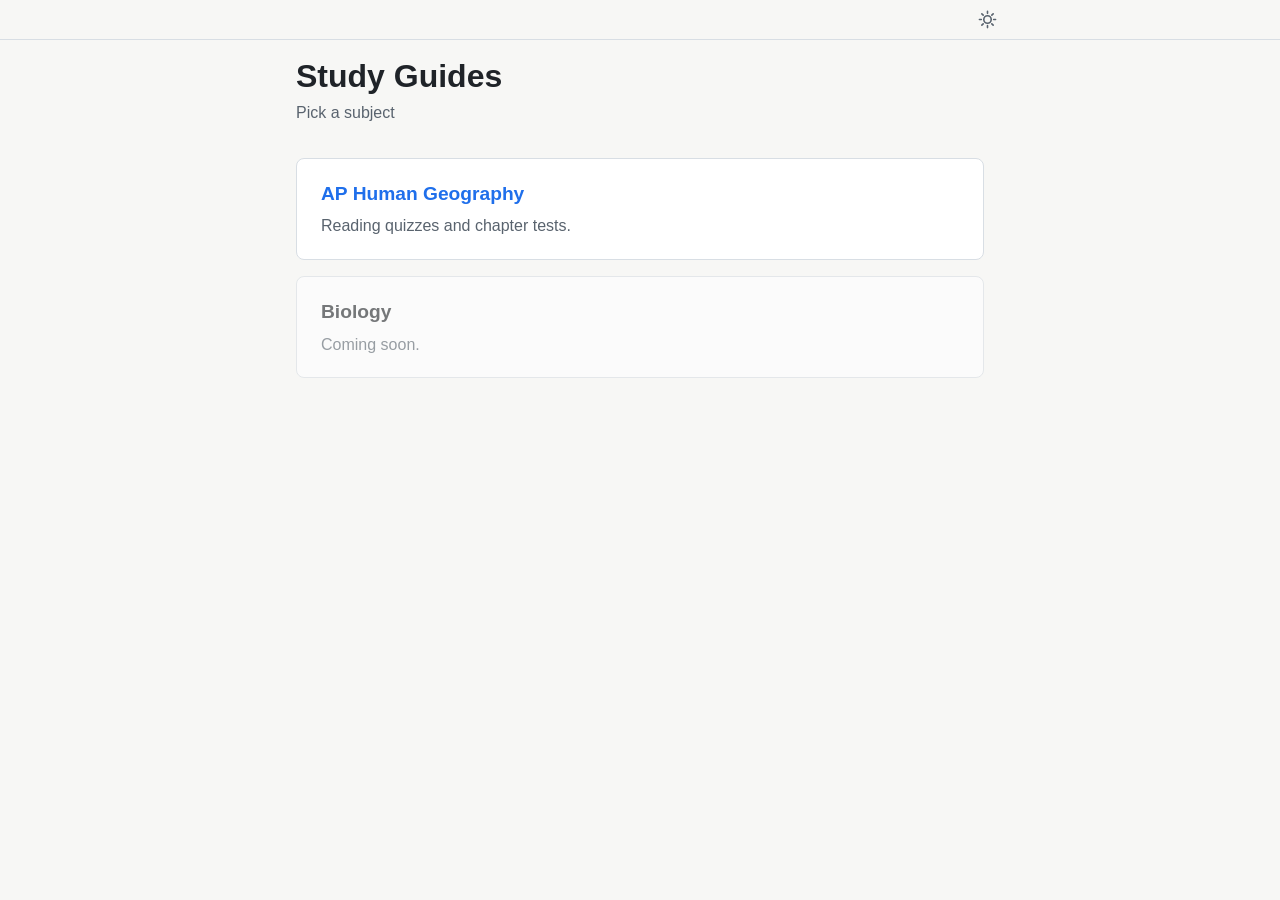
<file: index.html>
<!DOCTYPE html>
<html lang="en">
<head>
  <meta charset="utf-8">
  <meta name="viewport" content="width=device-width, initial-scale=1">
  <title>Study Guides</title>
  <meta name="description" content="Interactive study guides built from the reading: tap any term, chart or figure to go deeper." />
  <link rel="canonical" href="https://study.thejunkdrawerapp.com/" />
  <!-- Link previews (iMessage, Discord, X...). og:image must be an absolute URL, and scrapers cache it hard:
       a redesign needs a NEW filename, not a re-upload. Regenerate with tools/make-social-images.mjs. -->
  <meta property="og:site_name" content="Study Guides" />
  <meta property="og:type" content="website" />
  <meta property="og:title" content="Study Guides" />
  <meta property="og:description" content="Interactive study guides built from the reading: tap any term, chart or figure to go deeper." />
  <meta property="og:url" content="https://study.thejunkdrawerapp.com/" />
  <meta property="og:image" content="https://study.thejunkdrawerapp.com/og.png" />
  <meta property="og:image:width" content="1200" />
  <meta property="og:image:height" content="630" />
  <meta property="og:image:alt" content="Study Guides: learn the reading, not just the words" />
  <meta name="twitter:card" content="summary_large_image" />
  <meta name="twitter:image" content="https://study.thejunkdrawerapp.com/og.png" />
  <link rel="icon" href="/favicon.ico" sizes="16x16 32x32 48x48" />
  <link rel="icon" type="image/png" sizes="32x32" href="/favicon-32.png" />
  <link rel="icon" type="image/png" sizes="192x192" href="/favicon-192.png" />
  <link rel="apple-touch-icon" sizes="180x180" href="/apple-touch-icon.png" />
  <!-- Colors the browser's own chrome (Safari's toolbar, the iOS address bar) to match the page.
       Both tags are rewritten to the color actually in use by the script below and by the toggle,
       because older Safari ignores the media attribute and always takes the first tag. -->
  <meta name="theme-color" media="(prefers-color-scheme: light)" content="#f7f7f5" />
  <meta name="theme-color" media="(prefers-color-scheme: dark)" content="#0d1117" />
  <!-- The saved theme is read HERE, by a CLASSIC script, before the stylesheet: resolve it any
       later and the first paint is the wrong color before the right one arrives. data-theme
       (written by the toggle, absent when following the system) overrides the system preference.
       The background is declared here too, so a fast refresh never shows a ghost of the old page. -->
  <script>(function(){try{var d=document.documentElement,t=localStorage.getItem("tjd:theme");if(t==="dark"||t==="light")d.setAttribute("data-theme",t);var k=t==="dark"||(t!=="light"&&matchMedia("(prefers-color-scheme: dark)").matches),c=k?"#0d1117":"#f7f7f5",m=document.querySelectorAll('meta[name="theme-color"]');for(var i=0;i<m.length;i++)m[i].setAttribute("content",c);}catch(e){}})();</script>
  <style>
    :root { color-scheme: light dark; }
    html[data-theme="light"] { color-scheme: light; }
    html[data-theme="dark"] { color-scheme: dark; }
    html, body { background: #f7f7f5; background: light-dark(#f7f7f5, #0d1117); }
  </style>
  <link rel="stylesheet" href="/assets/style.css?v=48506fa5ce" data-turbo-track="reload">
  <!-- Instant client-side navigation (no full reload): Turbo Drive swaps pages in place. Every
       script that sets up a page must also re-run on turbo:load. Paths are root-absolute so the
       tag is identical on every page; otherwise Turbo would treat it as new and run it again. -->
  <script src="/assets/js/turbo.min.js?v=4b476e13a2" defer data-turbo-track="reload"></script>
  <script>
    /* Scroll restoration on reload.
       Safari records a history entry's scroll position on a LAG, so a fast flick followed
       immediately by a refresh restores where you were BEFORE the flick; Chrome records it
       eagerly and gets it right. Reading window.scrollY at pagehide is exact regardless of that
       lag, so on a reload we take restoration off the browser and do it ourselves. Turbo visits
       keep native "auto" - Turbo handles those itself.
       NOTE: an earlier version saved from a throttled scroll listener, which is what made the
       saved value stale in the first place. The pagehide read is the whole point; don't move it
       back into a scroll handler. */
    (function () {
      /* Computed at USE, never cached. Turbo does not re-run this script on a client-side visit:
         it merges the head, and this tag is byte-identical on every page, so it is treated as
         already present. A cached key therefore stayed pinned to whichever page was FIRST loaded,
         and every later scroll position was filed under that page's name. Land on /, click Pricing
         in the footer, scroll, refresh - the position was saved as "tjd:y:/" while the reload
         looked up "tjd:y:/pricing", found something stale or nothing, and left you near the top.
         Typing the URL never showed it, because that is a full load and the key was right. */
      function KEY() { return "tjd:y:" + location.pathname; }
      var nav = performance.getEntriesByType && performance.getEntriesByType("navigation")[0];
      var isReload = nav ? nav.type === "reload" : (performance.navigation || {}).type === 1;
      var settled = !isReload;

      function setMode(m) { try { history.scrollRestoration = m; } catch (e) {} }
      function remember() { try { sessionStorage.setItem(KEY(), String(window.scrollY || 0)); } catch (e) {} }

      /* pagehide covers reload / navigation / close; visibilitychange catches iOS Safari, which
         can discard a tab without ever firing pagehide. */
      addEventListener("pagehide", remember);
      addEventListener("visibilitychange", function () {
        if (document.visibilityState === "hidden") remember();
      });
      /* Turbo forces "manual" when it boots (defer); re-assert "auto" once we're not mid-restore. */
      addEventListener("turbo:load", function () { if (settled) setMode("auto"); });

      if (settled) { setMode("auto"); return; }

      setMode("manual");            /* stop Safari restoring its own stale value */
      var target = 0;
      try { target = parseInt(sessionStorage.getItem(KEY()), 10) || 0; } catch (e) {}
      if (target <= 0) { settled = true; setMode("auto"); return; }

      function done() { settled = true; setMode("auto"); }
      /* The moment the visitor scrolls themselves, stop fighting them. */
      addEventListener("wheel", done, { passive: true, once: true });
      addEventListener("touchstart", done, { passive: true, once: true });
      /* Only keys that actually scroll count. Canceling on ANY key meant that holding Cmd+R
         to refresh repeatedly landed the next R keydown on the freshly loading document, which
         read as "the visitor scrolled themselves", abandoned the restore and left them at the
         top. That is exactly the "refresh really fast and it jumps to the top" report. It shows
         up on the demo pages first because their content is drawn by script, so the restore is
         still running when the next keypress arrives; everywhere else it had already finished. */
      addEventListener("keydown", function (ev) {
        if (ev.metaKey || ev.ctrlKey || ev.altKey) return;
        if (/^(Arrow|Page)|^( |Home|End|Spacebar)$/.test(ev.key)) done();
      });

      var frames = 0, steady = 0, lastH = -1, loaded = false;
      addEventListener("load", function () { loaded = true; });
      function restore() {
        if (settled) return;
        var h = document.documentElement.scrollHeight;
        /* Clamp to what the page can actually scroll right now, so a still-growing document
           doesn't read as "we landed". */
        var want = Math.min(target, Math.max(0, h - innerHeight));
        if (Math.abs(window.scrollY - want) >= 2) window.scrollTo(0, want);
        /* Settle only once we are at the REAL target - not merely parked at the bottom of a
           document that is still growing. That distinction is the whole fix: on the first
           refresh the page is still short, so the clamped position looked like a successful
           landing, we stopped, and then the content grew underneath us and left the view at the
           top. Later refreshes hit warm caches, reached full height sooner, and happened to look
           correct. Height must also be stable and the load finished. */
        var atTarget = want === target && Math.abs(window.scrollY - want) < 2;
        if (loaded && h === lastH && atTarget) steady++; else steady = 0;
        lastH = h;
        /* Give up 180 frames after the page has LOADED, not 180 frames after this started. The
           old cap fired at roughly 3s whatever the document was doing, so a slow load that had
           not yet reached full height was abandoned mid-grow and left near the top: the clamp had
           nothing to clamp to yet. On a normal load nothing changes at all, because load fires
           long before the cap and the behavior is identical. The absolute ceiling is the
           backstop for a load event that never arrives. */
        frames++;
        if (steady >= 10 || (loaded && frames > 180) || frames > 600) { done(); return; }
        requestAnimationFrame(restore);
      }
      requestAnimationFrame(restore);
    })();
  </script>
  <script src="/assets/notes.js?v=48bd6c06e8" defer data-turbo-track="reload"></script>
  <script src="/assets/calc.js?v=43068d8bba" defer data-turbo-track="reload"></script>
  <script src="/assets/flashcards.js?v=1aeb45150a" defer data-turbo-track="reload"></script>
</head>
<body>
  <header class="site-header">
    <button type="button" class="theme-toggle" id="themeToggle" hidden>
      <svg class="i-light" viewBox="0 0 20 20" fill="none" stroke="currentColor" stroke-width="1.7" stroke-linecap="round" aria-hidden="true"><circle cx="10" cy="10" r="3.9" /><path d="M10 1.5v2M10 16.5v2M18.5 10h-2M3.5 10h-2M15.96 4.04l-1.42 1.42M5.46 14.54l-1.42 1.42M15.96 15.96l-1.42-1.42M5.46 5.46 4.04 4.04" /></svg>
      <svg class="i-dark" viewBox="0 0 20 20" fill="none" stroke="currentColor" stroke-width="1.7" stroke-linejoin="round" aria-hidden="true"><path d="M16.9 12.6A7.4 7.4 0 0 1 7.4 3.1a7.4 7.4 0 1 0 9.5 9.5Z" /></svg>
    </button>
  </header>
  <main>
    <h1>Study Guides</h1>
    <p class="subtitle">Pick a subject</p>

    <a class="card" href="/human-geo/">
      <h2>AP Human Geography</h2>
      <p>Reading quizzes and chapter tests.</p>
    </a>

    <div class="card card-soon" aria-disabled="true">
      <h2>Biology</h2>
      <p>Coming soon.</p>
    </div>
  </main>
  <script>
    /* Theme toggle: system → light → dark → system. The pre-paint script in <head> is what
       actually applies a stored choice; this only cycles it, so the two have to agree on the
       storage key and on the attribute name. Choosing "system" REMOVES both rather than storing
       a third value, which is what keeps the system preference the default and lets it go on
       working after the visitor stops overriding it. */
    (function () {
      var KEY = "tjd:theme";
      var LABEL = { light: "Switch to the dark theme", dark: "Switch to the light theme" };
      /* The theme you are LOOKING AT, which is not the same as the one that is stored: with
         nothing stored the page follows the system, and the button still has to flip away from
         whatever that produced. Reading the effective theme is the whole reason one press is
         enough - cycling the STORED value meant a visitor on a light system pressed once to go
         from light to light, saw nothing happen, and had to press again. */
      function shown() {
        var t = document.documentElement.getAttribute("data-theme");
        if (t === "light" || t === "dark") return t;
        try { return matchMedia("(prefers-color-scheme: dark)").matches ? "dark" : "light"; }
        catch (e) { return "light"; }
      }
      /* Safari tints its toolbar from theme-color, and it supported theme-color BEFORE it
         supported the media attribute on it. Such a Safari ignores media and takes the FIRST
         tag, which was the light one - so a dark page got a white band across the top of the
         window, which is what "a white frame around the favicon" turned out to be. Setting
         every tag to the color actually in use means it no longer matters which one a browser
         picks, or whether it understands media at all. */
      function chrome() {
        var el = document.querySelectorAll('meta[name="theme-color"]');
        var c = shown() === "dark" ? "#0d1117" : "#f7f7f5";
        for (var i = 0; i < el.length; i++) el[i].setAttribute("content", c);
      }
      function bind() {
        var btn = document.getElementById("themeToggle");
        if (!btn) return;
        chrome();
        /* A JS property, not a data- attribute: Turbo restores Back/Forward pages from a cloned
           snapshot that keeps attributes but drops listeners, so an attribute made the restored
           button look bound when it was dead. */
        if (btn._tjdBound) { btn.setAttribute("aria-label", LABEL[shown()]); return; }
        btn._tjdBound = true;
        btn.hidden = false;
        btn.setAttribute("aria-label", LABEL[shown()]);
        btn.addEventListener("click", function () {
          var next = shown() === "dark" ? "light" : "dark";
          document.documentElement.setAttribute("data-theme", next);
          /* Agreeing with the system stores NOTHING, so the page goes back to following it.
             Without this the override is permanent and invisible: one press months ago pins the
             site to light forever, and a visitor whose phone is in dark mode gets flashed white
             with no control that undoes it - the button only ever writes another override. This
             is the way back, and it needs no third state on a two-state button: press until the
             page matches your system and the override is gone. */
          try {
            var sys = matchMedia("(prefers-color-scheme: dark)").matches ? "dark" : "light";
            if (next === sys) localStorage.removeItem(KEY); else localStorage.setItem(KEY, next);
          } catch (e) {}
          btn.setAttribute("aria-label", LABEL[next]);
          chrome();
          /* Canvas pixels are not CSS and follow no token, so the demos that draw have to be told
             to redraw. Nothing else needs this: everything else is a var() and has already
             changed by the time this fires. */
          dispatchEvent(new CustomEvent("tjd:themechange"));
        });
      }
      /* Follow the system LIVE while nothing is stored. Someone reading at dusk with iOS set to
         switch automatically had the page stay light until they reloaded it. */
      try {
        matchMedia("(prefers-color-scheme: dark)").addEventListener("change", function () {
          var stored = null;
          try { stored = localStorage.getItem(KEY); } catch (e) {}
          if (stored === "light" || stored === "dark") return;
          document.documentElement.removeAttribute("data-theme");
          chrome();
          var b = document.getElementById("themeToggle");
          if (b) b.setAttribute("aria-label", LABEL[shown()]);
          dispatchEvent(new CustomEvent("tjd:themechange"));
        });
      } catch (e) {}

      bind();
      addEventListener("turbo:load", bind);
      /* Following the system and the system flips: the toolbar tint has to follow it too. */
      try {
        var mqT = matchMedia("(prefers-color-scheme: dark)");
        var onSys = function () { if (!document.documentElement.getAttribute("data-theme")) chrome(); };
        if (mqT.addEventListener) mqT.addEventListener("change", onSys);
        else if (mqT.addListener) mqT.addListener(onSys);
      } catch (e) {}
    })();
  </script>
</body>
</html>
</file>
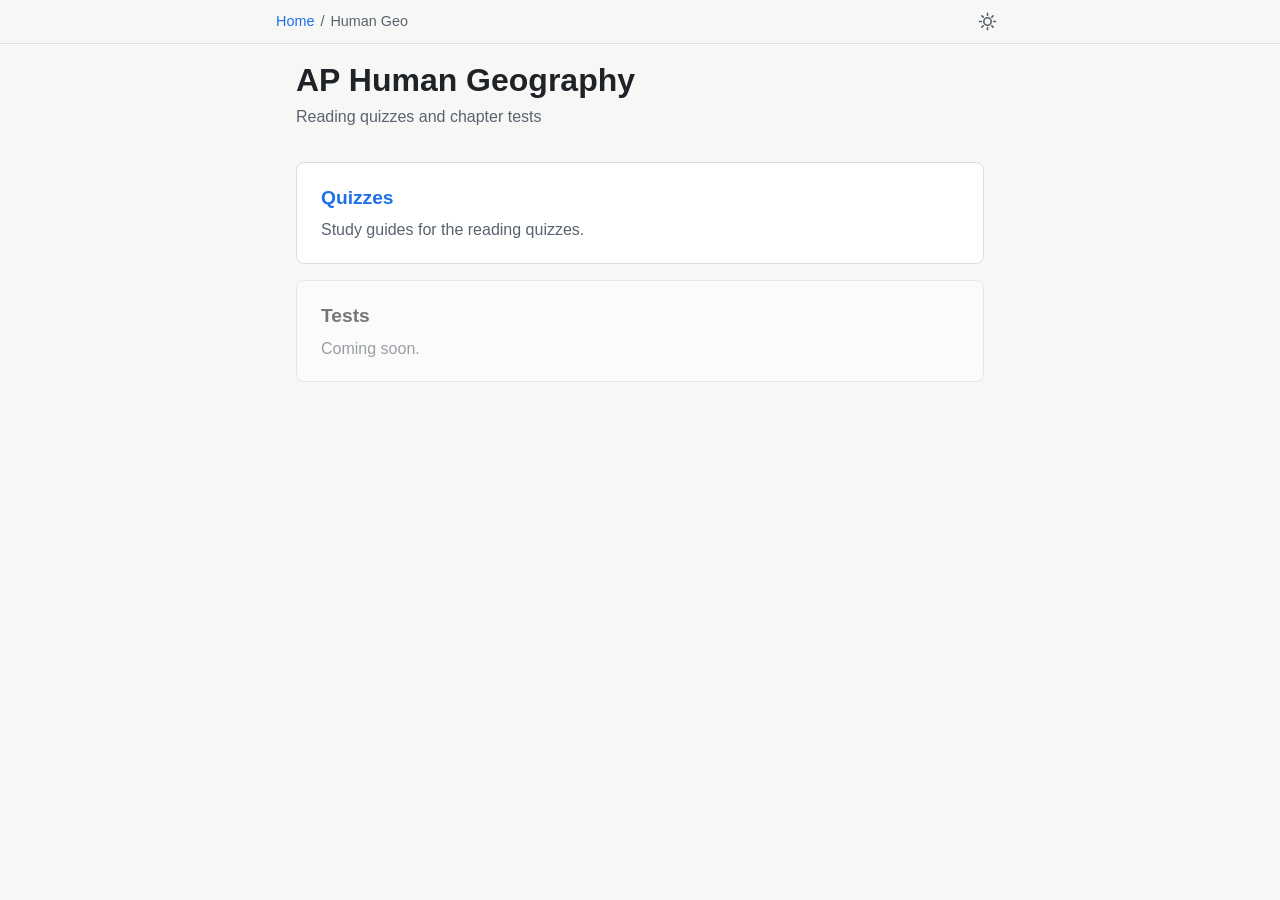
<file: human-geo/index.html>
<!DOCTYPE html>
<html lang="en">
<head>
  <meta charset="utf-8">
  <meta name="viewport" content="width=device-width, initial-scale=1">
  <title>AP Human Geography | Study Guides</title>
  <meta name="description" content="Reading-quiz and chapter-test guides for AP Human Geography, with interactive charts and tap-to-explain notes." />
  <link rel="canonical" href="https://study.thejunkdrawerapp.com/human-geo/" />
  <!-- Link previews (iMessage, Discord, X...). og:image must be an absolute URL, and scrapers cache it hard:
       a redesign needs a NEW filename, not a re-upload. Regenerate with tools/make-social-images.mjs. -->
  <meta property="og:site_name" content="Study Guides" />
  <meta property="og:type" content="website" />
  <meta property="og:title" content="AP Human Geography | Study Guides" />
  <meta property="og:description" content="Reading-quiz and chapter-test guides for AP Human Geography, with interactive charts and tap-to-explain notes." />
  <meta property="og:url" content="https://study.thejunkdrawerapp.com/human-geo/" />
  <meta property="og:image" content="https://study.thejunkdrawerapp.com/og-human-geo-3.png" />
  <meta property="og:image:width" content="1200" />
  <meta property="og:image:height" content="630" />
  <meta property="og:image:alt" content="AP Human Geography study guides" />
  <meta name="twitter:card" content="summary_large_image" />
  <meta name="twitter:image" content="https://study.thejunkdrawerapp.com/og-human-geo-3.png" />
  <link rel="icon" href="/favicon.ico" sizes="16x16 32x32 48x48" />
  <link rel="icon" type="image/png" sizes="32x32" href="/favicon-32.png" />
  <link rel="icon" type="image/png" sizes="192x192" href="/favicon-192.png" />
  <link rel="apple-touch-icon" sizes="180x180" href="/apple-touch-icon.png" />
  <!-- Colors the browser's own chrome (Safari's toolbar, the iOS address bar) to match the page.
       Both tags are rewritten to the color actually in use by the script below and by the toggle,
       because older Safari ignores the media attribute and always takes the first tag. -->
  <meta name="theme-color" media="(prefers-color-scheme: light)" content="#f7f7f5" />
  <meta name="theme-color" media="(prefers-color-scheme: dark)" content="#0d1117" />
  <!-- The saved theme is read HERE, by a CLASSIC script, before the stylesheet: resolve it any
       later and the first paint is the wrong color before the right one arrives. data-theme
       (written by the toggle, absent when following the system) overrides the system preference.
       The background is declared here too, so a fast refresh never shows a ghost of the old page. -->
  <script>(function(){try{var d=document.documentElement,t=localStorage.getItem("tjd:theme");if(t==="dark"||t==="light")d.setAttribute("data-theme",t);var k=t==="dark"||(t!=="light"&&matchMedia("(prefers-color-scheme: dark)").matches),c=k?"#0d1117":"#f7f7f5",m=document.querySelectorAll('meta[name="theme-color"]');for(var i=0;i<m.length;i++)m[i].setAttribute("content",c);}catch(e){}})();</script>
  <style>
    :root { color-scheme: light dark; }
    html[data-theme="light"] { color-scheme: light; }
    html[data-theme="dark"] { color-scheme: dark; }
    html, body { background: #f7f7f5; background: light-dark(#f7f7f5, #0d1117); }
  </style>
  <link rel="stylesheet" href="/assets/style.css?v=48506fa5ce" data-turbo-track="reload">
  <!-- Instant client-side navigation (no full reload): Turbo Drive swaps pages in place. Every
       script that sets up a page must also re-run on turbo:load. Paths are root-absolute so the
       tag is identical on every page; otherwise Turbo would treat it as new and run it again. -->
  <script src="/assets/js/turbo.min.js?v=4b476e13a2" defer data-turbo-track="reload"></script>
  <script>
    /* Scroll restoration on reload.
       Safari records a history entry's scroll position on a LAG, so a fast flick followed
       immediately by a refresh restores where you were BEFORE the flick; Chrome records it
       eagerly and gets it right. Reading window.scrollY at pagehide is exact regardless of that
       lag, so on a reload we take restoration off the browser and do it ourselves. Turbo visits
       keep native "auto" - Turbo handles those itself.
       NOTE: an earlier version saved from a throttled scroll listener, which is what made the
       saved value stale in the first place. The pagehide read is the whole point; don't move it
       back into a scroll handler. */
    (function () {
      /* Computed at USE, never cached. Turbo does not re-run this script on a client-side visit:
         it merges the head, and this tag is byte-identical on every page, so it is treated as
         already present. A cached key therefore stayed pinned to whichever page was FIRST loaded,
         and every later scroll position was filed under that page's name. Land on /, click Pricing
         in the footer, scroll, refresh - the position was saved as "tjd:y:/" while the reload
         looked up "tjd:y:/pricing", found something stale or nothing, and left you near the top.
         Typing the URL never showed it, because that is a full load and the key was right. */
      function KEY() { return "tjd:y:" + location.pathname; }
      var nav = performance.getEntriesByType && performance.getEntriesByType("navigation")[0];
      var isReload = nav ? nav.type === "reload" : (performance.navigation || {}).type === 1;
      var settled = !isReload;

      function setMode(m) { try { history.scrollRestoration = m; } catch (e) {} }
      function remember() { try { sessionStorage.setItem(KEY(), String(window.scrollY || 0)); } catch (e) {} }

      /* pagehide covers reload / navigation / close; visibilitychange catches iOS Safari, which
         can discard a tab without ever firing pagehide. */
      addEventListener("pagehide", remember);
      addEventListener("visibilitychange", function () {
        if (document.visibilityState === "hidden") remember();
      });
      /* Turbo forces "manual" when it boots (defer); re-assert "auto" once we're not mid-restore. */
      addEventListener("turbo:load", function () { if (settled) setMode("auto"); });

      if (settled) { setMode("auto"); return; }

      setMode("manual");            /* stop Safari restoring its own stale value */
      var target = 0;
      try { target = parseInt(sessionStorage.getItem(KEY()), 10) || 0; } catch (e) {}
      if (target <= 0) { settled = true; setMode("auto"); return; }

      function done() { settled = true; setMode("auto"); }
      /* The moment the visitor scrolls themselves, stop fighting them. */
      addEventListener("wheel", done, { passive: true, once: true });
      addEventListener("touchstart", done, { passive: true, once: true });
      /* Only keys that actually scroll count. Canceling on ANY key meant that holding Cmd+R
         to refresh repeatedly landed the next R keydown on the freshly loading document, which
         read as "the visitor scrolled themselves", abandoned the restore and left them at the
         top. That is exactly the "refresh really fast and it jumps to the top" report. It shows
         up on the demo pages first because their content is drawn by script, so the restore is
         still running when the next keypress arrives; everywhere else it had already finished. */
      addEventListener("keydown", function (ev) {
        if (ev.metaKey || ev.ctrlKey || ev.altKey) return;
        if (/^(Arrow|Page)|^( |Home|End|Spacebar)$/.test(ev.key)) done();
      });

      var frames = 0, steady = 0, lastH = -1, loaded = false;
      addEventListener("load", function () { loaded = true; });
      function restore() {
        if (settled) return;
        var h = document.documentElement.scrollHeight;
        /* Clamp to what the page can actually scroll right now, so a still-growing document
           doesn't read as "we landed". */
        var want = Math.min(target, Math.max(0, h - innerHeight));
        if (Math.abs(window.scrollY - want) >= 2) window.scrollTo(0, want);
        /* Settle only once we are at the REAL target - not merely parked at the bottom of a
           document that is still growing. That distinction is the whole fix: on the first
           refresh the page is still short, so the clamped position looked like a successful
           landing, we stopped, and then the content grew underneath us and left the view at the
           top. Later refreshes hit warm caches, reached full height sooner, and happened to look
           correct. Height must also be stable and the load finished. */
        var atTarget = want === target && Math.abs(window.scrollY - want) < 2;
        if (loaded && h === lastH && atTarget) steady++; else steady = 0;
        lastH = h;
        /* Give up 180 frames after the page has LOADED, not 180 frames after this started. The
           old cap fired at roughly 3s whatever the document was doing, so a slow load that had
           not yet reached full height was abandoned mid-grow and left near the top: the clamp had
           nothing to clamp to yet. On a normal load nothing changes at all, because load fires
           long before the cap and the behavior is identical. The absolute ceiling is the
           backstop for a load event that never arrives. */
        frames++;
        if (steady >= 10 || (loaded && frames > 180) || frames > 600) { done(); return; }
        requestAnimationFrame(restore);
      }
      requestAnimationFrame(restore);
    })();
  </script>
  <script src="/assets/notes.js?v=48bd6c06e8" defer data-turbo-track="reload"></script>
  <script src="/assets/calc.js?v=43068d8bba" defer data-turbo-track="reload"></script>
  <script src="/assets/flashcards.js?v=1aeb45150a" defer data-turbo-track="reload"></script>
</head>
<body>
  <header class="site-header">
    <nav class="breadcrumbs">
      <a href="/">Home</a><span>/</span><span class="here">Human Geo</span>
    </nav>
    <button type="button" class="theme-toggle" id="themeToggle" hidden>
      <svg class="i-light" viewBox="0 0 20 20" fill="none" stroke="currentColor" stroke-width="1.7" stroke-linecap="round" aria-hidden="true"><circle cx="10" cy="10" r="3.9" /><path d="M10 1.5v2M10 16.5v2M18.5 10h-2M3.5 10h-2M15.96 4.04l-1.42 1.42M5.46 14.54l-1.42 1.42M15.96 15.96l-1.42-1.42M5.46 5.46 4.04 4.04" /></svg>
      <svg class="i-dark" viewBox="0 0 20 20" fill="none" stroke="currentColor" stroke-width="1.7" stroke-linejoin="round" aria-hidden="true"><path d="M16.9 12.6A7.4 7.4 0 0 1 7.4 3.1a7.4 7.4 0 1 0 9.5 9.5Z" /></svg>
    </button>
  </header>
  <main>
    <h1>AP Human Geography</h1>
    <p class="subtitle">Reading quizzes and chapter tests</p>

    <a class="card" href="/human-geo/quiz/">
      <h2>Quizzes</h2>
      <p>Study guides for the reading quizzes.</p>
    </a>

    <div class="card card-soon" aria-disabled="true">
      <h2>Tests</h2>
      <p>Coming soon.</p>
    </div>
  </main>
  <script>
    /* Theme toggle: system → light → dark → system. The pre-paint script in <head> is what
       actually applies a stored choice; this only cycles it, so the two have to agree on the
       storage key and on the attribute name. Choosing "system" REMOVES both rather than storing
       a third value, which is what keeps the system preference the default and lets it go on
       working after the visitor stops overriding it. */
    (function () {
      var KEY = "tjd:theme";
      var LABEL = { light: "Switch to the dark theme", dark: "Switch to the light theme" };
      /* The theme you are LOOKING AT, which is not the same as the one that is stored: with
         nothing stored the page follows the system, and the button still has to flip away from
         whatever that produced. Reading the effective theme is the whole reason one press is
         enough - cycling the STORED value meant a visitor on a light system pressed once to go
         from light to light, saw nothing happen, and had to press again. */
      function shown() {
        var t = document.documentElement.getAttribute("data-theme");
        if (t === "light" || t === "dark") return t;
        try { return matchMedia("(prefers-color-scheme: dark)").matches ? "dark" : "light"; }
        catch (e) { return "light"; }
      }
      /* Safari tints its toolbar from theme-color, and it supported theme-color BEFORE it
         supported the media attribute on it. Such a Safari ignores media and takes the FIRST
         tag, which was the light one - so a dark page got a white band across the top of the
         window, which is what "a white frame around the favicon" turned out to be. Setting
         every tag to the color actually in use means it no longer matters which one a browser
         picks, or whether it understands media at all. */
      function chrome() {
        var el = document.querySelectorAll('meta[name="theme-color"]');
        var c = shown() === "dark" ? "#0d1117" : "#f7f7f5";
        for (var i = 0; i < el.length; i++) el[i].setAttribute("content", c);
      }
      function bind() {
        var btn = document.getElementById("themeToggle");
        if (!btn) return;
        chrome();
        /* A JS property, not a data- attribute: Turbo restores Back/Forward pages from a cloned
           snapshot that keeps attributes but drops listeners, so an attribute made the restored
           button look bound when it was dead. */
        if (btn._tjdBound) { btn.setAttribute("aria-label", LABEL[shown()]); return; }
        btn._tjdBound = true;
        btn.hidden = false;
        btn.setAttribute("aria-label", LABEL[shown()]);
        btn.addEventListener("click", function () {
          var next = shown() === "dark" ? "light" : "dark";
          document.documentElement.setAttribute("data-theme", next);
          /* Agreeing with the system stores NOTHING, so the page goes back to following it.
             Without this the override is permanent and invisible: one press months ago pins the
             site to light forever, and a visitor whose phone is in dark mode gets flashed white
             with no control that undoes it - the button only ever writes another override. This
             is the way back, and it needs no third state on a two-state button: press until the
             page matches your system and the override is gone. */
          try {
            var sys = matchMedia("(prefers-color-scheme: dark)").matches ? "dark" : "light";
            if (next === sys) localStorage.removeItem(KEY); else localStorage.setItem(KEY, next);
          } catch (e) {}
          btn.setAttribute("aria-label", LABEL[next]);
          chrome();
          /* Canvas pixels are not CSS and follow no token, so the demos that draw have to be told
             to redraw. Nothing else needs this: everything else is a var() and has already
             changed by the time this fires. */
          dispatchEvent(new CustomEvent("tjd:themechange"));
        });
      }
      /* Follow the system LIVE while nothing is stored. Someone reading at dusk with iOS set to
         switch automatically had the page stay light until they reloaded it. */
      try {
        matchMedia("(prefers-color-scheme: dark)").addEventListener("change", function () {
          var stored = null;
          try { stored = localStorage.getItem(KEY); } catch (e) {}
          if (stored === "light" || stored === "dark") return;
          document.documentElement.removeAttribute("data-theme");
          chrome();
          var b = document.getElementById("themeToggle");
          if (b) b.setAttribute("aria-label", LABEL[shown()]);
          dispatchEvent(new CustomEvent("tjd:themechange"));
        });
      } catch (e) {}

      bind();
      addEventListener("turbo:load", bind);
      /* Following the system and the system flips: the toolbar tint has to follow it too. */
      try {
        var mqT = matchMedia("(prefers-color-scheme: dark)");
        var onSys = function () { if (!document.documentElement.getAttribute("data-theme")) chrome(); };
        if (mqT.addEventListener) mqT.addEventListener("change", onSys);
        else if (mqT.addListener) mqT.addListener(onSys);
      } catch (e) {}
    })();
  </script>
</body>
</html>
</file>
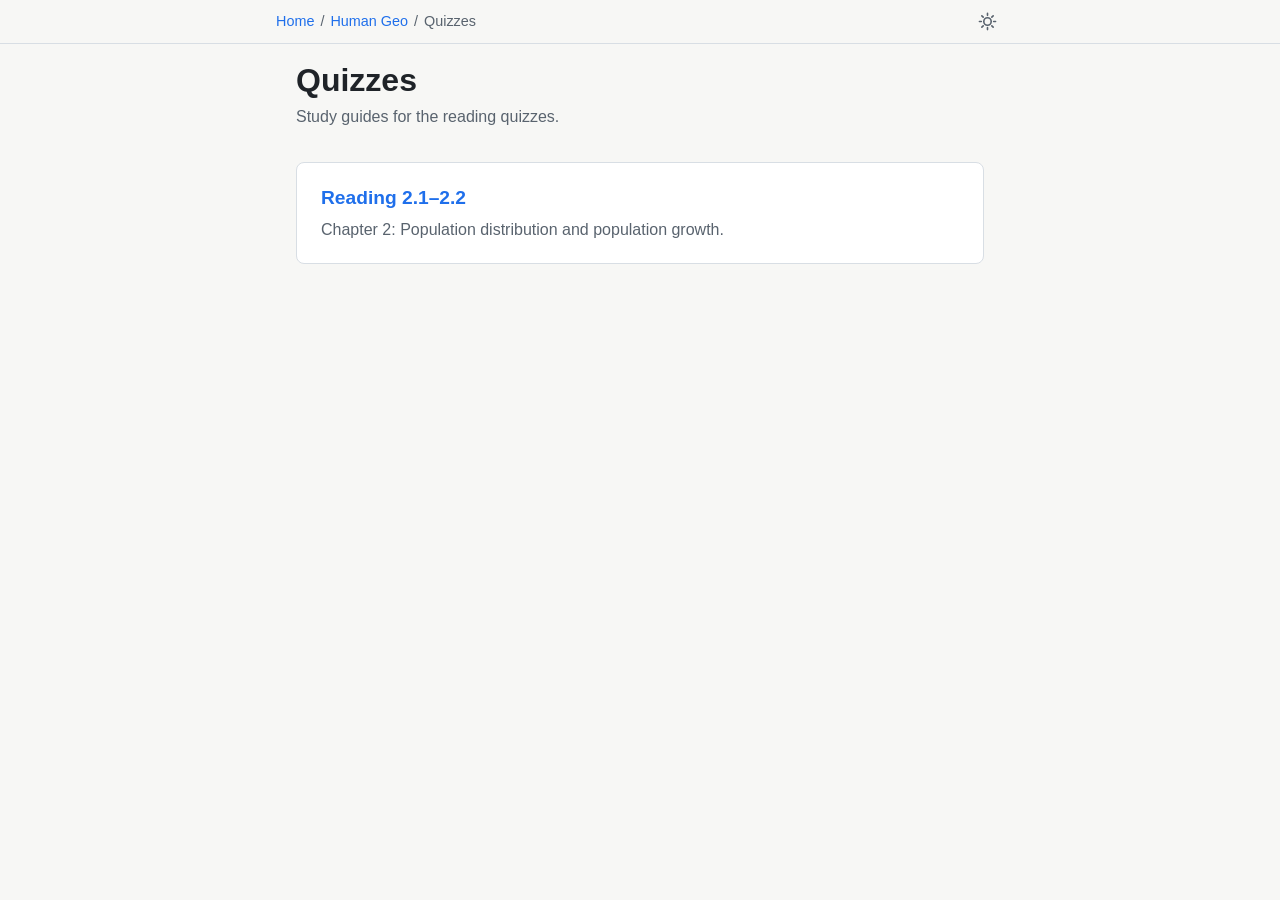
<file: quiz/index.html>
<!DOCTYPE html>
<html lang="en">
<head>
  <meta charset="utf-8">
  <meta name="viewport" content="width=device-width, initial-scale=1">
  <title>Moved | Study Guides</title>
  <meta name="robots" content="noindex">
  <meta name="description" content="Study guides for each AP Human Geography reading quiz." />
  <!-- Link previews (iMessage, Discord, X...). og:image must be an absolute URL, and scrapers cache it hard:
       a redesign needs a NEW filename, not a re-upload. Regenerate with tools/make-social-images.mjs. -->
  <meta property="og:site_name" content="Study Guides" />
  <meta property="og:type" content="website" />
  <meta property="og:title" content="Quizzes | AP Human Geography" />
  <meta property="og:description" content="Study guides for each AP Human Geography reading quiz." />
  <meta property="og:url" content="https://study.thejunkdrawerapp.com/human-geo/quiz/" />
  <meta property="og:image" content="https://study.thejunkdrawerapp.com/og-human-geo-3.png" />
  <meta property="og:image:width" content="1200" />
  <meta property="og:image:height" content="630" />
  <meta property="og:image:alt" content="AP Human Geography study guides" />
  <meta name="twitter:card" content="summary_large_image" />
  <meta name="twitter:image" content="https://study.thejunkdrawerapp.com/og-human-geo-3.png" />
  <link rel="icon" href="/favicon.ico" sizes="16x16 32x32 48x48" />
  <link rel="icon" type="image/png" sizes="32x32" href="/favicon-32.png" />
  <link rel="icon" type="image/png" sizes="192x192" href="/favicon-192.png" />
  <link rel="apple-touch-icon" sizes="180x180" href="/apple-touch-icon.png" />
  <link rel="canonical" href="/human-geo/quiz/">
  <meta http-equiv="refresh" content="0; url=/human-geo/quiz/">
  <script>location.replace("/human-geo/quiz/" + location.hash);</script>
</head>
<body>
  <p>This page moved to <a href="/human-geo/quiz/">/human-geo/quiz/</a>.</p>
</body>
</html>
</file>
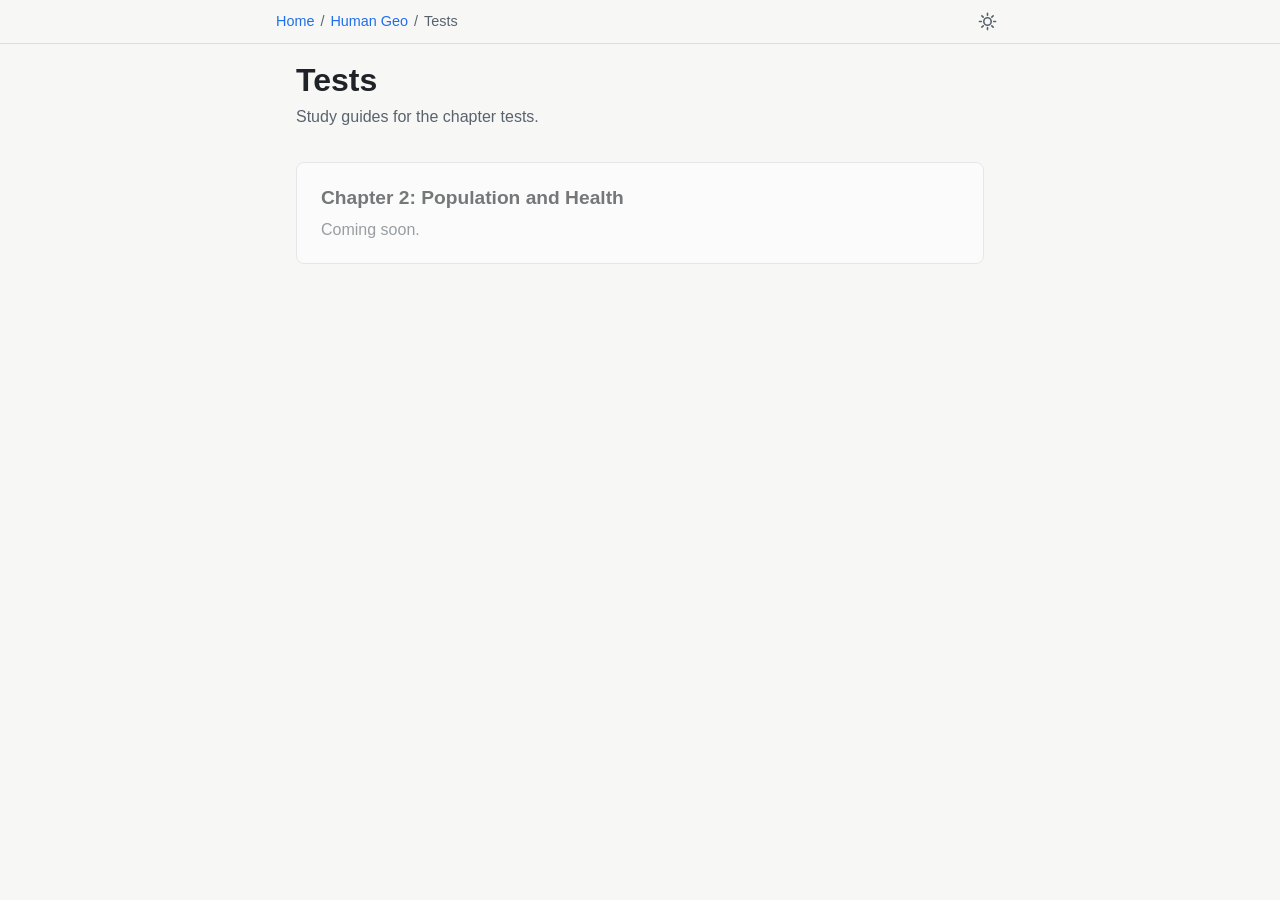
<file: test/index.html>
<!DOCTYPE html>
<html lang="en">
<head>
  <meta charset="utf-8">
  <meta name="viewport" content="width=device-width, initial-scale=1">
  <title>Moved | Study Guides</title>
  <meta name="robots" content="noindex">
  <meta name="description" content="Study guides for each AP Human Geography chapter test." />
  <!-- Link previews (iMessage, Discord, X...). og:image must be an absolute URL, and scrapers cache it hard:
       a redesign needs a NEW filename, not a re-upload. Regenerate with tools/make-social-images.mjs. -->
  <meta property="og:site_name" content="Study Guides" />
  <meta property="og:type" content="website" />
  <meta property="og:title" content="Tests | AP Human Geography" />
  <meta property="og:description" content="Study guides for each AP Human Geography chapter test." />
  <meta property="og:url" content="https://study.thejunkdrawerapp.com/human-geo/test/" />
  <meta property="og:image" content="https://study.thejunkdrawerapp.com/og-human-geo-3.png" />
  <meta property="og:image:width" content="1200" />
  <meta property="og:image:height" content="630" />
  <meta property="og:image:alt" content="AP Human Geography study guides" />
  <meta name="twitter:card" content="summary_large_image" />
  <meta name="twitter:image" content="https://study.thejunkdrawerapp.com/og-human-geo-3.png" />
  <link rel="icon" href="/favicon.ico" sizes="16x16 32x32 48x48" />
  <link rel="icon" type="image/png" sizes="32x32" href="/favicon-32.png" />
  <link rel="icon" type="image/png" sizes="192x192" href="/favicon-192.png" />
  <link rel="apple-touch-icon" sizes="180x180" href="/apple-touch-icon.png" />
  <link rel="canonical" href="/human-geo/test/">
  <meta http-equiv="refresh" content="0; url=/human-geo/test/">
  <script>location.replace("/human-geo/test/" + location.hash);</script>
</head>
<body>
  <p>This page moved to <a href="/human-geo/test/">/human-geo/test/</a>.</p>
</body>
</html>
</file>
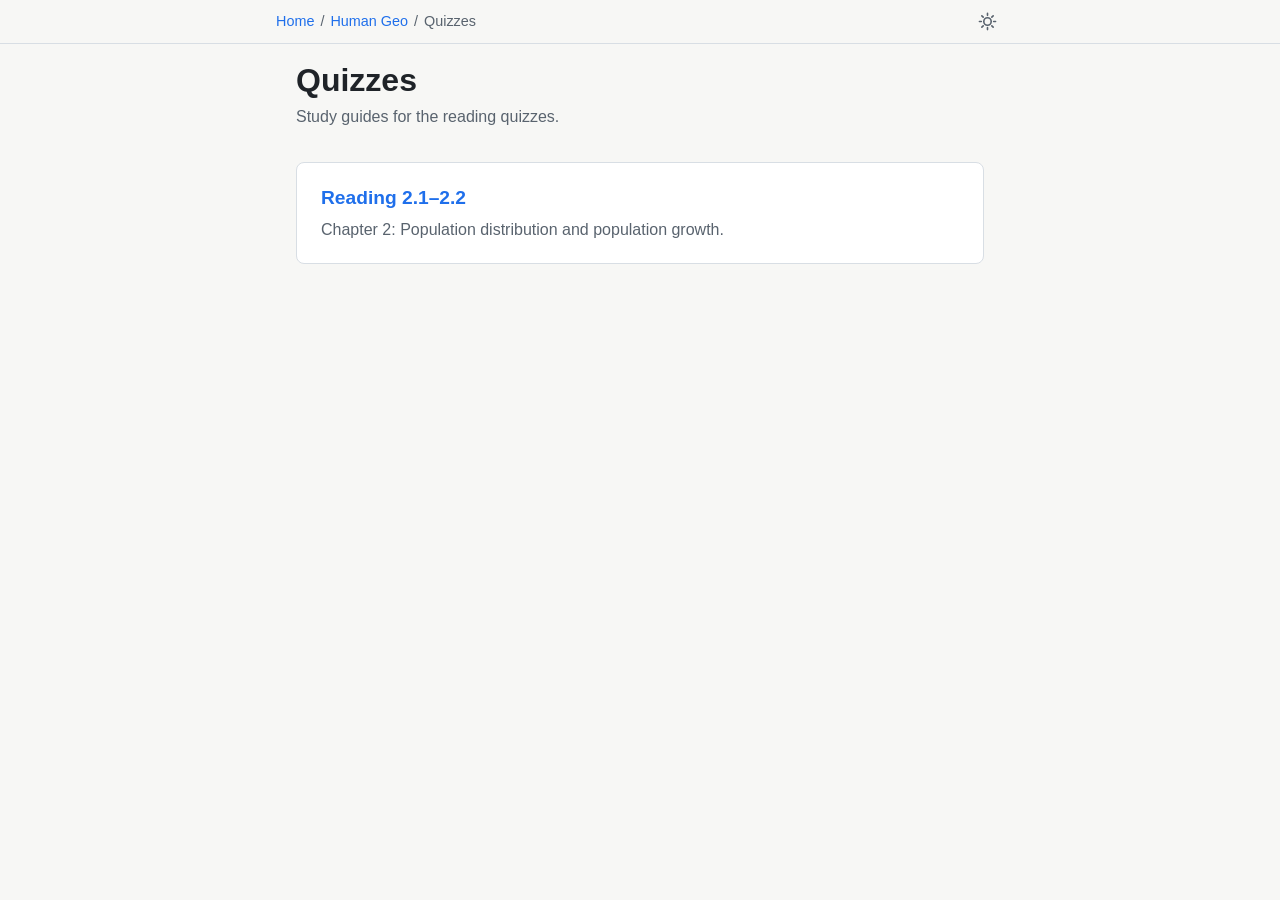
<file: human-geo/quiz/index.html>
<!DOCTYPE html>
<html lang="en">
<head>
  <meta charset="utf-8">
  <meta name="viewport" content="width=device-width, initial-scale=1">
  <title>Quizzes | AP Human Geography</title>
  <meta name="description" content="Study guides for each AP Human Geography reading quiz." />
  <link rel="canonical" href="https://study.thejunkdrawerapp.com/human-geo/quiz/" />
  <!-- Link previews (iMessage, Discord, X...). og:image must be an absolute URL, and scrapers cache it hard:
       a redesign needs a NEW filename, not a re-upload. Regenerate with tools/make-social-images.mjs. -->
  <meta property="og:site_name" content="Study Guides" />
  <meta property="og:type" content="website" />
  <meta property="og:title" content="Quizzes | AP Human Geography" />
  <meta property="og:description" content="Study guides for each AP Human Geography reading quiz." />
  <meta property="og:url" content="https://study.thejunkdrawerapp.com/human-geo/quiz/" />
  <meta property="og:image" content="https://study.thejunkdrawerapp.com/og-human-geo-3.png" />
  <meta property="og:image:width" content="1200" />
  <meta property="og:image:height" content="630" />
  <meta property="og:image:alt" content="AP Human Geography study guides" />
  <meta name="twitter:card" content="summary_large_image" />
  <meta name="twitter:image" content="https://study.thejunkdrawerapp.com/og-human-geo-3.png" />
  <link rel="icon" href="/favicon.ico" sizes="16x16 32x32 48x48" />
  <link rel="icon" type="image/png" sizes="32x32" href="/favicon-32.png" />
  <link rel="icon" type="image/png" sizes="192x192" href="/favicon-192.png" />
  <link rel="apple-touch-icon" sizes="180x180" href="/apple-touch-icon.png" />
  <!-- Colors the browser's own chrome (Safari's toolbar, the iOS address bar) to match the page.
       Both tags are rewritten to the color actually in use by the script below and by the toggle,
       because older Safari ignores the media attribute and always takes the first tag. -->
  <meta name="theme-color" media="(prefers-color-scheme: light)" content="#f7f7f5" />
  <meta name="theme-color" media="(prefers-color-scheme: dark)" content="#0d1117" />
  <!-- The saved theme is read HERE, by a CLASSIC script, before the stylesheet: resolve it any
       later and the first paint is the wrong color before the right one arrives. data-theme
       (written by the toggle, absent when following the system) overrides the system preference.
       The background is declared here too, so a fast refresh never shows a ghost of the old page. -->
  <script>(function(){try{var d=document.documentElement,t=localStorage.getItem("tjd:theme");if(t==="dark"||t==="light")d.setAttribute("data-theme",t);var k=t==="dark"||(t!=="light"&&matchMedia("(prefers-color-scheme: dark)").matches),c=k?"#0d1117":"#f7f7f5",m=document.querySelectorAll('meta[name="theme-color"]');for(var i=0;i<m.length;i++)m[i].setAttribute("content",c);}catch(e){}})();</script>
  <style>
    :root { color-scheme: light dark; }
    html[data-theme="light"] { color-scheme: light; }
    html[data-theme="dark"] { color-scheme: dark; }
    html, body { background: #f7f7f5; background: light-dark(#f7f7f5, #0d1117); }
  </style>
  <link rel="stylesheet" href="/assets/style.css?v=48506fa5ce" data-turbo-track="reload">
  <!-- Instant client-side navigation (no full reload): Turbo Drive swaps pages in place. Every
       script that sets up a page must also re-run on turbo:load. Paths are root-absolute so the
       tag is identical on every page; otherwise Turbo would treat it as new and run it again. -->
  <script src="/assets/js/turbo.min.js?v=4b476e13a2" defer data-turbo-track="reload"></script>
  <script>
    /* Scroll restoration on reload.
       Safari records a history entry's scroll position on a LAG, so a fast flick followed
       immediately by a refresh restores where you were BEFORE the flick; Chrome records it
       eagerly and gets it right. Reading window.scrollY at pagehide is exact regardless of that
       lag, so on a reload we take restoration off the browser and do it ourselves. Turbo visits
       keep native "auto" - Turbo handles those itself.
       NOTE: an earlier version saved from a throttled scroll listener, which is what made the
       saved value stale in the first place. The pagehide read is the whole point; don't move it
       back into a scroll handler. */
    (function () {
      /* Computed at USE, never cached. Turbo does not re-run this script on a client-side visit:
         it merges the head, and this tag is byte-identical on every page, so it is treated as
         already present. A cached key therefore stayed pinned to whichever page was FIRST loaded,
         and every later scroll position was filed under that page's name. Land on /, click Pricing
         in the footer, scroll, refresh - the position was saved as "tjd:y:/" while the reload
         looked up "tjd:y:/pricing", found something stale or nothing, and left you near the top.
         Typing the URL never showed it, because that is a full load and the key was right. */
      function KEY() { return "tjd:y:" + location.pathname; }
      var nav = performance.getEntriesByType && performance.getEntriesByType("navigation")[0];
      var isReload = nav ? nav.type === "reload" : (performance.navigation || {}).type === 1;
      var settled = !isReload;

      function setMode(m) { try { history.scrollRestoration = m; } catch (e) {} }
      function remember() { try { sessionStorage.setItem(KEY(), String(window.scrollY || 0)); } catch (e) {} }

      /* pagehide covers reload / navigation / close; visibilitychange catches iOS Safari, which
         can discard a tab without ever firing pagehide. */
      addEventListener("pagehide", remember);
      addEventListener("visibilitychange", function () {
        if (document.visibilityState === "hidden") remember();
      });
      /* Turbo forces "manual" when it boots (defer); re-assert "auto" once we're not mid-restore. */
      addEventListener("turbo:load", function () { if (settled) setMode("auto"); });

      if (settled) { setMode("auto"); return; }

      setMode("manual");            /* stop Safari restoring its own stale value */
      var target = 0;
      try { target = parseInt(sessionStorage.getItem(KEY()), 10) || 0; } catch (e) {}
      if (target <= 0) { settled = true; setMode("auto"); return; }

      function done() { settled = true; setMode("auto"); }
      /* The moment the visitor scrolls themselves, stop fighting them. */
      addEventListener("wheel", done, { passive: true, once: true });
      addEventListener("touchstart", done, { passive: true, once: true });
      /* Only keys that actually scroll count. Canceling on ANY key meant that holding Cmd+R
         to refresh repeatedly landed the next R keydown on the freshly loading document, which
         read as "the visitor scrolled themselves", abandoned the restore and left them at the
         top. That is exactly the "refresh really fast and it jumps to the top" report. It shows
         up on the demo pages first because their content is drawn by script, so the restore is
         still running when the next keypress arrives; everywhere else it had already finished. */
      addEventListener("keydown", function (ev) {
        if (ev.metaKey || ev.ctrlKey || ev.altKey) return;
        if (/^(Arrow|Page)|^( |Home|End|Spacebar)$/.test(ev.key)) done();
      });

      var frames = 0, steady = 0, lastH = -1, loaded = false;
      addEventListener("load", function () { loaded = true; });
      function restore() {
        if (settled) return;
        var h = document.documentElement.scrollHeight;
        /* Clamp to what the page can actually scroll right now, so a still-growing document
           doesn't read as "we landed". */
        var want = Math.min(target, Math.max(0, h - innerHeight));
        if (Math.abs(window.scrollY - want) >= 2) window.scrollTo(0, want);
        /* Settle only once we are at the REAL target - not merely parked at the bottom of a
           document that is still growing. That distinction is the whole fix: on the first
           refresh the page is still short, so the clamped position looked like a successful
           landing, we stopped, and then the content grew underneath us and left the view at the
           top. Later refreshes hit warm caches, reached full height sooner, and happened to look
           correct. Height must also be stable and the load finished. */
        var atTarget = want === target && Math.abs(window.scrollY - want) < 2;
        if (loaded && h === lastH && atTarget) steady++; else steady = 0;
        lastH = h;
        /* Give up 180 frames after the page has LOADED, not 180 frames after this started. The
           old cap fired at roughly 3s whatever the document was doing, so a slow load that had
           not yet reached full height was abandoned mid-grow and left near the top: the clamp had
           nothing to clamp to yet. On a normal load nothing changes at all, because load fires
           long before the cap and the behavior is identical. The absolute ceiling is the
           backstop for a load event that never arrives. */
        frames++;
        if (steady >= 10 || (loaded && frames > 180) || frames > 600) { done(); return; }
        requestAnimationFrame(restore);
      }
      requestAnimationFrame(restore);
    })();
  </script>
  <script src="/assets/notes.js?v=48bd6c06e8" defer data-turbo-track="reload"></script>
  <script src="/assets/calc.js?v=43068d8bba" defer data-turbo-track="reload"></script>
  <script src="/assets/flashcards.js?v=1aeb45150a" defer data-turbo-track="reload"></script>
</head>
<body>
  <header class="site-header">
    <nav class="breadcrumbs">
      <a href="/">Home</a><span>/</span><a href="/human-geo/">Human Geo</a><span>/</span><span class="here">Quizzes</span>
    </nav>
    <button type="button" class="theme-toggle" id="themeToggle" hidden>
      <svg class="i-light" viewBox="0 0 20 20" fill="none" stroke="currentColor" stroke-width="1.7" stroke-linecap="round" aria-hidden="true"><circle cx="10" cy="10" r="3.9" /><path d="M10 1.5v2M10 16.5v2M18.5 10h-2M3.5 10h-2M15.96 4.04l-1.42 1.42M5.46 14.54l-1.42 1.42M15.96 15.96l-1.42-1.42M5.46 5.46 4.04 4.04" /></svg>
      <svg class="i-dark" viewBox="0 0 20 20" fill="none" stroke="currentColor" stroke-width="1.7" stroke-linejoin="round" aria-hidden="true"><path d="M16.9 12.6A7.4 7.4 0 0 1 7.4 3.1a7.4 7.4 0 1 0 9.5 9.5Z" /></svg>
    </button>
  </header>
  <main>
    <h1>Quizzes</h1>
    <p class="subtitle">Study guides for the reading quizzes.</p>

    <a class="card" href="/human-geo/quiz/reading-2.1-2.2/">
      <h2>Reading 2.1–2.2</h2>
      <p>Chapter 2: Population distribution and population growth.</p>
    </a>
  </main>
  <script>
    /* Theme toggle: system → light → dark → system. The pre-paint script in <head> is what
       actually applies a stored choice; this only cycles it, so the two have to agree on the
       storage key and on the attribute name. Choosing "system" REMOVES both rather than storing
       a third value, which is what keeps the system preference the default and lets it go on
       working after the visitor stops overriding it. */
    (function () {
      var KEY = "tjd:theme";
      var LABEL = { light: "Switch to the dark theme", dark: "Switch to the light theme" };
      /* The theme you are LOOKING AT, which is not the same as the one that is stored: with
         nothing stored the page follows the system, and the button still has to flip away from
         whatever that produced. Reading the effective theme is the whole reason one press is
         enough - cycling the STORED value meant a visitor on a light system pressed once to go
         from light to light, saw nothing happen, and had to press again. */
      function shown() {
        var t = document.documentElement.getAttribute("data-theme");
        if (t === "light" || t === "dark") return t;
        try { return matchMedia("(prefers-color-scheme: dark)").matches ? "dark" : "light"; }
        catch (e) { return "light"; }
      }
      /* Safari tints its toolbar from theme-color, and it supported theme-color BEFORE it
         supported the media attribute on it. Such a Safari ignores media and takes the FIRST
         tag, which was the light one - so a dark page got a white band across the top of the
         window, which is what "a white frame around the favicon" turned out to be. Setting
         every tag to the color actually in use means it no longer matters which one a browser
         picks, or whether it understands media at all. */
      function chrome() {
        var el = document.querySelectorAll('meta[name="theme-color"]');
        var c = shown() === "dark" ? "#0d1117" : "#f7f7f5";
        for (var i = 0; i < el.length; i++) el[i].setAttribute("content", c);
      }
      function bind() {
        var btn = document.getElementById("themeToggle");
        if (!btn) return;
        chrome();
        /* A JS property, not a data- attribute: Turbo restores Back/Forward pages from a cloned
           snapshot that keeps attributes but drops listeners, so an attribute made the restored
           button look bound when it was dead. */
        if (btn._tjdBound) { btn.setAttribute("aria-label", LABEL[shown()]); return; }
        btn._tjdBound = true;
        btn.hidden = false;
        btn.setAttribute("aria-label", LABEL[shown()]);
        btn.addEventListener("click", function () {
          var next = shown() === "dark" ? "light" : "dark";
          document.documentElement.setAttribute("data-theme", next);
          /* Agreeing with the system stores NOTHING, so the page goes back to following it.
             Without this the override is permanent and invisible: one press months ago pins the
             site to light forever, and a visitor whose phone is in dark mode gets flashed white
             with no control that undoes it - the button only ever writes another override. This
             is the way back, and it needs no third state on a two-state button: press until the
             page matches your system and the override is gone. */
          try {
            var sys = matchMedia("(prefers-color-scheme: dark)").matches ? "dark" : "light";
            if (next === sys) localStorage.removeItem(KEY); else localStorage.setItem(KEY, next);
          } catch (e) {}
          btn.setAttribute("aria-label", LABEL[next]);
          chrome();
          /* Canvas pixels are not CSS and follow no token, so the demos that draw have to be told
             to redraw. Nothing else needs this: everything else is a var() and has already
             changed by the time this fires. */
          dispatchEvent(new CustomEvent("tjd:themechange"));
        });
      }
      /* Follow the system LIVE while nothing is stored. Someone reading at dusk with iOS set to
         switch automatically had the page stay light until they reloaded it. */
      try {
        matchMedia("(prefers-color-scheme: dark)").addEventListener("change", function () {
          var stored = null;
          try { stored = localStorage.getItem(KEY); } catch (e) {}
          if (stored === "light" || stored === "dark") return;
          document.documentElement.removeAttribute("data-theme");
          chrome();
          var b = document.getElementById("themeToggle");
          if (b) b.setAttribute("aria-label", LABEL[shown()]);
          dispatchEvent(new CustomEvent("tjd:themechange"));
        });
      } catch (e) {}

      bind();
      addEventListener("turbo:load", bind);
      /* Following the system and the system flips: the toolbar tint has to follow it too. */
      try {
        var mqT = matchMedia("(prefers-color-scheme: dark)");
        var onSys = function () { if (!document.documentElement.getAttribute("data-theme")) chrome(); };
        if (mqT.addEventListener) mqT.addEventListener("change", onSys);
        else if (mqT.addListener) mqT.addListener(onSys);
      } catch (e) {}
    })();
  </script>
</body>
</html>
</file>
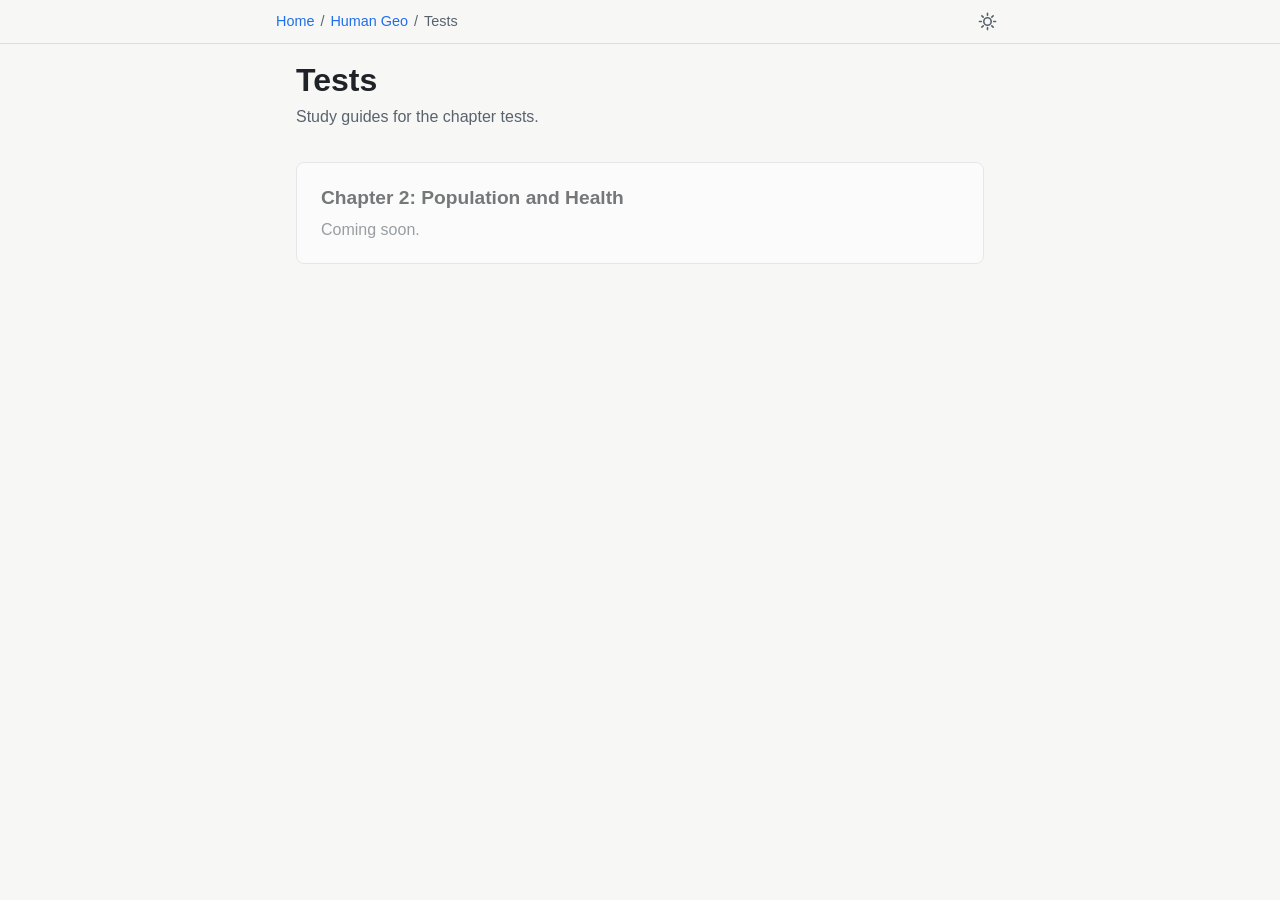
<file: human-geo/test/index.html>
<!DOCTYPE html>
<html lang="en">
<head>
  <meta charset="utf-8">
  <meta name="viewport" content="width=device-width, initial-scale=1">
  <title>Tests | AP Human Geography</title>
  <meta name="description" content="Study guides for each AP Human Geography chapter test." />
  <link rel="canonical" href="https://study.thejunkdrawerapp.com/human-geo/test/" />
  <!-- Link previews (iMessage, Discord, X...). og:image must be an absolute URL, and scrapers cache it hard:
       a redesign needs a NEW filename, not a re-upload. Regenerate with tools/make-social-images.mjs. -->
  <meta property="og:site_name" content="Study Guides" />
  <meta property="og:type" content="website" />
  <meta property="og:title" content="Tests | AP Human Geography" />
  <meta property="og:description" content="Study guides for each AP Human Geography chapter test." />
  <meta property="og:url" content="https://study.thejunkdrawerapp.com/human-geo/test/" />
  <meta property="og:image" content="https://study.thejunkdrawerapp.com/og-human-geo-3.png" />
  <meta property="og:image:width" content="1200" />
  <meta property="og:image:height" content="630" />
  <meta property="og:image:alt" content="AP Human Geography study guides" />
  <meta name="twitter:card" content="summary_large_image" />
  <meta name="twitter:image" content="https://study.thejunkdrawerapp.com/og-human-geo-3.png" />
  <link rel="icon" href="/favicon.ico" sizes="16x16 32x32 48x48" />
  <link rel="icon" type="image/png" sizes="32x32" href="/favicon-32.png" />
  <link rel="icon" type="image/png" sizes="192x192" href="/favicon-192.png" />
  <link rel="apple-touch-icon" sizes="180x180" href="/apple-touch-icon.png" />
  <!-- Colors the browser's own chrome (Safari's toolbar, the iOS address bar) to match the page.
       Both tags are rewritten to the color actually in use by the script below and by the toggle,
       because older Safari ignores the media attribute and always takes the first tag. -->
  <meta name="theme-color" media="(prefers-color-scheme: light)" content="#f7f7f5" />
  <meta name="theme-color" media="(prefers-color-scheme: dark)" content="#0d1117" />
  <!-- The saved theme is read HERE, by a CLASSIC script, before the stylesheet: resolve it any
       later and the first paint is the wrong color before the right one arrives. data-theme
       (written by the toggle, absent when following the system) overrides the system preference.
       The background is declared here too, so a fast refresh never shows a ghost of the old page. -->
  <script>(function(){try{var d=document.documentElement,t=localStorage.getItem("tjd:theme");if(t==="dark"||t==="light")d.setAttribute("data-theme",t);var k=t==="dark"||(t!=="light"&&matchMedia("(prefers-color-scheme: dark)").matches),c=k?"#0d1117":"#f7f7f5",m=document.querySelectorAll('meta[name="theme-color"]');for(var i=0;i<m.length;i++)m[i].setAttribute("content",c);}catch(e){}})();</script>
  <style>
    :root { color-scheme: light dark; }
    html[data-theme="light"] { color-scheme: light; }
    html[data-theme="dark"] { color-scheme: dark; }
    html, body { background: #f7f7f5; background: light-dark(#f7f7f5, #0d1117); }
  </style>
  <link rel="stylesheet" href="/assets/style.css?v=48506fa5ce" data-turbo-track="reload">
  <!-- Instant client-side navigation (no full reload): Turbo Drive swaps pages in place. Every
       script that sets up a page must also re-run on turbo:load. Paths are root-absolute so the
       tag is identical on every page; otherwise Turbo would treat it as new and run it again. -->
  <script src="/assets/js/turbo.min.js?v=4b476e13a2" defer data-turbo-track="reload"></script>
  <script>
    /* Scroll restoration on reload.
       Safari records a history entry's scroll position on a LAG, so a fast flick followed
       immediately by a refresh restores where you were BEFORE the flick; Chrome records it
       eagerly and gets it right. Reading window.scrollY at pagehide is exact regardless of that
       lag, so on a reload we take restoration off the browser and do it ourselves. Turbo visits
       keep native "auto" - Turbo handles those itself.
       NOTE: an earlier version saved from a throttled scroll listener, which is what made the
       saved value stale in the first place. The pagehide read is the whole point; don't move it
       back into a scroll handler. */
    (function () {
      /* Computed at USE, never cached. Turbo does not re-run this script on a client-side visit:
         it merges the head, and this tag is byte-identical on every page, so it is treated as
         already present. A cached key therefore stayed pinned to whichever page was FIRST loaded,
         and every later scroll position was filed under that page's name. Land on /, click Pricing
         in the footer, scroll, refresh - the position was saved as "tjd:y:/" while the reload
         looked up "tjd:y:/pricing", found something stale or nothing, and left you near the top.
         Typing the URL never showed it, because that is a full load and the key was right. */
      function KEY() { return "tjd:y:" + location.pathname; }
      var nav = performance.getEntriesByType && performance.getEntriesByType("navigation")[0];
      var isReload = nav ? nav.type === "reload" : (performance.navigation || {}).type === 1;
      var settled = !isReload;

      function setMode(m) { try { history.scrollRestoration = m; } catch (e) {} }
      function remember() { try { sessionStorage.setItem(KEY(), String(window.scrollY || 0)); } catch (e) {} }

      /* pagehide covers reload / navigation / close; visibilitychange catches iOS Safari, which
         can discard a tab without ever firing pagehide. */
      addEventListener("pagehide", remember);
      addEventListener("visibilitychange", function () {
        if (document.visibilityState === "hidden") remember();
      });
      /* Turbo forces "manual" when it boots (defer); re-assert "auto" once we're not mid-restore. */
      addEventListener("turbo:load", function () { if (settled) setMode("auto"); });

      if (settled) { setMode("auto"); return; }

      setMode("manual");            /* stop Safari restoring its own stale value */
      var target = 0;
      try { target = parseInt(sessionStorage.getItem(KEY()), 10) || 0; } catch (e) {}
      if (target <= 0) { settled = true; setMode("auto"); return; }

      function done() { settled = true; setMode("auto"); }
      /* The moment the visitor scrolls themselves, stop fighting them. */
      addEventListener("wheel", done, { passive: true, once: true });
      addEventListener("touchstart", done, { passive: true, once: true });
      /* Only keys that actually scroll count. Canceling on ANY key meant that holding Cmd+R
         to refresh repeatedly landed the next R keydown on the freshly loading document, which
         read as "the visitor scrolled themselves", abandoned the restore and left them at the
         top. That is exactly the "refresh really fast and it jumps to the top" report. It shows
         up on the demo pages first because their content is drawn by script, so the restore is
         still running when the next keypress arrives; everywhere else it had already finished. */
      addEventListener("keydown", function (ev) {
        if (ev.metaKey || ev.ctrlKey || ev.altKey) return;
        if (/^(Arrow|Page)|^( |Home|End|Spacebar)$/.test(ev.key)) done();
      });

      var frames = 0, steady = 0, lastH = -1, loaded = false;
      addEventListener("load", function () { loaded = true; });
      function restore() {
        if (settled) return;
        var h = document.documentElement.scrollHeight;
        /* Clamp to what the page can actually scroll right now, so a still-growing document
           doesn't read as "we landed". */
        var want = Math.min(target, Math.max(0, h - innerHeight));
        if (Math.abs(window.scrollY - want) >= 2) window.scrollTo(0, want);
        /* Settle only once we are at the REAL target - not merely parked at the bottom of a
           document that is still growing. That distinction is the whole fix: on the first
           refresh the page is still short, so the clamped position looked like a successful
           landing, we stopped, and then the content grew underneath us and left the view at the
           top. Later refreshes hit warm caches, reached full height sooner, and happened to look
           correct. Height must also be stable and the load finished. */
        var atTarget = want === target && Math.abs(window.scrollY - want) < 2;
        if (loaded && h === lastH && atTarget) steady++; else steady = 0;
        lastH = h;
        /* Give up 180 frames after the page has LOADED, not 180 frames after this started. The
           old cap fired at roughly 3s whatever the document was doing, so a slow load that had
           not yet reached full height was abandoned mid-grow and left near the top: the clamp had
           nothing to clamp to yet. On a normal load nothing changes at all, because load fires
           long before the cap and the behavior is identical. The absolute ceiling is the
           backstop for a load event that never arrives. */
        frames++;
        if (steady >= 10 || (loaded && frames > 180) || frames > 600) { done(); return; }
        requestAnimationFrame(restore);
      }
      requestAnimationFrame(restore);
    })();
  </script>
  <script src="/assets/notes.js?v=48bd6c06e8" defer data-turbo-track="reload"></script>
  <script src="/assets/calc.js?v=43068d8bba" defer data-turbo-track="reload"></script>
  <script src="/assets/flashcards.js?v=1aeb45150a" defer data-turbo-track="reload"></script>
</head>
<body>
  <header class="site-header">
    <nav class="breadcrumbs">
      <a href="/">Home</a><span>/</span><a href="/human-geo/">Human Geo</a><span>/</span><span class="here">Tests</span>
    </nav>
    <button type="button" class="theme-toggle" id="themeToggle" hidden>
      <svg class="i-light" viewBox="0 0 20 20" fill="none" stroke="currentColor" stroke-width="1.7" stroke-linecap="round" aria-hidden="true"><circle cx="10" cy="10" r="3.9" /><path d="M10 1.5v2M10 16.5v2M18.5 10h-2M3.5 10h-2M15.96 4.04l-1.42 1.42M5.46 14.54l-1.42 1.42M15.96 15.96l-1.42-1.42M5.46 5.46 4.04 4.04" /></svg>
      <svg class="i-dark" viewBox="0 0 20 20" fill="none" stroke="currentColor" stroke-width="1.7" stroke-linejoin="round" aria-hidden="true"><path d="M16.9 12.6A7.4 7.4 0 0 1 7.4 3.1a7.4 7.4 0 1 0 9.5 9.5Z" /></svg>
    </button>
  </header>
  <main>
    <h1>Tests</h1>
    <p class="subtitle">Study guides for the chapter tests.</p>

    <div class="card card-soon" aria-disabled="true">
      <h2>Chapter 2: Population and Health</h2>
      <p>Coming soon.</p>
    </div>
  </main>
  <script>
    /* Theme toggle: system → light → dark → system. The pre-paint script in <head> is what
       actually applies a stored choice; this only cycles it, so the two have to agree on the
       storage key and on the attribute name. Choosing "system" REMOVES both rather than storing
       a third value, which is what keeps the system preference the default and lets it go on
       working after the visitor stops overriding it. */
    (function () {
      var KEY = "tjd:theme";
      var LABEL = { light: "Switch to the dark theme", dark: "Switch to the light theme" };
      /* The theme you are LOOKING AT, which is not the same as the one that is stored: with
         nothing stored the page follows the system, and the button still has to flip away from
         whatever that produced. Reading the effective theme is the whole reason one press is
         enough - cycling the STORED value meant a visitor on a light system pressed once to go
         from light to light, saw nothing happen, and had to press again. */
      function shown() {
        var t = document.documentElement.getAttribute("data-theme");
        if (t === "light" || t === "dark") return t;
        try { return matchMedia("(prefers-color-scheme: dark)").matches ? "dark" : "light"; }
        catch (e) { return "light"; }
      }
      /* Safari tints its toolbar from theme-color, and it supported theme-color BEFORE it
         supported the media attribute on it. Such a Safari ignores media and takes the FIRST
         tag, which was the light one - so a dark page got a white band across the top of the
         window, which is what "a white frame around the favicon" turned out to be. Setting
         every tag to the color actually in use means it no longer matters which one a browser
         picks, or whether it understands media at all. */
      function chrome() {
        var el = document.querySelectorAll('meta[name="theme-color"]');
        var c = shown() === "dark" ? "#0d1117" : "#f7f7f5";
        for (var i = 0; i < el.length; i++) el[i].setAttribute("content", c);
      }
      function bind() {
        var btn = document.getElementById("themeToggle");
        if (!btn) return;
        chrome();
        /* A JS property, not a data- attribute: Turbo restores Back/Forward pages from a cloned
           snapshot that keeps attributes but drops listeners, so an attribute made the restored
           button look bound when it was dead. */
        if (btn._tjdBound) { btn.setAttribute("aria-label", LABEL[shown()]); return; }
        btn._tjdBound = true;
        btn.hidden = false;
        btn.setAttribute("aria-label", LABEL[shown()]);
        btn.addEventListener("click", function () {
          var next = shown() === "dark" ? "light" : "dark";
          document.documentElement.setAttribute("data-theme", next);
          /* Agreeing with the system stores NOTHING, so the page goes back to following it.
             Without this the override is permanent and invisible: one press months ago pins the
             site to light forever, and a visitor whose phone is in dark mode gets flashed white
             with no control that undoes it - the button only ever writes another override. This
             is the way back, and it needs no third state on a two-state button: press until the
             page matches your system and the override is gone. */
          try {
            var sys = matchMedia("(prefers-color-scheme: dark)").matches ? "dark" : "light";
            if (next === sys) localStorage.removeItem(KEY); else localStorage.setItem(KEY, next);
          } catch (e) {}
          btn.setAttribute("aria-label", LABEL[next]);
          chrome();
          /* Canvas pixels are not CSS and follow no token, so the demos that draw have to be told
             to redraw. Nothing else needs this: everything else is a var() and has already
             changed by the time this fires. */
          dispatchEvent(new CustomEvent("tjd:themechange"));
        });
      }
      /* Follow the system LIVE while nothing is stored. Someone reading at dusk with iOS set to
         switch automatically had the page stay light until they reloaded it. */
      try {
        matchMedia("(prefers-color-scheme: dark)").addEventListener("change", function () {
          var stored = null;
          try { stored = localStorage.getItem(KEY); } catch (e) {}
          if (stored === "light" || stored === "dark") return;
          document.documentElement.removeAttribute("data-theme");
          chrome();
          var b = document.getElementById("themeToggle");
          if (b) b.setAttribute("aria-label", LABEL[shown()]);
          dispatchEvent(new CustomEvent("tjd:themechange"));
        });
      } catch (e) {}

      bind();
      addEventListener("turbo:load", bind);
      /* Following the system and the system flips: the toolbar tint has to follow it too. */
      try {
        var mqT = matchMedia("(prefers-color-scheme: dark)");
        var onSys = function () { if (!document.documentElement.getAttribute("data-theme")) chrome(); };
        if (mqT.addEventListener) mqT.addEventListener("change", onSys);
        else if (mqT.addListener) mqT.addListener(onSys);
      } catch (e) {}
    })();
  </script>
</body>
</html>
</file>
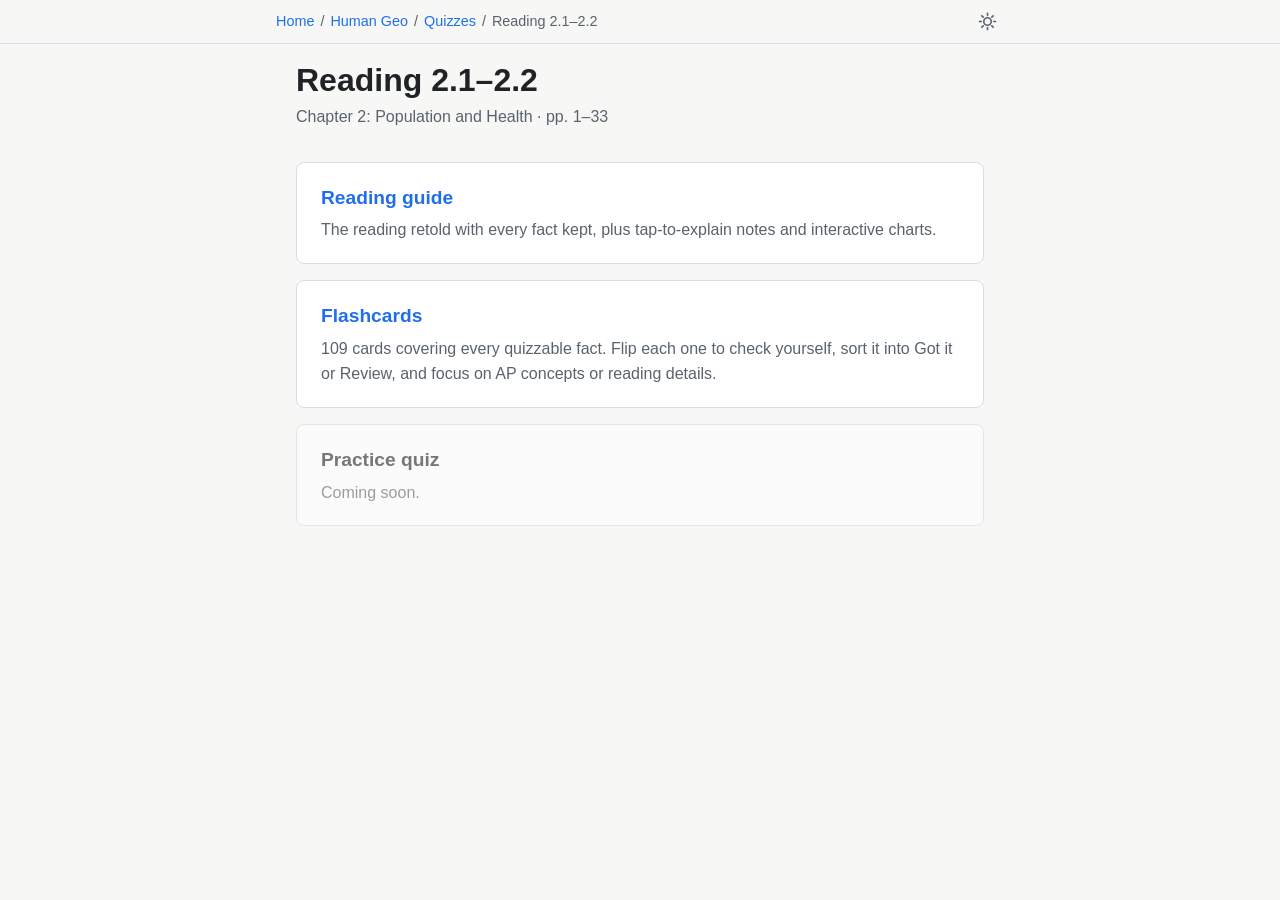
<file: quiz/reading-2.1-2.2/index.html>
<!DOCTYPE html>
<html lang="en">
<head>
  <meta charset="utf-8">
  <meta name="viewport" content="width=device-width, initial-scale=1">
  <title>Moved | Study Guides</title>
  <meta name="robots" content="noindex">
  <meta name="description" content="Study guide for the Chapter 2 reading quiz: the reading retold with every fact kept, and flashcards for every quizzable fact." />
  <!-- Link previews (iMessage, Discord, X...). og:image must be an absolute URL, and scrapers cache it hard:
       a redesign needs a NEW filename, not a re-upload. Regenerate with tools/make-social-images.mjs. -->
  <meta property="og:site_name" content="Study Guides" />
  <meta property="og:type" content="website" />
  <meta property="og:title" content="Reading 2.1–2.2: Population and Health" />
  <meta property="og:description" content="Study guide for the Chapter 2 reading quiz: the reading retold with every fact kept, and flashcards for every quizzable fact." />
  <meta property="og:url" content="https://study.thejunkdrawerapp.com/human-geo/quiz/reading-2.1-2.2/" />
  <meta property="og:image" content="https://study.thejunkdrawerapp.com/og-human-geo-3.png" />
  <meta property="og:image:width" content="1200" />
  <meta property="og:image:height" content="630" />
  <meta property="og:image:alt" content="AP Human Geography study guides" />
  <meta name="twitter:card" content="summary_large_image" />
  <meta name="twitter:image" content="https://study.thejunkdrawerapp.com/og-human-geo-3.png" />
  <link rel="icon" href="/favicon.ico" sizes="16x16 32x32 48x48" />
  <link rel="icon" type="image/png" sizes="32x32" href="/favicon-32.png" />
  <link rel="icon" type="image/png" sizes="192x192" href="/favicon-192.png" />
  <link rel="apple-touch-icon" sizes="180x180" href="/apple-touch-icon.png" />
  <link rel="canonical" href="/human-geo/quiz/reading-2.1-2.2/">
  <meta http-equiv="refresh" content="0; url=/human-geo/quiz/reading-2.1-2.2/">
  <script>location.replace("/human-geo/quiz/reading-2.1-2.2/" + location.hash);</script>
</head>
<body>
  <p>This page moved to <a href="/human-geo/quiz/reading-2.1-2.2/">/human-geo/quiz/reading-2.1-2.2/</a>.</p>
</body>
</html>
</file>
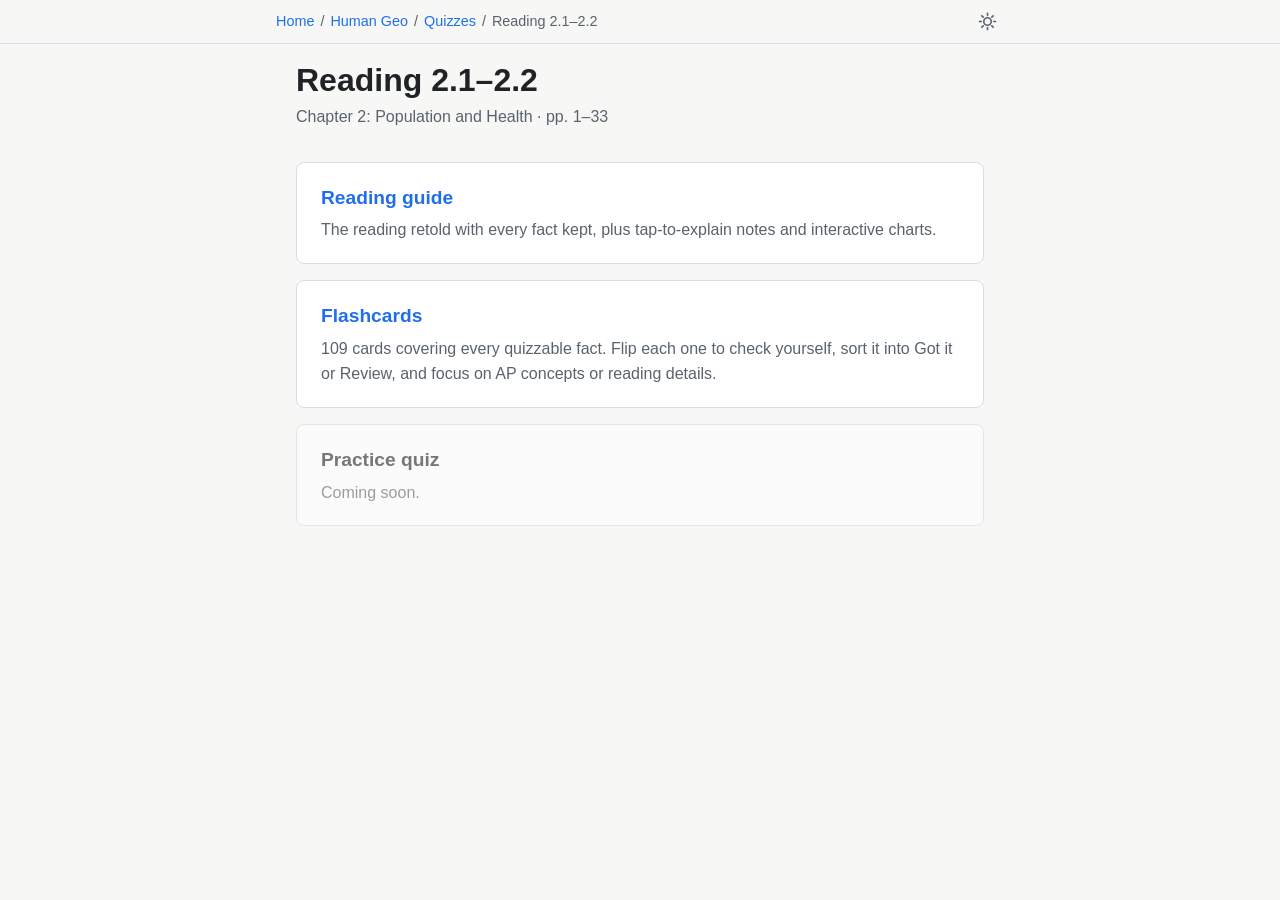
<file: human-geo/quiz/reading-2.1-2.2/index.html>
<!DOCTYPE html>
<html lang="en">
<head>
  <meta charset="utf-8">
  <meta name="viewport" content="width=device-width, initial-scale=1">
  <title>Reading 2.1–2.2 | AP Human Geography</title>
  <meta name="description" content="Study guide for the Chapter 2 reading quiz: the reading retold with every fact kept, and flashcards for every quizzable fact." />
  <link rel="canonical" href="https://study.thejunkdrawerapp.com/human-geo/quiz/reading-2.1-2.2/" />
  <!-- Link previews (iMessage, Discord, X...). og:image must be an absolute URL, and scrapers cache it hard:
       a redesign needs a NEW filename, not a re-upload. Regenerate with tools/make-social-images.mjs. -->
  <meta property="og:site_name" content="Study Guides" />
  <meta property="og:type" content="website" />
  <meta property="og:title" content="Reading 2.1–2.2: Population and Health" />
  <meta property="og:description" content="Study guide for the Chapter 2 reading quiz: the reading retold with every fact kept, and flashcards for every quizzable fact." />
  <meta property="og:url" content="https://study.thejunkdrawerapp.com/human-geo/quiz/reading-2.1-2.2/" />
  <meta property="og:image" content="https://study.thejunkdrawerapp.com/og-human-geo-3.png" />
  <meta property="og:image:width" content="1200" />
  <meta property="og:image:height" content="630" />
  <meta property="og:image:alt" content="AP Human Geography study guides" />
  <meta name="twitter:card" content="summary_large_image" />
  <meta name="twitter:image" content="https://study.thejunkdrawerapp.com/og-human-geo-3.png" />
  <link rel="icon" href="/favicon.ico" sizes="16x16 32x32 48x48" />
  <link rel="icon" type="image/png" sizes="32x32" href="/favicon-32.png" />
  <link rel="icon" type="image/png" sizes="192x192" href="/favicon-192.png" />
  <link rel="apple-touch-icon" sizes="180x180" href="/apple-touch-icon.png" />
  <!-- Colors the browser's own chrome (Safari's toolbar, the iOS address bar) to match the page.
       Both tags are rewritten to the color actually in use by the script below and by the toggle,
       because older Safari ignores the media attribute and always takes the first tag. -->
  <meta name="theme-color" media="(prefers-color-scheme: light)" content="#f7f7f5" />
  <meta name="theme-color" media="(prefers-color-scheme: dark)" content="#0d1117" />
  <!-- The saved theme is read HERE, by a CLASSIC script, before the stylesheet: resolve it any
       later and the first paint is the wrong color before the right one arrives. data-theme
       (written by the toggle, absent when following the system) overrides the system preference.
       The background is declared here too, so a fast refresh never shows a ghost of the old page. -->
  <script>(function(){try{var d=document.documentElement,t=localStorage.getItem("tjd:theme");if(t==="dark"||t==="light")d.setAttribute("data-theme",t);var k=t==="dark"||(t!=="light"&&matchMedia("(prefers-color-scheme: dark)").matches),c=k?"#0d1117":"#f7f7f5",m=document.querySelectorAll('meta[name="theme-color"]');for(var i=0;i<m.length;i++)m[i].setAttribute("content",c);}catch(e){}})();</script>
  <style>
    :root { color-scheme: light dark; }
    html[data-theme="light"] { color-scheme: light; }
    html[data-theme="dark"] { color-scheme: dark; }
    html, body { background: #f7f7f5; background: light-dark(#f7f7f5, #0d1117); }
  </style>
  <link rel="stylesheet" href="/assets/style.css?v=48506fa5ce" data-turbo-track="reload">
  <!-- Instant client-side navigation (no full reload): Turbo Drive swaps pages in place. Every
       script that sets up a page must also re-run on turbo:load. Paths are root-absolute so the
       tag is identical on every page; otherwise Turbo would treat it as new and run it again. -->
  <script src="/assets/js/turbo.min.js?v=4b476e13a2" defer data-turbo-track="reload"></script>
  <script>
    /* Scroll restoration on reload.
       Safari records a history entry's scroll position on a LAG, so a fast flick followed
       immediately by a refresh restores where you were BEFORE the flick; Chrome records it
       eagerly and gets it right. Reading window.scrollY at pagehide is exact regardless of that
       lag, so on a reload we take restoration off the browser and do it ourselves. Turbo visits
       keep native "auto" - Turbo handles those itself.
       NOTE: an earlier version saved from a throttled scroll listener, which is what made the
       saved value stale in the first place. The pagehide read is the whole point; don't move it
       back into a scroll handler. */
    (function () {
      /* Computed at USE, never cached. Turbo does not re-run this script on a client-side visit:
         it merges the head, and this tag is byte-identical on every page, so it is treated as
         already present. A cached key therefore stayed pinned to whichever page was FIRST loaded,
         and every later scroll position was filed under that page's name. Land on /, click Pricing
         in the footer, scroll, refresh - the position was saved as "tjd:y:/" while the reload
         looked up "tjd:y:/pricing", found something stale or nothing, and left you near the top.
         Typing the URL never showed it, because that is a full load and the key was right. */
      function KEY() { return "tjd:y:" + location.pathname; }
      var nav = performance.getEntriesByType && performance.getEntriesByType("navigation")[0];
      var isReload = nav ? nav.type === "reload" : (performance.navigation || {}).type === 1;
      var settled = !isReload;

      function setMode(m) { try { history.scrollRestoration = m; } catch (e) {} }
      function remember() { try { sessionStorage.setItem(KEY(), String(window.scrollY || 0)); } catch (e) {} }

      /* pagehide covers reload / navigation / close; visibilitychange catches iOS Safari, which
         can discard a tab without ever firing pagehide. */
      addEventListener("pagehide", remember);
      addEventListener("visibilitychange", function () {
        if (document.visibilityState === "hidden") remember();
      });
      /* Turbo forces "manual" when it boots (defer); re-assert "auto" once we're not mid-restore. */
      addEventListener("turbo:load", function () { if (settled) setMode("auto"); });

      if (settled) { setMode("auto"); return; }

      setMode("manual");            /* stop Safari restoring its own stale value */
      var target = 0;
      try { target = parseInt(sessionStorage.getItem(KEY()), 10) || 0; } catch (e) {}
      if (target <= 0) { settled = true; setMode("auto"); return; }

      function done() { settled = true; setMode("auto"); }
      /* The moment the visitor scrolls themselves, stop fighting them. */
      addEventListener("wheel", done, { passive: true, once: true });
      addEventListener("touchstart", done, { passive: true, once: true });
      /* Only keys that actually scroll count. Canceling on ANY key meant that holding Cmd+R
         to refresh repeatedly landed the next R keydown on the freshly loading document, which
         read as "the visitor scrolled themselves", abandoned the restore and left them at the
         top. That is exactly the "refresh really fast and it jumps to the top" report. It shows
         up on the demo pages first because their content is drawn by script, so the restore is
         still running when the next keypress arrives; everywhere else it had already finished. */
      addEventListener("keydown", function (ev) {
        if (ev.metaKey || ev.ctrlKey || ev.altKey) return;
        if (/^(Arrow|Page)|^( |Home|End|Spacebar)$/.test(ev.key)) done();
      });

      var frames = 0, steady = 0, lastH = -1, loaded = false;
      addEventListener("load", function () { loaded = true; });
      function restore() {
        if (settled) return;
        var h = document.documentElement.scrollHeight;
        /* Clamp to what the page can actually scroll right now, so a still-growing document
           doesn't read as "we landed". */
        var want = Math.min(target, Math.max(0, h - innerHeight));
        if (Math.abs(window.scrollY - want) >= 2) window.scrollTo(0, want);
        /* Settle only once we are at the REAL target - not merely parked at the bottom of a
           document that is still growing. That distinction is the whole fix: on the first
           refresh the page is still short, so the clamped position looked like a successful
           landing, we stopped, and then the content grew underneath us and left the view at the
           top. Later refreshes hit warm caches, reached full height sooner, and happened to look
           correct. Height must also be stable and the load finished. */
        var atTarget = want === target && Math.abs(window.scrollY - want) < 2;
        if (loaded && h === lastH && atTarget) steady++; else steady = 0;
        lastH = h;
        /* Give up 180 frames after the page has LOADED, not 180 frames after this started. The
           old cap fired at roughly 3s whatever the document was doing, so a slow load that had
           not yet reached full height was abandoned mid-grow and left near the top: the clamp had
           nothing to clamp to yet. On a normal load nothing changes at all, because load fires
           long before the cap and the behavior is identical. The absolute ceiling is the
           backstop for a load event that never arrives. */
        frames++;
        if (steady >= 10 || (loaded && frames > 180) || frames > 600) { done(); return; }
        requestAnimationFrame(restore);
      }
      requestAnimationFrame(restore);
    })();
  </script>
  <script src="/assets/notes.js?v=48bd6c06e8" defer data-turbo-track="reload"></script>
  <script src="/assets/calc.js?v=43068d8bba" defer data-turbo-track="reload"></script>
  <script src="/assets/flashcards.js?v=1aeb45150a" defer data-turbo-track="reload"></script>
</head>
<body>
  <header class="site-header">
    <nav class="breadcrumbs">
      <a href="/">Home</a><span>/</span><a href="/human-geo/">Human Geo</a><span>/</span><a href="/human-geo/quiz/">Quizzes</a><span>/</span><span class="here">Reading 2.1–2.2</span>
    </nav>
    <button type="button" class="theme-toggle" id="themeToggle" hidden>
      <svg class="i-light" viewBox="0 0 20 20" fill="none" stroke="currentColor" stroke-width="1.7" stroke-linecap="round" aria-hidden="true"><circle cx="10" cy="10" r="3.9" /><path d="M10 1.5v2M10 16.5v2M18.5 10h-2M3.5 10h-2M15.96 4.04l-1.42 1.42M5.46 14.54l-1.42 1.42M15.96 15.96l-1.42-1.42M5.46 5.46 4.04 4.04" /></svg>
      <svg class="i-dark" viewBox="0 0 20 20" fill="none" stroke="currentColor" stroke-width="1.7" stroke-linejoin="round" aria-hidden="true"><path d="M16.9 12.6A7.4 7.4 0 0 1 7.4 3.1a7.4 7.4 0 1 0 9.5 9.5Z" /></svg>
    </button>
  </header>
  <main>
    <h1>Reading 2.1–2.2</h1>
    <p class="subtitle">Chapter 2: Population and Health · pp. 1–33</p>

    <a class="card" href="/human-geo/quiz/reading-2.1-2.2/reading/">
      <h2>Reading guide</h2>
      <p>The reading retold with every fact kept, plus tap-to-explain notes and interactive charts.</p>
    </a>
    <a class="card" href="/human-geo/quiz/reading-2.1-2.2/flashcard/">
      <h2>Flashcards</h2>
      <p>109 cards covering every quizzable fact. Flip each one to check yourself, sort it into Got it or Review, and focus on AP concepts or reading details.</p>
      <p class="card-progress" data-progress="marks:/human-geo/quiz/reading-2.1-2.2/" data-total="109" data-srs="srs:/human-geo/quiz/reading-2.1-2.2/" hidden></p>
    </a>
    <div class="card card-soon" aria-disabled="true">
      <h2>Practice quiz</h2>
      <p>Coming soon.</p>
    </div>
  </main>
  <script>
    /* Theme toggle: system → light → dark → system. The pre-paint script in <head> is what
       actually applies a stored choice; this only cycles it, so the two have to agree on the
       storage key and on the attribute name. Choosing "system" REMOVES both rather than storing
       a third value, which is what keeps the system preference the default and lets it go on
       working after the visitor stops overriding it. */
    (function () {
      var KEY = "tjd:theme";
      var LABEL = { light: "Switch to the dark theme", dark: "Switch to the light theme" };
      /* The theme you are LOOKING AT, which is not the same as the one that is stored: with
         nothing stored the page follows the system, and the button still has to flip away from
         whatever that produced. Reading the effective theme is the whole reason one press is
         enough - cycling the STORED value meant a visitor on a light system pressed once to go
         from light to light, saw nothing happen, and had to press again. */
      function shown() {
        var t = document.documentElement.getAttribute("data-theme");
        if (t === "light" || t === "dark") return t;
        try { return matchMedia("(prefers-color-scheme: dark)").matches ? "dark" : "light"; }
        catch (e) { return "light"; }
      }
      /* Safari tints its toolbar from theme-color, and it supported theme-color BEFORE it
         supported the media attribute on it. Such a Safari ignores media and takes the FIRST
         tag, which was the light one - so a dark page got a white band across the top of the
         window, which is what "a white frame around the favicon" turned out to be. Setting
         every tag to the color actually in use means it no longer matters which one a browser
         picks, or whether it understands media at all. */
      function chrome() {
        var el = document.querySelectorAll('meta[name="theme-color"]');
        var c = shown() === "dark" ? "#0d1117" : "#f7f7f5";
        for (var i = 0; i < el.length; i++) el[i].setAttribute("content", c);
      }
      function bind() {
        var btn = document.getElementById("themeToggle");
        if (!btn) return;
        chrome();
        /* A JS property, not a data- attribute: Turbo restores Back/Forward pages from a cloned
           snapshot that keeps attributes but drops listeners, so an attribute made the restored
           button look bound when it was dead. */
        if (btn._tjdBound) { btn.setAttribute("aria-label", LABEL[shown()]); return; }
        btn._tjdBound = true;
        btn.hidden = false;
        btn.setAttribute("aria-label", LABEL[shown()]);
        btn.addEventListener("click", function () {
          var next = shown() === "dark" ? "light" : "dark";
          document.documentElement.setAttribute("data-theme", next);
          /* Agreeing with the system stores NOTHING, so the page goes back to following it.
             Without this the override is permanent and invisible: one press months ago pins the
             site to light forever, and a visitor whose phone is in dark mode gets flashed white
             with no control that undoes it - the button only ever writes another override. This
             is the way back, and it needs no third state on a two-state button: press until the
             page matches your system and the override is gone. */
          try {
            var sys = matchMedia("(prefers-color-scheme: dark)").matches ? "dark" : "light";
            if (next === sys) localStorage.removeItem(KEY); else localStorage.setItem(KEY, next);
          } catch (e) {}
          btn.setAttribute("aria-label", LABEL[next]);
          chrome();
          /* Canvas pixels are not CSS and follow no token, so the demos that draw have to be told
             to redraw. Nothing else needs this: everything else is a var() and has already
             changed by the time this fires. */
          dispatchEvent(new CustomEvent("tjd:themechange"));
        });
      }
      /* Follow the system LIVE while nothing is stored. Someone reading at dusk with iOS set to
         switch automatically had the page stay light until they reloaded it. */
      try {
        matchMedia("(prefers-color-scheme: dark)").addEventListener("change", function () {
          var stored = null;
          try { stored = localStorage.getItem(KEY); } catch (e) {}
          if (stored === "light" || stored === "dark") return;
          document.documentElement.removeAttribute("data-theme");
          chrome();
          var b = document.getElementById("themeToggle");
          if (b) b.setAttribute("aria-label", LABEL[shown()]);
          dispatchEvent(new CustomEvent("tjd:themechange"));
        });
      } catch (e) {}

      bind();
      addEventListener("turbo:load", bind);
      /* Following the system and the system flips: the toolbar tint has to follow it too. */
      try {
        var mqT = matchMedia("(prefers-color-scheme: dark)");
        var onSys = function () { if (!document.documentElement.getAttribute("data-theme")) chrome(); };
        if (mqT.addEventListener) mqT.addEventListener("change", onSys);
        else if (mqT.addListener) mqT.addListener(onSys);
      } catch (e) {}
    })();
  </script>
</body>
</html>
</file>
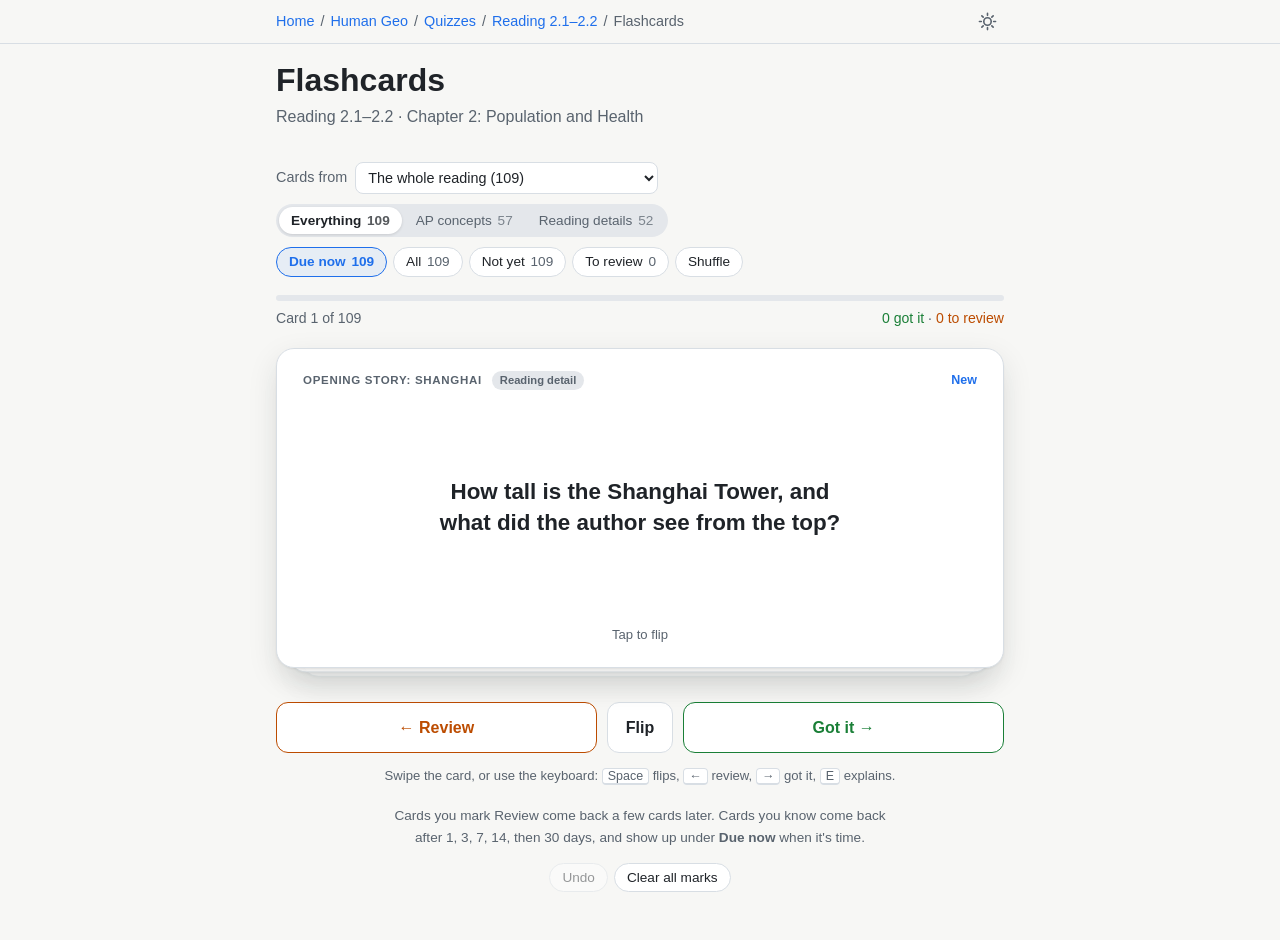
<file: human-geo/quiz/reading-2.1-2.2/checklist/index.html>
<!DOCTYPE html>
<html lang="en">
<head>
  <meta charset="utf-8">
  <meta name="viewport" content="width=device-width, initial-scale=1">
  <title>Moved | Study Guides</title>
  <meta name="robots" content="noindex">
  <meta name="description" content="109 flashcards covering every quizzable fact in Chapter 2, sections 2.1–2.2. Flip to check yourself, then sort what you know." />
  <!-- Link previews (iMessage, Discord, X...). og:image must be an absolute URL, and scrapers cache it hard:
       a redesign needs a NEW filename, not a re-upload. Regenerate with tools/make-social-images.mjs. -->
  <meta property="og:site_name" content="Study Guides" />
  <meta property="og:type" content="website" />
  <meta property="og:title" content="Reading 2.1–2.2 flashcards: Population and Health" />
  <meta property="og:description" content="109 flashcards covering every quizzable fact in Chapter 2, sections 2.1–2.2. Flip to check yourself, then sort what you know." />
  <meta property="og:url" content="https://study.thejunkdrawerapp.com/human-geo/quiz/reading-2.1-2.2/flashcard/" />
  <meta property="og:image" content="https://study.thejunkdrawerapp.com/og-human-geo-3.png" />
  <meta property="og:image:width" content="1200" />
  <meta property="og:image:height" content="630" />
  <meta property="og:image:alt" content="AP Human Geography study guides" />
  <meta name="twitter:card" content="summary_large_image" />
  <meta name="twitter:image" content="https://study.thejunkdrawerapp.com/og-human-geo-3.png" />
  <link rel="icon" href="/favicon.ico" sizes="16x16 32x32 48x48" />
  <link rel="icon" type="image/png" sizes="32x32" href="/favicon-32.png" />
  <link rel="icon" type="image/png" sizes="192x192" href="/favicon-192.png" />
  <link rel="apple-touch-icon" sizes="180x180" href="/apple-touch-icon.png" />
  <link rel="canonical" href="/human-geo/quiz/reading-2.1-2.2/flashcard/">
  <meta http-equiv="refresh" content="0; url=/human-geo/quiz/reading-2.1-2.2/flashcard/">
  <script>location.replace("/human-geo/quiz/reading-2.1-2.2/flashcard/" + location.hash);</script>
</head>
<body>
  <p>This page moved to <a href="/human-geo/quiz/reading-2.1-2.2/flashcard/">/human-geo/quiz/reading-2.1-2.2/flashcard/</a>.</p>
</body>
</html>
</file>
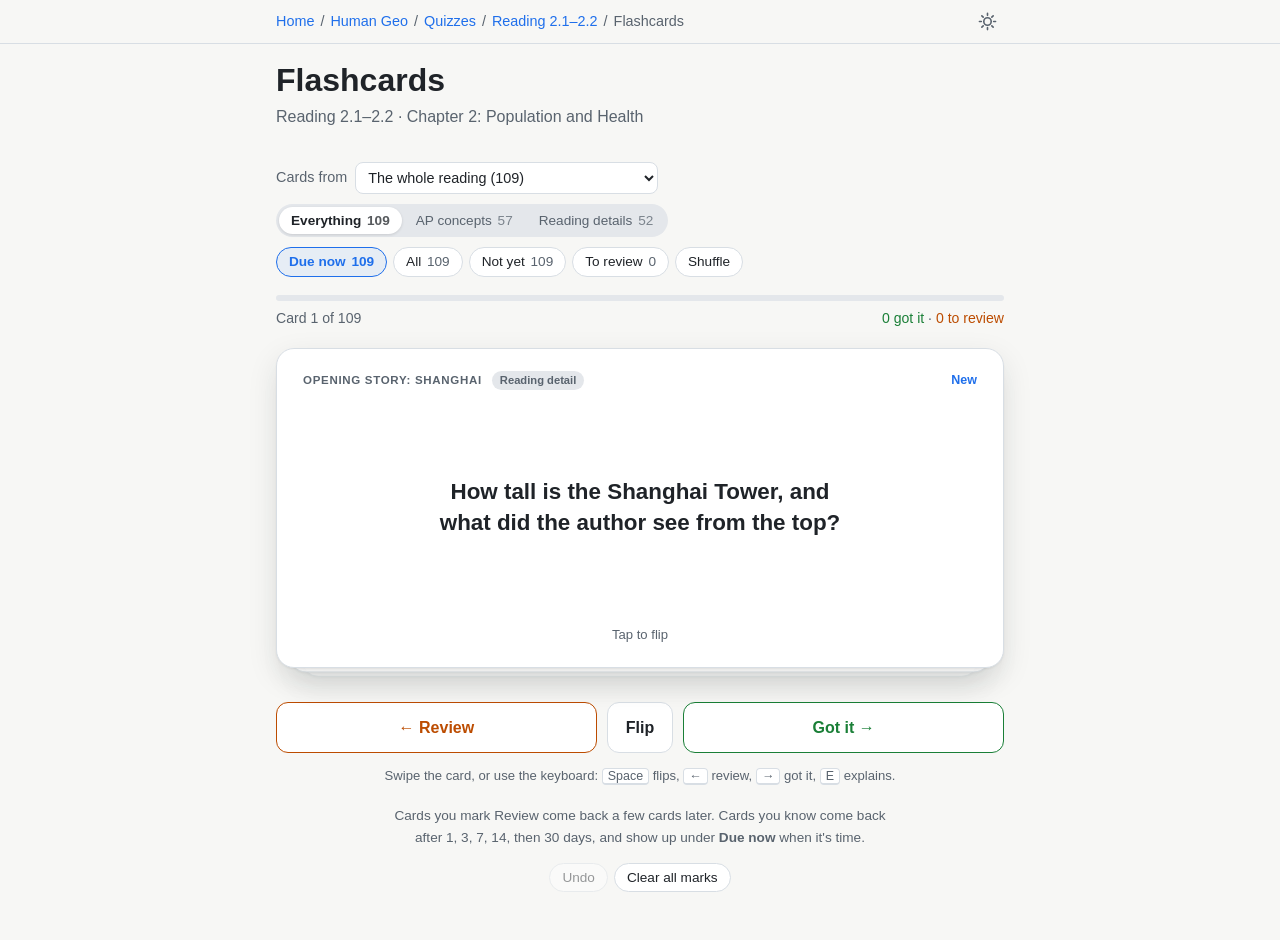
<file: human-geo/quiz/reading-2.1-2.2/flashcard/index.html>
<!DOCTYPE html>
<html lang="en">
<head>
  <meta charset="utf-8">
  <meta name="viewport" content="width=device-width, initial-scale=1">
  <title>Reading 2.1–2.2 flashcards | AP Human Geography</title>
  <meta name="description" content="109 flashcards covering every quizzable fact in Chapter 2, sections 2.1–2.2. Flip to check yourself, then sort what you know." />
  <link rel="canonical" href="https://study.thejunkdrawerapp.com/human-geo/quiz/reading-2.1-2.2/flashcard/" />
  <!-- Link previews (iMessage, Discord, X...). og:image must be an absolute URL, and scrapers cache it hard:
       a redesign needs a NEW filename, not a re-upload. Regenerate with tools/make-social-images.mjs. -->
  <meta property="og:site_name" content="Study Guides" />
  <meta property="og:type" content="website" />
  <meta property="og:title" content="Reading 2.1–2.2 flashcards: Population and Health" />
  <meta property="og:description" content="109 flashcards covering every quizzable fact in Chapter 2, sections 2.1–2.2. Flip to check yourself, then sort what you know." />
  <meta property="og:url" content="https://study.thejunkdrawerapp.com/human-geo/quiz/reading-2.1-2.2/flashcard/" />
  <meta property="og:image" content="https://study.thejunkdrawerapp.com/og-human-geo-3.png" />
  <meta property="og:image:width" content="1200" />
  <meta property="og:image:height" content="630" />
  <meta property="og:image:alt" content="AP Human Geography study guides" />
  <meta name="twitter:card" content="summary_large_image" />
  <meta name="twitter:image" content="https://study.thejunkdrawerapp.com/og-human-geo-3.png" />
  <link rel="icon" href="/favicon.ico" sizes="16x16 32x32 48x48" />
  <link rel="icon" type="image/png" sizes="32x32" href="/favicon-32.png" />
  <link rel="icon" type="image/png" sizes="192x192" href="/favicon-192.png" />
  <link rel="apple-touch-icon" sizes="180x180" href="/apple-touch-icon.png" />
  <!-- Colors the browser's own chrome (Safari's toolbar, the iOS address bar) to match the page.
       Both tags are rewritten to the color actually in use by the script below and by the toggle,
       because older Safari ignores the media attribute and always takes the first tag. -->
  <meta name="theme-color" media="(prefers-color-scheme: light)" content="#f7f7f5" />
  <meta name="theme-color" media="(prefers-color-scheme: dark)" content="#0d1117" />
  <!-- The saved theme is read HERE, by a CLASSIC script, before the stylesheet: resolve it any
       later and the first paint is the wrong color before the right one arrives. data-theme
       (written by the toggle, absent when following the system) overrides the system preference.
       The background is declared here too, so a fast refresh never shows a ghost of the old page. -->
  <script>(function(){try{var d=document.documentElement,t=localStorage.getItem("tjd:theme");if(t==="dark"||t==="light")d.setAttribute("data-theme",t);var k=t==="dark"||(t!=="light"&&matchMedia("(prefers-color-scheme: dark)").matches),c=k?"#0d1117":"#f7f7f5",m=document.querySelectorAll('meta[name="theme-color"]');for(var i=0;i<m.length;i++)m[i].setAttribute("content",c);}catch(e){}})();</script>
  <style>
    :root { color-scheme: light dark; }
    html[data-theme="light"] { color-scheme: light; }
    html[data-theme="dark"] { color-scheme: dark; }
    html, body { background: #f7f7f5; background: light-dark(#f7f7f5, #0d1117); }
  </style>
  <link rel="stylesheet" href="/assets/style.css?v=48506fa5ce" data-turbo-track="reload">
  <!-- Instant client-side navigation (no full reload): Turbo Drive swaps pages in place. Every
       script that sets up a page must also re-run on turbo:load. Paths are root-absolute so the
       tag is identical on every page; otherwise Turbo would treat it as new and run it again. -->
  <script src="/assets/js/turbo.min.js?v=4b476e13a2" defer data-turbo-track="reload"></script>
  <script>
    /* Scroll restoration on reload.
       Safari records a history entry's scroll position on a LAG, so a fast flick followed
       immediately by a refresh restores where you were BEFORE the flick; Chrome records it
       eagerly and gets it right. Reading window.scrollY at pagehide is exact regardless of that
       lag, so on a reload we take restoration off the browser and do it ourselves. Turbo visits
       keep native "auto" - Turbo handles those itself.
       NOTE: an earlier version saved from a throttled scroll listener, which is what made the
       saved value stale in the first place. The pagehide read is the whole point; don't move it
       back into a scroll handler. */
    (function () {
      /* Computed at USE, never cached. Turbo does not re-run this script on a client-side visit:
         it merges the head, and this tag is byte-identical on every page, so it is treated as
         already present. A cached key therefore stayed pinned to whichever page was FIRST loaded,
         and every later scroll position was filed under that page's name. Land on /, click Pricing
         in the footer, scroll, refresh - the position was saved as "tjd:y:/" while the reload
         looked up "tjd:y:/pricing", found something stale or nothing, and left you near the top.
         Typing the URL never showed it, because that is a full load and the key was right. */
      function KEY() { return "tjd:y:" + location.pathname; }
      var nav = performance.getEntriesByType && performance.getEntriesByType("navigation")[0];
      var isReload = nav ? nav.type === "reload" : (performance.navigation || {}).type === 1;
      var settled = !isReload;

      function setMode(m) { try { history.scrollRestoration = m; } catch (e) {} }
      function remember() { try { sessionStorage.setItem(KEY(), String(window.scrollY || 0)); } catch (e) {} }

      /* pagehide covers reload / navigation / close; visibilitychange catches iOS Safari, which
         can discard a tab without ever firing pagehide. */
      addEventListener("pagehide", remember);
      addEventListener("visibilitychange", function () {
        if (document.visibilityState === "hidden") remember();
      });
      /* Turbo forces "manual" when it boots (defer); re-assert "auto" once we're not mid-restore. */
      addEventListener("turbo:load", function () { if (settled) setMode("auto"); });

      if (settled) { setMode("auto"); return; }

      setMode("manual");            /* stop Safari restoring its own stale value */
      var target = 0;
      try { target = parseInt(sessionStorage.getItem(KEY()), 10) || 0; } catch (e) {}
      if (target <= 0) { settled = true; setMode("auto"); return; }

      function done() { settled = true; setMode("auto"); }
      /* The moment the visitor scrolls themselves, stop fighting them. */
      addEventListener("wheel", done, { passive: true, once: true });
      addEventListener("touchstart", done, { passive: true, once: true });
      /* Only keys that actually scroll count. Canceling on ANY key meant that holding Cmd+R
         to refresh repeatedly landed the next R keydown on the freshly loading document, which
         read as "the visitor scrolled themselves", abandoned the restore and left them at the
         top. That is exactly the "refresh really fast and it jumps to the top" report. It shows
         up on the demo pages first because their content is drawn by script, so the restore is
         still running when the next keypress arrives; everywhere else it had already finished. */
      addEventListener("keydown", function (ev) {
        if (ev.metaKey || ev.ctrlKey || ev.altKey) return;
        if (/^(Arrow|Page)|^( |Home|End|Spacebar)$/.test(ev.key)) done();
      });

      var frames = 0, steady = 0, lastH = -1, loaded = false;
      addEventListener("load", function () { loaded = true; });
      function restore() {
        if (settled) return;
        var h = document.documentElement.scrollHeight;
        /* Clamp to what the page can actually scroll right now, so a still-growing document
           doesn't read as "we landed". */
        var want = Math.min(target, Math.max(0, h - innerHeight));
        if (Math.abs(window.scrollY - want) >= 2) window.scrollTo(0, want);
        /* Settle only once we are at the REAL target - not merely parked at the bottom of a
           document that is still growing. That distinction is the whole fix: on the first
           refresh the page is still short, so the clamped position looked like a successful
           landing, we stopped, and then the content grew underneath us and left the view at the
           top. Later refreshes hit warm caches, reached full height sooner, and happened to look
           correct. Height must also be stable and the load finished. */
        var atTarget = want === target && Math.abs(window.scrollY - want) < 2;
        if (loaded && h === lastH && atTarget) steady++; else steady = 0;
        lastH = h;
        /* Give up 180 frames after the page has LOADED, not 180 frames after this started. The
           old cap fired at roughly 3s whatever the document was doing, so a slow load that had
           not yet reached full height was abandoned mid-grow and left near the top: the clamp had
           nothing to clamp to yet. On a normal load nothing changes at all, because load fires
           long before the cap and the behavior is identical. The absolute ceiling is the
           backstop for a load event that never arrives. */
        frames++;
        if (steady >= 10 || (loaded && frames > 180) || frames > 600) { done(); return; }
        requestAnimationFrame(restore);
      }
      requestAnimationFrame(restore);
    })();
  </script>
  <script src="/assets/notes.js?v=48bd6c06e8" defer data-turbo-track="reload"></script>
  <script src="/assets/calc.js?v=43068d8bba" defer data-turbo-track="reload"></script>
  <script src="/assets/flashcards.js?v=1aeb45150a" defer data-turbo-track="reload"></script>
</head>
<body class="guide">
  <header class="site-header">
    <nav class="breadcrumbs">
      <a href="/">Home</a><span>/</span><a href="/human-geo/">Human Geo</a><span>/</span><a href="/human-geo/quiz/">Quizzes</a><span>/</span><a href="/human-geo/quiz/reading-2.1-2.2/">Reading 2.1–2.2</a><span>/</span><span class="here">Flashcards</span>
    </nav>
    <button type="button" class="theme-toggle" id="themeToggle" hidden>
      <svg class="i-light" viewBox="0 0 20 20" fill="none" stroke="currentColor" stroke-width="1.7" stroke-linecap="round" aria-hidden="true"><circle cx="10" cy="10" r="3.9" /><path d="M10 1.5v2M10 16.5v2M18.5 10h-2M3.5 10h-2M15.96 4.04l-1.42 1.42M5.46 14.54l-1.42 1.42M15.96 15.96l-1.42-1.42M5.46 5.46 4.04 4.04" /></svg>
      <svg class="i-dark" viewBox="0 0 20 20" fill="none" stroke="currentColor" stroke-width="1.7" stroke-linejoin="round" aria-hidden="true"><path d="M16.9 12.6A7.4 7.4 0 0 1 7.4 3.1a7.4 7.4 0 1 0 9.5 9.5Z" /></svg>
    </button>
  </header>
  <main class="fc-page" data-store="marks:/human-geo/quiz/reading-2.1-2.2/" data-srs="srs:/human-geo/quiz/reading-2.1-2.2/" data-notes-from="/human-geo/quiz/reading-2.1-2.2/reading/" data-legacy="checklist:/human-geo/quiz/reading-2.1-2.2/ checklist:/quiz/reading-2.1-2.2/">
    <h1>Flashcards</h1>
    <p class="subtitle">Reading 2.1–2.2 · Chapter 2: Population and Health</p>

    <div class="fc-app">
      <div class="fc-options">
        <label class="fc-pick">
          <span>Cards from</span>
          <select class="fc-section">
            <option value="">The whole reading (109)</option>
            <optgroup label="Intro and 2.1">
            <option value="part-2-1">All of the intro and 2.1 (45)</option>
            <option value="shanghai">Opening story: Shanghai (7)</option>
            <option value="s2-1">What population geographers study (4)</option>
            <option value="density">Population density (6)</option>
            <option value="physiologic">Physiologic density (6)</option>
            <option value="distribution">Population distribution (6)</option>
            <option value="clusters">The four big clusters (11)</option>
            <option value="data">Reliability of population data (5)</option>
            </optgroup>
            <optgroup label="2.2">
            <option value="part-2-2">All of 2.2 (64)</option>
            <option value="malthus">Malthus and his critics (7)</option>
            <option value="natural-increase">Natural increase (14)</option>
            <option value="india">India (7)</option>
            <option value="doubling">Doubling time (5)</option>
            <option value="tfr">Total fertility and aging (10)</option>
            <option value="pyramids">Population pyramids (5)</option>
            <option value="religion">Religion and growth (4)</option>
            <option value="dtm">The demographic transition (12)</option>
            </optgroup>
          </select>
        </label>
        <div class="fc-seg" role="group" aria-label="Focus">
          <button type="button" data-focus-pick="all" aria-pressed="true">Everything <span class="n">109</span></button>
          <button type="button" data-focus-pick="ap" aria-pressed="false">AP concepts <span class="n">57</span></button>
          <button type="button" data-focus-pick="detail" aria-pressed="false">Reading details <span class="n">52</span></button>
        </div>
        <p class="fc-focus-note" hidden></p>
        <div class="fc-decks" role="group" aria-label="Which cards">
          <button type="button" class="fc-chip" data-deck="due" aria-pressed="true">Due now <span class="n"></span></button>
          <button type="button" class="fc-chip" data-deck="all" aria-pressed="false">All <span class="n">109</span></button>
          <button type="button" class="fc-chip" data-deck="none" aria-pressed="false">Not yet <span class="n"></span></button>
          <button type="button" class="fc-chip" data-deck="review" aria-pressed="false">To review <span class="n"></span></button>
          <button type="button" class="fc-chip" data-fc="shuffle" aria-pressed="false">Shuffle</button>
        </div>
      </div>

      <div class="fc-progress">
        <div class="fc-bar" aria-hidden="true"><span></span></div>
        <p><span class="fc-count">Card 1 of 109</span><span class="fc-tally"></span></p>
      </div>

      <div class="fc-stage">
        <div class="fc-ghost g2" aria-hidden="true"></div>
        <div class="fc-ghost g1" aria-hidden="true"></div>
        <div class="fc-card" role="button" tabindex="0" aria-roledescription="flashcard">
          <div class="fc-flip">
            <div class="fc-face fc-front">
              <p class="fc-top"><span class="fc-meta"><span class="fc-sec">Opening story: Shanghai</span><span class="fc-kind detail">Reading detail</span></span><span class="fc-was"></span></p>
              <p class="fc-q">How tall is the Shanghai Tower, and what did the author see from the top?</p>
              <p class="fc-hint">Tap to flip</p>
            </div>
            <div class="fc-face fc-back" aria-hidden="true">
              <p class="fc-top"><span class="fc-sec">Answer</span></p>
              <p class="fc-a">It's 128 stories, over 2,000 ft (600 m) tall. Even on a sunny day the city below was hard to see through the smog.</p>
              <p class="fc-foot"><button type="button" class="fc-explain" data-fc="explain">Explain it</button><a class="fc-link" href="/human-geo/quiz/reading-2.1-2.2/reading/#shanghai">In the reading</a></p>
            </div>
          </div>
          <span class="fc-stamp got" aria-hidden="true">Got it</span>
          <span class="fc-stamp review" aria-hidden="true">Review</span>
        </div>
        <div class="fc-done" hidden>
          <svg class="fc-check" viewBox="0 0 52 52" aria-hidden="true"><circle cx="26" cy="26" r="23" /><path d="M15 27.5l7.5 7.5L38 19" /></svg>
          <p class="fc-done-title">Deck done</p>
          <p class="fc-done-text"></p>
          <div class="fc-done-actions">
            <button type="button" class="fc-btn review" data-fc="missed">Go over the ones to review</button>
            <button type="button" class="fc-btn" data-fc="restart">Go again</button>
            <button type="button" class="fc-btn" data-fc="studyall" hidden>Study all anyway</button>
          </div>
        </div>
      </div>

      <div class="fc-actions">
        <button type="button" class="fc-btn review" data-fc="review"><span aria-hidden="true">←</span> Review</button>
        <button type="button" class="fc-btn flip" data-fc="flip">Flip</button>
        <button type="button" class="fc-btn got" data-fc="got">Got it <span aria-hidden="true">→</span></button>
      </div>
      <p class="fc-keys">Swipe the card, or use the keyboard: <kbd>Space</kbd> flips, <kbd>←</kbd> review, <kbd>→</kbd> got it, <kbd>E</kbd> explains.</p>
      <p class="fc-how">Cards you mark Review come back a few cards later. Cards you know come back after 1, 3, 7, 14, then 30 days, and show up under <strong>Due now</strong> when it's time.</p>
      <div class="fc-tools">
        <button type="button" class="fc-chip" data-fc="undo" disabled>Undo</button>
        <button type="button" class="fc-chip" data-fc="reset">Clear all marks</button>
      </div>
    </div>

    <div class="fc-data">
      <section id="shanghai" data-sec="shanghai" data-part="part-2-1" data-title="Opening story: Shanghai">
        <h2>Opening story: Shanghai <span class="pages">pp. 1–3</span></h2>
        <ol>
        <li class="fc-item" id="sh-tower" data-focus="detail" data-notes="shanghai-tower" data-legacy="c1" data-href="/human-geo/quiz/reading-2.1-2.2/reading/#shanghai">
          <p class="q">How tall is the Shanghai Tower, and what did the author see from the top?</p>
          <p class="a">It's 128 stories, over 2,000 ft (600 m) tall. Even on a sunny day the city below was hard to see through the smog.</p>
        </li>
        <li class="fc-item" id="sh-people" data-focus="detail" data-notes="urbanization" data-legacy="c1" data-href="/human-geo/quiz/reading-2.1-2.2/reading/#shanghai">
          <p class="q">How many people live in China and in Shanghai, and how many Chinese cities top 1 million?</p>
          <p class="a">China has <strong>1.4 billion</strong> people. Shanghai, the biggest city, has about <strong>22 million</strong>. More than <strong>100</strong> Chinese cities have over 1 million people.</p>
        </li>
        <li class="fc-item" id="sh-why" data-focus="ap" data-notes="urbanization air-pollution" data-legacy="c1" data-href="/human-geo/quiz/reading-2.1-2.2/reading/#shanghai">
          <p class="q">What two things happening at once drove China's rapid urbanization, and what did it cost?</p>
          <p class="a">Economic growth and population growth at the same time. It hurt both the environment and people's health.</p>
        </li>
        <li class="fc-item" id="sh-pm25" data-focus="detail" data-notes="pm25" data-legacy="c2" data-href="/human-geo/quiz/reading-2.1-2.2/reading/#shanghai">
          <p class="q">What is PM-2.5, where does China's come from, and why is it so harmful?</p>
          <p class="a">A fine-particle air pollutant released by burning <strong>coal</strong>, China's main fuel. Bigger particles mostly irritate the eyes and throat, but PM-2.5 is small enough to damage the lungs and pass into the bloodstream.</p>
        </li>
        <li class="fc-item" id="sh-north" data-focus="detail" data-notes="north-south-china" data-legacy="c2" data-href="/human-geo/quiz/reading-2.1-2.2/reading/#shanghai">
          <p class="q">How much shorter are lives in northern China, and why?</p>
          <p class="a">About <strong>5.5 years</strong> shorter than in the south, because the air pollution is worse in the north.</p>
        </li>
        <li class="fc-item" id="sh-fixes" data-focus="detail" data-notes="air-pollution" data-legacy="c3" data-href="/human-geo/quiz/reading-2.1-2.2/reading/#shanghai">
          <p class="q">Name China's three responses to its pollution.</p>
          <p class="a">It limited how much coal can be burned, banned imports of plastics brought in to be burned, and limited the number of cars in major cities.</p>
        </li>
        <li class="fc-item" id="sh-point" data-focus="detail" data-notes="chapter-theme" data-legacy="" data-href="/human-geo/quiz/reading-2.1-2.2/reading/#shanghai">
          <p class="q">What is the Shanghai story setting up for the chapter?</p>
          <p class="a">The chapter studies population trends at different scales and ties population growth to health, because the two are closely linked everywhere.</p>
        </li>
        </ol>
      </section>
      <section id="s2-1" data-sec="s2-1" data-part="part-2-1" data-title="What population geographers study">
        <h2>What population geographers study <span class="pages">pp. 3–4</span></h2>
        <ol>
        <li class="fc-item" id="in-demog" data-focus="ap" data-notes="demography pop-geographers" data-legacy="c4" data-href="/human-geo/quiz/reading-2.1-2.2/reading/#s2-1">
          <p class="q">What is demography, and how do population geographers use it?</p>
          <p class="a">Demography is the study of overall population trends. Population geographers team up with demographers to explain how and why those trends differ from place to place.</p>
        </li>
        <li class="fc-item" id="in-scale" data-focus="ap" data-notes="scale" data-legacy="c5" data-href="/human-geo/quiz/reading-2.1-2.2/reading/#s2-1">
          <p class="q">Why does scale matter when you study population? Give the reading's example.</p>
          <p class="a">A pattern you can see at a small scale can disappear at a larger one. People moving from downtown to the suburbs in one city would never show up on a world map.</p>
        </li>
        <li class="fc-item" id="in-yangon" data-focus="ap" data-notes="vulnerability" data-legacy="c6" data-href="/human-geo/quiz/reading-2.1-2.2/reading/#s2-1">
          <p class="q">What did the Yangon field note show about crowding and natural hazards?</p>
          <p class="a">When many people live close together in poor places with weak infrastructure, natural hazards hit them much harder.</p>
        </li>
        <li class="fc-item" id="in-cyclone" data-focus="detail" data-notes="cyclone-2008" data-legacy="c6" data-href="/human-geo/quiz/reading-2.1-2.2/reading/#s2-1">
          <p class="q">What happened near Yangon in 2008?</p>
          <p class="a">A tropical cyclone struck the <strong>Irrawaddy delta</strong> south of Yangon, killing about <strong>100,000</strong> people and leaving millions homeless.</p>
        </li>
        </ol>
      </section>
      <section id="density" data-sec="density" data-part="part-2-1" data-title="Population density">
        <h2>Population density <span class="pages">pp. 4–5</span></h2>
        <ol>
        <li class="fc-item" id="de-def" data-focus="ap" data-notes="pop-density" data-legacy="c7" data-href="/human-geo/quiz/reading-2.1-2.2/reading/#density">
          <p class="q">What is population density, and what does it assume?</p>
          <p class="a">The number of people compared with the amount of land. It assumes everyone is spread out evenly.</p>
        </li>
        <li class="fc-item" id="de-arith" data-focus="ap" data-notes="arithmetic-density us-area" data-legacy="c8" data-href="/human-geo/quiz/reading-2.1-2.2/reading/#density">
          <p class="q">What is arithmetic population density? Give the U.S. numbers.</p>
          <p class="a">People divided by <em>all</em> the land. The U.S. has 326 million people on 5,692,815 sq mi (9,161,966 sq km): just over <strong>86 per sq mi</strong> (33 per sq km).</p>
        </li>
        <li class="fc-item" id="de-three" data-focus="detail" data-notes="bangladesh-density netherlands-density" data-legacy="c9" data-href="/human-geo/quiz/reading-2.1-2.2/reading/#density">
          <p class="q">What are the arithmetic densities of Bangladesh, the Netherlands and Japan?</p>
          <p class="a">Bangladesh <strong>2,962</strong>, the Netherlands <strong>1,068</strong>, Japan <strong>869</strong> people per sq mi.</p>
        </li>
        <li class="fc-item" id="de-mislead" data-focus="ap" data-notes="uneven" data-legacy="c10" data-href="/human-geo/quiz/reading-2.1-2.2/reading/#density">
          <p class="q">Why can arithmetic density mislead? Give two examples.</p>
          <p class="a">No country's people are really spread evenly. The U.S. average hides how empty Alaska and much of the West are, and Egypt's hides that nearly everyone lives along the Nile.</p>
        </li>
        <li class="fc-item" id="de-egypt" data-focus="ap" data-notes="egypt-density 98-3" data-legacy="c11" data-href="/human-geo/quiz/reading-2.1-2.2/reading/#density">
          <p class="q">Egypt: population, arithmetic density, area, and where people actually live?</p>
          <p class="a"><strong>97.6 million</strong> people; <strong>252 per sq mi</strong> (97 per sq km); 384,345 sq mi (995,450 sq km), mostly desert. Nearly <strong>98%</strong> live on about <strong>3%</strong> of the land: the Nile valley and delta.</p>
        </li>
        <li class="fc-item" id="de-luxor" data-focus="detail" data-notes="environment-culture" data-legacy="c12" data-href="/human-geo/quiz/reading-2.1-2.2/reading/#density">
          <p class="q">What's the takeaway of the Luxor field note?</p>
          <p class="a">Green irrigated fields line the Nile; walk away and it's desert. Where people live and what they do comes from culture, but the physical environment shapes it too.</p>
        </li>
        </ol>
      </section>
      <section id="physiologic" data-sec="physiologic" data-part="part-2-1" data-title="Physiologic density">
        <h2>Physiologic density <span class="pages">p. 6</span></h2>
        <ol>
        <li class="fc-item" id="ph-def" data-focus="ap" data-notes="physiologic-density arable" data-legacy="c13" data-href="/human-geo/quiz/reading-2.1-2.2/reading/#physiologic">
          <p class="q">What is physiologic population density? What is Egypt's?</p>
          <p class="a">People per unit of <strong>arable</strong> (farmable) land. Egypt's is <strong>6,995 per sq mi</strong> (2,701 per sq km), and it keeps rising even as Egypt tries to expand its irrigated farmland.</p>
        </li>
        <li class="fc-item" id="ph-swiss" data-focus="detail" data-notes="ratio-trick" data-legacy="c14" data-href="/human-geo/quiz/reading-2.1-2.2/reading/#physiologic">
          <p class="q">Why is Switzerland's physiologic density 10 times its arithmetic density?</p>
          <p class="a">It's mountainous: only 1 acre in 10 is arable.</p>
        </li>
        <li class="fc-item" id="ph-ukraine" data-focus="detail" data-notes="ukraine" data-legacy="c15" data-href="/human-geo/quiz/reading-2.1-2.2/reading/#physiologic">
          <p class="q">Ukraine: population and its two densities?</p>
          <p class="a"><strong>44.8 million</strong> people. Arithmetic <strong>192</strong> per sq mi (74 per sq km); physiologic <strong>281</strong> (109 per sq km). Physiologic is 1.46 times arithmetic because 1 of every 1.46 acres is arable.</p>
        </li>
        <li class="fc-item" id="ph-gap" data-focus="ap" data-notes="ratio-trick" data-legacy="c16" data-href="/human-geo/quiz/reading-2.1-2.2/reading/#physiologic">
          <p class="q">What does the gap between a country's two densities tell you?</p>
          <p class="a">What share of its land is farmable. A big gap means little farmland.</p>
        </li>
        <li class="fc-item" id="ph-regions" data-focus="detail" data-notes="appendix-b" data-legacy="c17" data-href="/human-geo/quiz/reading-2.1-2.2/reading/#physiologic">
          <p class="q">Which regions have high and moderate physiologic densities, and where does India stand in South Asia?</p>
          <p class="a">Middle America and the Caribbean: high. South America: moderate. India has the <strong>lowest</strong> physiologic density in South Asia despite its huge population.</p>
        </li>
        <li class="fc-item" id="ph-indiachina" data-focus="detail" data-notes="india-china-arable" data-legacy="c17" data-href="/human-geo/quiz/reading-2.1-2.2/reading/#physiologic">
          <p class="q">China and India both have over 1 billion people. Which has more farmland per person?</p>
          <p class="a">India, by a lot, as physiologic density shows.</p>
        </li>
        </ol>
      </section>
      <section id="distribution" data-sec="distribution" data-part="part-2-1" data-title="Population distribution">
        <h2>Population distribution <span class="pages">pp. 6–7</span></h2>
        <ol>
        <li class="fc-item" id="di-third" data-focus="detail" data-notes="pop-distribution" data-legacy="c18" data-href="/human-geo/quiz/reading-2.1-2.2/reading/#distribution">
          <p class="q">What share of humanity lives in China and India, and where are those countries nearly empty?</p>
          <p class="a"><strong>One-third.</strong> Nearly empty: the Himalayas in India and the desert interior of China.</p>
        </li>
        <li class="fc-item" id="di-def" data-focus="ap" data-notes="pop-distribution cluster-disperse" data-legacy="c19" data-href="/human-geo/quiz/reading-2.1-2.2/reading/#distribution">
          <p class="q">What is population distribution? What do clustered and dispersed mean?</p>
          <p class="a">The pattern people make across space. <strong>Clustered</strong>: many people close together. <strong>Dispersed</strong>: few people, spread out.</p>
        </li>
        <li class="fc-item" id="di-food" data-focus="ap" data-notes="food-link" data-legacy="c20" data-href="/human-geo/quiz/reading-2.1-2.2/reading/#distribution">
          <p class="q">How has the link between farmland and where people live changed?</p>
          <p class="a">For most of history people lived where they could grow food, and cities started in farming areas. Better farm technology and easier shipping of food loosened that link: people now crowd into cities and thin out in the countryside.</p>
        </li>
        <li class="fc-item" id="di-dot" data-focus="ap" data-notes="dot-map" data-legacy="c21" data-href="/human-geo/quiz/reading-2.1-2.2/reading/#distribution">
          <p class="q">What is a dot map, and what does one dot stand for on Fig. 2.4?</p>
          <p class="a">Each dot stands for a set number of people; on Fig. 2.4, <strong>1 dot = 100,000 people</strong>. At a local scale a dot can mark a single farm; at the global scale the picture is much more generalized.</p>
        </li>
        <li class="fc-item" id="di-dasy" data-focus="detail" data-notes="dasymetric" data-legacy="c21" data-href="/human-geo/quiz/reading-2.1-2.2/reading/#east-asia">
          <p class="q">What is a dasymetric map (Fig. 2.5)?</p>
          <p class="a">A map that uses landscape, land cover and topography to estimate where people actually cluster and where they're sparse, instead of spreading them evenly.</p>
        </li>
        <li class="fc-item" id="di-rank" data-focus="ap" data-notes="fig-2-4" data-legacy="c22" data-href="/human-geo/quiz/reading-2.1-2.2/reading/#distribution">
          <p class="q">Rank the world's four biggest population clusters.</p>
          <p class="a">1. East Asia, 2. South Asia, 3. Europe, 4. North America.</p>
        </li>
        </ol>
      </section>
      <section id="clusters" data-sec="clusters" data-part="part-2-1" data-title="The four big clusters">
        <h2>The four big clusters <span class="pages">pp. 8–11</span></h2>
        <ol>
        <li class="fc-item" id="cl-ea" data-focus="ap" data-notes="east-asia river-ribbons" data-legacy="c23" data-href="/human-geo/quiz/reading-2.1-2.2/reading/#east-asia">
          <p class="q">East Asia: which countries, what share of the world, and where do people concentrate?</p>
          <p class="a">Mostly China, plus Korea and Japan: almost <strong>¼</strong> of the world's people, 1.4 billion in China alone. Besides the big cities, dense "ribbons" follow the <strong>Huang He</strong> and <strong>Yangtze</strong> valleys, where farmers grow wheat and rice for themselves and for cities like Shanghai and Beijing.</p>
        </li>
        <li class="fc-item" id="cl-sa" data-focus="ap" data-notes="south-asia" data-legacy="c24" data-href="/human-geo/quiz/reading-2.1-2.2/reading/#south-asia">
          <p class="q">South Asia: how many people, which countries, and which river basins?</p>
          <p class="a"><strong>1.5 billion.</strong> India is the core, plus Pakistan, Bangladesh and Sri Lanka. People crowd into big cities, coasts and the <strong>Ganges, Indus and Brahmaputra</strong> basins.</p>
        </li>
        <li class="fc-item" id="cl-sa-walls" data-focus="ap" data-notes="barriers" data-legacy="c24" data-href="/human-geo/quiz/reading-2.1-2.2/reading/#south-asia">
          <p class="q">What physical barriers hem in South Asia's cluster?</p>
          <p class="a">The Himalayas to the north, the mountains of Afghanistan and Pakistan to the west, and the Indian Ocean to the south and east.</p>
        </li>
        <li class="fc-item" id="cl-sa-growth" data-focus="detail" data-notes="growth-rates india-most-populous" data-legacy="c25" data-href="/human-geo/quiz/reading-2.1-2.2/reading/#south-asia">
          <p class="q">India's vs. China's growth rate, and what was predicted for India by 2030?</p>
          <p class="a">India <strong>1.17</strong> vs. China <strong>0.56</strong>. India was predicted to be the most populous country by 2030, home to <strong>1 of every 6</strong> people.</p>
        </li>
        <li class="fc-item" id="cl-bang" data-focus="detail" data-notes="bangladesh-rural" data-legacy="c26" data-href="/human-geo/quiz/reading-2.1-2.2/reading/#south-asia">
          <p class="q">Compare rural Bangladesh with Iowa.</p>
          <p class="a">Bangladesh fits over <strong>156 million</strong> people, nearly all small farmers, into an Iowa-sized area, with <strong>3,000–5,000</strong> per sq mi in much of the countryside. Iowa (2017): about 3.15 million people, rural density <strong>55</strong>.</p>
        </li>
        <li class="fc-item" id="cl-eu" data-focus="ap" data-notes="europe-terrain industrial-revolution" data-legacy="c27" data-href="/human-geo/quiz/reading-2.1-2.2/reading/#europe">
          <p class="q">Europe: how many people, and why doesn't terrain predict where they live as well as in Asia?</p>
          <p class="a">Over <strong>725 million</strong>, less than half of South Asia. Europe is crowded even in mountains, because the Industrial Revolution and the second urban revolution began there, so it industrialized and urbanized before Asia.</p>
        </li>
        <li class="fc-item" id="cl-eu-cities" data-focus="detail" data-notes="urban-percent" data-legacy="c27" data-href="/human-geo/quiz/reading-2.1-2.2/reading/#europe">
          <p class="q">Where did Europe's cities grow, and how urban are Germany, the UK and France?</p>
          <p class="a">In the industrial zones of the 1800s and 1900s: northern France, western Germany, northern Italy and east into Russia. Urban shares: Germany <strong>77%</strong>, UK <strong>83%</strong>, France <strong>80%</strong>. Its countryside is emptier than rural Asia's.</p>
        </li>
        <li class="fc-item" id="cl-big3" data-focus="detail" data-notes="big-three" data-legacy="c28" data-href="/human-geo/quiz/reading-2.1-2.2/reading/#europe">
          <p class="q">How many people live in the three biggest clusters combined, and what comparison makes the point?</p>
          <p class="a">About <strong>4 billion</strong> of the world's 7.7 billion. No other cluster is even half the size of any of them; South America and Africa together barely outnumber India.</p>
        </li>
        <li class="fc-item" id="cl-mega" data-focus="ap" data-notes="megalopolis" data-legacy="c29" data-href="/human-geo/quiz/reading-2.1-2.2/reading/#north-america">
          <p class="q">What is a megalopolis, and where is North America's?</p>
          <p class="a">A giant continuous urban region where one city runs into the next. U.S.: <strong>Boston to Washington, D.C.</strong> Canada: <strong>Quebec City</strong> through Montreal, Ottawa and Toronto to <strong>Windsor</strong>.</p>
        </li>
        <li class="fc-item" id="cl-mega-nums" data-focus="detail" data-notes="north-america" data-legacy="c29" data-href="/human-geo/quiz/reading-2.1-2.2/reading/#north-america">
          <p class="q">Give the megalopolis numbers.</p>
          <p class="a">Over <strong>70 million</strong> people. Half of Canada lives in the Quebec City–Windsor corridor, about <strong>20%</strong> of Americans in Boston–Washington, and the combined cluster is about <strong>¼</strong> the size of Europe's.</p>
        </li>
        <li class="fc-item" id="cl-cities" data-focus="detail" data-notes="nyc-compare" data-legacy="c30" data-href="/human-geo/quiz/reading-2.1-2.2/reading/#north-america">
          <p class="q">Rank New York City, Mumbai and Dhaka by density.</p>
          <p class="a">Dhaka <strong>122,700</strong>, Mumbai <strong>68,400</strong>, New York City <strong>28,717</strong> people per sq mi.</p>
        </li>
        </ol>
      </section>
      <section id="data" data-sec="data" data-part="part-2-1" data-title="Reliability of population data">
        <h2>Reliability of population data <span class="pages">pp. 11–12</span></h2>
        <ol>
        <li class="fc-item" id="da-census" data-focus="ap" data-notes="census apportionment" data-legacy="c31" data-href="/human-geo/quiz/reading-2.1-2.2/reading/#data">
          <p class="q">How often does the U.S. take a census, and why do states and cities want everyone counted?</p>
          <p class="a">Every <strong>10 years</strong>. Much federal funding is handed out by population, and each state's seats in Congress depend on the count, so an undercount costs money and representation.</p>
        </li>
        <li class="fc-item" id="da-missed" data-focus="ap" data-notes="census-money" data-legacy="c31" data-href="/human-geo/quiz/reading-2.1-2.2/reading/#data">
          <p class="q">Which groups are least likely to be counted?</p>
          <p class="a">Migrants, racial minorities, families who double up in rentals or have no home, and low-income families.</p>
        </li>
        <li class="fc-item" id="da-sampling" data-focus="detail" data-notes="sampling" data-legacy="c32" data-href="/human-geo/quiz/reading-2.1-2.2/reading/#data">
          <p class="q">What is the sampling debate?</p>
          <p class="a">Advocacy groups want the Census Bureau to sample the population and calculate totals statistically, which they say is more accurate. The Bureau sticks to trying to count every person.</p>
        </li>
        <li class="fc-item" id="da-citizen" data-focus="detail" data-notes="citizenship-question" data-legacy="c32" data-href="/human-geo/quiz/reading-2.1-2.2/reading/#data">
          <p class="q">What is the citizenship-question debate?</p>
          <p class="a">Supporters want the census to separate citizens from unauthorized immigrants. Opponents say the question would scare people off and make the count inaccurate.</p>
        </li>
        <li class="fc-item" id="da-orgs" data-focus="detail" data-notes="estimates" data-legacy="c33" data-href="/human-geo/quiz/reading-2.1-2.2/reading/#data">
          <p class="q">Which three organizations collect population data by country, and what's the catch?</p>
          <p class="a">The <strong>United Nations</strong>, the <strong>World Bank</strong> and the <strong>Population Reference Bureau</strong>. Their numbers don't always match: many figures are informed estimates, not counts.</p>
        </li>
        </ol>
      </section>
      <section id="malthus" data-sec="malthus" data-part="part-2-2" data-title="Malthus and his critics">
        <h2>Malthus and his critics <span class="pages">pp. 12–13</span></h2>
        <ol>
        <li class="fc-item" id="ma-ehrlich" data-focus="detail" data-notes="ehrlich" data-legacy="d1" data-href="/human-geo/quiz/reading-2.1-2.2/reading/#s2-2">
          <p class="q">Who wrote <em>The Population Bomb</em>, when, and what did it argue?</p>
          <p class="a"><strong>Paul Ehrlich</strong>, in the late 1960s: population was growing faster than food production.</p>
        </li>
        <li class="fc-item" id="ma-claim" data-focus="ap" data-notes="malthus linear-exp" data-legacy="d2" data-href="/human-geo/quiz/reading-2.1-2.2/reading/#malthus">
          <p class="q">What did Malthus argue in 1798, and what were his two kinds of growth?</p>
          <p class="a">In <em>An Essay on the Principles of Population</em>, that population was outrunning the food supply. Food grows <strong>linearly</strong>; population grows <strong>exponentially</strong>.</p>
        </li>
        <li class="fc-item" id="ma-assume" data-focus="detail" data-notes="closed-system" data-legacy="d2" data-href="/human-geo/quiz/reading-2.1-2.2/reading/#malthus">
          <p class="q">What did Malthus assume, and how long did he keep revising the essay?</p>
          <p class="a">That what a country eats depends on what it grows. He revised it from <strong>1803 to 1826</strong>.</p>
        </li>
        <li class="fc-item" id="ma-wrong" data-focus="ap" data-notes="closed-system mercantilism" data-legacy="d3" data-href="/human-geo/quiz/reading-2.1-2.2/reading/#malthus">
          <p class="q">Why was Malthus wrong (so far)?</p>
          <p class="a">Countries aren't closed systems: he didn't foresee globalization and worldwide trade in food. Mercantilism, colonialism and capitalism connected the continents and spread farming methods, crops and livestock.</p>
        </li>
        <li class="fc-item" id="ma-examples" data-focus="detail" data-notes="potato norway" data-legacy="d3" data-href="/human-geo/quiz/reading-2.1-2.2/reading/#malthus">
          <p class="q">Give the reading's two examples of food crossing borders.</p>
          <p class="a">The <strong>potato</strong> came from South America; Irish farmers only started growing it in the 1700s. <strong>Norway</strong> has just 2% arable land but imports most of its food.</p>
        </li>
        <li class="fc-item" id="ma-yields" data-focus="ap" data-notes="ag-yields" data-legacy="d4" data-href="/human-geo/quiz/reading-2.1-2.2/reading/#malthus">
          <p class="q">What made food production explode?</p>
          <p class="a">More land farmed; better seeds, pesticides, fertilizers and irrigation; and in the 2000s bioengineering: new hybrids, GMOs and new fertilizers.</p>
        </li>
        <li class="fc-item" id="ma-neo" data-focus="ap" data-notes="neo-malthusians environmental-costs" data-legacy="d5" data-href="/human-geo/quiz/reading-2.1-2.2/reading/#malthus">
          <p class="q">Who are the neo-Malthusians, and what do they argue?</p>
          <p class="a">They revive Malthus but focus on <strong>population growth</strong> more than food. They say overpopulation will cause suffering and growth will hit the limits of food, energy and water. Farming's environmental costs back up their doubts.</p>
        </li>
        </ol>
      </section>
      <section id="natural-increase" data-sec="natural-increase" data-part="part-2-2" data-title="Natural increase">
        <h2>Natural increase <span class="pages">pp. 13–16</span></h2>
        <ol>
        <li class="fc-item" id="ni-rates" data-focus="ap" data-notes="cbr cdr" data-legacy="d6" data-href="/human-geo/quiz/reading-2.1-2.2/reading/#natural-increase">
          <p class="q">What are the crude birth rate and crude death rate?</p>
          <p class="a">CBR: live births per year for every 1,000 people. CDR: deaths per year for every 1,000 people.</p>
        </li>
        <li class="fc-item" id="ni-formula" data-focus="ap" data-notes="nir migration-excluded" data-legacy="d6" data-href="/human-geo/quiz/reading-2.1-2.2/reading/#natural-increase">
          <p class="q">How do you get the natural increase rate, and what does it leave out?</p>
          <p class="a"><strong>CBR − CDR</strong> (divide by 10 for a percent). It leaves out migration: immigration and emigration.</p>
        </li>
        <li class="fc-item" id="ni-negative" data-focus="ap" data-notes="europe-negative" data-legacy="d6" data-href="/human-geo/quiz/reading-2.1-2.2/reading/#natural-increase">
          <p class="q">Which places have negative natural increase?</p>
          <p class="a"><strong>Europe and Russia.</strong> Without immigration they'd be shrinking.</p>
        </li>
        <li class="fc-item" id="ni-soviet" data-focus="detail" data-notes="soviet" data-legacy="d7" data-href="/human-geo/quiz/reading-2.1-2.2/reading/#natural-increase">
          <p class="q">What happened to growth in the Soviet Union?</p>
          <p class="a">It grew fast in the mid-1900s, then growth dropped sharply after the breakup in <strong>1991</strong>.</p>
        </li>
        <li class="fc-item" id="ni-india-africa" data-focus="detail" data-notes="india-africa" data-legacy="d7" data-href="/human-geo/quiz/reading-2.1-2.2/reading/#natural-increase">
          <p class="q">How have India's and Africa's growth rates changed places?</p>
          <p class="a">Around 1990 India grew at almost 3%, faster than most African countries. Now Africa grows <strong>2.43%</strong> vs. India's <strong>1.17%</strong>.</p>
        </li>
        <li class="fc-item" id="ni-hiv" data-focus="ap" data-notes="india-africa" data-legacy="d7" data-href="/human-geo/quiz/reading-2.1-2.2/reading/#natural-increase">
          <p class="q">How has HIV/AIDS affected parts of sub-Saharan Africa?</p>
          <p class="a">It killed millions, orphaned children, cut life expectancy and held down growth.</p>
        </li>
        <li class="fc-item" id="ni-muslim" data-focus="detail" data-notes="muslim-sw-asia" data-legacy="d8" data-href="/human-geo/quiz/reading-2.1-2.2/reading/#natural-increase">
          <p class="q">Which Muslim countries still grow fast, and which have dropped sharply?</p>
          <p class="a">Sudan <strong>2.55%</strong>, Yemen <strong>2.52%</strong>, Afghanistan <strong>2.65%</strong>, the Palestinian territories <strong>2.83%</strong>. Iran, Oman and Morocco have dropped sharply.</p>
        </li>
        <li class="fc-item" id="ni-women" data-focus="ap" data-notes="women-opportunity" data-legacy="d9" data-href="/human-geo/quiz/reading-2.1-2.2/reading/#natural-increase">
          <p class="q">What social pattern goes with high natural increase?</p>
          <p class="a">Custom that limits women's education and careers, with men running family life.</p>
        </li>
        <li class="fc-item" id="ni-asia" data-focus="detail" data-notes="east-asia-growth" data-legacy="d10" data-href="/human-geo/quiz/reading-2.1-2.2/reading/#natural-increase">
          <p class="q">Describe growth across Asia.</p>
          <p class="a">India: slightly below the world average but above China. China: well below. Japan: shrinking. Southeast Asia: faster but far fewer people; Indonesia and Vietnam slowing, Thailand negative.</p>
        </li>
        <li class="fc-item" id="ni-samerica" data-focus="detail" data-notes="south-america" data-legacy="d11" data-href="/human-geo/quiz/reading-2.1-2.2/reading/#natural-increase">
          <p class="q">Describe growth in South America.</p>
          <p class="a">A little over 1% for the region. Brazil fell from <strong>2.9%</strong> (mid-1960s) to <strong>0.8%</strong>. Argentina, Chile and Uruguay are well below the world average.</p>
        </li>
        <li class="fc-item" id="ni-core" data-focus="ap" data-notes="core-low-growth" data-legacy="d12" data-href="/human-geo/quiz/reading-2.1-2.2/reading/#natural-increase">
          <p class="q">Where are growth rates lowest?</p>
          <p class="a">The <strong>global economic core</strong>: the U.S., Canada, Europe and Japan, plus Australia and Uruguay.</p>
        </li>
        <li class="fc-item" id="ni-russia" data-focus="detail" data-notes="russia-decline" data-legacy="d13" data-href="/human-geo/quiz/reading-2.1-2.2/reading/#natural-increase">
          <p class="q">Why did Russia shrink after 1991, and where is it now?</p>
          <p class="a">Worsening health, alcoholism and drug use, more male suicides and economic trouble. The economy has improved but the birth rate is still low. Ukraine also has negative growth.</p>
        </li>
        <li class="fc-item" id="ni-world" data-focus="detail" data-notes="world-growth life-expectancy-growth" data-legacy="d14" data-href="/human-geo/quiz/reading-2.1-2.2/reading/#natural-increase">
          <p class="q">World population in 1900, 2000 and 2019, and life expectancy then and now?</p>
          <p class="a"><strong>1.6 billion</strong> → <strong>6.1 billion</strong> → over <strong>7.7 billion</strong>. Life expectancy rose from <strong>30</strong> (1900) to <strong>72</strong> (2016).</p>
        </li>
        <li class="fc-item" id="ni-leveloff" data-focus="detail" data-notes="world-growth" data-legacy="d14" data-href="/human-geo/quiz/reading-2.1-2.2/reading/#natural-increase">
          <p class="q">When and at what number do demographers expect world population to level off?</p>
          <p class="a">At <strong>10 to 11 billion</strong>, sometime between 2050 and 2100.</p>
        </li>
        </ol>
      </section>
      <section id="india" data-sec="india" data-part="part-2-2" data-title="India">
        <h2>India <span class="pages">pp. 17–20</span></h2>
        <ol>
        <li class="fc-item" id="in-states" data-focus="detail" data-notes="scale-india" data-legacy="d15" data-href="/human-geo/quiz/reading-2.1-2.2/reading/#india">
          <p class="q">How is India divided, and which parts grow fastest?</p>
          <p class="a"><strong>29 states and 7 union territories.</strong> Northern states grow far faster than average; southern and western states much more slowly.</p>
        </li>
        <li class="fc-item" id="in-why" data-focus="ap" data-notes="india-women india-scatter" data-legacy="d15" data-href="/human-geo/quiz/reading-2.1-2.2/reading/#india">
          <p class="q">Why do India's south and west grow more slowly?</p>
          <p class="a">Women there have higher literacy, more land ownership, better health care and more access to birth control.</p>
        </li>
        <li class="fc-item" id="in-1952" data-focus="detail" data-notes="india-1952" data-legacy="d16" data-href="/human-geo/quiz/reading-2.1-2.2/reading/#india">
          <p class="q">What was India's 1952 first?</p>
          <p class="a">It became the <strong>first country</strong> in the world with a population planning program.</p>
        </li>
        <li class="fc-item" id="in-1976" data-focus="ap" data-notes="india-1976" data-legacy="d16" data-href="/human-geo/quiz/reading-2.1-2.2/reading/#india">
          <p class="q">What happened in 1976?</p>
          <p class="a">A mass drive to forcibly sterilize men with <strong>3 or more children</strong>. Officials with quotas brought in childless men. <strong>Maharashtra</strong> sterilized <strong>3.7 million</strong> people before riots ended it; <strong>6 million</strong> men in all.</p>
        </li>
        <li class="fc-item" id="in-after" data-focus="ap" data-notes="india-shift" data-legacy="d17" data-href="/human-geo/quiz/reading-2.1-2.2/reading/#india">
          <p class="q">How did India's policy change after the protests?</p>
          <p class="a">Forced sterilization ended. The national government sets goals and each state sets its own policy (Maharashtra pays newlyweds to wait 2 years before a first child). The focus moved to birth control for women: injectables nationwide, small-family posters and clinics in remote villages.</p>
        </li>
        <li class="fc-item" id="in-cpr" data-focus="detail" data-notes="cpr" data-legacy="d18" data-href="/human-geo/quiz/reading-2.1-2.2/reading/#india">
          <p class="q">What is the contraceptive prevalence rate? Give India's and the extremes.</p>
          <p class="a">The % of women ages 15–49 using at least one birth control method (or whose partner is). India <strong>55.1%</strong>. Highest: Andhra Pradesh 69.8, Maharashtra 63.5. Lowest: Bihar 26.0, Meghalaya 21.1.</p>
        </li>
        <li class="fc-item" id="in-lesson" data-focus="ap" data-notes="scale-india" data-legacy="d15" data-href="/human-geo/quiz/reading-2.1-2.2/reading/#india">
          <p class="q">What's the lesson of the India case?</p>
          <p class="a">A world map is only an introduction: the global scale hides what's happening inside each country.</p>
        </li>
        </ol>
      </section>
      <section id="doubling" data-sec="doubling" data-part="part-2-2" data-title="Doubling time">
        <h2>Doubling time <span class="pages">pp. 21–22</span></h2>
        <ol>
        <li class="fc-item" id="do-def" data-focus="ap" data-notes="doubling-time rule-of-70" data-legacy="d19" data-href="/human-geo/quiz/reading-2.1-2.2/reading/#doubling">
          <p class="q">What is doubling time? Use the money example.</p>
          <p class="a">How long a population takes to double at its current growth rate. $100 at 10% becomes $200 in about <strong>7 years</strong>, $400 in 14, $800 in 21.</p>
        </li>
        <li class="fc-item" id="do-steps" data-focus="detail" data-notes="doubling-years" data-legacy="d20" data-href="/human-geo/quiz/reading-2.1-2.2/reading/#doubling">
          <p class="q">Give the world population milestones from 2,000 years ago to 1975.</p>
          <p class="a">About 250 million (2,000 years ago) → <strong>500 million</strong> (1650, after 16+ centuries) → <strong>1 billion</strong> (1820) → <strong>2 billion</strong> (1930) → <strong>4 billion</strong> (1975, only 45 years later).</p>
        </li>
        <li class="fc-item" id="do-low" data-focus="detail" data-notes="doubling-years population-explosion" data-legacy="d20" data-href="/human-geo/quiz/reading-2.1-2.2/reading/#doubling">
          <p class="q">When was doubling time shortest, and what is it now?</p>
          <p class="a">A low of <strong>39 years</strong> in the mid-1980s. Policies like China's one-child rule stretched it to <strong>54 years</strong>.</p>
        </li>
        <li class="fc-item" id="do-less" data-focus="detail" data-notes="doubling-losing" data-legacy="d21" data-href="/human-geo/quiz/reading-2.1-2.2/reading/#doubling">
          <p class="q">Why does doubling time matter less to demographers now?</p>
          <p class="a">Populations are falling in many places, and the lengthening doubling time signals a slowdown this century.</p>
        </li>
        <li class="fc-item" id="do-factors" data-focus="ap" data-notes="no-single-factor urban-nir" data-legacy="d21" data-href="/human-geo/quiz/reading-2.1-2.2/reading/#doubling">
          <p class="q">What explains the differences in growth, and how does urbanization fit in?</p>
          <p class="a">No single factor: prosperity and social upheaval can both cut growth. Wealth brings urbanization, education, later marriage and family planning. The more urbanized a population, the <strong>lower</strong> its natural increase.</p>
        </li>
        </ol>
      </section>
      <section id="tfr" data-sec="tfr" data-part="part-2-2" data-title="Total fertility and aging">
        <h2>Total fertility and aging <span class="pages">pp. 22–25</span></h2>
        <ol>
        <li class="fc-item" id="tf-def" data-focus="ap" data-notes="tfr replacement" data-legacy="d22" data-href="/human-geo/quiz/reading-2.1-2.2/reading/#tfr">
          <p class="q">What is the total fertility rate, and what is replacement level?</p>
          <p class="a">The average number of children born to women ages 15–49. <strong>2.1</strong> replaces a population without immigration.</p>
        </li>
        <li class="fc-item" id="tf-below" data-focus="detail" data-notes="fig-2-14" data-legacy="d22" data-href="/human-geo/quiz/reading-2.1-2.2/reading/#tfr">
          <p class="q">How many countries are below replacement?</p>
          <p class="a">More than <strong>95</strong> countries, home to <strong>41%</strong> of the world's people.</p>
        </li>
        <li class="fc-item" id="tf-range" data-focus="detail" data-notes="world-tfr" data-legacy="d23" data-href="/human-geo/quiz/reading-2.1-2.2/reading/#tfr">
          <p class="q">What does the UN predict for world TFR, and what was the 2016 range?</p>
          <p class="a">Below <strong>2.2 by 2050</strong>. In 2016 the world was <strong>2.4</strong>, from <strong>1.2</strong> in South Korea to <strong>7.2</strong> in Niger.</p>
        </li>
        <li class="fc-item" id="tf-oadr" data-focus="ap" data-notes="old-age-dependency child-dependency" data-legacy="d24" data-href="/human-geo/quiz/reading-2.1-2.2/reading/#tfr">
          <p class="q">What is the old-age dependency ratio? Compare Europe and sub-Saharan Africa.</p>
          <p class="a">People over 65 compared with working-age people (15–64). Europe <strong>29.9</strong>, heading to <strong>47</strong> by 2050; sub-Saharan Africa <strong>5.7</strong>. Africa's problem is the child dependency ratio: <strong>74</strong> vs. Europe's 23.</p>
        </li>
        <li class="fc-item" id="tf-aging" data-focus="ap" data-notes="aging-costs aging-fixes" data-legacy="d25" data-href="/human-geo/quiz/reading-2.1-2.2/reading/#tfr">
          <p class="q">Why is an aging population a problem, and what are the two fixes?</p>
          <p class="a">Retirees need pensions and medical care, paid for by fewer and fewer young taxpayers. Fixes: raise the TFR, or allow immigration (immigrants tend to be young, taxpaying workers).</p>
        </li>
        <li class="fc-item" id="tf-japan" data-focus="ap" data-notes="japan" data-legacy="d26" data-href="/human-geo/quiz/reading-2.1-2.2/reading/#tfr">
          <p class="q">Japan: population numbers and its stance on immigration?</p>
          <p class="a">Peak <strong>128.06 million</strong> (2008) → <strong>126.8 million</strong> (2017) → about <strong>100 million</strong> by 2050, a 20% loss. It still discourages immigration; over 98% of people are ethnically Japanese.</p>
        </li>
        <li class="fc-item" id="tf-drops" data-focus="detail" data-notes="tfr-falling" data-legacy="d27" data-href="/human-geo/quiz/reading-2.1-2.2/reading/#tfr">
          <p class="q">Give the TFR drops for Kenya, China and Iran.</p>
          <p class="a">Kenya: <strong>3.85</strong> (2016). China: 6.1 → 1.75 in 35 years, 1.5 in 2010, 1.62 in 2016. Iran: 6.8 (1980) → 1.7 (2016) once family planning was allowed.</p>
        </li>
        <li class="fc-item" id="tf-why" data-focus="ap" data-notes="tfr-falling" data-legacy="d27" data-href="/human-geo/quiz/reading-2.1-2.2/reading/#tfr">
          <p class="q">Why are TFRs falling almost everywhere?</p>
          <p class="a">Mostly family planning, pushed by government and NGO programs. Some women also choose fewer children because of economic and social uncertainty.</p>
        </li>
        <li class="fc-item" id="tf-incentives" data-focus="ap" data-notes="pronatalist low-tfr-worry" data-legacy="d28" data-href="/human-geo/quiz/reading-2.1-2.2/reading/#tfr">
          <p class="q">How are some governments fighting low birth rates, and has it worked?</p>
          <p class="a">Sweden, Russia and other European countries offer long maternity leave and state-paid daycare; Japan runs campaigns urging men to do more housework. Only <strong>limited success</strong>.</p>
        </li>
        <li class="fc-item" id="tf-still" data-focus="detail" data-notes="still-growing" data-legacy="d29" data-href="/human-geo/quiz/reading-2.1-2.2/reading/#tfr">
          <p class="q">Why is world population still growing?</p>
          <p class="a">World TFR was <strong>2.43</strong> in 2016, above replacement, and India, Indonesia, Bangladesh, Pakistan and Nigeria are still adding lots of people.</p>
        </li>
        </ol>
      </section>
      <section id="pyramids" data-sec="pyramids" data-part="part-2-2" data-title="Population pyramids">
        <h2>Population pyramids <span class="pages">pp. 25–28</span></h2>
        <ol>
        <li class="fc-item" id="py-def" data-focus="ap" data-notes="composition pyramid" data-legacy="d30" data-href="/human-geo/quiz/reading-2.1-2.2/reading/#pyramids">
          <p class="q">What are population composition and a population pyramid?</p>
          <p class="a">Composition: a population's makeup by age, sex and traits like marital status and education. A pyramid graphs its age and sex structure.</p>
        </li>
        <li class="fc-item" id="py-read" data-focus="ap" data-notes="read-pyramid" data-legacy="d30" data-href="/human-geo/quiz/reading-2.1-2.2/reading/#pyramids">
          <p class="q">How do you read a population pyramid?</p>
          <p class="a">Males on the left, females on the right; age groups (usually 5 years) up the side, youngest at the bottom. Always check the top bracket: longer-lived countries have more people there.</p>
        </li>
        <li class="fc-item" id="py-name" data-focus="detail" data-notes="pyramid" data-legacy="d30" data-href="/human-geo/quiz/reading-2.1-2.2/reading/#pyramids">
          <p class="q">Why are they called pyramids?</p>
          <p class="a">Early on most countries had the most children and fewer people at each older age, which made a pyramid shape.</p>
        </li>
        <li class="fc-item" id="py-low" data-focus="ap" data-notes="pyramid-expanding" data-legacy="d31" data-href="/human-geo/quiz/reading-2.1-2.2/reading/#pyramids">
          <p class="q">Describe a lower-income country's pyramid. Which countries fit?</p>
          <p class="a">Wide base, narrow top, like a pyramid or evergreen tree. Ages 0–14 are <strong>over 40%</strong>; each group from 15–19 up is smaller; the top three groups are <strong>under 10%</strong>. Pakistan, Yemen, Guatemala, Cameroon, Laos.</p>
        </li>
        <li class="fc-item" id="py-high" data-focus="ap" data-notes="pyramid-stable" data-legacy="d32" data-href="/human-geo/quiz/reading-2.1-2.2/reading/#pyramids">
          <p class="q">Describe a higher-income country's pyramid. Which countries fit?</p>
          <p class="a">A slightly lopsided <strong>chimney</strong>, biggest in the middle, with the bulge moving up as the population ages and TFR falls. Italy, France, Sweden.</p>
        </li>
        </ol>
      </section>
      <section id="religion" data-sec="religion" data-part="part-2-2" data-title="Religion and growth">
        <h2>Religion and growth <span class="pages">pp. 26–28</span></h2>
        <ol>
        <li class="fc-item" id="re-oppose" data-focus="ap" data-notes="religion nigeria" data-legacy="d33" data-href="/human-geo/quiz/reading-2.1-2.2/reading/#religion">
          <p class="q">Which religions oppose contraception, and what's the Nigeria example?</p>
          <p class="a">The Roman Catholic Church and some conservative branches of Islam. Northern Nigeria, where conservative Islam is practiced, grows faster than the south.</p>
        </li>
        <li class="fc-item" id="re-catholic" data-focus="detail" data-notes="catholic-paradox" data-legacy="d33" data-href="/human-geo/quiz/reading-2.1-2.2/reading/#religion">
          <p class="q">Does religion predict growth in the Catholic world?</p>
          <p class="a">Not well. Some of the slowest-growing places are in the Catholic heartland; the teaching seems followed more closely farther from the Vatican. The Philippines grows fairly fast.</p>
        </li>
        <li class="fc-item" id="re-bordeaux" data-focus="detail" data-notes="bordeaux" data-legacy="d34" data-href="/human-geo/quiz/reading-2.1-2.2/reading/#religion">
          <p class="q">What's the point of the Bordeaux field note?</p>
          <p class="a">Just in from Dakar, de Blij saw almost only adults and asked where the children were: France and Europe have fewer children and are aging.</p>
        </li>
        <li class="fc-item" id="re-islam" data-focus="detail" data-notes="islam-contrast" data-legacy="d35" data-href="/human-geo/quiz/reading-2.1-2.2/reading/#religion">
          <p class="q">Compare Saudi Arabia and Indonesia.</p>
          <p class="a">Saudi Arabia (home of Mecca) grows about <strong>2%</strong> a year. Indonesia started family planning in <strong>1970</strong> despite conservative objections, using coercion and inducement; growth fell to <strong>1.6%</strong> (2000) and <strong>1.1%</strong> (2016).</p>
        </li>
        </ol>
      </section>
      <section id="dtm" data-sec="dtm" data-part="part-2-2" data-title="The demographic transition">
        <h2>The demographic transition <span class="pages">pp. 28–31</span></h2>
        <ol>
        <li class="fc-item" id="dt-def" data-focus="ap" data-notes="dtm" data-legacy="d36" data-href="/human-geo/quiz/reading-2.1-2.2/reading/#dtm">
          <p class="q">What is the demographic transition model, and what is it based on?</p>
          <p class="a">A model saying birth and death rates change in predictable ways as a country develops economically. It's based on western Europe after the Industrial Revolution.</p>
        </li>
        <li class="fc-item" id="dt-s1" data-focus="ap" data-notes="stage-1" data-legacy="d37" data-href="/human-geo/quiz/reading-2.1-2.2/reading/#stage-1">
          <p class="q">Describe stage 1.</p>
          <p class="a">High birth rates and equally high, swinging death rates, so low and unpredictable growth. Disease, crop failures and war push deaths up. Every place spent most of history here.</p>
        </li>
        <li class="fc-item" id="dt-plague" data-focus="detail" data-notes="black-death contagious-diffusion" data-legacy="d37" data-href="/human-geo/quiz/reading-2.1-2.2/reading/#stage-1">
          <p class="q">Describe the Black Death.</p>
          <p class="a">Bubonic plague in the 1300s. It started in <strong>Crimea</strong>, followed trade routes to Sicily and moved north by contagious diffusion on rats, whose fleas spread it. It came in waves and killed <strong>¼ to ½</strong> of people, worst in the more connected west. Britain fell from nearly 4 million to just over 2 million.</p>
        </li>
        <li class="fc-item" id="dt-famine" data-focus="detail" data-notes="stage-1" data-legacy="d37" data-href="/human-geo/quiz/reading-2.1-2.2/reading/#stage-1">
          <p class="q">What else held stage 1 populations down?</p>
          <p class="a">Famine (one just before the plague weakened people; famines in India and China in the 1700s and 1800s killed millions) and destructive wars.</p>
        </li>
        <li class="fc-item" id="dt-s2" data-focus="ap" data-notes="stage-2 britain-rates" data-legacy="d38" data-href="/human-geo/quiz/reading-2.1-2.2/reading/#stage-2">
          <p class="q">Describe stage 2 in Europe.</p>
          <p class="a">Starting around <strong>1750</strong>, better food, sanitation, soap and medicine cut deaths while births stayed high. Britain's death rate fell from about <strong>35</strong> to about <strong>16</strong> per 1,000 by 1850, and its population exploded.</p>
        </li>
        <li class="fc-item" id="dt-s2-today" data-focus="ap" data-notes="western-medicine" data-legacy="d38" data-href="/human-geo/quiz/reading-2.1-2.2/reading/#stage-2">
          <p class="q">Which countries are in stage 2 today, and what helped them?</p>
          <p class="a">Lower-income countries like <strong>Palestine and Afghanistan</strong>, helped by the spread of Western medicine, including childhood vaccinations.</p>
        </li>
        <li class="fc-item" id="dt-s3" data-focus="ap" data-notes="stage-3" data-legacy="d39" data-href="/human-geo/quiz/reading-2.1-2.2/reading/#stage-3">
          <p class="q">Describe stage 3 and why birth rates fell in Britain.</p>
          <p class="a">Birth rates fall quickly, deaths keep falling and growth slows. Britain: about <strong>1870</strong> through the world wars. New opportunities for women, later marriage, and fewer infant and child deaths.</p>
        </li>
        <li class="fc-item" id="dt-s3-today" data-focus="ap" data-notes="brazil mali" data-legacy="d39" data-href="/human-geo/quiz/reading-2.1-2.2/reading/#stage-3">
          <p class="q">Stage 3 today: what do Brazil and Mali show?</p>
          <p class="a">Brazil's birth rate fell because of modern contraceptives, not later marriage. In Mali, girls who go to school end up with just over <strong>half</strong> as many children.</p>
        </li>
        <li class="fc-item" id="dt-s4" data-focus="ap" data-notes="stage-4" data-legacy="d40" data-href="/human-geo/quiz/reading-2.1-2.2/reading/#stage-4">
          <p class="q">Describe stage 4.</p>
          <p class="a">Low birth and death rates; growth stable or slowing. Britain after <strong>1950</strong>; contraception and legal abortion kept births low. Today: the U.S. and UK.</p>
        </li>
        <li class="fc-item" id="dt-s5" data-focus="ap" data-notes="stage-5" data-legacy="d41" data-href="/human-geo/quiz/reading-2.1-2.2/reading/#stage-5">
          <p class="q">Describe stage 5.</p>
          <p class="a">Very low birth rates, rising death rates, falling natural increase. <strong>Japan and Russia.</strong></p>
        </li>
        <li class="fc-item" id="dt-zpg" data-focus="ap" data-notes="zpg spl" data-legacy="d41" data-href="/human-geo/quiz/reading-2.1-2.2/reading/#stage-5">
          <p class="q">How fast is the world growing now, and when might growth stop?</p>
          <p class="a">About <strong>1.2%</strong>, still over <strong>80 million</strong> people a year. Many demographers predict zero population growth within about <strong>50 years</strong>: a stationary population level (SPL).</p>
        </li>
        <li class="fc-item" id="dt-spl" data-focus="detail" data-notes="spl-predictions" data-legacy="d42" data-href="/human-geo/quiz/reading-2.1-2.2/reading/#stage-5">
          <p class="q">What happened to the late-1980s SPL predictions?</p>
          <p class="a">The World Bank predicted U.S. 276 million (2035), Brazil 353 million (2070), Mexico 254 million (2075), China 1.4 billion (2090), India 1.6 billion (2150). Unrealistic: China passed 1.2 billion in 1994 and India 1 billion in 1998. Newer: China <strong>1.45 billion</strong> (2030), India <strong>1.7 billion</strong> (2060).</p>
        </li>
        </ol>
      </section>
    </div>
  </main>

  <!-- Explanation panel ("Explain it" fills it with the guide's own notes) -->
  <aside class="panel" id="panel" aria-hidden="true" aria-labelledby="panel-title" role="dialog">
    <div class="panel-head">
      <h2 id="panel-title"></h2>
      <button class="panel-close" aria-label="Close">×</button>
    </div>
    <div class="panel-body" id="panel-body"></div>
  </aside>
  <script>
    /* Theme toggle: system → light → dark → system. The pre-paint script in <head> is what
       actually applies a stored choice; this only cycles it, so the two have to agree on the
       storage key and on the attribute name. Choosing "system" REMOVES both rather than storing
       a third value, which is what keeps the system preference the default and lets it go on
       working after the visitor stops overriding it. */
    (function () {
      var KEY = "tjd:theme";
      var LABEL = { light: "Switch to the dark theme", dark: "Switch to the light theme" };
      /* The theme you are LOOKING AT, which is not the same as the one that is stored: with
         nothing stored the page follows the system, and the button still has to flip away from
         whatever that produced. Reading the effective theme is the whole reason one press is
         enough - cycling the STORED value meant a visitor on a light system pressed once to go
         from light to light, saw nothing happen, and had to press again. */
      function shown() {
        var t = document.documentElement.getAttribute("data-theme");
        if (t === "light" || t === "dark") return t;
        try { return matchMedia("(prefers-color-scheme: dark)").matches ? "dark" : "light"; }
        catch (e) { return "light"; }
      }
      /* Safari tints its toolbar from theme-color, and it supported theme-color BEFORE it
         supported the media attribute on it. Such a Safari ignores media and takes the FIRST
         tag, which was the light one - so a dark page got a white band across the top of the
         window, which is what "a white frame around the favicon" turned out to be. Setting
         every tag to the color actually in use means it no longer matters which one a browser
         picks, or whether it understands media at all. */
      function chrome() {
        var el = document.querySelectorAll('meta[name="theme-color"]');
        var c = shown() === "dark" ? "#0d1117" : "#f7f7f5";
        for (var i = 0; i < el.length; i++) el[i].setAttribute("content", c);
      }
      function bind() {
        var btn = document.getElementById("themeToggle");
        if (!btn) return;
        chrome();
        /* A JS property, not a data- attribute: Turbo restores Back/Forward pages from a cloned
           snapshot that keeps attributes but drops listeners, so an attribute made the restored
           button look bound when it was dead. */
        if (btn._tjdBound) { btn.setAttribute("aria-label", LABEL[shown()]); return; }
        btn._tjdBound = true;
        btn.hidden = false;
        btn.setAttribute("aria-label", LABEL[shown()]);
        btn.addEventListener("click", function () {
          var next = shown() === "dark" ? "light" : "dark";
          document.documentElement.setAttribute("data-theme", next);
          /* Agreeing with the system stores NOTHING, so the page goes back to following it.
             Without this the override is permanent and invisible: one press months ago pins the
             site to light forever, and a visitor whose phone is in dark mode gets flashed white
             with no control that undoes it - the button only ever writes another override. This
             is the way back, and it needs no third state on a two-state button: press until the
             page matches your system and the override is gone. */
          try {
            var sys = matchMedia("(prefers-color-scheme: dark)").matches ? "dark" : "light";
            if (next === sys) localStorage.removeItem(KEY); else localStorage.setItem(KEY, next);
          } catch (e) {}
          btn.setAttribute("aria-label", LABEL[next]);
          chrome();
          /* Canvas pixels are not CSS and follow no token, so the demos that draw have to be told
             to redraw. Nothing else needs this: everything else is a var() and has already
             changed by the time this fires. */
          dispatchEvent(new CustomEvent("tjd:themechange"));
        });
      }
      /* Follow the system LIVE while nothing is stored. Someone reading at dusk with iOS set to
         switch automatically had the page stay light until they reloaded it. */
      try {
        matchMedia("(prefers-color-scheme: dark)").addEventListener("change", function () {
          var stored = null;
          try { stored = localStorage.getItem(KEY); } catch (e) {}
          if (stored === "light" || stored === "dark") return;
          document.documentElement.removeAttribute("data-theme");
          chrome();
          var b = document.getElementById("themeToggle");
          if (b) b.setAttribute("aria-label", LABEL[shown()]);
          dispatchEvent(new CustomEvent("tjd:themechange"));
        });
      } catch (e) {}

      bind();
      addEventListener("turbo:load", bind);
      /* Following the system and the system flips: the toolbar tint has to follow it too. */
      try {
        var mqT = matchMedia("(prefers-color-scheme: dark)");
        var onSys = function () { if (!document.documentElement.getAttribute("data-theme")) chrome(); };
        if (mqT.addEventListener) mqT.addEventListener("change", onSys);
        else if (mqT.addListener) mqT.addListener(onSys);
      } catch (e) {}
    })();
  </script>
</body>
</html>
</file>
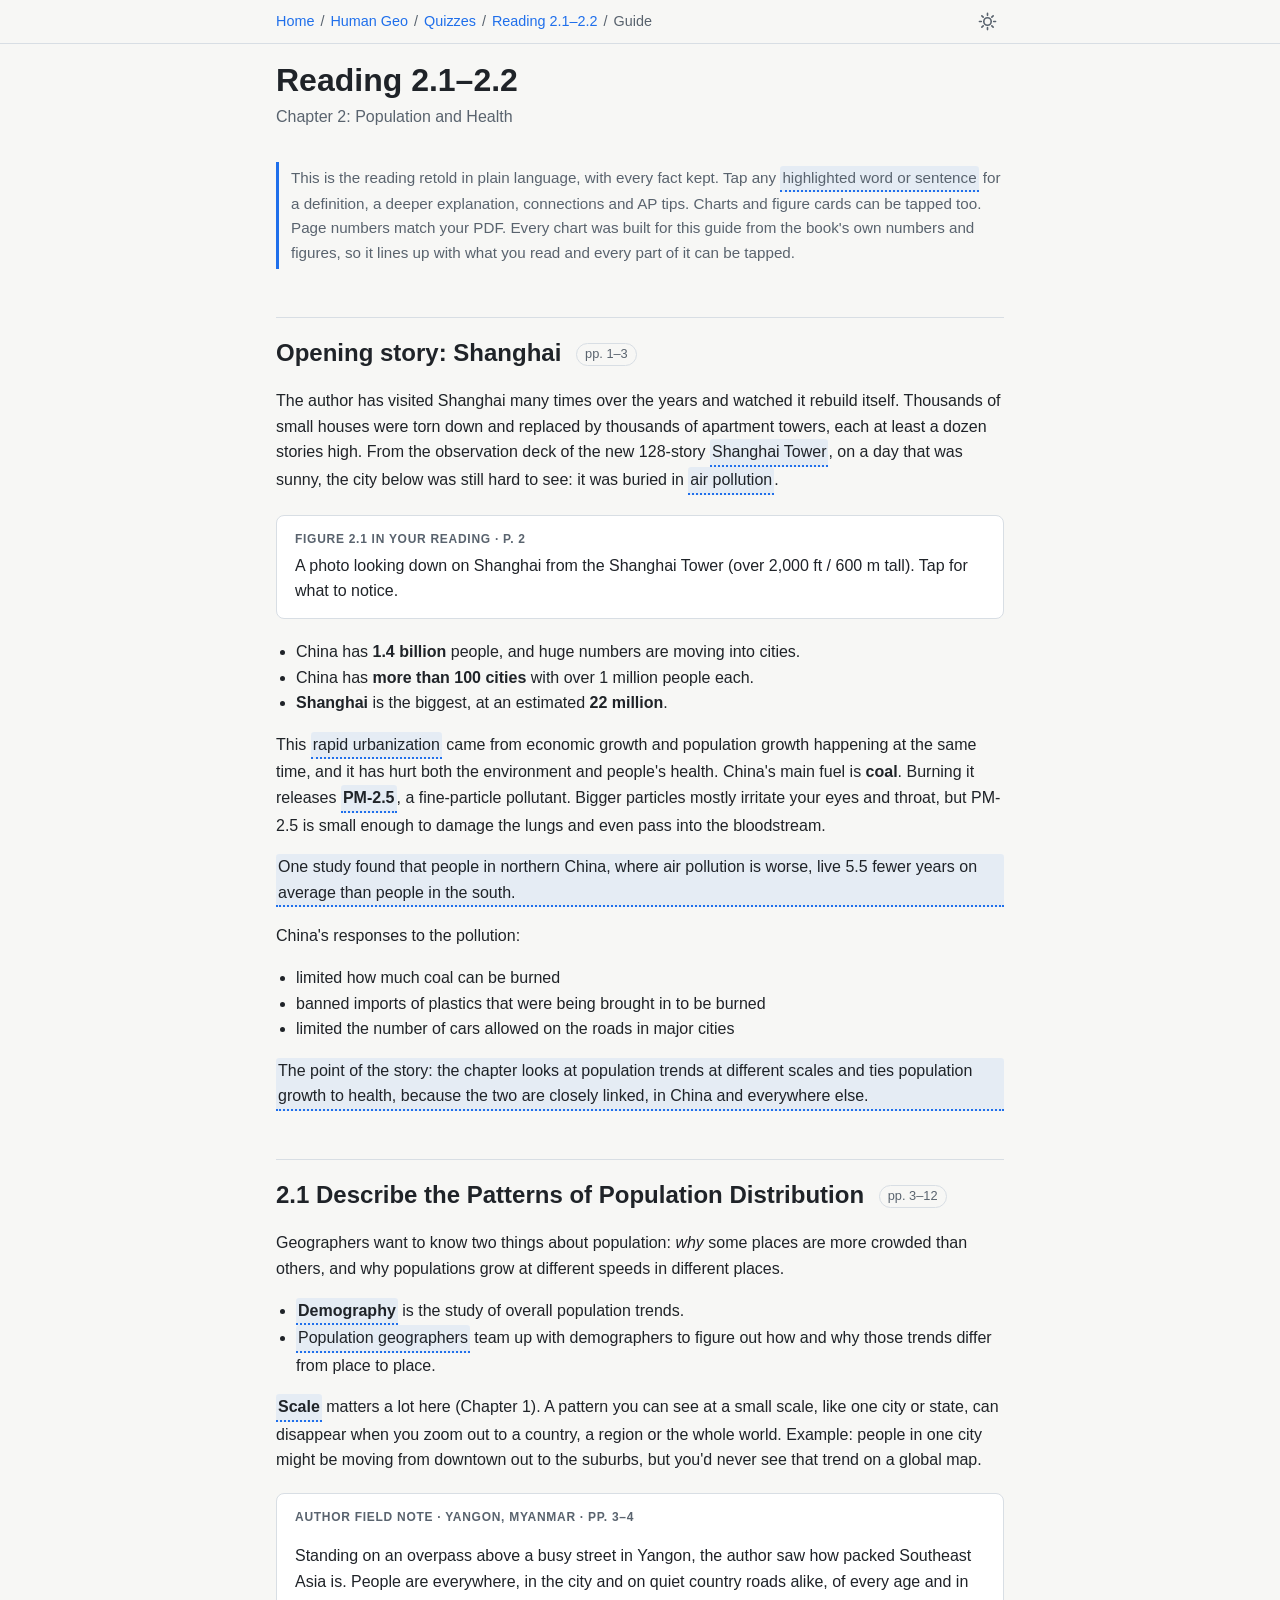
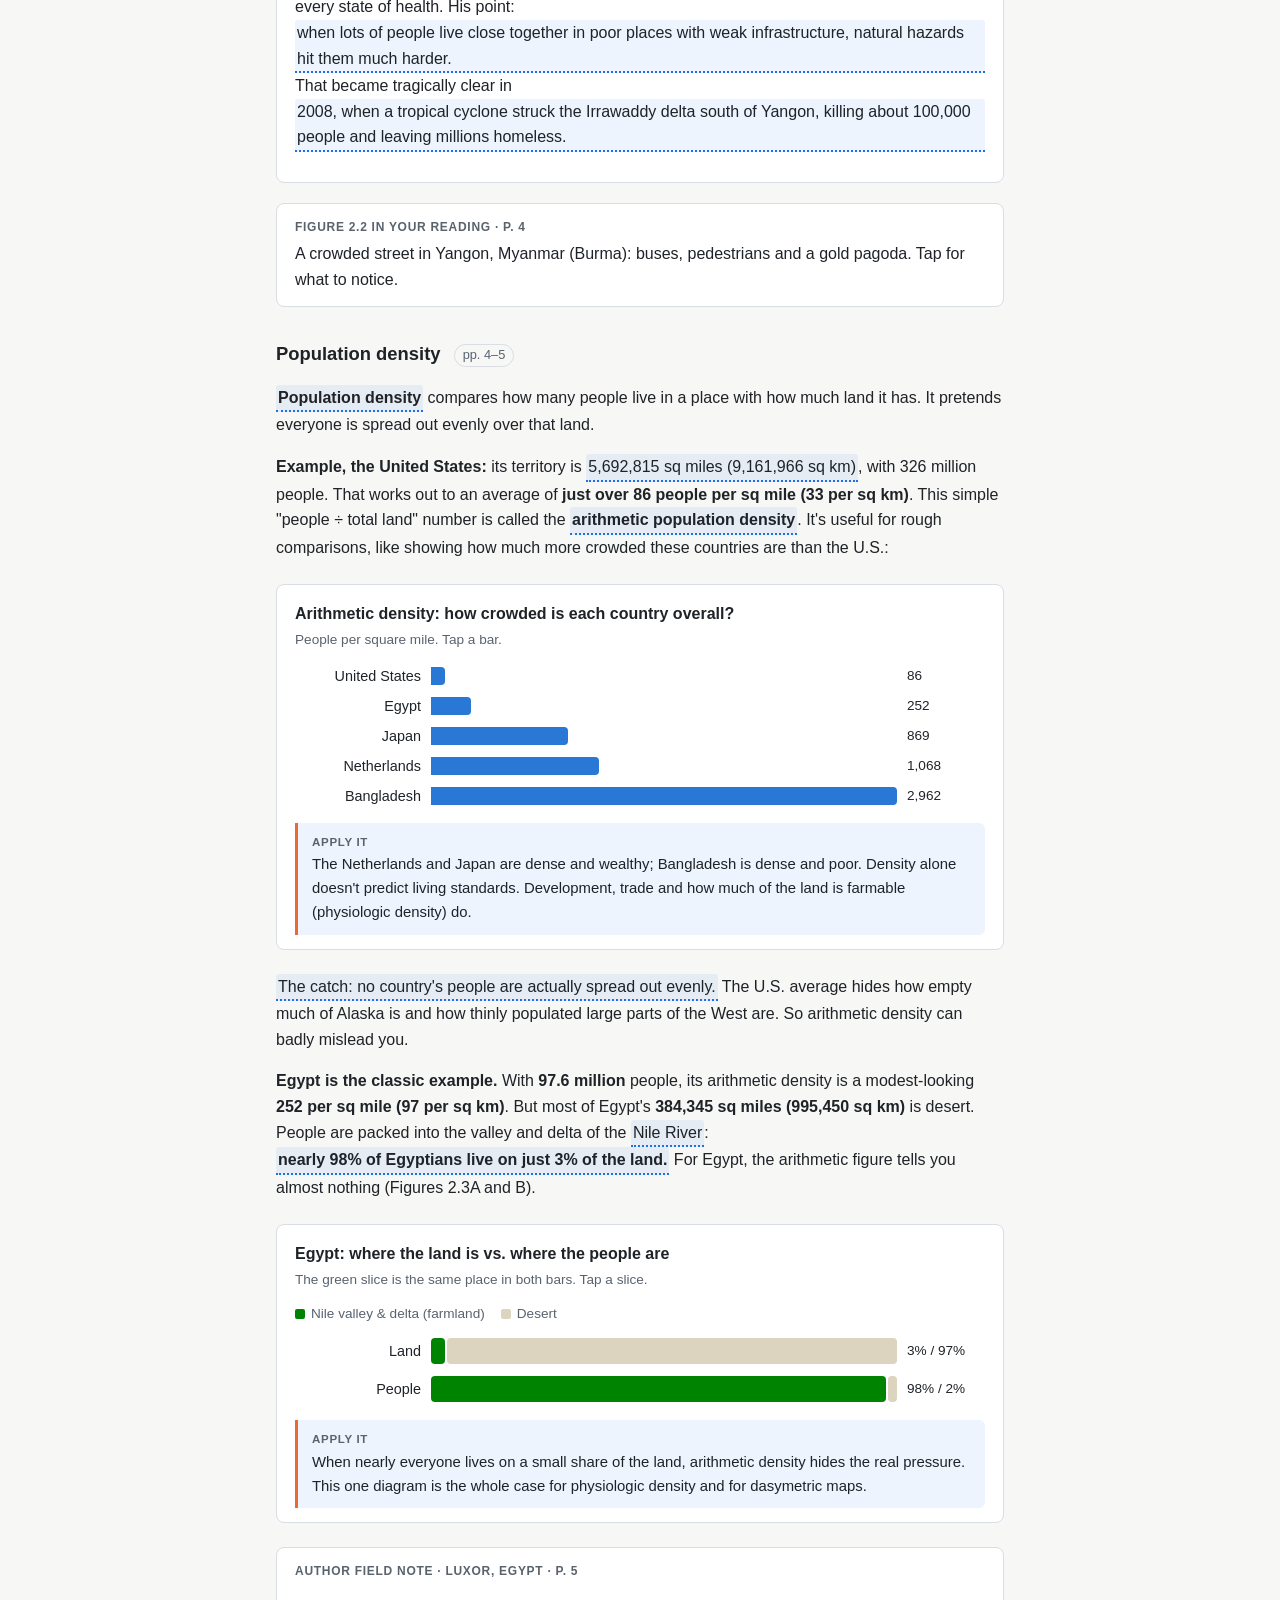
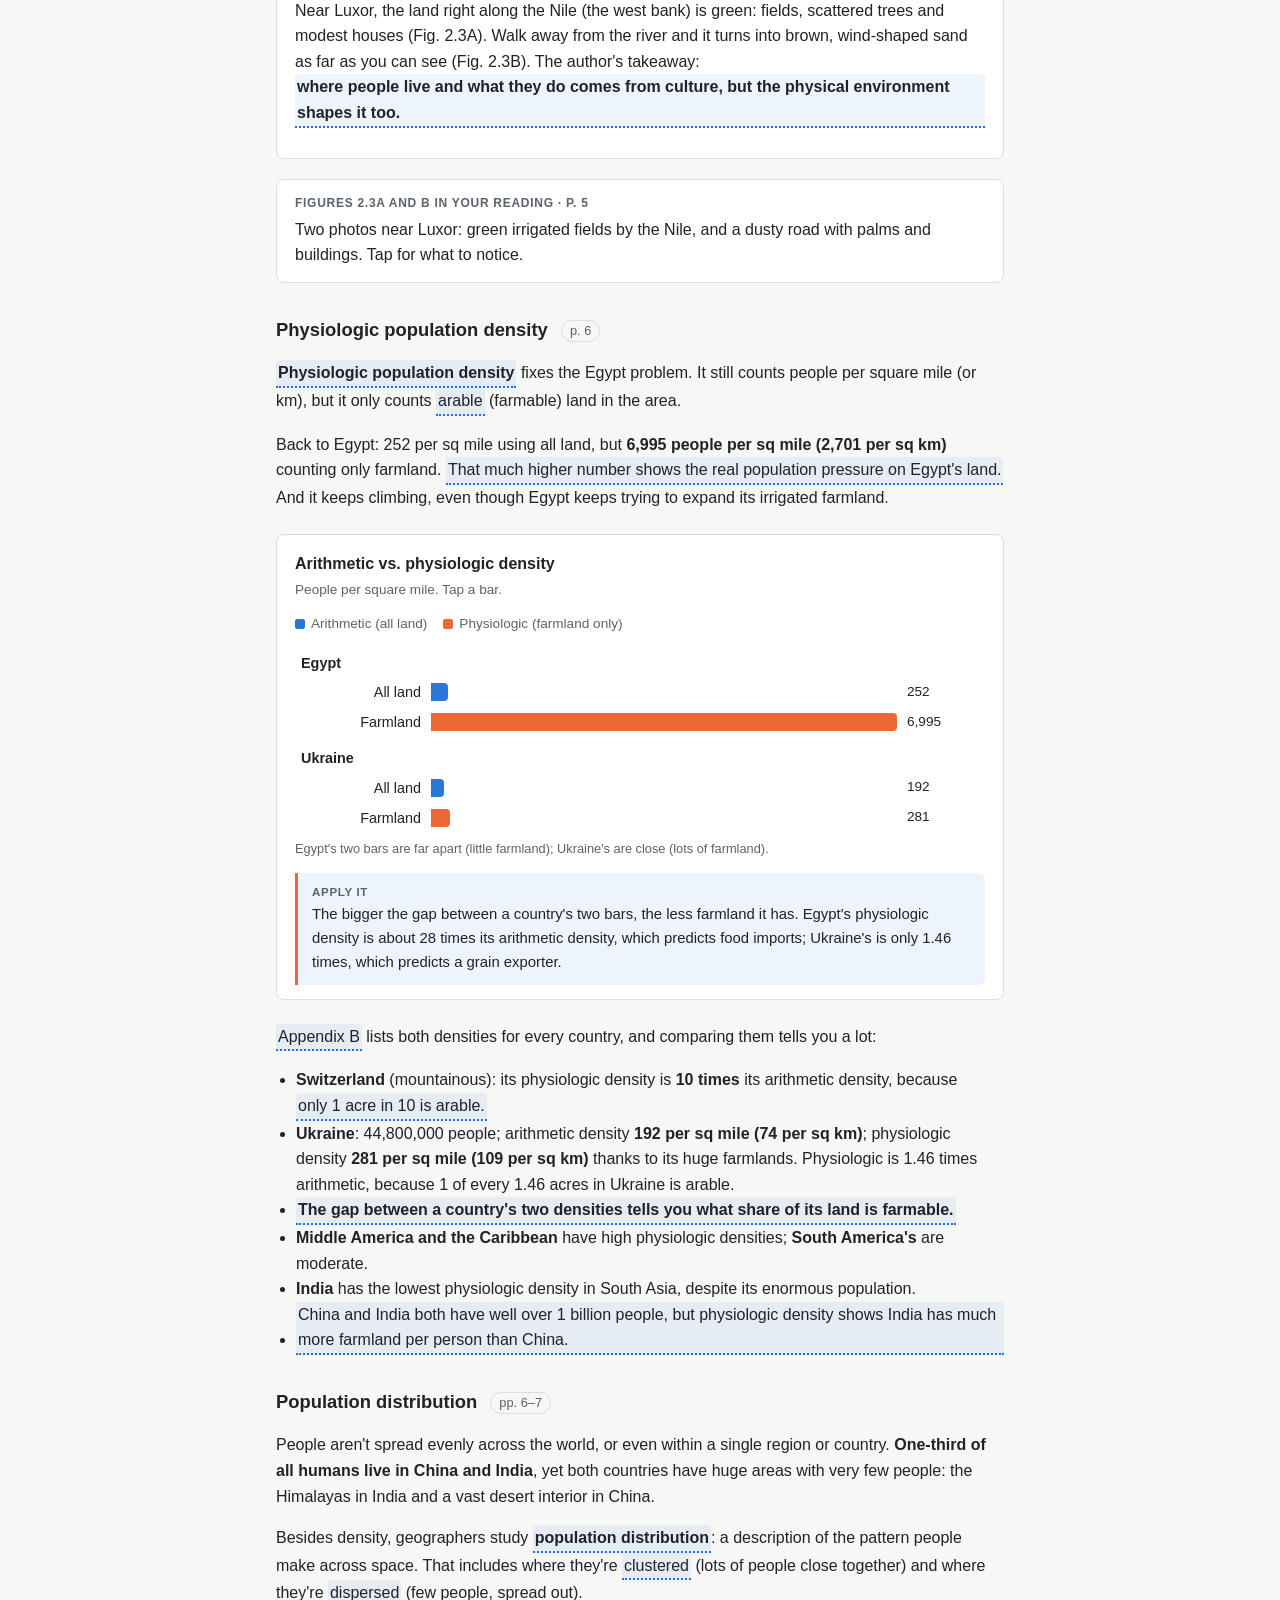
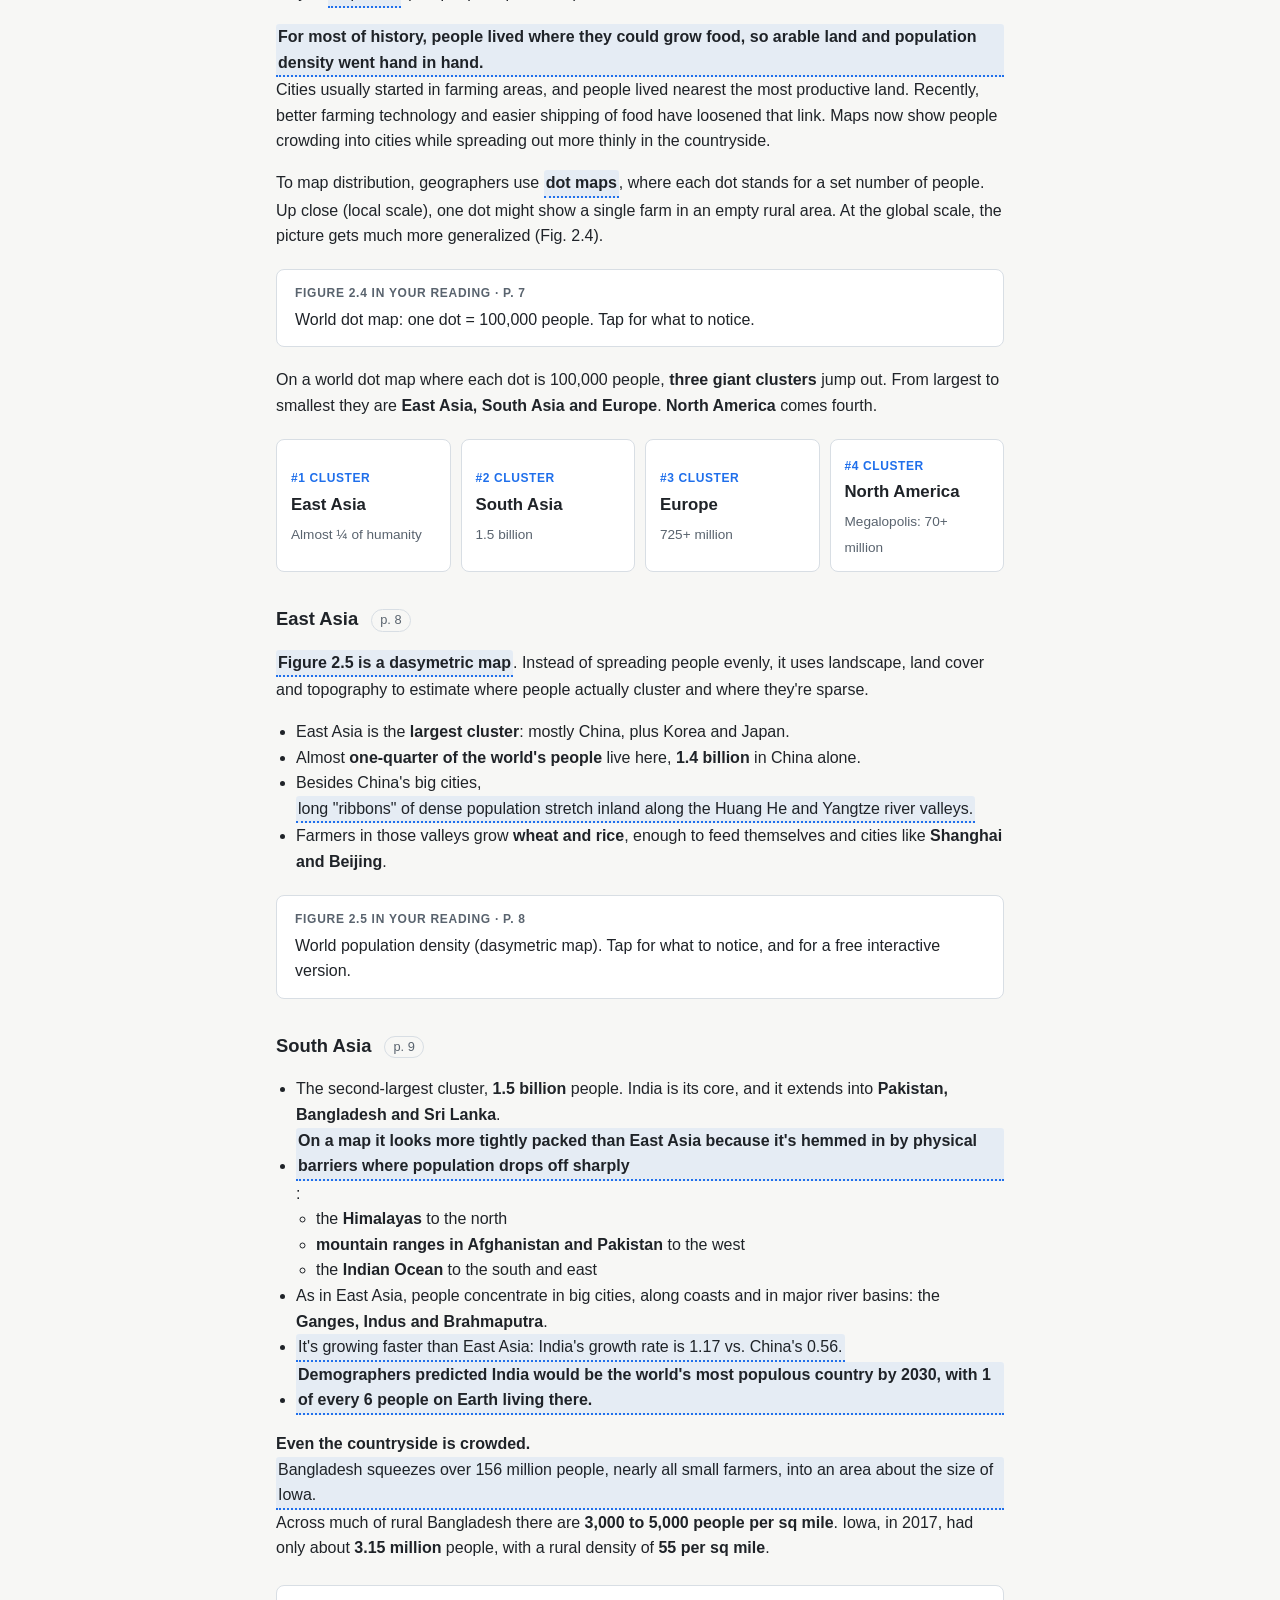
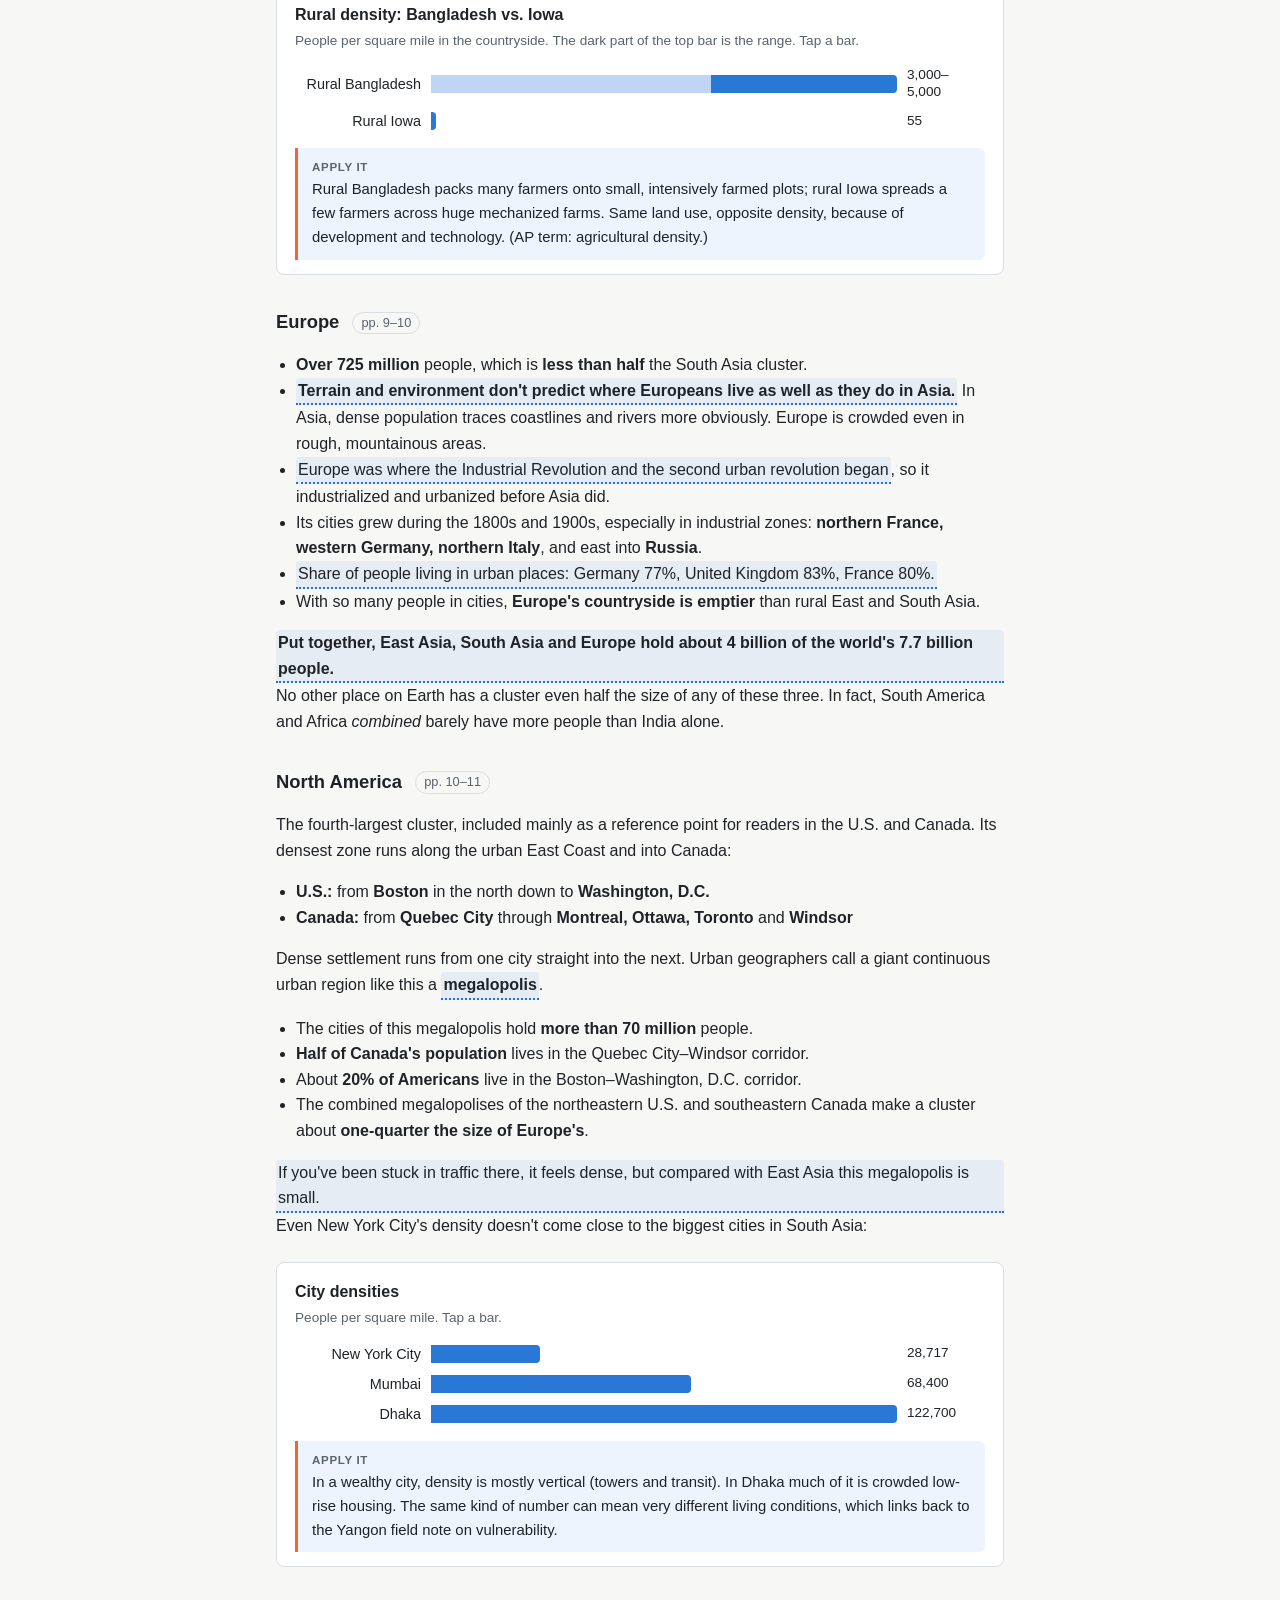
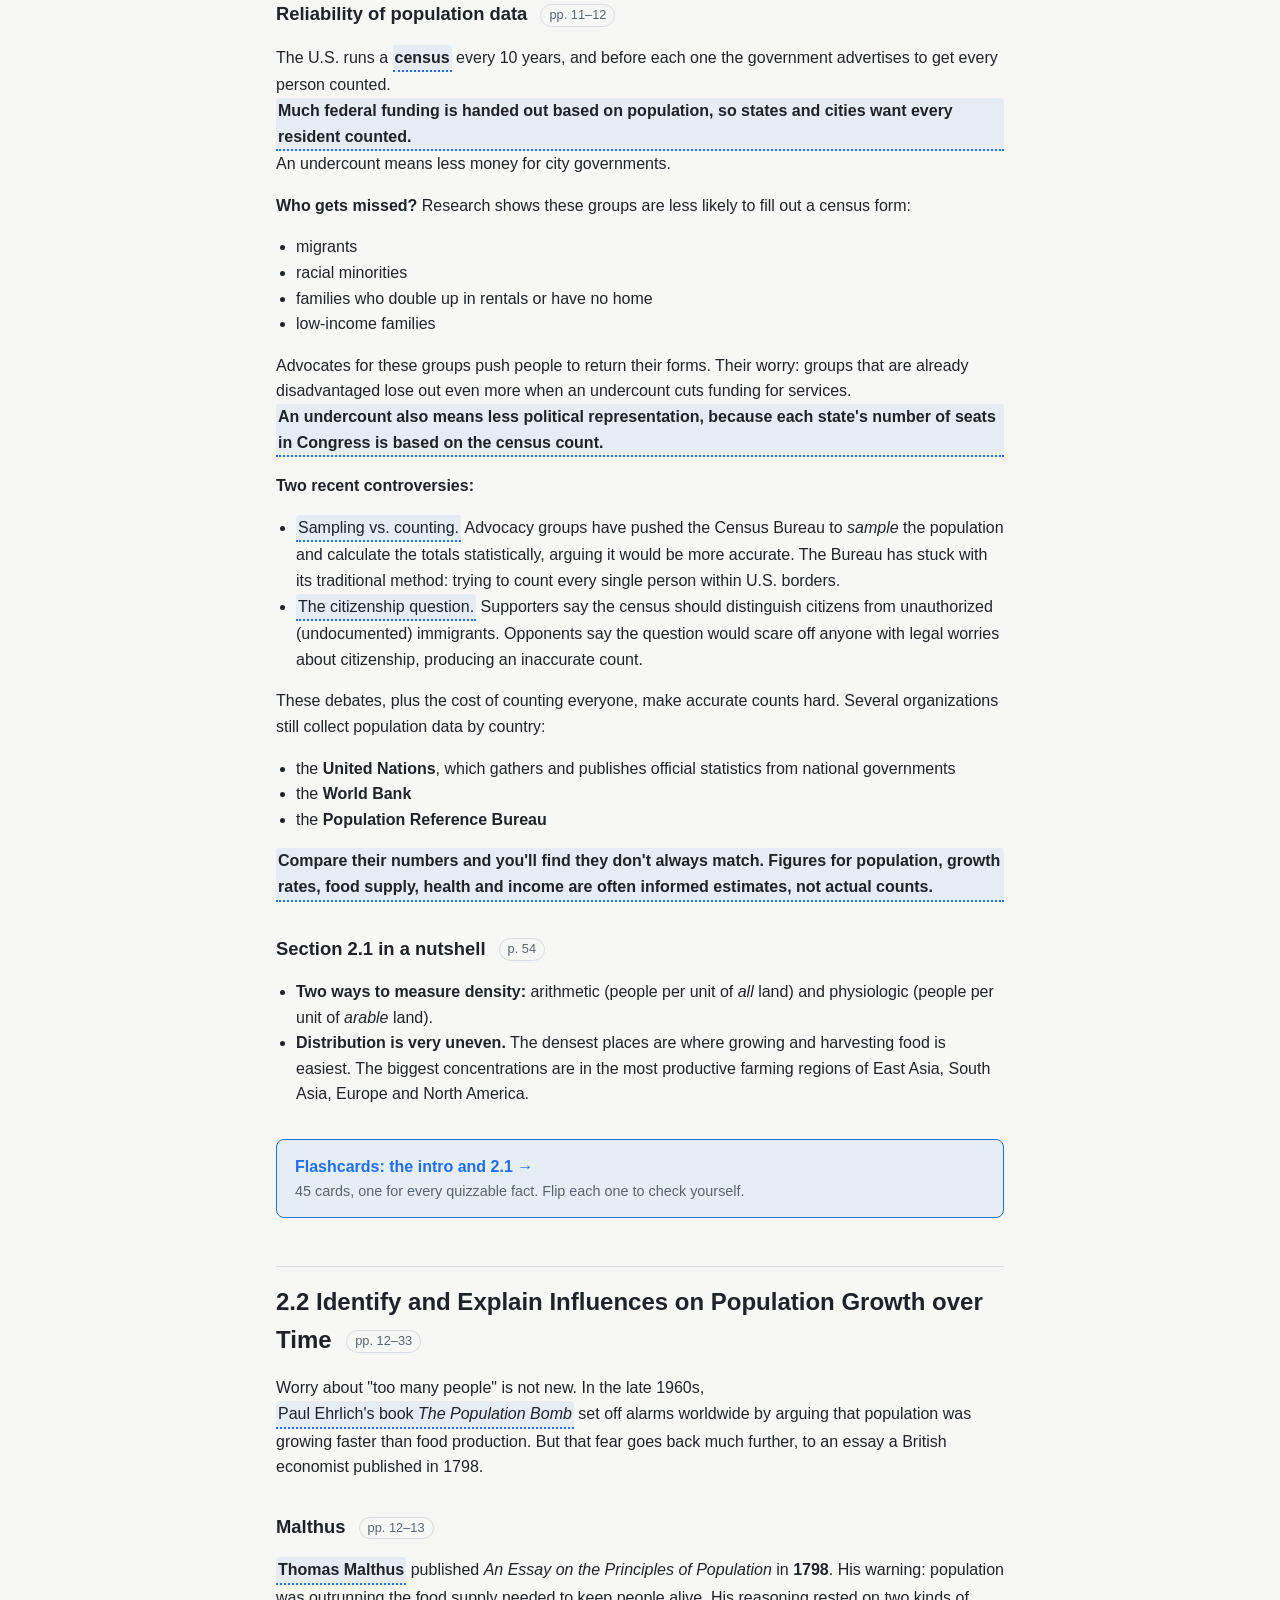
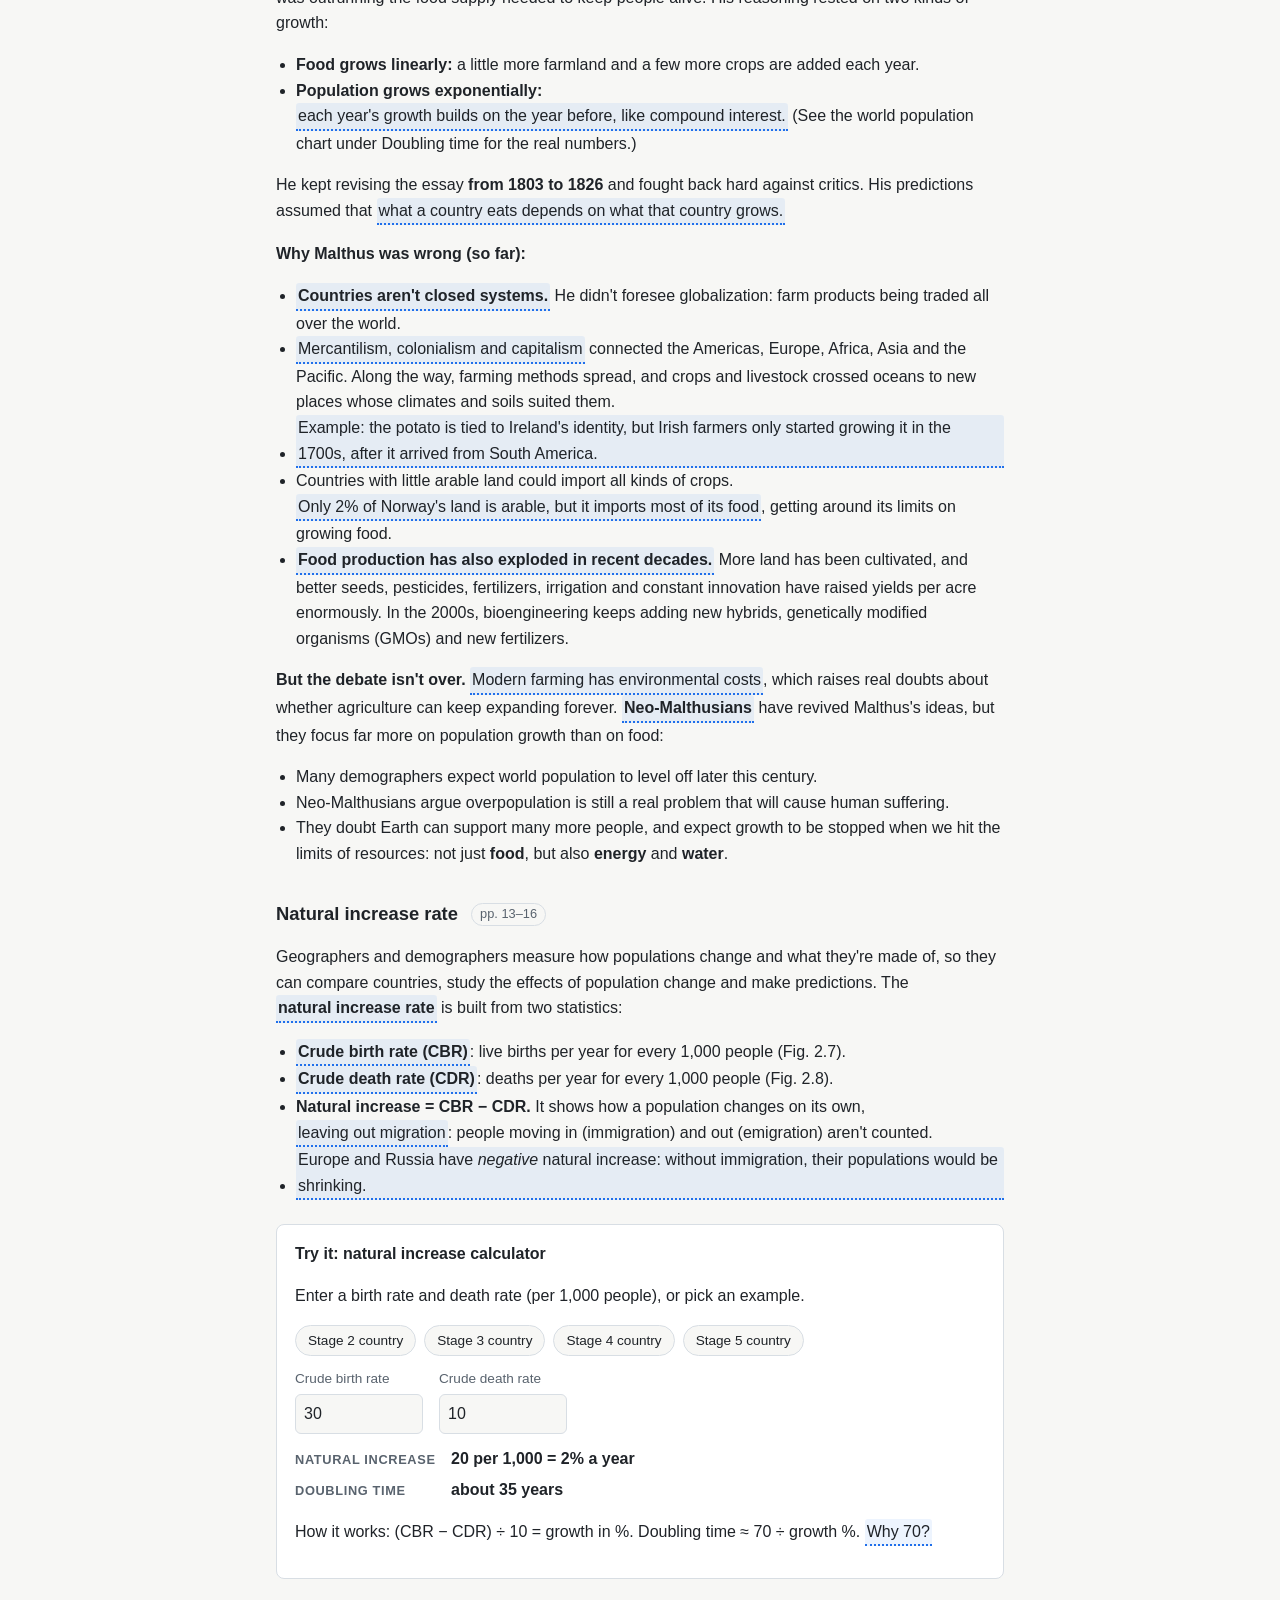
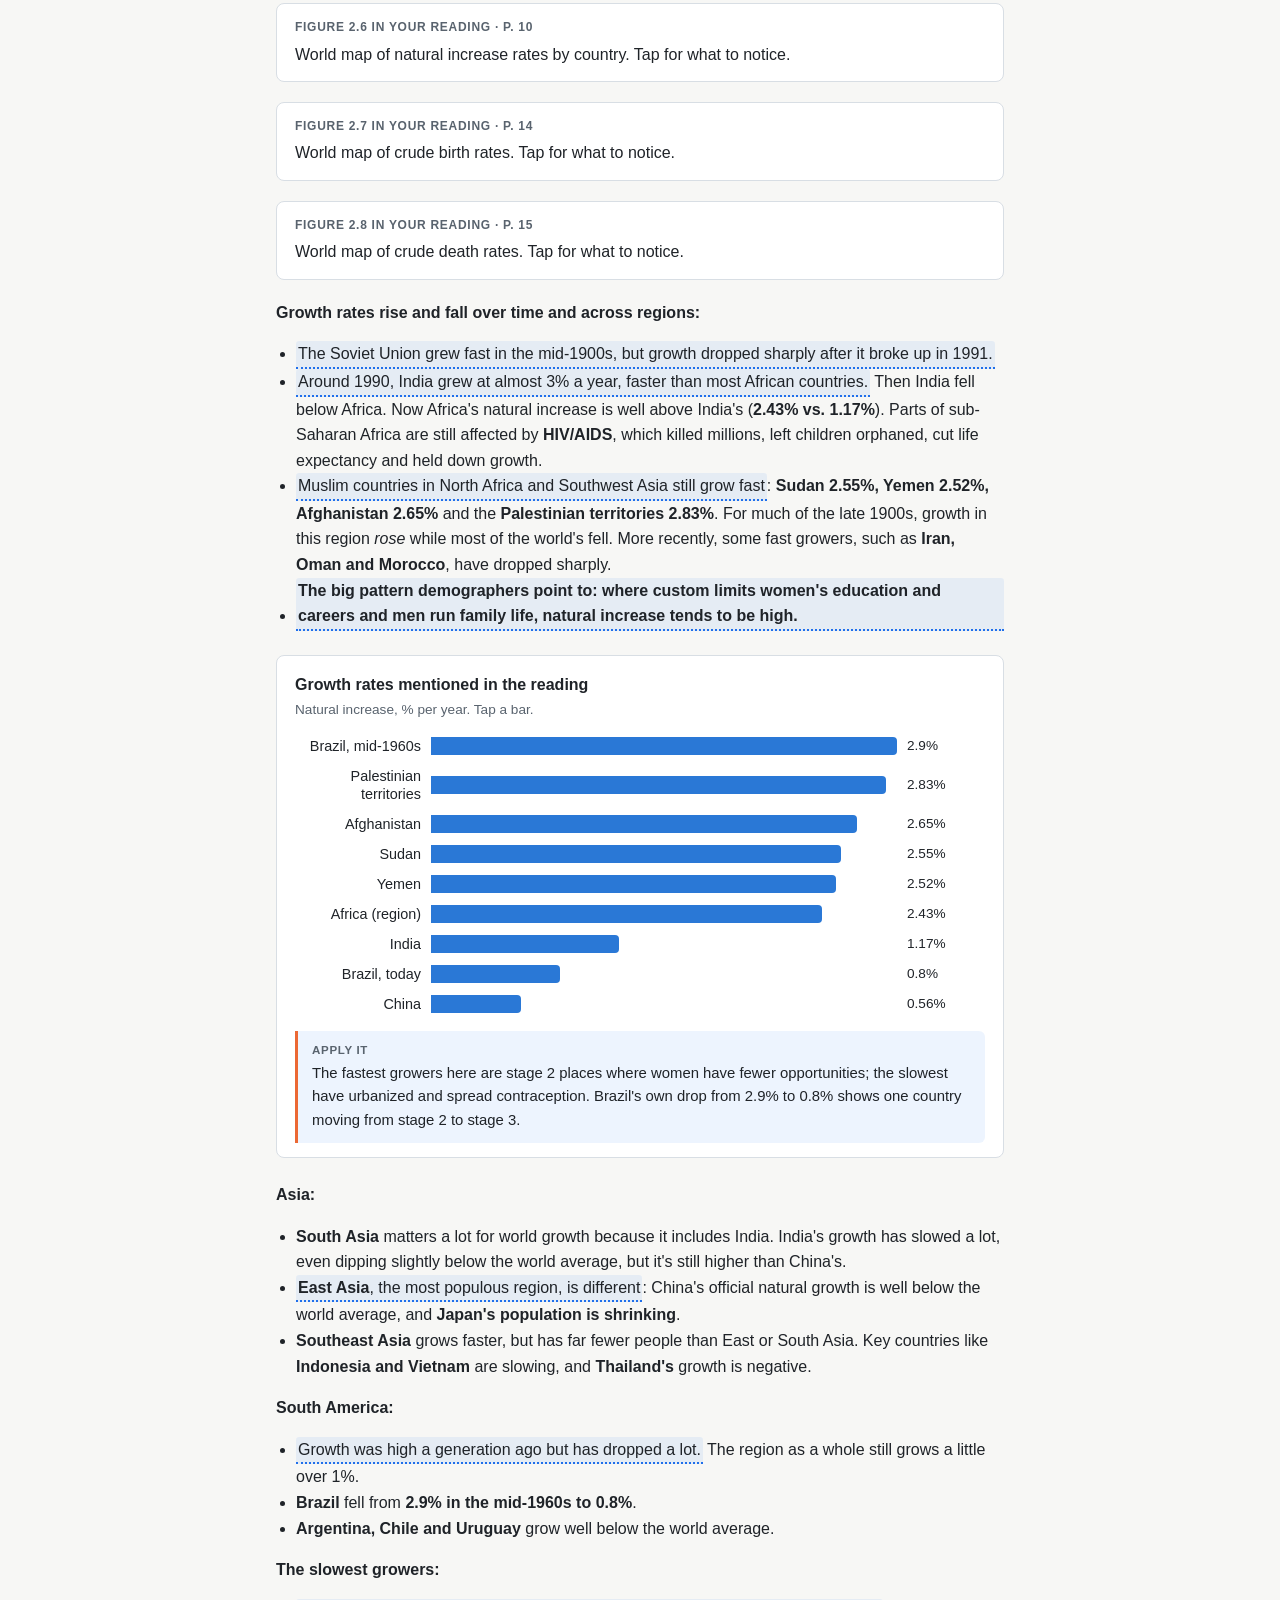
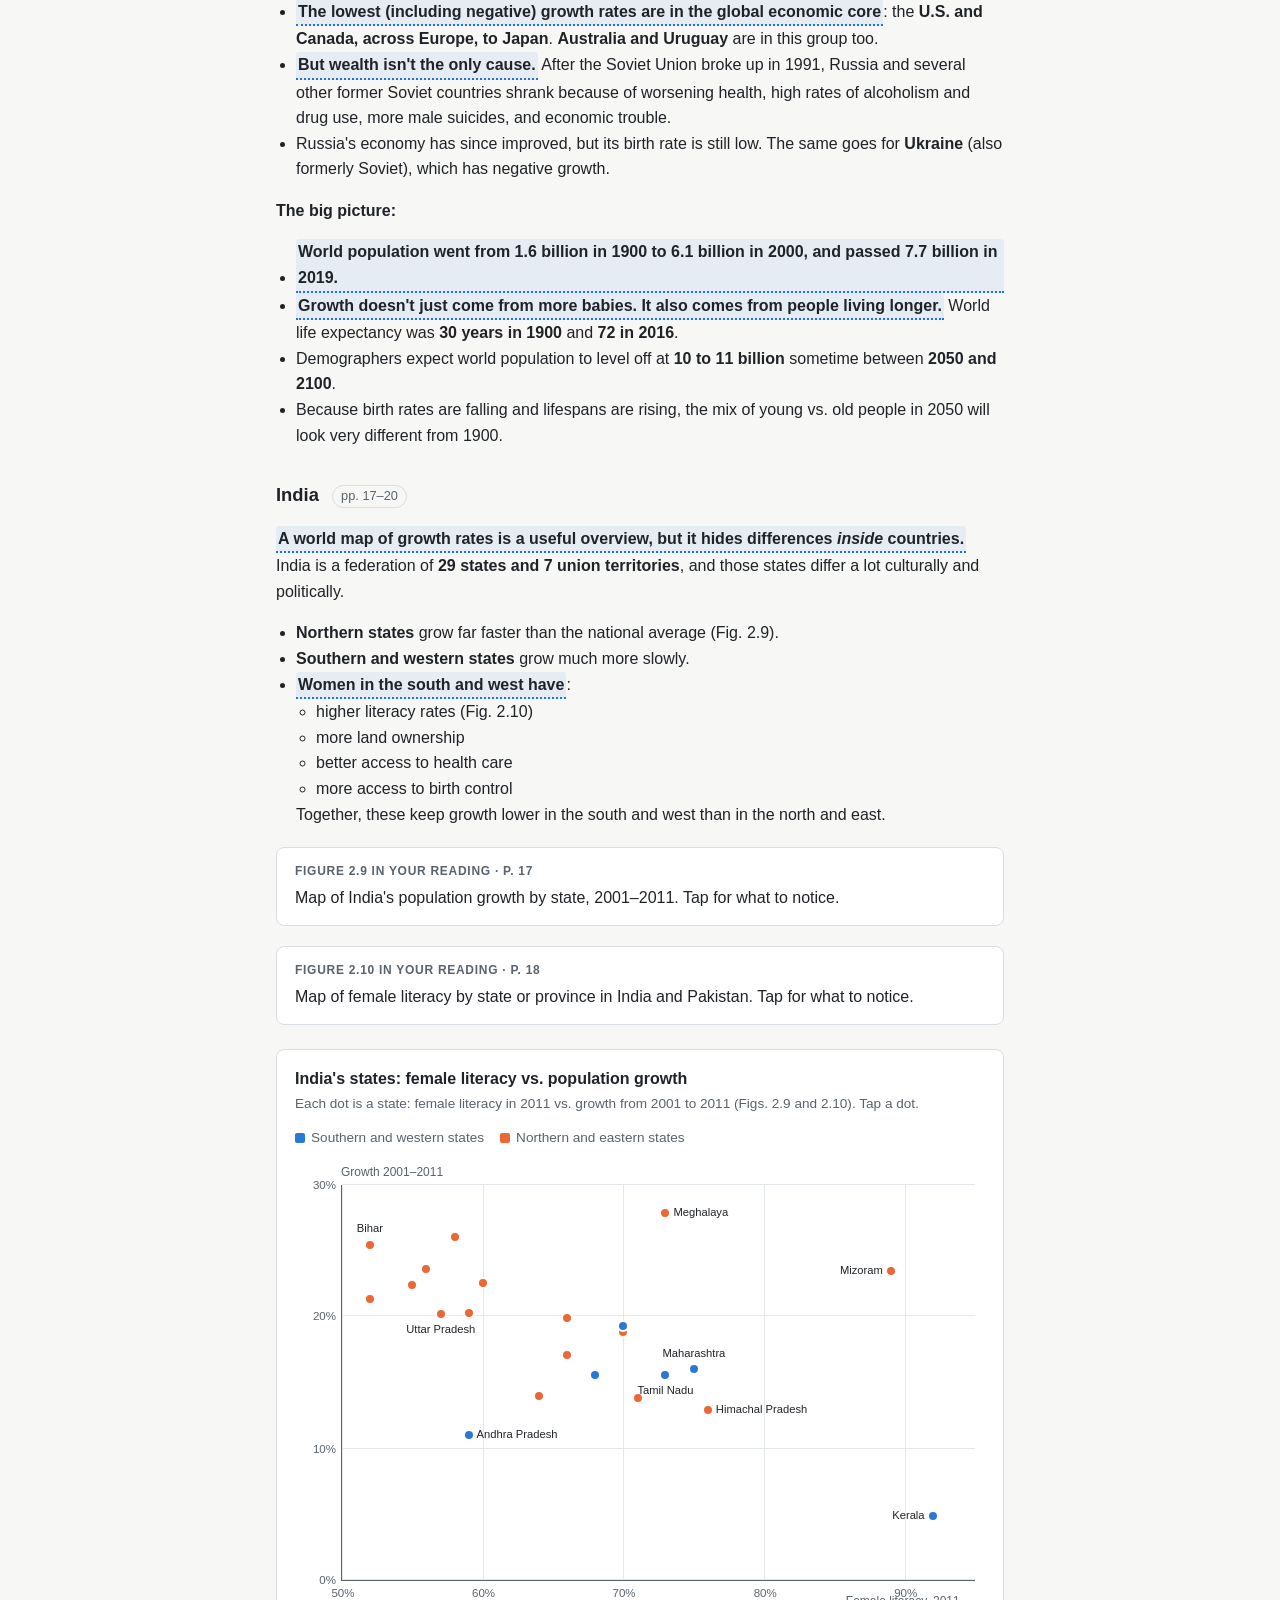
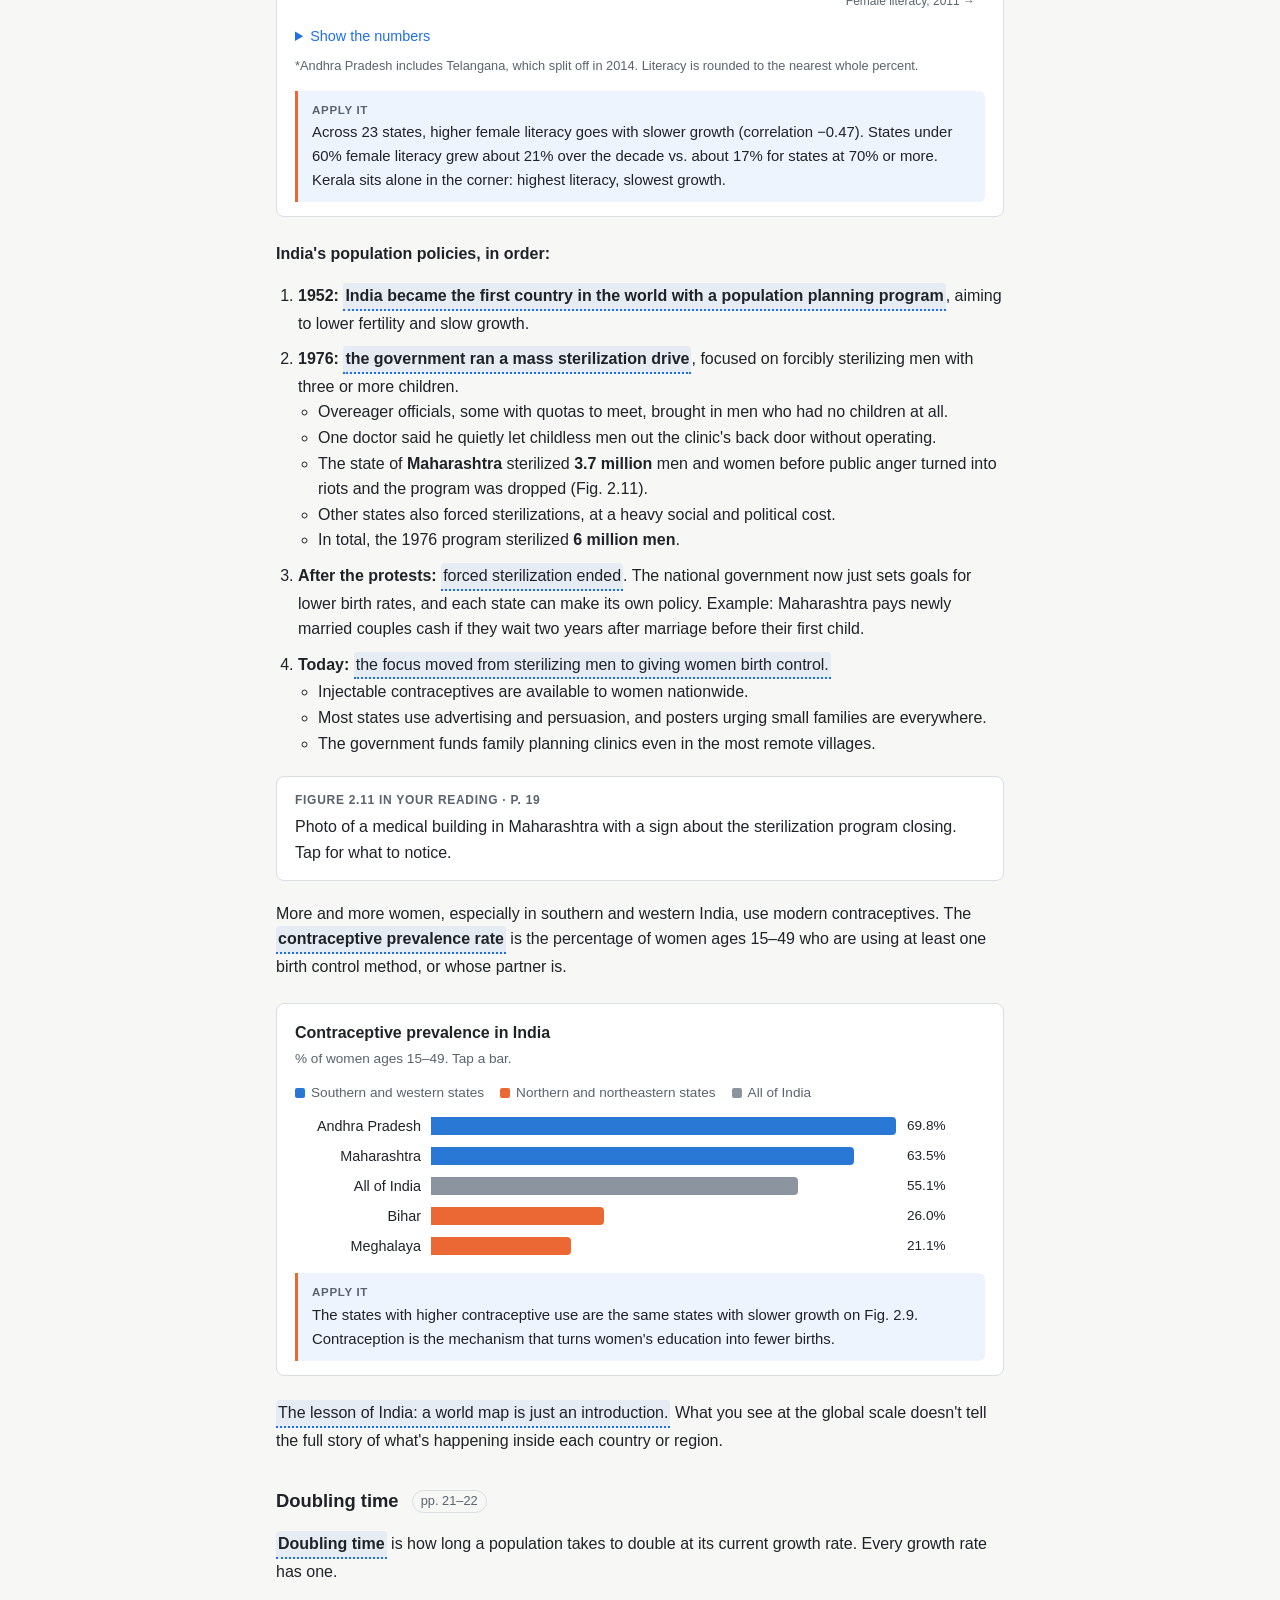
<file: human-geo/quiz/reading-2.1-2.2/reading/index.html>
<!DOCTYPE html>
<html lang="en">
<head>
  <meta charset="utf-8">
  <meta name="viewport" content="width=device-width, initial-scale=1">
  <title>Reading 2.1–2.2 guide | AP Human Geography</title>
  <meta name="description" content="Chapter 2 retold with every fact kept, plus tap-to-explain notes and interactive charts." />
  <link rel="canonical" href="https://study.thejunkdrawerapp.com/human-geo/quiz/reading-2.1-2.2/reading/" />
  <!-- Link previews (iMessage, Discord, X...). og:image must be an absolute URL, and scrapers cache it hard:
       a redesign needs a NEW filename, not a re-upload. Regenerate with tools/make-social-images.mjs. -->
  <meta property="og:site_name" content="Study Guides" />
  <meta property="og:type" content="website" />
  <meta property="og:title" content="Reading 2.1–2.2 guide: Population and Health" />
  <meta property="og:description" content="Chapter 2 retold with every fact kept, plus tap-to-explain notes and interactive charts." />
  <meta property="og:url" content="https://study.thejunkdrawerapp.com/human-geo/quiz/reading-2.1-2.2/reading/" />
  <meta property="og:image" content="https://study.thejunkdrawerapp.com/og-human-geo-3.png" />
  <meta property="og:image:width" content="1200" />
  <meta property="og:image:height" content="630" />
  <meta property="og:image:alt" content="AP Human Geography study guides" />
  <meta name="twitter:card" content="summary_large_image" />
  <meta name="twitter:image" content="https://study.thejunkdrawerapp.com/og-human-geo-3.png" />
  <link rel="icon" href="/favicon.ico" sizes="16x16 32x32 48x48" />
  <link rel="icon" type="image/png" sizes="32x32" href="/favicon-32.png" />
  <link rel="icon" type="image/png" sizes="192x192" href="/favicon-192.png" />
  <link rel="apple-touch-icon" sizes="180x180" href="/apple-touch-icon.png" />
  <!-- Colors the browser's own chrome (Safari's toolbar, the iOS address bar) to match the page.
       Both tags are rewritten to the color actually in use by the script below and by the toggle,
       because older Safari ignores the media attribute and always takes the first tag. -->
  <meta name="theme-color" media="(prefers-color-scheme: light)" content="#f7f7f5" />
  <meta name="theme-color" media="(prefers-color-scheme: dark)" content="#0d1117" />
  <!-- The saved theme is read HERE, by a CLASSIC script, before the stylesheet: resolve it any
       later and the first paint is the wrong color before the right one arrives. data-theme
       (written by the toggle, absent when following the system) overrides the system preference.
       The background is declared here too, so a fast refresh never shows a ghost of the old page. -->
  <script>(function(){try{var d=document.documentElement,t=localStorage.getItem("tjd:theme");if(t==="dark"||t==="light")d.setAttribute("data-theme",t);var k=t==="dark"||(t!=="light"&&matchMedia("(prefers-color-scheme: dark)").matches),c=k?"#0d1117":"#f7f7f5",m=document.querySelectorAll('meta[name="theme-color"]');for(var i=0;i<m.length;i++)m[i].setAttribute("content",c);}catch(e){}})();</script>
  <style>
    :root { color-scheme: light dark; }
    html[data-theme="light"] { color-scheme: light; }
    html[data-theme="dark"] { color-scheme: dark; }
    html, body { background: #f7f7f5; background: light-dark(#f7f7f5, #0d1117); }
  </style>
  <link rel="stylesheet" href="/assets/style.css?v=48506fa5ce" data-turbo-track="reload">
  <!-- Instant client-side navigation (no full reload): Turbo Drive swaps pages in place. Every
       script that sets up a page must also re-run on turbo:load. Paths are root-absolute so the
       tag is identical on every page; otherwise Turbo would treat it as new and run it again. -->
  <script src="/assets/js/turbo.min.js?v=4b476e13a2" defer data-turbo-track="reload"></script>
  <script>
    /* Scroll restoration on reload.
       Safari records a history entry's scroll position on a LAG, so a fast flick followed
       immediately by a refresh restores where you were BEFORE the flick; Chrome records it
       eagerly and gets it right. Reading window.scrollY at pagehide is exact regardless of that
       lag, so on a reload we take restoration off the browser and do it ourselves. Turbo visits
       keep native "auto" - Turbo handles those itself.
       NOTE: an earlier version saved from a throttled scroll listener, which is what made the
       saved value stale in the first place. The pagehide read is the whole point; don't move it
       back into a scroll handler. */
    (function () {
      /* Computed at USE, never cached. Turbo does not re-run this script on a client-side visit:
         it merges the head, and this tag is byte-identical on every page, so it is treated as
         already present. A cached key therefore stayed pinned to whichever page was FIRST loaded,
         and every later scroll position was filed under that page's name. Land on /, click Pricing
         in the footer, scroll, refresh - the position was saved as "tjd:y:/" while the reload
         looked up "tjd:y:/pricing", found something stale or nothing, and left you near the top.
         Typing the URL never showed it, because that is a full load and the key was right. */
      function KEY() { return "tjd:y:" + location.pathname; }
      var nav = performance.getEntriesByType && performance.getEntriesByType("navigation")[0];
      var isReload = nav ? nav.type === "reload" : (performance.navigation || {}).type === 1;
      var settled = !isReload;

      function setMode(m) { try { history.scrollRestoration = m; } catch (e) {} }
      function remember() { try { sessionStorage.setItem(KEY(), String(window.scrollY || 0)); } catch (e) {} }

      /* pagehide covers reload / navigation / close; visibilitychange catches iOS Safari, which
         can discard a tab without ever firing pagehide. */
      addEventListener("pagehide", remember);
      addEventListener("visibilitychange", function () {
        if (document.visibilityState === "hidden") remember();
      });
      /* Turbo forces "manual" when it boots (defer); re-assert "auto" once we're not mid-restore. */
      addEventListener("turbo:load", function () { if (settled) setMode("auto"); });

      if (settled) { setMode("auto"); return; }

      setMode("manual");            /* stop Safari restoring its own stale value */
      var target = 0;
      try { target = parseInt(sessionStorage.getItem(KEY()), 10) || 0; } catch (e) {}
      if (target <= 0) { settled = true; setMode("auto"); return; }

      function done() { settled = true; setMode("auto"); }
      /* The moment the visitor scrolls themselves, stop fighting them. */
      addEventListener("wheel", done, { passive: true, once: true });
      addEventListener("touchstart", done, { passive: true, once: true });
      /* Only keys that actually scroll count. Canceling on ANY key meant that holding Cmd+R
         to refresh repeatedly landed the next R keydown on the freshly loading document, which
         read as "the visitor scrolled themselves", abandoned the restore and left them at the
         top. That is exactly the "refresh really fast and it jumps to the top" report. It shows
         up on the demo pages first because their content is drawn by script, so the restore is
         still running when the next keypress arrives; everywhere else it had already finished. */
      addEventListener("keydown", function (ev) {
        if (ev.metaKey || ev.ctrlKey || ev.altKey) return;
        if (/^(Arrow|Page)|^( |Home|End|Spacebar)$/.test(ev.key)) done();
      });

      var frames = 0, steady = 0, lastH = -1, loaded = false;
      addEventListener("load", function () { loaded = true; });
      function restore() {
        if (settled) return;
        var h = document.documentElement.scrollHeight;
        /* Clamp to what the page can actually scroll right now, so a still-growing document
           doesn't read as "we landed". */
        var want = Math.min(target, Math.max(0, h - innerHeight));
        if (Math.abs(window.scrollY - want) >= 2) window.scrollTo(0, want);
        /* Settle only once we are at the REAL target - not merely parked at the bottom of a
           document that is still growing. That distinction is the whole fix: on the first
           refresh the page is still short, so the clamped position looked like a successful
           landing, we stopped, and then the content grew underneath us and left the view at the
           top. Later refreshes hit warm caches, reached full height sooner, and happened to look
           correct. Height must also be stable and the load finished. */
        var atTarget = want === target && Math.abs(window.scrollY - want) < 2;
        if (loaded && h === lastH && atTarget) steady++; else steady = 0;
        lastH = h;
        /* Give up 180 frames after the page has LOADED, not 180 frames after this started. The
           old cap fired at roughly 3s whatever the document was doing, so a slow load that had
           not yet reached full height was abandoned mid-grow and left near the top: the clamp had
           nothing to clamp to yet. On a normal load nothing changes at all, because load fires
           long before the cap and the behavior is identical. The absolute ceiling is the
           backstop for a load event that never arrives. */
        frames++;
        if (steady >= 10 || (loaded && frames > 180) || frames > 600) { done(); return; }
        requestAnimationFrame(restore);
      }
      requestAnimationFrame(restore);
    })();
  </script>
  <script src="/assets/notes.js?v=48bd6c06e8" defer data-turbo-track="reload"></script>
  <script src="/assets/calc.js?v=43068d8bba" defer data-turbo-track="reload"></script>
  <script src="/assets/flashcards.js?v=1aeb45150a" defer data-turbo-track="reload"></script>
</head>
<body class="guide">
  <header class="site-header">
    <nav class="breadcrumbs">
      <a href="/">Home</a><span>/</span><a href="/human-geo/">Human Geo</a><span>/</span><a href="/human-geo/quiz/">Quizzes</a><span>/</span><a href="/human-geo/quiz/reading-2.1-2.2/">Reading 2.1–2.2</a><span>/</span><span class="here">Guide</span>
    </nav>
    <button type="button" class="theme-toggle" id="themeToggle" hidden>
      <svg class="i-light" viewBox="0 0 20 20" fill="none" stroke="currentColor" stroke-width="1.7" stroke-linecap="round" aria-hidden="true"><circle cx="10" cy="10" r="3.9" /><path d="M10 1.5v2M10 16.5v2M18.5 10h-2M3.5 10h-2M15.96 4.04l-1.42 1.42M5.46 14.54l-1.42 1.42M15.96 15.96l-1.42-1.42M5.46 5.46 4.04 4.04" /></svg>
      <svg class="i-dark" viewBox="0 0 20 20" fill="none" stroke="currentColor" stroke-width="1.7" stroke-linejoin="round" aria-hidden="true"><path d="M16.9 12.6A7.4 7.4 0 0 1 7.4 3.1a7.4 7.4 0 1 0 9.5 9.5Z" /></svg>
    </button>
  </header>
  <main>
    <h1>Reading 2.1–2.2</h1>
    <p class="subtitle">Chapter 2: Population and Health</p>

    <p class="how-to">
      This is the reading retold in plain language, with every fact kept. Tap any
      <button class="term" data-note="how-to">highlighted word or sentence</button>
      for a definition, a deeper explanation, connections and AP tips. Charts and figure
      cards can be tapped too. Page numbers match your PDF. Every chart was built for this guide
      from the book's own numbers and figures, so it lines up with what you read and every part of
      it can be tapped.
    </p>

    <!-- ================= INTRO ================= -->

    <h2 id="shanghai">Opening story: Shanghai <span class="pages">pp. 1–3</span></h2>

    <p>
      The author has visited Shanghai many times over the years and watched it rebuild itself.
      Thousands of small houses were torn down and replaced by thousands of apartment towers,
      each at least a dozen stories high. From the observation deck of the new 128-story
      <button class="term" data-note="shanghai-tower">Shanghai Tower</button>, on a day that was sunny,
      the city below was still hard to see: it was buried in
      <button class="term" data-note="air-pollution">air pollution</button>.
    </p>

    <div class="figure-card" data-note="fig-2-1" role="button" tabindex="0">
      <span class="label">Figure 2.1 in your reading · p. 2</span>
      <p>A photo looking down on Shanghai from the Shanghai Tower (over 2,000 ft / 600 m tall). Tap for what to notice.</p>
    </div>

    <ul>
      <li>China has <strong>1.4 billion</strong> people, and huge numbers are moving into cities.</li>
      <li>China has <strong>more than 100 cities</strong> with over 1 million people each.</li>
      <li><strong>Shanghai</strong> is the biggest, at an estimated <strong>22 million</strong>.</li>
    </ul>

    <p>
      This <button class="term" data-note="urbanization">rapid urbanization</button> came from economic growth and
      population growth happening at the same time, and it has hurt both the environment and people's health.
      China's main fuel is <strong>coal</strong>. Burning it releases
      <button class="term key" data-note="pm25">PM-2.5</button>, a fine-particle pollutant. Bigger particles mostly
      irritate your eyes and throat, but PM-2.5 is small enough to damage the lungs and even pass into the bloodstream.
    </p>
    <p>
      <button class="term" data-note="north-south-china">One study found that people in northern China, where air
      pollution is worse, live 5.5 fewer years on average than people in the south.</button>
    </p>
    <p>China's responses to the pollution:</p>
    <ul>
      <li>limited how much coal can be burned</li>
      <li>banned imports of plastics that were being brought in to be burned</li>
      <li>limited the number of cars allowed on the roads in major cities</li>
    </ul>
    <p>
      <button class="term" data-note="chapter-theme">The point of the story: the chapter looks at population
      trends at different scales and ties population growth to health, because the two are closely linked,
      in China and everywhere else.</button>
    </p>

    <!-- ================= 2.1 ================= -->

    <h2 id="s2-1">2.1 Describe the Patterns of Population Distribution <span class="pages">pp. 3–12</span></h2>

    <p>
      Geographers want to know two things about population: <em>why</em> some places are more crowded than
      others, and why populations grow at different speeds in different places.
    </p>
    <ul>
      <li><button class="term key" data-note="demography">Demography</button> is the study of overall population trends.</li>
      <li><button class="term" data-note="pop-geographers">Population geographers</button> team up with demographers
        to figure out how and why those trends differ from place to place.</li>
    </ul>
    <p>
      <button class="term key" data-note="scale">Scale</button> matters a lot here (Chapter 1). A pattern you can see
      at a small scale, like one city or state, can disappear when you zoom out to a country, a region or the whole
      world. Example: people in one city might be moving from downtown out to the suburbs, but you'd never see that
      trend on a global map.
    </p>

    <div class="field-note">
      <span class="label">Author field note · Yangon, Myanmar · pp. 3–4</span>
      <p>
        Standing on an overpass above a busy street in Yangon, the author saw how packed Southeast Asia is. People
        are everywhere, in the city and on quiet country roads alike, of every age and in every state of health.
        His point: <button class="term" data-note="vulnerability">when lots of people live close together in poor
        places with weak infrastructure, natural hazards hit them much harder.</button> That became tragically clear
        in <button class="term" data-note="cyclone-2008">2008, when a tropical cyclone struck the Irrawaddy delta
        south of Yangon, killing about 100,000 people and leaving millions homeless.</button>
      </p>
    </div>

    <div class="figure-card" data-note="fig-2-2" role="button" tabindex="0">
      <span class="label">Figure 2.2 in your reading · p. 4</span>
      <p>A crowded street in Yangon, Myanmar (Burma): buses, pedestrians and a gold pagoda. Tap for what to notice.</p>
    </div>

    <h3 id="density">Population density <span class="pages">pp. 4–5</span></h3>

    <p>
      <button class="term key" data-note="pop-density">Population density</button> compares how many people live in a
      place with how much land it has. It pretends everyone is spread out evenly over that land.
    </p>
    <p>
      <strong>Example, the United States:</strong> its territory is
      <button class="term" data-note="us-area">5,692,815 sq miles (9,161,966 sq km)</button>, with 326 million people.
      That works out to an average of <strong>just over 86 people per sq mile (33 per sq km)</strong>. This simple
      "people ÷ total land" number is called the
      <button class="term key" data-note="arithmetic-density">arithmetic population density</button>. It's useful for
      rough comparisons, like showing how much more crowded these countries are than the U.S.:
    </p>

    <figure class="chart" aria-labelledby="c-countries-title">
      <h4 id="c-countries-title">Arithmetic density: how crowded is each country overall?</h4>
      <p class="chart-sub">People per square mile. Tap a bar.</p>
      <div class="bars">
        <div class="bar-row" data-note="arithmetic-density" data-tip="United States: 86 per sq mi (33 per sq km)" tabindex="0" role="button" aria-label="United States, 86 per square mile">
          <span class="bar-label">United States</span>
          <span class="bar-track"><span class="bar s1" style="width:2.9%"></span></span>
          <span class="bar-val">86</span>
        </div>
        <div class="bar-row" data-note="egypt-density" data-tip="Egypt: 252 per sq mi (97 per sq km)" tabindex="0" role="button" aria-label="Egypt, 252 per square mile">
          <span class="bar-label">Egypt</span>
          <span class="bar-track"><span class="bar s1" style="width:8.5%"></span></span>
          <span class="bar-val">252</span>
        </div>
        <div class="bar-row" data-note="japan-density" data-tip="Japan: 869 per sq mi (335 per sq km)" tabindex="0" role="button" aria-label="Japan, 869 per square mile">
          <span class="bar-label">Japan</span>
          <span class="bar-track"><span class="bar s1" style="width:29.3%"></span></span>
          <span class="bar-val">869</span>
        </div>
        <div class="bar-row" data-note="netherlands-density" data-tip="Netherlands: 1,068 per sq mi (412 per sq km)" tabindex="0" role="button" aria-label="Netherlands, 1,068 per square mile">
          <span class="bar-label">Netherlands</span>
          <span class="bar-track"><span class="bar s1" style="width:36.1%"></span></span>
          <span class="bar-val">1,068</span>
        </div>
        <div class="bar-row" data-note="bangladesh-density" data-tip="Bangladesh: 2,962 per sq mi (1,144 per sq km)" tabindex="0" role="button" aria-label="Bangladesh, 2,962 per square mile">
          <span class="bar-label">Bangladesh</span>
          <span class="bar-track"><span class="bar s1" style="width:100.0%"></span></span>
          <span class="bar-val">2,962</span>
        </div>
      </div>
      <div class="apply"><span class="label">Apply it</span><p>The Netherlands and Japan are dense and wealthy; Bangladesh is dense and poor. Density alone doesn't predict living standards. Development, trade and how much of the land is farmable (physiologic density) do.</p></div>
    </figure>

    <table class="sr-only">
      <caption>Arithmetic density</caption>
      <tr><th>Country</th><th>per sq mi</th><th>per sq km</th></tr>
      <tr><td>United States</td><td>86</td><td>33</td></tr>
      <tr><td>Egypt</td><td>252</td><td>97</td></tr>
      <tr><td>Japan</td><td>869</td><td>335</td></tr>
      <tr><td>Netherlands</td><td>1,068</td><td>412</td></tr>
      <tr><td>Bangladesh</td><td>2,962</td><td>1,144</td></tr>
    </table>

    <p>
      <button class="term" data-note="uneven">The catch: no country's people are actually spread out evenly.</button>
      The U.S. average hides how empty much of Alaska is and how thinly populated large parts of the West are. So
      arithmetic density can badly mislead you.
    </p>
    <p>
      <strong>Egypt is the classic example.</strong> With <strong>97.6 million</strong> people, its arithmetic density
      is a modest-looking <strong>252 per sq mile (97 per sq km)</strong>. But most of Egypt's
      <strong>384,345 sq miles (995,450 sq km)</strong> is desert. People are packed into the valley and delta of the
      <button class="term" data-note="nile">Nile River</button>:
      <button class="term key" data-note="98-3">nearly 98% of Egyptians live on just 3% of the land.</button> For Egypt,
      the arithmetic figure tells you almost nothing (Figures 2.3A and B).
    </p>

    <figure class="chart" aria-labelledby="c-egypt-title">
      <h4 id="c-egypt-title">Egypt: where the land is vs. where the people are</h4>
      <p class="chart-sub">The green slice is the same place in both bars. Tap a slice.</p>
      <div class="legend">
        <span style="--swatch: var(--farmland)">Nile valley &amp; delta (farmland)</span>
        <span style="--swatch: var(--desert)">Desert</span>
      </div>
      <div class="bars">
        <div class="bar-row stack-row">
          <span class="bar-label">Land</span>
          <span class="bar-track stack">
            <span class="bar farmland" style="width:3%" data-note="98-3" data-tip="Nile valley &amp; delta: about 3% of Egypt's land" tabindex="0" role="button" aria-label="Nile farmland, 3 percent of land"></span>
            <span class="bar desert" style="width:97%" data-note="egypt-desert" data-tip="Desert: about 97% of Egypt's land" tabindex="0" role="button" aria-label="Desert, 97 percent of land"></span>
          </span>
          <span class="bar-val">3% / 97%</span>
        </div>
        <div class="bar-row stack-row">
          <span class="bar-label">People</span>
          <span class="bar-track stack">
            <span class="bar farmland" style="width:98%" data-note="98-3" data-tip="About 98% of Egyptians live on the Nile farmland" tabindex="0" role="button" aria-label="98 percent of people live on the Nile farmland"></span>
            <span class="bar desert" style="width:2%" data-note="egypt-desert" data-tip="About 2% of Egyptians live elsewhere" tabindex="0" role="button" aria-label="2 percent live elsewhere"></span>
          </span>
          <span class="bar-val">98% / 2%</span>
        </div>
      </div>
      <div class="apply"><span class="label">Apply it</span><p>When nearly everyone lives on a small share of the land, arithmetic density hides the real pressure. This one diagram is the whole case for physiologic density and for dasymetric maps.</p></div>
    </figure>

    <div class="field-note">
      <span class="label">Author field note · Luxor, Egypt · p. 5</span>
      <p>
        Near Luxor, the land right along the Nile (the west bank) is green: fields, scattered trees and modest
        houses (Fig. 2.3A). Walk away from the river and it turns into brown, wind-shaped sand as far as you can see
        (Fig. 2.3B). The author's takeaway:
        <button class="term key" data-note="environment-culture">where people live and what they do comes from
        culture, but the physical environment shapes it too.</button>
      </p>
    </div>

    <div class="figure-card" data-note="fig-2-3" role="button" tabindex="0">
      <span class="label">Figures 2.3A and B in your reading · p. 5</span>
      <p>Two photos near Luxor: green irrigated fields by the Nile, and a dusty road with palms and buildings. Tap for what to notice.</p>
    </div>

    <h3 id="physiologic">Physiologic population density <span class="pages">p. 6</span></h3>

    <p>
      <button class="term key" data-note="physiologic-density">Physiologic population density</button> fixes the Egypt
      problem. It still counts people per square mile (or km), but it only counts
      <button class="term" data-note="arable">arable</button> (farmable) land in the area.
    </p>
    <p>
      Back to Egypt: 252 per sq mile using all land, but <strong>6,995 people per sq mile (2,701 per sq km)</strong>
      counting only farmland. <button class="term" data-note="population-pressure">That much higher number shows the
      real population pressure on Egypt's land.</button> And it keeps climbing, even though Egypt keeps trying to
      expand its irrigated farmland.
    </p>

    <figure class="chart" aria-labelledby="c-phys-title">
      <h4 id="c-phys-title">Arithmetic vs. physiologic density</h4>
      <p class="chart-sub">People per square mile. Tap a bar.</p>
      <div class="legend">
        <span style="--swatch: var(--series-1)">Arithmetic (all land)</span>
        <span style="--swatch: var(--series-2)">Physiologic (farmland only)</span>
      </div>
      <div class="bars">
        <div class="bar-group-label">Egypt</div>
        <div class="bar-row" data-note="arithmetic-density" data-tip="Egypt, arithmetic: 252 per sq mi (97 per sq km)" tabindex="0" role="button" aria-label="Egypt arithmetic, 252">
          <span class="bar-label">All land</span>
          <span class="bar-track"><span class="bar s1" style="width:3.6%"></span></span>
          <span class="bar-val">252</span>
        </div>
        <div class="bar-row" data-note="physiologic-density" data-tip="Egypt, physiologic: 6,995 per sq mi (2,701 per sq km)" tabindex="0" role="button" aria-label="Egypt physiologic, 6,995">
          <span class="bar-label">Farmland</span>
          <span class="bar-track"><span class="bar s2" style="width:100%"></span></span>
          <span class="bar-val">6,995</span>
        </div>
        <div class="bar-group-label">Ukraine</div>
        <div class="bar-row" data-note="ukraine" data-tip="Ukraine, arithmetic: 192 per sq mi (74 per sq km)" tabindex="0" role="button" aria-label="Ukraine arithmetic, 192">
          <span class="bar-label">All land</span>
          <span class="bar-track"><span class="bar s1" style="width:2.7%"></span></span>
          <span class="bar-val">192</span>
        </div>
        <div class="bar-row" data-note="ukraine" data-tip="Ukraine, physiologic: 281 per sq mi (109 per sq km)" tabindex="0" role="button" aria-label="Ukraine physiologic, 281">
          <span class="bar-label">Farmland</span>
          <span class="bar-track"><span class="bar s2" style="width:4.0%"></span></span>
          <span class="bar-val">281</span>
        </div>
      </div>
      <p class="tap-hint">Egypt's two bars are far apart (little farmland); Ukraine's are close (lots of farmland).</p>
      <div class="apply"><span class="label">Apply it</span><p>The bigger the gap between a country's two bars, the less farmland it has. Egypt's physiologic density is about 28 times its arithmetic density, which predicts food imports; Ukraine's is only 1.46 times, which predicts a grain exporter.</p></div>
    </figure>

    <p>
      <button class="term" data-note="appendix-b">Appendix B</button> lists both densities for every
      country, and comparing them tells you a lot:
    </p>
    <ul>
      <li>
        <strong>Switzerland</strong> (mountainous): its physiologic density is <strong>10 times</strong> its arithmetic
        density, because <button class="term" data-note="ratio-trick">only 1 acre in 10 is arable.</button>
      </li>
      <li>
        <strong>Ukraine</strong>: 44,800,000 people; arithmetic density <strong>192 per sq mile (74 per sq km)</strong>;
        physiologic density <strong>281 per sq mile (109 per sq km)</strong> thanks to its huge farmlands. Physiologic
        is 1.46 times arithmetic, because 1 of every 1.46 acres in Ukraine is arable.
      </li>
      <li>
        <button class="term key" data-note="ratio-trick">The gap between a country's two densities tells you what share
        of its land is farmable.</button>
      </li>
      <li>
        <strong>Middle America and the Caribbean</strong> have high physiologic densities; <strong>South America's</strong>
        are moderate.
      </li>
      <li>
        <strong>India</strong> has the lowest physiologic density in South Asia, despite its enormous population.
      </li>
      <li>
        <button class="term" data-note="india-china-arable">China and India both have well over 1 billion people, but
        physiologic density shows India has much more farmland per person than China.</button>
      </li>
    </ul>

    <h3 id="distribution">Population distribution <span class="pages">pp. 6–7</span></h3>

    <p>
      People aren't spread evenly across the world, or even within a single region or country.
      <strong>One-third of all humans live in China and India</strong>, yet both countries have huge areas with very
      few people: the Himalayas in India and a vast desert interior in China.
    </p>
    <p>
      Besides density, geographers study
      <button class="term key" data-note="pop-distribution">population distribution</button>: a description of the
      pattern people make across space. That includes where they're
      <button class="term" data-note="cluster-disperse">clustered</button> (lots of people close together) and where
      they're <button class="term" data-note="cluster-disperse">dispersed</button> (few people, spread out).
    </p>
    <p>
      <button class="term key" data-note="food-link">For most of history, people lived where they could grow food, so
      arable land and population density went hand in hand.</button> Cities usually started in farming areas, and
      people lived nearest the most productive land. Recently, better farming technology and easier shipping of food
      have loosened that link. Maps now show people crowding into cities while spreading out more thinly in the countryside.
    </p>
    <p>
      To map distribution, geographers use <button class="term key" data-note="dot-map">dot maps</button>, where each dot
      stands for a set number of people. Up close (local scale), one dot might show a single farm in an empty rural
      area. At the global scale, the picture gets much more generalized (Fig. 2.4).
    </p>

    <div class="figure-card" data-note="fig-2-4" role="button" tabindex="0">
      <span class="label">Figure 2.4 in your reading · p. 7</span>
      <p>World dot map: one dot = 100,000 people. Tap for what to notice.</p>
    </div>

    <p>
      On a world dot map where each dot is 100,000 people, <strong>three giant clusters</strong> jump out. From largest
      to smallest they are <strong>East Asia, South Asia and Europe</strong>. <strong>North America</strong> comes fourth.
    </p>

    <div class="clusters" role="list">
      <button class="cluster" data-note="east-asia" role="listitem">
        <span class="rank">#1 CLUSTER</span><strong>East Asia</strong><span>Almost ¼ of humanity</span>
      </button>
      <button class="cluster" data-note="south-asia" role="listitem">
        <span class="rank">#2 CLUSTER</span><strong>South Asia</strong><span>1.5 billion</span>
      </button>
      <button class="cluster" data-note="europe" role="listitem">
        <span class="rank">#3 CLUSTER</span><strong>Europe</strong><span>725+ million</span>
      </button>
      <button class="cluster" data-note="north-america" role="listitem">
        <span class="rank">#4 CLUSTER</span><strong>North America</strong><span>Megalopolis: 70+ million</span>
      </button>
    </div>

    <h3 id="east-asia">East Asia <span class="pages">p. 8</span></h3>

    <p>
      <button class="term key" data-note="dasymetric">Figure 2.5 is a dasymetric map</button>. Instead of spreading
      people evenly, it uses landscape, land cover and topography to estimate where people actually cluster and where
      they're sparse.
    </p>
    <ul>
      <li>East Asia is the <strong>largest cluster</strong>: mostly China, plus Korea and Japan.</li>
      <li>Almost <strong>one-quarter of the world's people</strong> live here, <strong>1.4 billion</strong> in China alone.</li>
      <li>
        Besides China's big cities, <button class="term" data-note="river-ribbons">long "ribbons" of dense population
        stretch inland along the Huang He and Yangtze river valleys.</button>
      </li>
      <li>
        Farmers in those valleys grow <strong>wheat and rice</strong>, enough to feed themselves and cities like
        <strong>Shanghai and Beijing</strong>.
      </li>
    </ul>

    <div class="figure-card" data-note="fig-2-5" role="button" tabindex="0">
      <span class="label">Figure 2.5 in your reading · p. 8</span>
      <p>World population density (dasymetric map). Tap for what to notice, and for a free interactive version.</p>
    </div>

    <h3 id="south-asia">South Asia <span class="pages">p. 9</span></h3>

    <ul>
      <li>
        The second-largest cluster, <strong>1.5 billion</strong> people. India is its core, and it extends into
        <strong>Pakistan, Bangladesh and Sri Lanka</strong>.
      </li>
      <li>
        <button class="term key" data-note="barriers">On a map it looks more tightly packed than East Asia because it's
        hemmed in by physical barriers where population drops off sharply</button>:
        <ul>
          <li>the <strong>Himalayas</strong> to the north</li>
          <li><strong>mountain ranges in Afghanistan and Pakistan</strong> to the west</li>
          <li>the <strong>Indian Ocean</strong> to the south and east</li>
        </ul>
      </li>
      <li>
        As in East Asia, people concentrate in big cities, along coasts and in major river basins: the
        <strong>Ganges, Indus and Brahmaputra</strong>.
      </li>
      <li>
        <button class="term" data-note="growth-rates">It's growing faster than East Asia: India's growth rate is
        1.17 vs. China's 0.56.</button>
      </li>
      <li>
        <button class="term key" data-note="india-most-populous">Demographers predicted India would be the world's most
        populous country by 2030, with 1 of every 6 people on Earth living there.</button>
      </li>
    </ul>

    <p>
      <strong>Even the countryside is crowded.</strong>
      <button class="term" data-note="bangladesh-rural">Bangladesh squeezes over 156 million people, nearly all small
      farmers, into an area about the size of Iowa.</button> Across much of rural Bangladesh there are
      <strong>3,000 to 5,000 people per sq mile</strong>. Iowa, in 2017, had only about <strong>3.15 million</strong>
      people, with a rural density of <strong>55 per sq mile</strong>.
    </p>

    <figure class="chart" aria-labelledby="c-rural-title">
      <h4 id="c-rural-title">Rural density: Bangladesh vs. Iowa</h4>
      <p class="chart-sub">People per square mile in the countryside. The dark part of the top bar is the range. Tap a bar.</p>
      <div class="bars">
        <div class="bar-row" data-note="bangladesh-rural" data-tip="Rural Bangladesh: 3,000–5,000 per sq mi" tabindex="0" role="button" aria-label="Rural Bangladesh, 3,000 to 5,000 per square mile">
          <span class="bar-label">Rural Bangladesh</span>
          <span class="bar-track"><span class="bar s1 range-low" style="width:60%"></span><span class="bar s1 range" style="width:40%"></span></span>
          <span class="bar-val">3,000–<br>5,000</span>
        </div>
        <div class="bar-row" data-note="bangladesh-rural" data-tip="Rural Iowa: 55 per sq mi" tabindex="0" role="button" aria-label="Rural Iowa, 55 per square mile">
          <span class="bar-label">Rural Iowa</span>
          <span class="bar-track"><span class="bar s1" style="width:1.1%"></span></span>
          <span class="bar-val">55</span>
        </div>
      </div>
      <div class="apply"><span class="label">Apply it</span><p>Rural Bangladesh packs many farmers onto small, intensively farmed plots; rural Iowa spreads a few farmers across huge mechanized farms. Same land use, opposite density, because of development and technology. (AP term: agricultural density.)</p></div>
    </figure>

    <h3 id="europe">Europe <span class="pages">pp. 9–10</span></h3>

    <ul>
      <li>
        <strong>Over 725 million</strong> people, which is <strong>less than half</strong> the South Asia cluster.
      </li>
      <li>
        <button class="term key" data-note="europe-terrain">Terrain and environment don't predict where Europeans live as
        well as they do in Asia.</button> In Asia, dense population traces coastlines and rivers more obviously. Europe is
        crowded even in rough, mountainous areas.
      </li>
      <li>
        <button class="term" data-note="industrial-revolution">Europe was where the Industrial Revolution and the second
        urban revolution began</button>, so it industrialized and urbanized before Asia did.
      </li>
      <li>
        Its cities grew during the 1800s and 1900s, especially in industrial zones:
        <strong>northern France, western Germany, northern Italy</strong>, and east into <strong>Russia</strong>.
      </li>
      <li>
        <button class="term" data-note="urban-percent">Share of people living in urban places: Germany 77%, United Kingdom
        83%, France 80%.</button>
      </li>
      <li>
        With so many people in cities, <strong>Europe's countryside is emptier</strong> than rural East and South Asia.
      </li>
    </ul>

    <p>
      <button class="term key" data-note="big-three">Put together, East Asia, South Asia and Europe hold about 4 billion
      of the world's 7.7 billion people.</button> No other place on Earth has a cluster even half the size of any of
      these three. In fact, South America and Africa <em>combined</em> barely have more people than India alone.
    </p>

    <h3 id="north-america">North America <span class="pages">pp. 10–11</span></h3>

    <p>
      The fourth-largest cluster, included mainly as a reference point for readers in the U.S. and Canada. Its densest
      zone runs along the urban East Coast and into Canada:
    </p>
    <ul>
      <li><strong>U.S.:</strong> from <strong>Boston</strong> in the north down to <strong>Washington, D.C.</strong></li>
      <li>
        <strong>Canada:</strong> from <strong>Quebec City</strong> through <strong>Montreal, Ottawa, Toronto</strong> and
        <strong>Windsor</strong>
      </li>
    </ul>
    <p>
      Dense settlement runs from one city straight into the next. Urban geographers call a giant continuous urban
      region like this a <button class="term key" data-note="megalopolis">megalopolis</button>.
    </p>
    <ul>
      <li>The cities of this megalopolis hold <strong>more than 70 million</strong> people.</li>
      <li><strong>Half of Canada's population</strong> lives in the Quebec City–Windsor corridor.</li>
      <li>About <strong>20% of Americans</strong> live in the Boston–Washington, D.C. corridor.</li>
      <li>
        The combined megalopolises of the northeastern U.S. and southeastern Canada make a cluster about
        <strong>one-quarter the size of Europe's</strong>.
      </li>
    </ul>
    <p>
      <button class="term" data-note="nyc-compare">If you've been stuck in traffic there, it feels dense, but compared with
      East Asia this megalopolis is small.</button> Even New York City's density doesn't come close to the biggest cities
      in South Asia:
    </p>

    <figure class="chart" aria-labelledby="c-cities-title">
      <h4 id="c-cities-title">City densities</h4>
      <p class="chart-sub">People per square mile. Tap a bar.</p>
      <div class="bars">
        <div class="bar-row" data-note="nyc-compare" data-tip="New York City: 28,717 per sq mi (11,000 per sq km)" tabindex="0" role="button" aria-label="New York City, 28,717 per square mile">
          <span class="bar-label">New York City</span>
          <span class="bar-track"><span class="bar s1" style="width:23.4%"></span></span>
          <span class="bar-val">28,717</span>
        </div>
        <div class="bar-row" data-note="nyc-compare" data-tip="Mumbai, India: 68,400 per sq mi (26,400 per sq km)" tabindex="0" role="button" aria-label="Mumbai, 68,400 per square mile">
          <span class="bar-label">Mumbai</span>
          <span class="bar-track"><span class="bar s1" style="width:55.7%"></span></span>
          <span class="bar-val">68,400</span>
        </div>
        <div class="bar-row" data-note="nyc-compare" data-tip="Dhaka, Bangladesh: 122,700 per sq mi (47,400 per sq km)" tabindex="0" role="button" aria-label="Dhaka, 122,700 per square mile">
          <span class="bar-label">Dhaka</span>
          <span class="bar-track"><span class="bar s1" style="width:100.0%"></span></span>
          <span class="bar-val">122,700</span>
        </div>
      </div>
      <div class="apply"><span class="label">Apply it</span><p>In a wealthy city, density is mostly vertical (towers and transit). In Dhaka much of it is crowded low-rise housing. The same kind of number can mean very different living conditions, which links back to the Yangon field note on vulnerability.</p></div>
    </figure>

    <h3 id="data">Reliability of population data <span class="pages">pp. 11–12</span></h3>

    <p>
      The U.S. runs a <button class="term key" data-note="census">census</button> every 10 years, and before each one the
      government advertises to get every person counted.
      <button class="term key" data-note="census-money">Much federal funding is handed out based on population, so states
      and cities want every resident counted.</button> An undercount means less money for city governments.
    </p>
    <p><strong>Who gets missed?</strong> Research shows these groups are less likely to fill out a census form:</p>
    <ul>
      <li>migrants</li>
      <li>racial minorities</li>
      <li>families who double up in rentals or have no home</li>
      <li>low-income families</li>
    </ul>
    <p>
      Advocates for these groups push people to return their forms. Their worry: groups that are already disadvantaged
      lose out even more when an undercount cuts funding for services. <button class="term key" data-note="apportionment">An
      undercount also means less political representation, because each state's number of seats in Congress is based
      on the census count.</button>
    </p>

    <p><strong>Two recent controversies:</strong></p>
    <ul>
      <li>
        <button class="term" data-note="sampling">Sampling vs. counting.</button> Advocacy groups have pushed the Census
        Bureau to <em>sample</em> the population and calculate the totals statistically, arguing it would be more
        accurate. The Bureau has stuck with its traditional method: trying to count every single person within U.S. borders.
      </li>
      <li>
        <button class="term" data-note="citizenship-question">The citizenship question.</button> Supporters say the
        census should distinguish citizens from unauthorized (undocumented) immigrants. Opponents say the question
        would scare off anyone with legal worries about citizenship, producing an inaccurate count.
      </li>
    </ul>

    <p>
      These debates, plus the cost of counting everyone, make accurate counts hard. Several organizations still collect
      population data by country:
    </p>
    <ul>
      <li>the <strong>United Nations</strong>, which gathers and publishes official statistics from national governments</li>
      <li>the <strong>World Bank</strong></li>
      <li>the <strong>Population Reference Bureau</strong></li>
    </ul>
    <p>
      <button class="term key" data-note="estimates">Compare their numbers and you'll find they don't always match.
      Figures for population, growth rates, food supply, health and income are often informed estimates, not actual
      counts.</button>
    </p>

    <h3 id="summary-2-1">Section 2.1 in a nutshell <span class="pages">p. 54</span></h3>
    <ul>
      <li>
        <strong>Two ways to measure density:</strong> arithmetic (people per unit of <em>all</em> land) and physiologic
        (people per unit of <em>arable</em> land).
      </li>
      <li>
        <strong>Distribution is very uneven.</strong> The densest places are where growing and harvesting food is easiest.
        The biggest concentrations are in the most productive farming regions of East Asia, South Asia, Europe and
        North America.
      </li>
    </ul>

    <a class="check-cta" href="/human-geo/quiz/reading-2.1-2.2/flashcard/#part-2-1">
      <span class="cta-title">Flashcards: the intro and 2.1</span>
      <span class="cta-sub">45 cards, one for every quizzable fact. Flip each one to check yourself.</span>
    </a>

    <!-- ================= 2.2 ================= -->

    <h2 id="s2-2">2.2 Identify and Explain Influences on Population Growth over Time <span class="pages">pp. 12–33</span></h2>

    <p>
      Worry about "too many people" is not new. In the late 1960s,
      <button class="term" data-note="ehrlich">Paul Ehrlich's book <em>The Population Bomb</em></button> set off alarms
      worldwide by arguing that population was growing faster than food production. But that fear goes back much further,
      to an essay a British economist published in 1798.
    </p>

    <h3 id="malthus">Malthus <span class="pages">pp. 12–13</span></h3>

    <p>
      <button class="term key" data-note="malthus">Thomas Malthus</button> published <em>An Essay on the Principles of
      Population</em> in <strong>1798</strong>. His warning: population was outrunning the food supply needed to keep
      people alive. His reasoning rested on two kinds of growth:
    </p>
    <ul>
      <li><strong>Food grows linearly:</strong> a little more farmland and a few more crops are added each year.</li>
      <li><strong>Population grows exponentially:</strong> <button class="term" data-note="linear-exp">each year's growth builds on the year before, like compound interest.</button> (See the world population chart under Doubling time for the real numbers.)</li>
    </ul>
    <p>
      He kept revising the essay <strong>from 1803 to 1826</strong> and fought back hard against critics. His
      predictions assumed that <button class="term" data-note="closed-system">what a country eats depends on what
      that country grows.</button>
    </p>

    <p><strong>Why Malthus was wrong (so far):</strong></p>
    <ul>
      <li>
        <button class="term key" data-note="closed-system">Countries aren't closed systems.</button> He didn't foresee
        globalization: farm products being traded all over the world.
      </li>
      <li>
        <button class="term" data-note="mercantilism">Mercantilism, colonialism and capitalism</button> connected the
        Americas, Europe, Africa, Asia and the Pacific. Along the way, farming methods spread, and crops and livestock
        crossed oceans to new places whose climates and soils suited them.
      </li>
      <li>
        <button class="term" data-note="potato">Example: the potato is tied to Ireland's identity, but Irish farmers only
        started growing it in the 1700s, after it arrived from South America.</button>
      </li>
      <li>
        Countries with little arable land could import all kinds of crops. <button class="term" data-note="norway">Only 2%
        of Norway's land is arable, but it imports most of its food</button>, getting around its limits on growing food.
      </li>
      <li>
        <button class="term key" data-note="ag-yields">Food production has also exploded in recent decades.</button> More
        land has been cultivated, and better seeds, pesticides, fertilizers, irrigation and constant innovation have raised
        yields per acre enormously. In the 2000s, bioengineering keeps adding new hybrids, genetically modified
        organisms (GMOs) and new fertilizers.
      </li>
    </ul>

    <p>
      <strong>But the debate isn't over.</strong> <button class="term" data-note="environmental-costs">Modern farming has
      environmental costs</button>, which raises real doubts about whether agriculture can keep expanding forever.
      <button class="term key" data-note="neo-malthusians">Neo-Malthusians</button> have revived Malthus's ideas, but they
      focus far more on population growth than on food:
    </p>
    <ul>
      <li>Many demographers expect world population to level off later this century.</li>
      <li>Neo-Malthusians argue overpopulation is still a real problem that will cause human suffering.</li>
      <li>
        They doubt Earth can support many more people, and expect growth to be stopped when we hit the limits of resources:
        not just <strong>food</strong>, but also <strong>energy</strong> and <strong>water</strong>.
      </li>
    </ul>

    <h3 id="natural-increase">Natural increase rate <span class="pages">pp. 13–16</span></h3>

    <p>
      Geographers and demographers measure how populations change and what they're made of, so they can compare
      countries, study the effects of population change and make predictions. The
      <button class="term key" data-note="nir">natural increase rate</button> is built from two statistics:
    </p>
    <ul>
      <li>
        <button class="term key" data-note="cbr">Crude birth rate (CBR)</button>: live births per year for every 1,000
        people (Fig. 2.7).
      </li>
      <li>
        <button class="term key" data-note="cdr">Crude death rate (CDR)</button>: deaths per year for every 1,000 people
        (Fig. 2.8).
      </li>
      <li>
        <strong>Natural increase = CBR − CDR.</strong> It shows how a population changes on its own,
        <button class="term" data-note="migration-excluded">leaving out migration</button>: people moving in (immigration)
        and out (emigration) aren't counted.
      </li>
      <li>
        <button class="term" data-note="europe-negative">Europe and Russia have <em>negative</em> natural increase: without
        immigration, their populations would be shrinking.</button>
      </li>
    </ul>

    <div class="calc" id="nir-calc">
      <h4>Try it: natural increase calculator</h4>
      <p class="chart-sub">Enter a birth rate and death rate (per 1,000 people), or pick an example.</p>
      <div class="calc-presets">
        <button type="button" data-cbr="40" data-cdr="15">Stage 2 country</button>
        <button type="button" data-cbr="20" data-cdr="7">Stage 3 country</button>
        <button type="button" data-cbr="12" data-cdr="9">Stage 4 country</button>
        <button type="button" data-cbr="7" data-cdr="11">Stage 5 country</button>
      </div>
      <div class="calc-inputs">
        <label>Crude birth rate <input type="number" id="calc-cbr" value="30" min="0" max="60" step="0.1" inputmode="decimal"></label>
        <label>Crude death rate <input type="number" id="calc-cdr" value="10" min="0" max="60" step="0.1" inputmode="decimal"></label>
      </div>
      <div class="calc-out" aria-live="polite">
        <div><span class="calc-label">Natural increase</span><span id="calc-nir"></span></div>
        <div><span class="calc-label">Doubling time</span><span id="calc-dt"></span></div>
      </div>
      <p class="tap-hint">How it works: (CBR − CDR) ÷ 10 = growth in %. Doubling time ≈ 70 ÷ growth %.
        <button class="term" data-note="rule-of-70">Why 70?</button></p>
    </div>

    <div class="figure-card" data-note="fig-2-6" role="button" tabindex="0">
      <span class="label">Figure 2.6 in your reading · p. 10</span>
      <p>World map of natural increase rates by country. Tap for what to notice.</p>
    </div>
    <div class="figure-card" data-note="fig-2-7" role="button" tabindex="0">
      <span class="label">Figure 2.7 in your reading · p. 14</span>
      <p>World map of crude birth rates. Tap for what to notice.</p>
    </div>
    <div class="figure-card" data-note="fig-2-8" role="button" tabindex="0">
      <span class="label">Figure 2.8 in your reading · p. 15</span>
      <p>World map of crude death rates. Tap for what to notice.</p>
    </div>

    <p><strong>Growth rates rise and fall over time and across regions:</strong></p>
    <ul>
      <li>
        <button class="term" data-note="soviet">The Soviet Union grew fast in the mid-1900s, but growth dropped sharply after
        it broke up in 1991.</button>
      </li>
      <li>
        <button class="term" data-note="india-africa">Around 1990, India grew at almost 3% a year, faster
        than most African countries.</button> Then India fell below Africa. Now Africa's natural increase is well above
        India's (<strong>2.43% vs. 1.17%</strong>). Parts of sub-Saharan Africa are still affected by
        <strong>HIV/AIDS</strong>, which killed millions, left children orphaned, cut life expectancy and held down growth.
      </li>
      <li>
        <button class="term" data-note="muslim-sw-asia">Muslim countries in North Africa and Southwest Asia still grow
        fast</button>: <strong>Sudan 2.55%, Yemen 2.52%, Afghanistan 2.65%</strong> and the <strong>Palestinian territories
        2.83%</strong>. For much of the late 1900s, growth in this region <em>rose</em> while most of the world's fell. More
        recently, some fast growers, such as <strong>Iran, Oman and Morocco</strong>, have dropped sharply.
      </li>
      <li>
        <button class="term key" data-note="women-opportunity">The big pattern demographers point to: where custom limits
        women's education and careers and men run family life, natural increase tends to be high.</button>
      </li>
    </ul>

    <figure class="chart" aria-labelledby="c-growth-title">
      <h4 id="c-growth-title">Growth rates mentioned in the reading</h4>
      <p class="chart-sub">Natural increase, % per year. Tap a bar.</p>
      <div class="bars" id="growth-bars">
        <div class="bar-row" data-note="south-america" data-tip="Brazil, mid-1960s: 2.9% per year" tabindex="0" role="button" aria-label="Brazil, mid-1960s, 2.9%">
          <span class="bar-label">Brazil, mid-1960s</span>
          <span class="bar-track"><span class="bar s1" style="width:100.0%"></span></span>
          <span class="bar-val">2.9%</span>
        </div>
        <div class="bar-row" data-note="muslim-sw-asia" data-tip="Palestinian territories: 2.83% per year" tabindex="0" role="button" aria-label="Palestinian territories, 2.83%">
          <span class="bar-label">Palestinian territories</span>
          <span class="bar-track"><span class="bar s1" style="width:97.6%"></span></span>
          <span class="bar-val">2.83%</span>
        </div>
        <div class="bar-row" data-note="muslim-sw-asia" data-tip="Afghanistan: 2.65% per year" tabindex="0" role="button" aria-label="Afghanistan, 2.65%">
          <span class="bar-label">Afghanistan</span>
          <span class="bar-track"><span class="bar s1" style="width:91.4%"></span></span>
          <span class="bar-val">2.65%</span>
        </div>
        <div class="bar-row" data-note="muslim-sw-asia" data-tip="Sudan: 2.55% per year" tabindex="0" role="button" aria-label="Sudan, 2.55%">
          <span class="bar-label">Sudan</span>
          <span class="bar-track"><span class="bar s1" style="width:87.9%"></span></span>
          <span class="bar-val">2.55%</span>
        </div>
        <div class="bar-row" data-note="muslim-sw-asia" data-tip="Yemen: 2.52% per year" tabindex="0" role="button" aria-label="Yemen, 2.52%">
          <span class="bar-label">Yemen</span>
          <span class="bar-track"><span class="bar s1" style="width:86.9%"></span></span>
          <span class="bar-val">2.52%</span>
        </div>
        <div class="bar-row" data-note="india-africa" data-tip="Africa (region): 2.43% per year" tabindex="0" role="button" aria-label="Africa (region), 2.43%">
          <span class="bar-label">Africa (region)</span>
          <span class="bar-track"><span class="bar s1" style="width:83.8%"></span></span>
          <span class="bar-val">2.43%</span>
        </div>
        <div class="bar-row" data-note="india-africa" data-tip="India: 1.17% per year" tabindex="0" role="button" aria-label="India, 1.17%">
          <span class="bar-label">India</span>
          <span class="bar-track"><span class="bar s1" style="width:40.3%"></span></span>
          <span class="bar-val">1.17%</span>
        </div>
        <div class="bar-row" data-note="south-america" data-tip="Brazil, today: 0.8% per year" tabindex="0" role="button" aria-label="Brazil, today, 0.8%">
          <span class="bar-label">Brazil, today</span>
          <span class="bar-track"><span class="bar s1" style="width:27.6%"></span></span>
          <span class="bar-val">0.8%</span>
        </div>
        <div class="bar-row" data-note="east-asia-growth" data-tip="China: 0.56% per year" tabindex="0" role="button" aria-label="China, 0.56%">
          <span class="bar-label">China</span>
          <span class="bar-track"><span class="bar s1" style="width:19.3%"></span></span>
          <span class="bar-val">0.56%</span>
        </div>
      </div>
      <div class="apply"><span class="label">Apply it</span><p>The fastest growers here are stage 2 places where women have fewer opportunities; the slowest have urbanized and spread contraception. Brazil's own drop from 2.9% to 0.8% shows one country moving from stage 2 to stage 3.</p></div>
    </figure>

    <p><strong>Asia:</strong></p>
    <ul>
      <li>
        <strong>South Asia</strong> matters a lot for world growth because it includes India. India's growth has slowed a lot,
        even dipping slightly below the world average, but it's still higher than China's.
      </li>
      <li>
        <button class="term" data-note="east-asia-growth"><strong>East Asia</strong>, the most populous region, is
        different</button>: China's official natural growth is well below the world average, and <strong>Japan's
        population is shrinking</strong>.
      </li>
      <li>
        <strong>Southeast Asia</strong> grows faster, but has far fewer people than East or South Asia. Key countries like
        <strong>Indonesia and Vietnam</strong> are slowing, and <strong>Thailand's</strong> growth is negative.
      </li>
    </ul>

    <p><strong>South America:</strong></p>
    <ul>
      <li>
        <button class="term" data-note="south-america">Growth was high a generation ago but has dropped a lot.</button> The
        region as a whole still grows a little over 1%.
      </li>
      <li><strong>Brazil</strong> fell from <strong>2.9% in the mid-1960s to 0.8%</strong>.</li>
      <li><strong>Argentina, Chile and Uruguay</strong> grow well below the world average.</li>
    </ul>

    <p><strong>The slowest growers:</strong></p>
    <ul>
      <li>
        <button class="term key" data-note="core-low-growth">The lowest (including negative) growth rates are in the global
        economic core</button>: the <strong>U.S. and Canada, across Europe, to Japan</strong>. <strong>Australia and
        Uruguay</strong> are in this group too.
      </li>
      <li>
        <button class="term key" data-note="russia-decline">But wealth isn't the only cause.</button> After the Soviet Union
        broke up in 1991, Russia and several other former Soviet countries shrank because of worsening health, high rates of
        alcoholism and drug use, more male suicides, and economic trouble.
      </li>
      <li>
        Russia's economy has since improved, but its birth rate is still low. The same goes for <strong>Ukraine</strong>
        (also formerly Soviet), which has negative growth.
      </li>
    </ul>

    <p><strong>The big picture:</strong></p>
    <ul>
      <li>
        <button class="term key" data-note="world-growth">World population went from <strong>1.6 billion in 1900</strong> to
        <strong>6.1 billion in 2000</strong>, and passed <strong>7.7 billion in 2019</strong>.</button>
      </li>
      <li>
        <button class="term key" data-note="life-expectancy-growth">Growth doesn't just come from more babies. It also comes
        from people living longer.</button> World life expectancy was <strong>30 years in 1900</strong> and
        <strong>72 in 2016</strong>.
      </li>
      <li>Demographers expect world population to level off at <strong>10 to 11 billion</strong> sometime between <strong>2050 and 2100</strong>.</li>
      <li>
        Because birth rates are falling and lifespans are rising, the mix of young vs. old people in 2050 will look very
        different from 1900.
      </li>
    </ul>

    <h3 id="india">India <span class="pages">pp. 17–20</span></h3>

    <p>
      <button class="term key" data-note="scale-india">A world map of growth rates is a useful overview, but it hides
      differences <em>inside</em> countries.</button> India is a federation of <strong>29 states and 7 union
      territories</strong>, and those states differ a lot culturally and politically.
    </p>
    <ul>
      <li><strong>Northern states</strong> grow far faster than the national average (Fig. 2.9).</li>
      <li><strong>Southern and western states</strong> grow much more slowly.</li>
      <li>
        <button class="term key" data-note="india-women">Women in the south and west have</button>:
        <ul>
          <li>higher literacy rates (Fig. 2.10)</li>
          <li>more land ownership</li>
          <li>better access to health care</li>
          <li>more access to birth control</li>
        </ul>
        Together, these keep growth lower in the south and west than in the north and east.
      </li>
    </ul>

    <div class="figure-card" data-note="fig-2-9" role="button" tabindex="0">
      <span class="label">Figure 2.9 in your reading · p. 17</span>
      <p>Map of India's population growth by state, 2001–2011. Tap for what to notice.</p>
    </div>
    <div class="figure-card" data-note="fig-2-10" role="button" tabindex="0">
      <span class="label">Figure 2.10 in your reading · p. 18</span>
      <p>Map of female literacy by state or province in India and Pakistan. Tap for what to notice.</p>
    </div>

    <figure class="chart" aria-labelledby="c-india-title">
      <h4 id="c-india-title">India's states: female literacy vs. population growth</h4>
      <p class="chart-sub">Each dot is a state: female literacy in 2011 vs. growth from 2001 to 2011 (Figs. 2.9 and 2.10). Tap a dot.</p>
      <div class="legend">
        <span style="--swatch: var(--series-1)">Southern and western states</span>
        <span style="--swatch: var(--series-2)">Northern and eastern states</span>
      </div>
      <div class="scatter">
        <div class="sc-plot"><span class="sc-y" style="bottom:0.0%"><em>0%</em></span><span class="sc-y" style="bottom:33.3%"><em>10%</em></span><span class="sc-y" style="bottom:66.7%"><em>20%</em></span><span class="sc-y" style="bottom:100.0%"><em>30%</em></span><span class="sc-x" style="left:0.0%"><em>50%</em></span><span class="sc-x" style="left:22.2%"><em>60%</em></span><span class="sc-x" style="left:44.4%"><em>70%</em></span><span class="sc-x" style="left:66.7%"><em>80%</em></span><span class="sc-x" style="left:88.9%"><em>90%</em></span><span class="sc-dot s2" style="left:13.3%;bottom:78.7%" data-note="india-scatter" data-tip="Jammu &amp; Kashmir: female literacy ~56%, growth 23.6%" tabindex="0" role="button" aria-label="Jammu &amp; Kashmir: female literacy ~56%, growth 23.6%"></span><span class="sc-dot s2" style="left:57.8%;bottom:43.0%" data-note="india-scatter" data-tip="Himachal Pradesh: female literacy ~76%, growth 12.9%" tabindex="0" role="button" aria-label="Himachal Pradesh: female literacy ~76%, growth 12.9%"><span class="sc-lbl lbl-r">Himachal Pradesh</span></span><span class="sc-dot s2" style="left:46.7%;bottom:46.3%" data-note="india-scatter" data-tip="Punjab: female literacy ~71%, growth 13.9%" tabindex="0" role="button" aria-label="Punjab: female literacy ~71%, growth 13.9%"></span><span class="sc-dot s2" style="left:35.6%;bottom:66.3%" data-note="india-scatter" data-tip="Haryana: female literacy ~66%, growth 19.9%" tabindex="0" role="button" aria-label="Haryana: female literacy ~66%, growth 19.9%"></span><span class="sc-dot s2" style="left:44.4%;bottom:62.7%" data-note="india-scatter" data-tip="Uttarakhand: female literacy ~70%, growth 18.8%" tabindex="0" role="button" aria-label="Uttarakhand: female literacy ~70%, growth 18.8%"></span><span class="sc-dot s2" style="left:4.4%;bottom:71.0%" data-note="india-scatter" data-tip="Rajasthan: female literacy ~52%, growth 21.3%" tabindex="0" role="button" aria-label="Rajasthan: female literacy ~52%, growth 21.3%"></span><span class="sc-dot s2" style="left:15.6%;bottom:67.3%" data-note="india-scatter" data-tip="Uttar Pradesh: female literacy ~57%, growth 20.2%" tabindex="0" role="button" aria-label="Uttar Pradesh: female literacy ~57%, growth 20.2%"><span class="sc-lbl lbl-b">Uttar Pradesh</span></span><span class="sc-dot s2" style="left:4.4%;bottom:84.7%" data-note="india-scatter" data-tip="Bihar: female literacy ~52%, growth 25.4%" tabindex="0" role="button" aria-label="Bihar: female literacy ~52%, growth 25.4%"><span class="sc-lbl lbl-t">Bihar</span></span><span class="sc-dot s2" style="left:11.1%;bottom:74.7%" data-note="india-scatter" data-tip="Jharkhand: female literacy ~55%, growth 22.4%" tabindex="0" role="button" aria-label="Jharkhand: female literacy ~55%, growth 22.4%"></span><span class="sc-dot s2" style="left:22.2%;bottom:75.3%" data-note="india-scatter" data-tip="Chhattisgarh: female literacy ~60%, growth 22.6%" tabindex="0" role="button" aria-label="Chhattisgarh: female literacy ~60%, growth 22.6%"></span><span class="sc-dot s2" style="left:20.0%;bottom:67.7%" data-note="india-scatter" data-tip="Madhya Pradesh: female literacy ~59%, growth 20.3%" tabindex="0" role="button" aria-label="Madhya Pradesh: female literacy ~59%, growth 20.3%"></span><span class="sc-dot s2" style="left:46.7%;bottom:46.0%" data-note="india-scatter" data-tip="West Bengal: female literacy ~71%, growth 13.8%" tabindex="0" role="button" aria-label="West Bengal: female literacy ~71%, growth 13.8%"></span><span class="sc-dot s2" style="left:31.1%;bottom:46.7%" data-note="india-scatter" data-tip="Odisha: female literacy ~64%, growth 14.0%" tabindex="0" role="button" aria-label="Odisha: female literacy ~64%, growth 14.0%"></span><span class="sc-dot s2" style="left:35.6%;bottom:57.0%" data-note="india-scatter" data-tip="Assam: female literacy ~66%, growth 17.1%" tabindex="0" role="button" aria-label="Assam: female literacy ~66%, growth 17.1%"></span><span class="sc-dot s2" style="left:51.1%;bottom:93.0%" data-note="india-scatter" data-tip="Meghalaya: female literacy ~73%, growth 27.9%" tabindex="0" role="button" aria-label="Meghalaya: female literacy ~73%, growth 27.9%"><span class="sc-lbl lbl-r">Meghalaya</span></span><span class="sc-dot s2" style="left:17.8%;bottom:86.7%" data-note="india-scatter" data-tip="Arunachal Pradesh: female literacy ~58%, growth 26.0%" tabindex="0" role="button" aria-label="Arunachal Pradesh: female literacy ~58%, growth 26.0%"></span><span class="sc-dot s2" style="left:86.7%;bottom:78.3%" data-note="india-scatter" data-tip="Mizoram: female literacy ~89%, growth 23.5%" tabindex="0" role="button" aria-label="Mizoram: female literacy ~89%, growth 23.5%"><span class="sc-lbl lbl-l">Mizoram</span></span><span class="sc-dot s1" style="left:44.4%;bottom:64.3%" data-note="india-scatter" data-tip="Gujarat: female literacy ~70%, growth 19.3%" tabindex="0" role="button" aria-label="Gujarat: female literacy ~70%, growth 19.3%"></span><span class="sc-dot s1" style="left:55.6%;bottom:53.3%" data-note="india-scatter" data-tip="Maharashtra: female literacy ~75%, growth 16.0%" tabindex="0" role="button" aria-label="Maharashtra: female literacy ~75%, growth 16.0%"><span class="sc-lbl lbl-t">Maharashtra</span></span><span class="sc-dot s1" style="left:40.0%;bottom:52.0%" data-note="india-scatter" data-tip="Karnataka: female literacy ~68%, growth 15.6%" tabindex="0" role="button" aria-label="Karnataka: female literacy ~68%, growth 15.6%"></span><span class="sc-dot s1" style="left:20.0%;bottom:36.7%" data-note="india-scatter" data-tip="Andhra Pradesh*: female literacy ~59%, growth 11.0%" tabindex="0" role="button" aria-label="Andhra Pradesh*: female literacy ~59%, growth 11.0%"><span class="sc-lbl lbl-r">Andhra Pradesh</span></span><span class="sc-dot s1" style="left:93.3%;bottom:16.3%" data-note="india-scatter" data-tip="Kerala: female literacy ~92%, growth 4.9%" tabindex="0" role="button" aria-label="Kerala: female literacy ~92%, growth 4.9%"><span class="sc-lbl lbl-l">Kerala</span></span><span class="sc-dot s1" style="left:51.1%;bottom:52.0%" data-note="india-scatter" data-tip="Tamil Nadu: female literacy ~73%, growth 15.6%" tabindex="0" role="button" aria-label="Tamil Nadu: female literacy ~73%, growth 15.6%"><span class="sc-lbl lbl-b">Tamil Nadu</span></span></div>
        <p class="sc-ylab">Growth 2001–2011</p>
        <p class="sc-xlab">Female literacy, 2011 →</p>
      </div>
      <details class="sc-table"><summary>Show the numbers</summary>
        <div class="table-wrap"><table class="data-table"><thead><tr><th>State</th><th>Female literacy</th><th>Growth 2001–11</th></tr></thead><tbody><tr><td>Kerala</td><td>92%</td><td>4.9%</td></tr><tr><td>Andhra Pradesh*</td><td>59%</td><td>11.0%</td></tr><tr><td>Himachal Pradesh</td><td>76%</td><td>12.9%</td></tr><tr><td>West Bengal</td><td>71%</td><td>13.8%</td></tr><tr><td>Punjab</td><td>71%</td><td>13.9%</td></tr><tr><td>Odisha</td><td>64%</td><td>14.0%</td></tr><tr><td>Karnataka</td><td>68%</td><td>15.6%</td></tr><tr><td>Tamil Nadu</td><td>73%</td><td>15.6%</td></tr><tr><td>Maharashtra</td><td>75%</td><td>16.0%</td></tr><tr><td>Assam</td><td>66%</td><td>17.1%</td></tr><tr><td>Uttarakhand</td><td>70%</td><td>18.8%</td></tr><tr><td>Gujarat</td><td>70%</td><td>19.3%</td></tr><tr><td>Haryana</td><td>66%</td><td>19.9%</td></tr><tr><td>Uttar Pradesh</td><td>57%</td><td>20.2%</td></tr><tr><td>Madhya Pradesh</td><td>59%</td><td>20.3%</td></tr><tr><td>Rajasthan</td><td>52%</td><td>21.3%</td></tr><tr><td>Jharkhand</td><td>55%</td><td>22.4%</td></tr><tr><td>Chhattisgarh</td><td>60%</td><td>22.6%</td></tr><tr><td>Mizoram</td><td>89%</td><td>23.5%</td></tr><tr><td>Jammu &amp; Kashmir</td><td>56%</td><td>23.6%</td></tr><tr><td>Bihar</td><td>52%</td><td>25.4%</td></tr><tr><td>Arunachal Pradesh</td><td>58%</td><td>26.0%</td></tr><tr><td>Meghalaya</td><td>73%</td><td>27.9%</td></tr></tbody></table></div>
      </details>
      <p class="tap-hint">*Andhra Pradesh includes Telangana, which split off in 2014. Literacy is rounded to the nearest whole percent.</p>
      <div class="apply"><span class="label">Apply it</span><p>Across 23 states, higher female literacy goes with slower growth (correlation −0.47). States under 60% female literacy grew about 21% over the decade vs. about 17% for states at 70% or more. Kerala sits alone in the corner: highest literacy, slowest growth.</p></div>
    </figure>

    <p><strong>India's population policies, in order:</strong></p>
    <ol class="timeline">
      <li>
        <strong>1952:</strong> <button class="term key" data-note="india-1952">India became the first country in the world
        with a population planning program</button>, aiming to lower fertility and slow growth.
      </li>
      <li>
        <strong>1976:</strong> <button class="term key" data-note="india-1976">the government ran a mass sterilization
        drive</button>, focused on forcibly sterilizing men with three or more children.
        <ul>
          <li>Overeager officials, some with quotas to meet, brought in men who had no children at all.</li>
          <li>One doctor said he quietly let childless men out the clinic's back door without operating.</li>
          <li>
            The state of <strong>Maharashtra</strong> sterilized <strong>3.7 million</strong> men and women before public
            anger turned into riots and the program was dropped (Fig. 2.11).
          </li>
          <li>Other states also forced sterilizations, at a heavy social and political cost.</li>
          <li>In total, the 1976 program sterilized <strong>6 million men</strong>.</li>
        </ul>
      </li>
      <li>
        <strong>After the protests:</strong> <button class="term" data-note="fig-2-11">forced sterilization ended</button>.
        The national government now just sets goals for lower birth rates, and each state can make its own policy.
        Example: Maharashtra pays newly married couples cash if they wait two years after marriage before their first child.
      </li>
      <li>
        <strong>Today:</strong> <button class="term" data-note="india-shift">the focus moved from sterilizing men to giving
        women birth control.</button>
        <ul>
          <li>Injectable contraceptives are available to women nationwide.</li>
          <li>Most states use advertising and persuasion, and posters urging small families are everywhere.</li>
          <li>The government funds family planning clinics even in the most remote villages.</li>
        </ul>
      </li>
    </ol>

    <div class="figure-card" data-note="fig-2-11" role="button" tabindex="0">
      <span class="label">Figure 2.11 in your reading · p. 19</span>
      <p>Photo of a medical building in Maharashtra with a sign about the sterilization program closing. Tap for what to notice.</p>
    </div>

    <p>
      More and more women, especially in southern and western India, use modern contraceptives. The
      <button class="term key" data-note="cpr">contraceptive prevalence rate</button> is the percentage of women ages
      15–49 who are using at least one birth control method, or whose partner is.
    </p>

    <figure class="chart" aria-labelledby="c-cpr-title">
      <h4 id="c-cpr-title">Contraceptive prevalence in India</h4>
      <p class="chart-sub">% of women ages 15–49. Tap a bar.</p>
      <div class="legend">
        <span style="--swatch: var(--series-1)">Southern and western states</span>
        <span style="--swatch: var(--series-2)">Northern and northeastern states</span>
        <span style="--swatch: var(--neutral-bar)">All of India</span>
      </div>
      <div class="bars" id="cpr-bars">
        <div class="bar-row" data-note="cpr" data-tip="Andhra Pradesh: 69.8% of women 15–49" tabindex="0" role="button" aria-label="Andhra Pradesh, 69.8%">
          <span class="bar-label">Andhra Pradesh</span>
          <span class="bar-track"><span class="bar s1" style="width:99.7%"></span></span>
          <span class="bar-val">69.8%</span>
        </div>
        <div class="bar-row" data-note="cpr" data-tip="Maharashtra: 63.5% of women 15–49" tabindex="0" role="button" aria-label="Maharashtra, 63.5%">
          <span class="bar-label">Maharashtra</span>
          <span class="bar-track"><span class="bar s1" style="width:90.7%"></span></span>
          <span class="bar-val">63.5%</span>
        </div>
        <div class="bar-row" data-note="cpr-india" data-tip="All of India: 55.1% of women 15–49" tabindex="0" role="button" aria-label="All of India, 55.1%">
          <span class="bar-label">All of India</span>
          <span class="bar-track"><span class="bar bar-neutral" style="width:78.7%"></span></span>
          <span class="bar-val">55.1%</span>
        </div>
        <div class="bar-row" data-note="cpr" data-tip="Bihar: 26.0% of women 15–49" tabindex="0" role="button" aria-label="Bihar, 26.0%">
          <span class="bar-label">Bihar</span>
          <span class="bar-track"><span class="bar s2" style="width:37.1%"></span></span>
          <span class="bar-val">26.0%</span>
        </div>
        <div class="bar-row" data-note="cpr" data-tip="Meghalaya: 21.1% of women 15–49" tabindex="0" role="button" aria-label="Meghalaya, 21.1%">
          <span class="bar-label">Meghalaya</span>
          <span class="bar-track"><span class="bar s2" style="width:30.1%"></span></span>
          <span class="bar-val">21.1%</span>
        </div>
      </div>
      <div class="apply"><span class="label">Apply it</span><p>The states with higher contraceptive use are the same states with slower growth on Fig. 2.9. Contraception is the mechanism that turns women's education into fewer births.</p></div>
    </figure>

    <p>
      <button class="term" data-note="scale-india">The lesson of India: a world map is just an introduction.</button> What
      you see at the global scale doesn't tell the full story of what's happening inside each country or region.
    </p>

    <h3 id="doubling">Doubling time <span class="pages">pp. 21–22</span></h3>

    <p>
      <button class="term key" data-note="doubling-time">Doubling time</button> is how long a population takes to double at
      its current growth rate. Every growth rate has one.
    </p>
    <p>
      <button class="term" data-note="rule-of-70">Money example: invest $100 at 10% a year, compounded, and it becomes $200
      in about 7 years, $400 after about 14, and $800 after about 21.</button> So a 10% growth rate means a doubling time of
      roughly 7 years.
    </p>

    <p><strong>How fast world population doubled:</strong></p>
    <ul>
      <li><strong>2,000 years ago:</strong> about 250 million people.</li>
      <li><strong>1650:</strong> 500 million. That first doubling took <strong>more than 16 centuries</strong>.</li>
      <li><strong>1820</strong> (Malthus was still writing): 1 billion, only <strong>170 years</strong> later (Fig. 2.13).</li>
      <li>
        <strong>1930:</strong> 2 billion, just over a century later. The doubling time had dropped to
        <strong>about 100 years</strong> and was still falling fast.
      </li>
      <li>
        <strong>1975:</strong> 4 billion, only <strong>45 years</strong> later.
        <button class="term" data-note="population-explosion">The population explosion was at full speed.</button>
      </li>
      <li><strong>Mid-1980s:</strong> doubling time hit its low of just <strong>39 years</strong>.</li>
      <li>
        <strong>Since then:</strong> policies to slow growth, including <strong>China's one-child policy</strong>, stretched
        it back out to <strong>54 years</strong>.
      </li>
    </ul>

    <figure class="chart" aria-labelledby="c-doubling-title">
      <h4 id="c-doubling-title">World doubling time: shrinking, then growing again</h4>
      <p class="chart-sub">Years to double. Tap a bar.</p>
      <div class="bars" id="doubling-bars">
        <div class="bar-row broken" data-note="doubling-years" data-tip="To 500M (1650): 16+ centuries to double" tabindex="0" role="button" aria-label="To 500M (1650), 16+ centuries">
          <span class="bar-label">To 500M (1650)</span>
          <span class="bar-track"><span class="bar s1" style="width:100%"></span></span>
          <span class="bar-val">16+ centuries</span>
        </div>
        <div class="bar-row" data-note="doubling-years" data-tip="To 1B (1820): 170 yrs to double" tabindex="0" role="button" aria-label="To 1B (1820), 170 yrs">
          <span class="bar-label">To 1B (1820)</span>
          <span class="bar-track"><span class="bar s1" style="width:85.0%"></span></span>
          <span class="bar-val">170 yrs</span>
        </div>
        <div class="bar-row" data-note="doubling-years" data-tip="To 2B (1930): ~110 yrs to double" tabindex="0" role="button" aria-label="To 2B (1930), ~110 yrs">
          <span class="bar-label">To 2B (1930)</span>
          <span class="bar-track"><span class="bar s1" style="width:55.0%"></span></span>
          <span class="bar-val">~110 yrs</span>
        </div>
        <div class="bar-row" data-note="doubling-years" data-tip="To 4B (1975): 45 yrs to double" tabindex="0" role="button" aria-label="To 4B (1975), 45 yrs">
          <span class="bar-label">To 4B (1975)</span>
          <span class="bar-track"><span class="bar s1" style="width:22.5%"></span></span>
          <span class="bar-val">45 yrs</span>
        </div>
        <div class="bar-row" data-note="doubling-years" data-tip="Mid-1980s: 39 yrs to double" tabindex="0" role="button" aria-label="Mid-1980s, 39 yrs">
          <span class="bar-label">Mid-1980s</span>
          <span class="bar-track"><span class="bar s1" style="width:19.5%"></span></span>
          <span class="bar-val">39 yrs</span>
        </div>
        <div class="bar-row" data-note="doubling-years" data-tip="Today: 54 yrs to double" tabindex="0" role="button" aria-label="Today, 54 yrs">
          <span class="bar-label">Today</span>
          <span class="bar-track"><span class="bar s1" style="width:27.0%"></span></span>
          <span class="bar-val">54 yrs</span>
        </div>
      </div>
      <p class="tap-hint">The first bar is cut off: at its real length it would be about 10 times wider than the screen.</p>
      <div class="apply"><span class="label">Apply it</span><p>Doubling time shrank from 16+ centuries to 39 years as death rates fell worldwide (stage 2), then stretched to 54 as birth rates fell (stage 3) and policies like China's one-child rule took effect. This chart is the demographic transition at the world scale.</p></div>
    </figure>

    <figure class="chart svgchart" aria-labelledby="c-worldpop-title">
      <h4 id="c-worldpop-title">World population, 1650–2050</h4>
      <p class="chart-sub">Billions of people. Hollow points are projections (Fig. 2.13). Tap a point.</p>
      <svg viewBox="0 0 560 290" role="img" aria-label="World population: 0.5 billion in 1650, 1 billion in 1820, 1.6 billion in 1900, 2 billion in 1930, 4 billion in 1975, 6 billion in 2000, 7 billion in 2011, 7.7 billion in 2019; projected 8 billion in 2025 and 9 billion in 2042.">
        <line class="gridline" x1="50" y1="260" x2="540" y2="260"/><text class="tick" x="42" y="264" text-anchor="end">0</text><line class="gridline" x1="50" y1="212" x2="540" y2="212"/><text class="tick" x="42" y="216" text-anchor="end">2</text><line class="gridline" x1="50" y1="164" x2="540" y2="164"/><text class="tick" x="42" y="168" text-anchor="end">4</text><line class="gridline" x1="50" y1="116" x2="540" y2="116"/><text class="tick" x="42" y="120" text-anchor="end">6</text><line class="gridline" x1="50" y1="68" x2="540" y2="68"/><text class="tick" x="42" y="72" text-anchor="end">8</text><line class="gridline" x1="50" y1="20" x2="540" y2="20"/><text class="tick" x="42" y="24" text-anchor="end">10</text><text class="tick" x="50" y="280" text-anchor="middle">1650</text><text class="tick" x="172" y="280" text-anchor="middle">1750</text><text class="tick" x="295" y="280" text-anchor="middle">1850</text><text class="tick" x="418" y="280" text-anchor="middle">1950</text><text class="tick" x="540" y="280" text-anchor="middle">2050</text>
        <path class="wp-line" d="M50.0,248.0 L258.2,236.0 L356.2,221.6 L393.0,212.0 L448.1,164.0 L478.8,116.0 L492.2,92.0 L502.0,75.2"/><path class="wp-line proj" d="M502.0,75.2 L509.4,68.0 L530.2,44.0"/>
        <text class="wp-label" x="50" y="236" text-anchor="start">0.5B</text><text class="wp-label" x="258" y="224" text-anchor="middle">1B · 1820</text><text class="wp-label" x="383" y="208" text-anchor="end">2B · 1930</text><text class="wp-label" x="438" y="164" text-anchor="end">4B · 1975</text><text class="wp-label" x="482" y="92" text-anchor="end">7B · 2011</text><text class="wp-label" x="518" y="42" text-anchor="end">9B · 2042 (projected)</text><g data-note="world-pop" data-tip="1650: 500 million" tabindex="0" role="button" aria-label="1650: 500 million"><circle class="hit" cx="50.0" cy="248.0" r="12"/><circle class="wp-dot" cx="50.0" cy="248.0" r="5"/></g><g data-note="world-pop" data-tip="1820: 1 billion (Malthus still writing)" tabindex="0" role="button" aria-label="1820: 1 billion (Malthus still writing)"><circle class="hit" cx="258.2" cy="236.0" r="12"/><circle class="wp-dot" cx="258.2" cy="236.0" r="5"/></g><g data-note="world-pop" data-tip="1900: 1.6 billion" tabindex="0" role="button" aria-label="1900: 1.6 billion"><circle class="hit" cx="356.2" cy="221.6" r="12"/><circle class="wp-dot" cx="356.2" cy="221.6" r="5"/></g><g data-note="world-pop" data-tip="1930: 2 billion" tabindex="0" role="button" aria-label="1930: 2 billion"><circle class="hit" cx="393.0" cy="212.0" r="12"/><circle class="wp-dot" cx="393.0" cy="212.0" r="5"/></g><g data-note="world-pop" data-tip="1975: 4 billion" tabindex="0" role="button" aria-label="1975: 4 billion"><circle class="hit" cx="448.1" cy="164.0" r="12"/><circle class="wp-dot" cx="448.1" cy="164.0" r="5"/></g><g data-note="world-pop" data-tip="2000: 6 billion (text: 6.1 billion)" tabindex="0" role="button" aria-label="2000: 6 billion (text: 6.1 billion)"><circle class="hit" cx="478.8" cy="116.0" r="12"/><circle class="wp-dot" cx="478.8" cy="116.0" r="5"/></g><g data-note="world-pop" data-tip="2011: 7 billion" tabindex="0" role="button" aria-label="2011: 7 billion"><circle class="hit" cx="492.2" cy="92.0" r="12"/><circle class="wp-dot" cx="492.2" cy="92.0" r="5"/></g><g data-note="world-pop" data-tip="2019: 7.7 billion" tabindex="0" role="button" aria-label="2019: 7.7 billion"><circle class="hit" cx="502.0" cy="75.2" r="12"/><circle class="wp-dot" cx="502.0" cy="75.2" r="5"/></g><g data-note="world-pop" data-tip="2025: 8 billion (projected)" tabindex="0" role="button" aria-label="2025: 8 billion (projected)"><circle class="hit" cx="509.4" cy="68.0" r="12"/><circle class="wp-dot proj" cx="509.4" cy="68.0" r="5"/></g><g data-note="world-pop" data-tip="2042: 9 billion (projected)" tabindex="0" role="button" aria-label="2042: 9 billion (projected)"><circle class="hit" cx="530.2" cy="44.0" r="12"/><circle class="wp-dot proj" cx="530.2" cy="44.0" r="5"/></g>
      </svg>
      <div class="apply"><span class="label">Apply it</span><p>Malthus was writing when the world reached about 1 billion (1820). The curve kept climbing, yet mass famine didn't follow, because food output rose even faster: the core argument against Malthus. The projected slowdown toward 9 billion is the world moving through stages 3 and 4.</p></div>
    </figure>

    <div class="figure-card" data-note="fig-2-13" role="button" tabindex="0">
      <span class="label">Figure 2.13 in your reading · p. 21</span>
      <p>Line graph of world population from 1650 to 2050, with a J-shaped curve. Tap for what to notice.</p>
    </div>

    <ul>
      <li>
        <button class="term" data-note="doubling-losing">For today's demographers, doubling time matters less and less.</button>
        With populations falling in many places, fears of a rapid global doubling are fading. Signs like the lengthening
        doubling time suggest the 1900s' explosive growth will give way to a slowdown this century.
      </li>
      <li>
        <button class="term key" data-note="no-single-factor">No single factor explains the growth differences on the
        map.</button> Both prosperity and social upheaval can cut natural growth.
      </li>
      <li>
        Economic well-being brings urbanization, more education, later marriage and family planning, and all of these lower
        growth.
      </li>
      <li>
        <button class="term key" data-note="urban-nir">In general, the more urbanized a population, the lower its natural
        increase.</button> You can check this by comparing natural increase with percent urban in Appendix B.
      </li>
    </ul>

    <h3 id="tfr">Total fertility rates <span class="pages">pp. 22–25</span></h3>

    <p>
      Demographers who expect world growth to slow down and stabilize base that on two things: people living longer, and
      <button class="term key" data-note="tfr">lower total fertility rates</button>.
    </p>
    <ul>
      <li>
        The <strong>total fertility rate (TFR)</strong> is the average number of children born to women of childbearing age
        (15 to 49). It tells you whether births can replace deaths.
      </li>
      <li>
        <button class="term key" data-note="replacement">A country needs a TFR of <strong>2.1</strong> to replace itself and
        stay stable without immigration.</button>
      </li>
      <li>
        More than <strong>95 countries</strong>, home to <strong>41% of the world's people</strong>, have dropped below
        replacement level (Fig. 2.14).
      </li>
    </ul>

    <div class="figure-card" data-note="fig-2-14" role="button" tabindex="0">
      <span class="label">Figure 2.14 in your reading · p. 23</span>
      <p>World map of total fertility rates. Tap for what to notice.</p>
    </div>

    <ul>
      <li><strong>UN prediction:</strong> the world's combined TFR will drop below <strong>2.2 by 2050</strong>.</li>
      <li>
        The world figure blends low-TFR regions like Europe with high-TFR regions like Africa. <strong>In 2016</strong> the
        world TFR was <strong>2.4</strong>, ranging from <strong>1.2 in South Korea</strong> to <strong>7.2 in Niger</strong>.
      </li>
    </ul>

    <figure class="chart" aria-labelledby="c-tfr-title">
      <h4 id="c-tfr-title">Total fertility rates in the reading</h4>
      <p class="chart-sub">Average children per woman, 2016. Tap a bar.</p>
      <div class="bars" id="tfr-bars">
        <div class="bar-row" data-note="world-tfr" data-tip="Niger: TFR 7.2" tabindex="0" role="button" aria-label="Niger, 7.2">
          <span class="bar-label">Niger</span>
          <span class="bar-track"><span class="bar s1" style="width:100.0%"></span></span>
          <span class="bar-val">7.2</span>
        </div>
        <div class="bar-row" data-note="tfr-falling" data-tip="Kenya: TFR 3.85" tabindex="0" role="button" aria-label="Kenya, 3.85">
          <span class="bar-label">Kenya</span>
          <span class="bar-track"><span class="bar s1" style="width:53.5%"></span></span>
          <span class="bar-val">3.85</span>
        </div>
        <div class="bar-row" data-note="world-tfr" data-tip="World: TFR 2.4" tabindex="0" role="button" aria-label="World, 2.4">
          <span class="bar-label">World</span>
          <span class="bar-track"><span class="bar s1" style="width:33.3%"></span></span>
          <span class="bar-val">2.4</span>
        </div>
        <div class="bar-row" data-note="replacement-line" data-tip="Replacement level: TFR 2.1" tabindex="0" role="button" aria-label="Replacement level, 2.1">
          <span class="bar-label">Replacement level</span>
          <span class="bar-track"><span class="bar bar-neutral" style="width:29.2%"></span></span>
          <span class="bar-val">2.1</span>
        </div>
        <div class="bar-row" data-note="tfr-falling" data-tip="Iran: TFR 1.7" tabindex="0" role="button" aria-label="Iran, 1.7">
          <span class="bar-label">Iran</span>
          <span class="bar-track"><span class="bar s1" style="width:23.6%"></span></span>
          <span class="bar-val">1.7</span>
        </div>
        <div class="bar-row" data-note="tfr-falling" data-tip="China: TFR 1.62" tabindex="0" role="button" aria-label="China, 1.62">
          <span class="bar-label">China</span>
          <span class="bar-track"><span class="bar s1" style="width:22.5%"></span></span>
          <span class="bar-val">1.62</span>
        </div>
        <div class="bar-row" data-note="world-tfr" data-tip="South Korea: TFR 1.2" tabindex="0" role="button" aria-label="South Korea, 1.2">
          <span class="bar-label">South Korea</span>
          <span class="bar-track"><span class="bar s1" style="width:16.7%"></span></span>
          <span class="bar-val">1.2</span>
        </div>
      </div>
      <div class="apply"><span class="label">Apply it</span><p>Every bar shorter than the gray replacement bar (Iran, China, South Korea) belongs to a population that will shrink without immigration. Niger's 7.2 means its population can double in about one generation.</p></div>
    </figure>

    <p>
      <button class="term key" data-note="women-decisions">Forecasting is hard because it depends so much on choices made by
      women of childbearing age.</button> In richer countries, more women stay in school longer, build careers and marry
      later, so they have children later. That makes the population older, which raises the
      <button class="term key" data-note="old-age-dependency">old-age dependency ratio</button>: the number of people over 65
      compared with the working-age population (ages 15–64).
    </p>

    <figure class="chart" aria-labelledby="c-dep-title">
      <h4 id="c-dep-title">Dependency ratios: Europe vs. sub-Saharan Africa</h4>
      <p class="chart-sub">Dependents per 100 working-age people. Tap a bar.</p>
      <div class="legend">
        <span style="--swatch: var(--series-1)">Old-age (65+)</span>
        <span style="--swatch: var(--series-2)">Children</span>
      </div>
      <div class="bars" id="dep-bars">
        <div class="bar-group-label">Europe</div>
        <div class="bar-row" data-note="old-age-dependency" data-tip="Europe: 29.9 people 65+ per 100 working-age" tabindex="0" role="button" aria-label="Old-age, 29.9">
          <span class="bar-label">Old-age</span>
          <span class="bar-track"><span class="bar s1" style="width:40.4%"></span></span>
          <span class="bar-val">29.9</span>
        </div>
        <div class="bar-row" data-note="child-dependency" data-tip="Europe: 23 children per 100 working-age" tabindex="0" role="button" aria-label="Children, 23">
          <span class="bar-label">Children</span>
          <span class="bar-track"><span class="bar s2" style="width:31.1%"></span></span>
          <span class="bar-val">23</span>
        </div>
        <div class="bar-group-label">Sub-Saharan Africa</div>
        <div class="bar-row" data-note="old-age-dependency" data-tip="Sub-Saharan Africa: 5.7 people 65+ per 100 working-age" tabindex="0" role="button" aria-label="Old-age, 5.7">
          <span class="bar-label">Old-age</span>
          <span class="bar-track"><span class="bar s1" style="width:7.7%"></span></span>
          <span class="bar-val">5.7</span>
        </div>
        <div class="bar-row" data-note="child-dependency" data-tip="Africa: 74 children per 100 working-age" tabindex="0" role="button" aria-label="Children, 74">
          <span class="bar-label">Children</span>
          <span class="bar-track"><span class="bar s2" style="width:100%"></span></span>
          <span class="bar-val">74</span>
        </div>
      </div>
      <p class="tap-hint">Europe's old-age ratio is expected to reach 47 by 2050.</p>
      <div class="apply"><span class="label">Apply it</span><p>Europe's burden is old dependents (pensions, health care); Africa's is young ones (schools, vaccines, future jobs). Both strain the working-age group, but they call for opposite policies.</p></div>
    </figure>

    <ul>
      <li><strong>Europe:</strong> 29.9 old-age dependents per 100 working-age people, expected to hit <strong>47 by 2050</strong>.</li>
      <li><strong>Sub-Saharan Africa:</strong> only 5.7.</li>
      <li>
        <button class="term" data-note="child-dependency">Africa's challenge is the opposite: a high <strong>child dependency
        ratio</strong> (74, vs. just 23 in Europe).</button>
      </li>
    </ul>

    <p>
      <button class="term key" data-note="aging-costs">Why aging is a problem:</button>
    </p>
    <ul>
      <li>Older people retire and eventually have health problems, so they need pensions and medical care.</li>
      <li>Younger workers pay the taxes that fund those services.</li>
      <li>As the share of older people grows, the share of younger people shrinks.</li>
      <li>So aging countries have fewer young taxpayers supporting more and more retirees.</li>
    </ul>
    <p>
      <button class="term key" data-note="aging-fixes">An aging country has two ways to get more taxpayers: raise its TFR, or
      allow immigration.</button> Immigrants tend to be young workers who pay taxes on their wages, homes and purchases.
    </p>

    <p>
      <button class="term key" data-note="japan">What if a country resists immigration while aging? Japan is the case
      study.</button>
    </p>
    <ul>
      <li>Japan's population has stopped growing and is projected to keep shrinking.</li>
      <li>
        It fell from a peak of <strong>128.06 million in 2008</strong> to <strong>126.8 million in 2017</strong>.
      </li>
      <li>Japan expects about <strong>100 million by 2050</strong>, a loss of <strong>20%</strong>.</li>
      <li>
        Japan was closed to outsiders for centuries, and its government still discourages immigration. Over
        <strong>98%</strong> of its people are ethnically Japanese, per government statistics.
      </li>
    </ul>

    <figure class="chart" aria-labelledby="c-japan-title">
      <h4 id="c-japan-title">Japan's shrinking population</h4>
      <p class="chart-sub">Millions of people. Tap a bar.</p>
      <div class="bars" id="japan-bars">
        <div class="bar-row" data-note="japan" data-tip="Japan 2008 (peak): 128.06 million" tabindex="0" role="button" aria-label="2008 (peak), 128.06M">
          <span class="bar-label">2008 (peak)</span>
          <span class="bar-track"><span class="bar s1" style="width:100.0%"></span></span>
          <span class="bar-val">128.06M</span>
        </div>
        <div class="bar-row" data-note="japan" data-tip="Japan 2017: 126.8 million" tabindex="0" role="button" aria-label="2017, 126.8M">
          <span class="bar-label">2017</span>
          <span class="bar-track"><span class="bar s1" style="width:99.0%"></span></span>
          <span class="bar-val">126.8M</span>
        </div>
        <div class="bar-row" data-note="japan" data-tip="Japan 2050 (forecast): 100 million" tabindex="0" role="button" aria-label="2050 (forecast), 100M">
          <span class="bar-label">2050 (forecast)</span>
          <span class="bar-track"><span class="bar s1" style="width:78.1%"></span></span>
          <span class="bar-val">100M</span>
        </div>
      </div>
      <div class="apply"><span class="label">Apply it</span><p>Japan expects to lose about a fifth of its people by 2050 because its TFR is low and immigration is limited. This is stage 5 in real numbers, and the reason Japan runs pronatalist campaigns.</p></div>
    </figure>

    <p>
      <button class="term key" data-note="tfr-falling">TFRs are now falling almost everywhere, mostly because of family
      planning.</button>
    </p>
    <ul>
      <li>
        In some lower-income countries, government and nongovernmental (NGO) programs together encourage women to have
        fewer children.
      </li>
      <li>Some women also choose fewer children because of economic and social uncertainty.</li>
    </ul>
    <p>Some drops have been dramatic:</p>
    <ul>
      <li><strong>Kenya:</strong> down to 3.85 in 2016.</li>
      <li>
        <strong>China:</strong> fell from 6.1 to 1.75 in just 35 years, dropped to 1.5 in 2010, then was 1.62 in 2016.
      </li>
      <li>
        <strong>Iran:</strong> once the government allowed family planning, TFR fell from 6.8 in 1980 to 1.7 in 2016.
      </li>
    </ul>

    <p>
      <button class="term" data-note="low-tfr-worry">Demographers once assumed every government would want a low TFR. Many
      governments now have second thoughts</button>, because an economy needs a young, energetic working-age population to
      work, pay taxes and support older people over the long run.
    </p>
    <p><button class="term key" data-note="pronatalist">Some governments are fighting back against falling birth rates:</button></p>
    <ul>
      <li>
        <strong>Sweden, Russia and other European countries</strong> offer financial incentives like long maternity leave
        and state-paid daycare to prospective mothers.
      </li>
      <li><strong>Japan</strong> runs public service campaigns urging men to do more housework.</li>
      <li>These programs and debates have had only <strong>limited success</strong> at producing lasting population growth.</li>
    </ul>

    <p>
      <button class="term key" data-note="still-growing">So why is world population still rising if so many countries have low
      TFRs or are shrinking?</button> The world TFR was <strong>2.43 in 2016</strong>, still above the 2.1 replacement
      level. Ehrlich's "population bomb" isn't ticking as fast, but growth continues. Low-growth countries are partly
      offset by countries still adding lots of people: <strong>India, Indonesia, Bangladesh, Pakistan and Nigeria</strong>.
    </p>

    <h3 id="pyramids">Population pyramids <span class="pages">pp. 25–28</span></h3>

    <p>
      Geographers care about more than distribution and growth. They also study
      <button class="term key" data-note="composition">population composition</button>: the makeup of a population by age,
      sex and other traits like marital status and education. Age and sex are the most important, and they're shown with
      <button class="term key" data-note="pyramid">population pyramids</button>, graphs of a population's age and sex
      structure (Fig. 2.15).
    </p>

    <p><button class="term" data-note="read-pyramid"><strong>How to read one:</strong></button></p>
    <ol>
      <li>Along the bottom (horizontal) axis: <strong>males on the left</strong>, <strong>females on the right</strong>.</li>
      <li>Up the side (vertical) axis: age groups, usually <strong>5-year steps</strong>.</li>
      <li>The youngest group (starting at age 0) is at the <strong>bottom</strong>; the oldest is at the <strong>top</strong>.</li>
      <li>
        Every pyramid starts at 0, but they don't all end at the same age. Countries with longer life expectancies have more
        people in the top bracket, so <strong>always check the top bracket</strong>.
      </li>
    </ol>

    <figure class="chart" aria-labelledby="c-pyr15-title">
      <h4 id="c-pyr15-title">High-growth pyramids, 2019</h4>
      <p class="chart-sub">Each bar is the % of all males (left) or all females (right) in that age group (Fig. 2.15). Tap a pyramid.</p>
      <div class="legend">
        <span style="--swatch: var(--series-1)">Males</span>
        <span style="--swatch: var(--series-2)">Females</span>
      </div>
      <div class="pyramids">
        <button type="button" class="pyramid" data-note="pyr-lic" aria-label="Lower-income countries, 2019 population pyramid. Ages 0 to 14: about 28% of males and 26% of females.">
          <strong>Lower-income countries, 2019</strong><span class="psub">Ages 0–14: ~28% of males, ~26% of females</span>
          <span class="prows"><span class="prow" data-tip="Lower-income countries 80+: males 0.9%, females 1.3%"><span class="pbar m" style="width:4.5%"></span><span class="page">80+</span><span class="pbar f" style="width:6.5%"></span></span><span class="prow" data-tip="Lower-income countries 75–79: males 1.0%, females 1.4%"><span class="pbar m" style="width:5.0%"></span><span class="page"></span><span class="pbar f" style="width:7.0%"></span></span><span class="prow" data-tip="Lower-income countries 70–74: males 1.7%, females 2.0%"><span class="pbar m" style="width:8.5%"></span><span class="page">70–74</span><span class="pbar f" style="width:10.0%"></span></span><span class="prow" data-tip="Lower-income countries 65–69: males 2.6%, females 2.9%"><span class="pbar m" style="width:13.0%"></span><span class="page"></span><span class="pbar f" style="width:14.5%"></span></span><span class="prow" data-tip="Lower-income countries 60–64: males 3.5%, females 3.8%"><span class="pbar m" style="width:17.5%"></span><span class="page">60–64</span><span class="pbar f" style="width:19.0%"></span></span><span class="prow" data-tip="Lower-income countries 55–59: males 4.3%, females 5.0%"><span class="pbar m" style="width:21.5%"></span><span class="page"></span><span class="pbar f" style="width:25.0%"></span></span><span class="prow" data-tip="Lower-income countries 50–54: males 5.5%, females 5.5%"><span class="pbar m" style="width:27.5%"></span><span class="page">50–54</span><span class="pbar f" style="width:27.5%"></span></span><span class="prow" data-tip="Lower-income countries 45–49: males 6.1%, females 6.1%"><span class="pbar m" style="width:30.5%"></span><span class="page"></span><span class="pbar f" style="width:30.5%"></span></span><span class="prow" data-tip="Lower-income countries 40–44: males 6.3%, females 6.3%"><span class="pbar m" style="width:31.5%"></span><span class="page">40–44</span><span class="pbar f" style="width:31.5%"></span></span><span class="prow" data-tip="Lower-income countries 35–39: males 7.0%, females 6.9%"><span class="pbar m" style="width:35.0%"></span><span class="page"></span><span class="pbar f" style="width:34.5%"></span></span><span class="prow" data-tip="Lower-income countries 30–34: males 7.7%, females 7.7%"><span class="pbar m" style="width:38.5%"></span><span class="page">30–34</span><span class="pbar f" style="width:38.5%"></span></span><span class="prow" data-tip="Lower-income countries 25–29: males 8.1%, females 8.0%"><span class="pbar m" style="width:40.5%"></span><span class="page"></span><span class="pbar f" style="width:40.0%"></span></span><span class="prow" data-tip="Lower-income countries 20–24: males 8.9%, females 8.0%"><span class="pbar m" style="width:44.5%"></span><span class="page">20–24</span><span class="pbar f" style="width:40.0%"></span></span><span class="prow" data-tip="Lower-income countries 15–19: males 8.9%, females 8.1%"><span class="pbar m" style="width:44.5%"></span><span class="page"></span><span class="pbar f" style="width:40.5%"></span></span><span class="prow" data-tip="Lower-income countries 10–14: males 9.1%, females 8.5%"><span class="pbar m" style="width:45.5%"></span><span class="page">10–14</span><span class="pbar f" style="width:42.5%"></span></span><span class="prow" data-tip="Lower-income countries 5–9: males 9.3%, females 9.0%"><span class="pbar m" style="width:46.5%"></span><span class="page"></span><span class="pbar f" style="width:45.0%"></span></span><span class="prow" data-tip="Lower-income countries 0–4: males 9.5%, females 9.0%"><span class="pbar m" style="width:47.5%"></span><span class="page">0–4</span><span class="pbar f" style="width:45.0%"></span></span></span>
          <span class="paxis"><span>20%</span><span>0</span><span>20%</span></span>
        </button>
        <button type="button" class="pyramid" data-note="pyr-niger" aria-label="Niger, 2019 population pyramid. Ages 0 to 14: about 48% of males and 47% of females.">
          <strong>Niger, 2019</strong><span class="psub">Ages 0–14: ~48% of males, ~47% of females</span>
          <span class="prows"><span class="prow" data-tip="Niger 80+: males 0.4%, females 0.4%"><span class="pbar m" style="width:2.0%"></span><span class="page">80+</span><span class="pbar f" style="width:2.0%"></span></span><span class="prow" data-tip="Niger 75–79: males 0.4%, females 0.4%"><span class="pbar m" style="width:2.0%"></span><span class="page"></span><span class="pbar f" style="width:2.0%"></span></span><span class="prow" data-tip="Niger 70–74: males 0.6%, females 0.6%"><span class="pbar m" style="width:3.0%"></span><span class="page">70–74</span><span class="pbar f" style="width:3.0%"></span></span><span class="prow" data-tip="Niger 65–69: males 0.9%, females 0.9%"><span class="pbar m" style="width:4.5%"></span><span class="page"></span><span class="pbar f" style="width:4.5%"></span></span><span class="prow" data-tip="Niger 60–64: males 1.3%, females 1.3%"><span class="pbar m" style="width:6.5%"></span><span class="page">60–64</span><span class="pbar f" style="width:6.5%"></span></span><span class="prow" data-tip="Niger 55–59: males 1.9%, females 1.7%"><span class="pbar m" style="width:9.5%"></span><span class="page"></span><span class="pbar f" style="width:8.5%"></span></span><span class="prow" data-tip="Niger 50–54: males 2.4%, females 2.2%"><span class="pbar m" style="width:12.0%"></span><span class="page">50–54</span><span class="pbar f" style="width:11.0%"></span></span><span class="prow" data-tip="Niger 45–49: males 3.2%, females 3.0%"><span class="pbar m" style="width:16.0%"></span><span class="page"></span><span class="pbar f" style="width:15.0%"></span></span><span class="prow" data-tip="Niger 40–44: males 3.7%, females 3.5%"><span class="pbar m" style="width:18.5%"></span><span class="page">40–44</span><span class="pbar f" style="width:17.5%"></span></span><span class="prow" data-tip="Niger 35–39: males 4.5%, females 4.3%"><span class="pbar m" style="width:22.5%"></span><span class="page"></span><span class="pbar f" style="width:21.5%"></span></span><span class="prow" data-tip="Niger 30–34: males 5.2%, females 5.6%"><span class="pbar m" style="width:26.0%"></span><span class="page">30–34</span><span class="pbar f" style="width:28.0%"></span></span><span class="prow" data-tip="Niger 25–29: males 6.3%, females 6.7%"><span class="pbar m" style="width:31.5%"></span><span class="page"></span><span class="pbar f" style="width:33.5%"></span></span><span class="prow" data-tip="Niger 20–24: males 8.4%, females 8.7%"><span class="pbar m" style="width:42.0%"></span><span class="page">20–24</span><span class="pbar f" style="width:43.5%"></span></span><span class="prow" data-tip="Niger 15–19: males 10.8%, females 11.0%"><span class="pbar m" style="width:54.0%"></span><span class="page"></span><span class="pbar f" style="width:55.0%"></span></span><span class="prow" data-tip="Niger 10–14: males 13.8%, females 13.6%"><span class="pbar m" style="width:69.0%"></span><span class="page">10–14</span><span class="pbar f" style="width:68.0%"></span></span><span class="prow" data-tip="Niger 5–9: males 15.8%, females 15.6%"><span class="pbar m" style="width:79.0%"></span><span class="page"></span><span class="pbar f" style="width:78.0%"></span></span><span class="prow" data-tip="Niger 0–4: males 18.6%, females 18.2%"><span class="pbar m" style="width:93.0%"></span><span class="page">0–4</span><span class="pbar f" style="width:91.0%"></span></span></span>
          <span class="paxis"><span>20%</span><span>0</span><span>20%</span></span>
        </button>
        <button type="button" class="pyramid" data-note="pyr-guatemala" aria-label="Guatemala, 2019 population pyramid. Ages 0 to 14: about 35% of males and 33% of females.">
          <strong>Guatemala, 2019</strong><span class="psub">Ages 0–14: ~35% of males, ~33% of females</span>
          <span class="prows"><span class="prow" data-tip="Guatemala 80+: males 0.3%, females 0.7%"><span class="pbar m" style="width:1.5%"></span><span class="page">80+</span><span class="pbar f" style="width:3.5%"></span></span><span class="prow" data-tip="Guatemala 75–79: males 0.5%, females 0.8%"><span class="pbar m" style="width:2.5%"></span><span class="page"></span><span class="pbar f" style="width:4.0%"></span></span><span class="prow" data-tip="Guatemala 70–74: males 1.0%, females 1.3%"><span class="pbar m" style="width:5.0%"></span><span class="page">70–74</span><span class="pbar f" style="width:6.5%"></span></span><span class="prow" data-tip="Guatemala 65–69: males 1.6%, females 1.8%"><span class="pbar m" style="width:8.0%"></span><span class="page"></span><span class="pbar f" style="width:9.0%"></span></span><span class="prow" data-tip="Guatemala 60–64: males 2.1%, females 2.5%"><span class="pbar m" style="width:10.5%"></span><span class="page">60–64</span><span class="pbar f" style="width:12.5%"></span></span><span class="prow" data-tip="Guatemala 55–59: males 2.7%, females 3.1%"><span class="pbar m" style="width:13.5%"></span><span class="page"></span><span class="pbar f" style="width:15.5%"></span></span><span class="prow" data-tip="Guatemala 50–54: males 3.3%, females 3.5%"><span class="pbar m" style="width:16.5%"></span><span class="page">50–54</span><span class="pbar f" style="width:17.5%"></span></span><span class="prow" data-tip="Guatemala 45–49: males 4.3%, females 4.2%"><span class="pbar m" style="width:21.5%"></span><span class="page"></span><span class="pbar f" style="width:21.0%"></span></span><span class="prow" data-tip="Guatemala 40–44: males 5.4%, females 5.5%"><span class="pbar m" style="width:27.0%"></span><span class="page">40–44</span><span class="pbar f" style="width:27.5%"></span></span><span class="prow" data-tip="Guatemala 35–39: males 6.1%, females 6.3%"><span class="pbar m" style="width:30.5%"></span><span class="page"></span><span class="pbar f" style="width:31.5%"></span></span><span class="prow" data-tip="Guatemala 30–34: males 7.5%, females 7.3%"><span class="pbar m" style="width:37.5%"></span><span class="page">30–34</span><span class="pbar f" style="width:36.5%"></span></span><span class="prow" data-tip="Guatemala 25–29: males 8.9%, females 8.8%"><span class="pbar m" style="width:44.5%"></span><span class="page"></span><span class="pbar f" style="width:44.0%"></span></span><span class="prow" data-tip="Guatemala 20–24: males 9.8%, females 9.7%"><span class="pbar m" style="width:49.0%"></span><span class="page">20–24</span><span class="pbar f" style="width:48.5%"></span></span><span class="prow" data-tip="Guatemala 15–19: males 10.2%, females 9.9%"><span class="pbar m" style="width:51.0%"></span><span class="page"></span><span class="pbar f" style="width:49.5%"></span></span><span class="prow" data-tip="Guatemala 10–14: males 11.0%, females 10.5%"><span class="pbar m" style="width:55.0%"></span><span class="page">10–14</span><span class="pbar f" style="width:52.5%"></span></span><span class="prow" data-tip="Guatemala 5–9: males 11.8%, females 11.1%"><span class="pbar m" style="width:59.0%"></span><span class="page"></span><span class="pbar f" style="width:55.5%"></span></span><span class="prow" data-tip="Guatemala 0–4: males 12.2%, females 11.4%"><span class="pbar m" style="width:61.0%"></span><span class="page">0–4</span><span class="pbar f" style="width:57.0%"></span></span></span>
          <span class="paxis"><span>20%</span><span>0</span><span>20%</span></span>
        </button>
      </div>
      <div class="apply"><span class="label">Apply it</span><p>Niger's bars shrink fast with age: many births and many early deaths. Its three youngest groups are about 48% of each sex. Guatemala's base is narrower, so its births are already falling as it moves toward stage 3.</p></div>
    </figure>

    <p><strong>Lower-income countries</strong> (high birth rates and high death rates):</p>
    <ul>
      <li>
        <button class="term key" data-note="pyramid-expanding">The pyramid looks like a real pyramid or an evergreen tree:
        wide at the bottom, narrow at the top.</button>
      </li>
      <li>The youngest groups are the biggest share of the population.</li>
      <li>In most lower-income countries, the three groups up to age 14 make up <strong>more than 40%</strong> of everyone.</li>
      <li>From ages 15–19 upward, each group is smaller than the one below it.</li>
      <li>The three oldest groups are <strong>under 10%</strong> of the total.</li>
      <li>Close variations on this shape: <strong>Pakistan, Yemen, Guatemala, Cameroon and Laos</strong>.</li>
    </ul>

    <div class="figure-card" data-note="fig-2-15" role="button" tabindex="0">
      <span class="label">Figure 2.15 in your reading · p. 25</span>
      <p>Three pyramids for high-growth places: lower-income countries overall, Niger and Guatemala (2019). Tap for what to notice.</p>
    </div>

    <p><strong>Higher-income countries:</strong></p>
    <ul>
      <li>
        <button class="term key" data-note="pyramid-stable">Their pyramids don't look like pyramids at all.</button> Families
        are smaller and there are fewer children.
      </li>
      <li>
        The shape is more like a <strong>slightly lopsided chimney</strong>, with the biggest groups in the
        <strong>middle</strong> instead of at the bottom.
      </li>
      <li>That middle-age bulge keeps moving up as the population ages and TFR falls (Fig. 2.16).</li>
      <li>Wealthy, low-TFR countries like <strong>Italy, France and Sweden</strong> fit this model.</li>
    </ul>

    <figure class="chart" aria-labelledby="c-pyr16-title">
      <h4 id="c-pyr16-title">Low-growth pyramids, 2019</h4>
      <p class="chart-sub">Each bar is the % of all males (left) or all females (right) in that age group (Fig. 2.16). Tap a pyramid.</p>
      <div class="legend">
        <span style="--swatch: var(--series-1)">Males</span>
        <span style="--swatch: var(--series-2)">Females</span>
      </div>
      <div class="pyramids">
        <button type="button" class="pyramid" data-note="pyr-hic" aria-label="Higher-income countries, 2019 population pyramid. Ages 0 to 14: about 17% of males and 15% of females.">
          <strong>Higher-income countries, 2019</strong><span class="psub">Ages 0–14: ~17% of males, ~15% of females</span>
          <span class="prows"><span class="prow" data-tip="Higher-income countries 80+: males 3.9%, females 3.5%"><span class="pbar m" style="width:48.8%"></span><span class="page">80+</span><span class="pbar f" style="width:43.8%"></span></span><span class="prow" data-tip="Higher-income countries 75–79: males 3.0%, females 3.8%"><span class="pbar m" style="width:37.5%"></span><span class="page"></span><span class="pbar f" style="width:47.5%"></span></span><span class="prow" data-tip="Higher-income countries 70–74: males 4.2%, females 4.8%"><span class="pbar m" style="width:52.5%"></span><span class="page">70–74</span><span class="pbar f" style="width:60.0%"></span></span><span class="prow" data-tip="Higher-income countries 65–69: males 5.3%, females 5.9%"><span class="pbar m" style="width:66.2%"></span><span class="page"></span><span class="pbar f" style="width:73.8%"></span></span><span class="prow" data-tip="Higher-income countries 60–64: males 6.1%, females 6.4%"><span class="pbar m" style="width:76.2%"></span><span class="page">60–64</span><span class="pbar f" style="width:80.0%"></span></span><span class="prow" data-tip="Higher-income countries 55–59: males 6.8%, females 6.7%"><span class="pbar m" style="width:85.0%"></span><span class="page"></span><span class="pbar f" style="width:83.8%"></span></span><span class="prow" data-tip="Higher-income countries 50–54: males 6.9%, females 6.6%"><span class="pbar m" style="width:86.2%"></span><span class="page">50–54</span><span class="pbar f" style="width:82.5%"></span></span><span class="prow" data-tip="Higher-income countries 45–49: males 7.0%, females 6.6%"><span class="pbar m" style="width:87.5%"></span><span class="page"></span><span class="pbar f" style="width:82.5%"></span></span><span class="prow" data-tip="Higher-income countries 40–44: males 6.9%, females 6.5%"><span class="pbar m" style="width:86.2%"></span><span class="page">40–44</span><span class="pbar f" style="width:81.2%"></span></span><span class="prow" data-tip="Higher-income countries 35–39: males 7.0%, females 6.6%"><span class="pbar m" style="width:87.5%"></span><span class="page"></span><span class="pbar f" style="width:82.5%"></span></span><span class="prow" data-tip="Higher-income countries 30–34: males 7.0%, females 6.5%"><span class="pbar m" style="width:87.5%"></span><span class="page">30–34</span><span class="pbar f" style="width:81.2%"></span></span><span class="prow" data-tip="Higher-income countries 25–29: males 6.5%, females 5.9%"><span class="pbar m" style="width:81.2%"></span><span class="page"></span><span class="pbar f" style="width:73.8%"></span></span><span class="prow" data-tip="Higher-income countries 20–24: males 5.9%, females 5.8%"><span class="pbar m" style="width:73.8%"></span><span class="page">20–24</span><span class="pbar f" style="width:72.5%"></span></span><span class="prow" data-tip="Higher-income countries 15–19: males 5.6%, females 5.0%"><span class="pbar m" style="width:70.0%"></span><span class="page"></span><span class="pbar f" style="width:62.5%"></span></span><span class="prow" data-tip="Higher-income countries 10–14: males 5.8%, females 5.0%"><span class="pbar m" style="width:72.5%"></span><span class="page">10–14</span><span class="pbar f" style="width:62.5%"></span></span><span class="prow" data-tip="Higher-income countries 5–9: males 5.8%, females 5.0%"><span class="pbar m" style="width:72.5%"></span><span class="page"></span><span class="pbar f" style="width:62.5%"></span></span><span class="prow" data-tip="Higher-income countries 0–4: males 5.5%, females 4.8%"><span class="pbar m" style="width:68.8%"></span><span class="page">0–4</span><span class="pbar f" style="width:60.0%"></span></span></span>
          <span class="paxis"><span>8%</span><span>0</span><span>8%</span></span>
        </button>
        <button type="button" class="pyramid" data-note="pyr-france" aria-label="France, 2019 population pyramid. Ages 0 to 14: about 19% of males and 17% of females.">
          <strong>France, 2019</strong><span class="psub">Ages 0–14: ~19% of males, ~17% of females</span>
          <span class="prows"><span class="prow" data-tip="France 80+: males 4.5%, females 7.6%"><span class="pbar m" style="width:56.2%"></span><span class="page">80+</span><span class="pbar f" style="width:95.0%"></span></span><span class="prow" data-tip="France 75–79: males 3.0%, females 3.4%"><span class="pbar m" style="width:37.5%"></span><span class="page"></span><span class="pbar f" style="width:42.5%"></span></span><span class="prow" data-tip="France 70–74: males 4.9%, females 5.1%"><span class="pbar m" style="width:61.3%"></span><span class="page">70–74</span><span class="pbar f" style="width:63.7%"></span></span><span class="prow" data-tip="France 65–69: males 5.5%, females 5.9%"><span class="pbar m" style="width:68.8%"></span><span class="page"></span><span class="pbar f" style="width:73.8%"></span></span><span class="prow" data-tip="France 60–64: males 5.9%, females 6.1%"><span class="pbar m" style="width:73.8%"></span><span class="page">60–64</span><span class="pbar f" style="width:76.2%"></span></span><span class="prow" data-tip="France 55–59: males 6.3%, females 6.4%"><span class="pbar m" style="width:78.8%"></span><span class="page"></span><span class="pbar f" style="width:80.0%"></span></span><span class="prow" data-tip="France 50–54: males 6.6%, females 6.4%"><span class="pbar m" style="width:82.5%"></span><span class="page">50–54</span><span class="pbar f" style="width:80.0%"></span></span><span class="prow" data-tip="France 45–49: males 6.9%, females 6.5%"><span class="pbar m" style="width:86.2%"></span><span class="page"></span><span class="pbar f" style="width:81.2%"></span></span><span class="prow" data-tip="France 40–44: males 6.0%, females 5.6%"><span class="pbar m" style="width:75.0%"></span><span class="page">40–44</span><span class="pbar f" style="width:70.0%"></span></span><span class="prow" data-tip="France 35–39: males 6.3%, females 5.8%"><span class="pbar m" style="width:78.8%"></span><span class="page"></span><span class="pbar f" style="width:72.5%"></span></span><span class="prow" data-tip="France 30–34: males 6.2%, females 5.8%"><span class="pbar m" style="width:77.5%"></span><span class="page">30–34</span><span class="pbar f" style="width:72.5%"></span></span><span class="prow" data-tip="France 25–29: males 6.0%, females 5.5%"><span class="pbar m" style="width:75.0%"></span><span class="page"></span><span class="pbar f" style="width:68.8%"></span></span><span class="prow" data-tip="France 20–24: males 6.0%, females 5.4%"><span class="pbar m" style="width:75.0%"></span><span class="page">20–24</span><span class="pbar f" style="width:67.5%"></span></span><span class="prow" data-tip="France 15–19: males 6.2%, females 5.8%"><span class="pbar m" style="width:77.5%"></span><span class="page"></span><span class="pbar f" style="width:72.5%"></span></span><span class="prow" data-tip="France 10–14: males 6.5%, females 5.8%"><span class="pbar m" style="width:81.2%"></span><span class="page">10–14</span><span class="pbar f" style="width:72.5%"></span></span><span class="prow" data-tip="France 5–9: males 6.5%, females 5.8%"><span class="pbar m" style="width:81.2%"></span><span class="page"></span><span class="pbar f" style="width:72.5%"></span></span><span class="prow" data-tip="France 0–4: males 6.3%, females 5.8%"><span class="pbar m" style="width:78.8%"></span><span class="page">0–4</span><span class="pbar f" style="width:72.5%"></span></span></span>
          <span class="paxis"><span>8%</span><span>0</span><span>8%</span></span>
        </button>
        <button type="button" class="pyramid" data-note="pyr-us" aria-label="United States, 2019 population pyramid. Ages 0 to 14: about 19% of males and 18% of females.">
          <strong>United States, 2019</strong><span class="psub">Ages 0–14: ~19% of males, ~18% of females</span>
          <span class="prows"><span class="prow" data-tip="United States 80+: males 2.9%, females 4.6%"><span class="pbar m" style="width:36.2%"></span><span class="page">80+</span><span class="pbar f" style="width:57.5%"></span></span><span class="prow" data-tip="United States 75–79: males 2.6%, females 3.1%"><span class="pbar m" style="width:32.5%"></span><span class="page"></span><span class="pbar f" style="width:38.8%"></span></span><span class="prow" data-tip="United States 70–74: males 4.0%, females 4.4%"><span class="pbar m" style="width:50.0%"></span><span class="page">70–74</span><span class="pbar f" style="width:55.0%"></span></span><span class="prow" data-tip="United States 65–69: males 5.0%, females 5.5%"><span class="pbar m" style="width:62.5%"></span><span class="page"></span><span class="pbar f" style="width:68.8%"></span></span><span class="prow" data-tip="United States 60–64: males 6.1%, females 6.4%"><span class="pbar m" style="width:76.2%"></span><span class="page">60–64</span><span class="pbar f" style="width:80.0%"></span></span><span class="prow" data-tip="United States 55–59: males 6.6%, females 6.7%"><span class="pbar m" style="width:82.5%"></span><span class="page"></span><span class="pbar f" style="width:83.8%"></span></span><span class="prow" data-tip="United States 50–54: males 6.1%, females 6.1%"><span class="pbar m" style="width:76.2%"></span><span class="page">50–54</span><span class="pbar f" style="width:76.2%"></span></span><span class="prow" data-tip="United States 45–49: males 6.1%, females 6.1%"><span class="pbar m" style="width:76.2%"></span><span class="page"></span><span class="pbar f" style="width:76.2%"></span></span><span class="prow" data-tip="United States 40–44: males 6.1%, females 5.9%"><span class="pbar m" style="width:76.2%"></span><span class="page">40–44</span><span class="pbar f" style="width:73.8%"></span></span><span class="prow" data-tip="United States 35–39: males 6.7%, females 6.4%"><span class="pbar m" style="width:83.8%"></span><span class="page"></span><span class="pbar f" style="width:80.0%"></span></span><span class="prow" data-tip="United States 30–34: males 7.0%, females 6.5%"><span class="pbar m" style="width:87.5%"></span><span class="page">30–34</span><span class="pbar f" style="width:81.2%"></span></span><span class="prow" data-tip="United States 25–29: males 7.5%, females 6.8%"><span class="pbar m" style="width:93.8%"></span><span class="page"></span><span class="pbar f" style="width:85.0%"></span></span><span class="prow" data-tip="United States 20–24: males 6.9%, females 6.4%"><span class="pbar m" style="width:86.2%"></span><span class="page">20–24</span><span class="pbar f" style="width:80.0%"></span></span><span class="prow" data-tip="United States 15–19: males 6.5%, females 6.0%"><span class="pbar m" style="width:81.2%"></span><span class="page"></span><span class="pbar f" style="width:75.0%"></span></span><span class="prow" data-tip="United States 10–14: males 6.4%, females 5.9%"><span class="pbar m" style="width:80.0%"></span><span class="page">10–14</span><span class="pbar f" style="width:73.8%"></span></span><span class="prow" data-tip="United States 5–9: males 6.2%, females 5.8%"><span class="pbar m" style="width:77.5%"></span><span class="page"></span><span class="pbar f" style="width:72.5%"></span></span><span class="prow" data-tip="United States 0–4: males 6.4%, females 5.8%"><span class="pbar m" style="width:80.0%"></span><span class="page">0–4</span><span class="pbar f" style="width:72.5%"></span></span></span>
          <span class="paxis"><span>8%</span><span>0</span><span>8%</span></span>
        </button>
      </div>
      <div class="apply"><span class="label">Apply it</span><p>Nearly straight sides mean each generation is about the same size, so TFR is near or below replacement. Wide top brackets, especially for women, mean long lives. The U.S. bulge at ages 55–64 is the baby boom approaching retirement. If the young bars were clearly <em>shorter</em> than the middle ones, you'd be looking at a <button class="term" data-note="pyramid-contracting">contracting pyramid</button>, the stage 5 shape.</p></div>
    </figure>

    <div class="figure-card" data-note="fig-2-16" role="button" tabindex="0">
      <span class="label">Figure 2.16 in your reading · p. 26</span>
      <p>Three pyramids for low-growth places: higher-income countries overall, France and the United States (2019). Tap for what to notice.</p>
    </div>

    <h3 id="religion">Religion and growth <span class="pages">pp. 26–28</span></h3>

    <p>
      <button class="term key" data-note="religion">A population's religious makeup can affect its growth rate</button>, and
      so the shape of its pyramid.
    </p>
    <ul>
      <li>The <strong>Roman Catholic Church</strong> doesn't support contraception.</li>
      <li>Some <strong>conservative branches of Islam</strong> also disapprove of contraceptives.</li>
      <li>
        <button class="term" data-note="nigeria">Example: conservative Islam is practiced in northern Nigeria, and the north
        grows noticeably faster than the south.</button>
      </li>
    </ul>

    <p>
      <button class="term key" data-note="catholic-paradox">But in many places, the main religion tells you little about
      population trends.</button>
    </p>
    <ul>
      <li>
        Some of the world's <em>slowest</em>-growing areas are right in the heart of the Roman Catholic world, even though
        Catholic teaching opposes birth control and abortion (Fig. 2.17).
      </li>
      <li>
        Oddly, people seem to follow that teaching <em>more</em> closely the farther they live from the Vatican, the Church's
        headquarters.
      </li>
      <li>The <strong>Philippines</strong>, for example, has a fairly high growth rate.</li>
    </ul>

    <div class="field-note">
      <span class="label">Author field note · Bordeaux, France · p. 27</span>
      <p>
        H. J. de Blij had just flown in from Dakar, Senegal, after several weeks in sub-Saharan Africa. Walking through
        Bordeaux toward the city's wine museum with a local friend, he realized nearly everyone around him was an adult,
        a sharp contrast with all the young children he'd just been among in Africa. He asked where all the children were,
        and his friend pointed one out, as if it were a rare sighting.
        <button class="term key" data-note="bordeaux">His point: across France and the rest of Europe, there are fewer
        children and the population is aging.</button>
      </p>
    </div>

    <div class="figure-card" data-note="fig-2-17" role="button" tabindex="0">
      <span class="label">Figure 2.17 in your reading · p. 27</span>
      <p>A crowded shopping street in Bordeaux, France. Tap for what to notice.</p>
    </div>

    <p><button class="term" data-note="islam-contrast"><strong>Islam shows a different pattern:</strong></button></p>
    <ul>
      <li>
        <strong>Saudi Arabia</strong>, home of Mecca (the hearth of Islam), grows fairly fast, about <strong>2% a
        year</strong>.
      </li>
      <li>
        <strong>Indonesia</strong>, thousands of miles from Mecca, launched a nationwide family planning program in
        <strong>1970</strong>, when its growth was high.
      </li>
      <li>
        Conservative Muslim leaders objected, but the government kept the program going using a mix of
        <strong>coercion and inducement</strong>.
      </li>
      <li>Growth fell to <strong>1.6% by 2000</strong> and <strong>1.1% by 2016</strong>.</li>
    </ul>

    <h3 id="dtm">The demographic transition <span class="pages">pp. 28–31</span></h3>

    <p>
      The <button class="term key" data-note="dtm">demographic transition</button> is a model saying that a country's birth
      and death rates change in predictable ways as it develops economically (Fig. 2.18). It's based on what happened to
      population in <strong>western Europe after the Industrial Revolution</strong>.
    </p>

    <figure class="chart dtm" aria-labelledby="c-dtm-title">
      <h4 id="c-dtm-title">The demographic transition model</h4>
      <p class="chart-sub">Births and deaths per 1,000 people per year. Tap a stage.</p>
      <div class="legend">
        <span style="--swatch: var(--series-1)">Birth rate</span>
        <span style="--swatch: var(--series-2)">Death rate</span>
        <span style="--swatch: var(--gap-fill)">Gap = natural increase</span>
        <span class="dot-key" style="--swatch: var(--series-2)">Britain's death rate: ~35 before 1750 → ~16 by 1850</span>
      </div>
      <svg viewBox="0 0 550 250" role="img" aria-label="Demographic transition model. Stage 1: birth and death rates both high and fluctuating. Stage 2: death rate falls steeply while birth rate stays high. Stage 3: birth rate falls. Stage 4: both low. Stage 5: birth rate falls below death rate.">
        <g class="dtm-stages">
          <rect class="dtm-stage odd" x="40" y="20" width="100" height="210" data-note="stage-1" tabindex="0" role="button" aria-label="Stage 1"/>
          <rect class="dtm-stage" x="140" y="20" width="100" height="210" data-note="stage-2" tabindex="0" role="button" aria-label="Stage 2"/>
          <rect class="dtm-stage odd" x="240" y="20" width="100" height="210" data-note="stage-3" tabindex="0" role="button" aria-label="Stage 3"/>
          <rect class="dtm-stage" x="340" y="20" width="100" height="210" data-note="stage-4" tabindex="0" role="button" aria-label="Stage 4"/>
          <rect class="dtm-stage odd" x="440" y="20" width="100" height="210" data-note="stage-5" tabindex="0" role="button" aria-label="Stage 5"/>
        </g>
        <line class="gridline" x1="40" y1="180" x2="540" y2="180"/>
        <line class="gridline" x1="40" y1="130" x2="540" y2="130"/>
        <line class="gridline" x1="40" y1="80" x2="540" y2="80"/>
        <line class="gridline" x1="40" y1="30" x2="540" y2="30"/>
        <line class="axis" x1="40" y1="230" x2="540" y2="230"/>
        <text class="tick" x="32" y="234" text-anchor="end">0</text>
        <text class="tick" x="32" y="184" text-anchor="end">10</text>
        <text class="tick" x="32" y="134" text-anchor="end">20</text>
        <text class="tick" x="32" y="84" text-anchor="end">30</text>
        <text class="tick" x="32" y="34" text-anchor="end">40</text>
        <path class="dtm-gap" d="M40.0,40.0 C44.2,38.3 56.7,29.2 65.0,30.0 C73.3,30.8 81.7,44.2 90.0,45.0 C98.3,45.8 106.7,36.7 115.0,35.0 C123.3,33.3 127.5,35.4 140.0,35.0 C152.5,34.6 173.3,32.1 190.0,32.5 C206.7,32.9 223.3,28.8 240.0,37.5 C256.7,46.2 273.3,67.1 290.0,85.0 C306.7,102.9 323.3,131.7 340.0,145.0 C356.7,158.3 373.3,160.4 390.0,165.0 C406.7,169.6 423.3,169.2 440.0,172.5 C456.7,175.8 473.3,181.2 490.0,185.0 C506.7,188.8 531.7,193.3 540.0,195.0 L540.0,175.0 C531.7,176.0 506.7,179.3 490.0,181.0 C473.3,182.7 456.7,184.5 440.0,185.0 C423.3,185.5 406.7,184.8 390.0,184.0 C373.3,183.2 356.7,181.1 340.0,180.0 C323.3,178.9 306.7,179.2 290.0,177.5 C273.3,175.8 252.5,172.1 240.0,170.0 C227.5,167.9 223.3,168.3 215.0,165.0 C206.7,161.7 198.3,159.2 190.0,150.0 C181.7,140.8 173.3,126.7 165.0,110.0 C156.7,93.3 146.7,57.5 140.0,50.0 C133.3,42.5 130.8,66.7 125.0,65.0 C119.2,63.3 110.8,41.7 105.0,40.0 C99.2,38.3 95.0,49.2 90.0,55.0 C85.0,60.8 80.8,79.2 75.0,75.0 C69.2,70.8 60.8,32.5 55.0,30.0 C49.2,27.5 42.5,55.0 40.0,60.0 Z"/>
        <path class="dtm-line birth" d="M40.0,40.0 C44.2,38.3 56.7,29.2 65.0,30.0 C73.3,30.8 81.7,44.2 90.0,45.0 C98.3,45.8 106.7,36.7 115.0,35.0 C123.3,33.3 127.5,35.4 140.0,35.0 C152.5,34.6 173.3,32.1 190.0,32.5 C206.7,32.9 223.3,28.8 240.0,37.5 C256.7,46.2 273.3,67.1 290.0,85.0 C306.7,102.9 323.3,131.7 340.0,145.0 C356.7,158.3 373.3,160.4 390.0,165.0 C406.7,169.6 423.3,169.2 440.0,172.5 C456.7,175.8 473.3,181.2 490.0,185.0 C506.7,188.8 531.7,193.3 540.0,195.0"/>
        <path class="dtm-line death" d="M40.0,60.0 C42.5,55.0 49.2,27.5 55.0,30.0 C60.8,32.5 69.2,70.8 75.0,75.0 C80.8,79.2 85.0,60.8 90.0,55.0 C95.0,49.2 99.2,38.3 105.0,40.0 C110.8,41.7 119.2,63.3 125.0,65.0 C130.8,66.7 133.3,42.5 140.0,50.0 C146.7,57.5 156.7,93.3 165.0,110.0 C173.3,126.7 181.7,140.8 190.0,150.0 C198.3,159.2 206.7,161.7 215.0,165.0 C223.3,168.3 227.5,167.9 240.0,170.0 C252.5,172.1 273.3,175.8 290.0,177.5 C306.7,179.2 323.3,178.9 340.0,180.0 C356.7,181.1 373.3,183.2 390.0,184.0 C406.7,184.8 423.3,185.5 440.0,185.0 C456.7,184.5 473.3,182.7 490.0,181.0 C506.7,179.3 531.7,176.0 540.0,175.0"/>
        <g data-note="britain-rates" data-tip="Britain before 1750: deaths about 35 per 1,000" tabindex="0" role="button" aria-label="Britain before 1750, death rate about 35 per 1,000"><circle class="hit" cx="90" cy="55" r="12"/><circle class="dtm-mark" cx="90" cy="55" r="6"/></g><g data-note="britain-rates" data-tip="Britain by 1850: deaths about 16 per 1,000" tabindex="0" role="button" aria-label="Britain by 1850, death rate about 16 per 1,000"><circle class="hit" cx="190" cy="150" r="12"/><circle class="dtm-mark" cx="190" cy="150" r="6"/></g>
      </svg>
      <div class="dtm-buttons">
        <button type="button" data-note="stage-1"><strong>Stage 1</strong><span>Low growth</span><em class="cent">18th c.</em></button>
        <button type="button" data-note="stage-2"><strong>Stage 2</strong><span>High growth</span><em class="cent">19th c.</em></button>
        <button type="button" data-note="stage-3"><strong>Stage 3</strong><span>Moderate growth</span><em class="cent">20th c.</em></button>
        <button type="button" data-note="stage-4"><strong>Stage 4</strong><span>Low growth</span><em class="cent">21st c.</em></button>
        <button type="button" data-note="stage-5"><strong>Stage 5</strong><span>Negative growth</span><em class="cent">Future</em></button>
      </div>
      <p class="tap-hint">Centuries are for Europe (Fig. 2.18). Growth is especially high from the middle of stage 2 to the middle of stage 4, while death rates are down but birth rates haven't fully dropped yet.</p>
      <div class="apply"><span class="label">Apply it</span><p>Britain's death rate fell from about 35 to about 16 per 1,000 between 1750 and 1850 while births stayed near 40. That widening gap is the stage 2 population explosion. Today's stage 2 countries (Afghanistan, the Palestinian territories) sit in the same gap.</p></div>
    </figure>

    <div class="figure-card" data-note="fig-2-18" role="button" tabindex="0">
      <span class="label">Figure 2.18 in your reading · p. 28</span>
      <p>The demographic transition model graph. Tap for what to notice.</p>
    </div>

    <h3 id="stage-1">Stage 1: Low growth <span class="pages">p. 29</span></h3>
    <ul>
      <li>
        World population rose from <strong>250 million 2,000 years ago</strong> to <strong>500 million in 1650</strong>.
        Graphs often draw this as a smooth, gentle upward slope.
      </li>
      <li>
        <button class="term key" data-note="stage-1">In reality, population went up and down as birth and death rates swung
        with disease, crop failures and war.</button>
      </li>
      <li>Stage 1 is the starting phase, where <strong>every place spent most of human history</strong>.</li>
      <li>It's unpredictable: <strong>high birth rates and equally high death rates</strong>.</li>
      <li>Epidemics and plagues keep death rates high, sometimes <strong>higher than birth rates</strong>.</li>
    </ul>

    <p><button class="term key" data-note="black-death">The Black Death (bubonic plague) of the 1300s</button> pushed deaths
    above births in Great Britain and western Europe, hitting in waves:</p>
    <ul>
      <li>It started in <strong>Crimea</strong>, on the Black Sea.</li>
      <li>It spread along <strong>trade routes</strong> to <strong>Sicily</strong> and other Mediterranean islands.</li>
      <li>
        It moved north from the Mediterranean by <button class="term" data-note="contagious-diffusion">contagious
        diffusion</button> and on traveling rats, whose fleas actually spread the disease.
      </li>
      <li>After striking a region, it tended to come back within a few years in another wave.</li>
      <li>Estimates say it killed <strong>between one-quarter and one-half</strong> of the population.</li>
      <li>
        Death rates were <strong>highest in western Europe</strong>, where regions traded the most, and <strong>lowest in the
        east</strong>, where cooler climates and less connected populations slowed its spread.
      </li>
      <li>Cities and towns across Europe were devastated.</li>
      <li>Great Britain's population fell from <strong>nearly 4 million</strong> to <strong>just over 2 million</strong>.</li>
    </ul>

    <p><strong>Famine and war also held growth down:</strong></p>
    <ul>
      <li>A famine in Europe just before the plague probably helped it spread by weakening people's immune systems.</li>
      <li>Famines in <strong>India and China in the 1700s and 1800s</strong> killed millions.</li>
      <li>At other times, destructive wars erased population gains.</li>
    </ul>

    <h3 id="stage-2">Stage 2: High growth <span class="pages">pp. 29–30</span></h3>
    <p>
      <button class="term key" data-note="stage-2">Stage 2: birth rates stay high, death rates drop fast, and natural increase
      is very high.</button>
    </p>
    <p><strong>In Europe:</strong></p>
    <ul>
      <li>Stage 2 began after the <strong>Industrial Revolution (around 1750)</strong>.</li>
      <li>Better access to food, sanitation and health care sharply lowered death rates.</li>
      <li>Farming improvements that came <em>before</em> the Industrial Revolution made food supplies more stable.</li>
      <li>Sanitation made towns and cities safer from epidemics, soap came into wider use, and modern medicine started to catch on.</li>
    </ul>
    <p>
      <button class="term" data-note="britain-rates">Church records from Great Britain, where the Industrial Revolution
      started, show the drop.</button>
    </p>
    <ul>
      <li>Before 1750, European death rates may have averaged about <strong>35 per 1,000</strong>, with birth rates under 40.</li>
      <li>By <strong>1850</strong>, Britain's death rate was down to about <strong>16 per 1,000</strong>.</li>
      <li>Death rates fell fast while birth rates stayed high, and Britain's population exploded.</li>
    </ul>
    <p><strong>Today:</strong></p>
    <ul>
      <li>
        Stage 2 countries are much lower-income countries, with fairly high birth rates and natural increase and
        slowly falling death rates.
      </li>
      <li>
        <button class="term" data-note="western-medicine">Lower-income countries that went through stage 2, and ones in it now
        like Palestine and Afghanistan, got help from the spread of Western medicine, including childhood vaccinations.</button>
      </li>
    </ul>

    <h3 id="stage-3">Stage 3: Moderate growth <span class="pages">p. 30</span></h3>
    <p>
      <button class="term key" data-note="stage-3">Stage 3: birth rates fall quickly, death rates keep falling, and natural
      increase slows down.</button>
    </p>
    <ul>
      <li>Birth rates start dropping but stay above death rates, so the population still grows, just more slowly.</li>
      <li>
        <strong>In Great Britain</strong>, this was roughly <strong>1870 through the two world wars</strong> of the 1900s.
      </li>
      <li>New opportunities, especially for women, often didn't fit with having large families.</li>
      <li>Women put off marriage and having children.</li>
      <li>
        Medical advances cut infant and child deaths, so families no longer felt they needed many children to make sure some
        survived.
      </li>
      <li>Young adults married later, which naturally lowered TFR and crude birth rates.</li>
      <li>Stage 3 starts when a country's birth rate begins to fall.</li>
      <li>
        <strong>Today:</strong> middle-income countries like <strong>Brazil</strong>.
        <button class="term" data-note="brazil">Brazil's birth rate fell because of wider access to modern contraceptives,
        not because people married later.</button>
      </li>
      <li>
        <button class="term key" data-note="mali">Better education for women goes along with lower birth rates.</button>
        Studies in <strong>Mali</strong> found girls who attend school end up with just over half as many children as women
        with no schooling. Expanding education for girls and women there will likely have a big effect on future growth.
      </li>
    </ul>

    <h3 id="stage-4">Stage 4: Low growth <span class="pages">pp. 30–31</span></h3>
    <p>
      <button class="term key" data-note="stage-4">Stage 4: low birth rates, low death rates, and natural increase that's
      stable or slowing.</button>
    </p>
    <ul>
      <li>
        <strong>In Great Britain after 1950</strong>, both rates fell to low levels, so growth slowed or stopped.
      </li>
      <li>
        Better modern contraceptives and wider access to legal abortion after the 1950s helped keep birth rates very low in
        Britain and other higher-income countries.
      </li>
      <li><strong>Today:</strong> higher-income countries like the <strong>United States and United Kingdom</strong>.</li>
      <li>
        Birth rates there are low because contraceptives spread, abortion became available, and many women decided to have
        fewer children, none at all, or children later in life.
      </li>
    </ul>

    <h3 id="stage-5">Stage 5: Negative growth <span class="pages">p. 31</span></h3>
    <p>
      <button class="term key" data-note="stage-5">Stage 5: very low birth rates, rising death rates, and falling natural
      increase.</button> Examples: <strong>Japan and Russia</strong>.
    </p>
    <ul>
      <li>
        The world's growth rate is now about <strong>1.2%</strong> (maybe a bit lower), yet world population still grows by
        <strong>more than 80 million people a year</strong>.
      </li>
      <li>
        Since women are having fewer children, many demographers predict that as more countries enter stage 5, the world will
        reach <button class="term key" data-note="zpg">zero population growth</button> within about 50 years.
      </li>
      <li>That would give Earth a <button class="term key" data-note="spl">stationary population level (SPL)</button>.</li>
    </ul>

    <p>
      <button class="term key" data-note="spl-predictions">Population forecasts keep getting revised, and the expected dates
      for stabilizing keep moving later.</button> In the late 1980s, the World Bank predicted:
    </p>

    <div class="table-wrap">
      <table class="data-table">
        <caption>Late-1980s World Bank predictions of each country's stationary population level (SPL)</caption>
        <thead><tr><th>Country</th><th>Predicted SPL</th><th>Year</th></tr></thead>
        <tbody>
          <tr><td>United States</td><td>276 million</td><td>2035</td></tr>
          <tr><td>Brazil</td><td>353 million</td><td>2070</td></tr>
          <tr><td>Mexico</td><td>254 million</td><td>2075</td></tr>
          <tr><td>China</td><td>1.4 billion</td><td>2090</td></tr>
          <tr><td>India</td><td>1.6 billion</td><td>2150</td></tr>
        </tbody>
      </table>
    </div>
    <ul>
      <li>These turned out to be unrealistic.</li>
      <li>China passed <strong>1.2 billion in 1994</strong>, and India reached <strong>1 billion in 1998</strong>.</li>
      <li>
        Newer reports predict China will "stabilize" at <strong>1.45 billion in 2030</strong> and India at
        <strong>1.7 billion in 2060</strong>.
      </li>
    </ul>

    <h3 id="summary-2-2">Section 2.2 in a nutshell <span class="pages">pp. 54–55</span></h3>
    <ul>
      <li>
        <strong>Malthus</strong> warned in the late 1700s that Britain would face mass famine from rapid growth. It didn't
        happen, but fast world growth since then has won his ideas new followers. His argument works better at the
        <strong>global</strong> scale than for single places, since trade between places weakens the link between one place's
        population and its own food. Even globally, rising farm output complicates his logic.
      </li>
      <li>
        <strong>TFR</strong> (average children per woman) shows how fast populations grow. Below 2.1 means not growing. More
        and more countries, especially rich ones, aren't growing, which makes it harder for working-age people to support
        children and the elderly.
      </li>
      <li>
        <strong>Population pyramids</strong> show age and sex structure. They got the name because early on, most countries
        had the most children, then fewer young adults, older adults and elderly, forming a pyramid. Wealthier countries'
        pyramids today aren't pyramid-shaped, because their biggest groups are middle-aged.
      </li>
      <li>
        <strong>The demographic transition model</strong> explains the huge growth of recent centuries: death rates fall
        while birth rates stay high, and growth slows once birth rates fall too. Birth rates fell first in more urban,
        wealthy countries. They're falling nearly everywhere now, but remain fairly high in poorer, less urban places.
      </li>
      <li>
        <strong>Women's education and opportunities</strong> track closely with lower natural increase, and will be central
        to population trends in the coming decades.
      </li>
    </ul>

    <a class="check-cta" href="/human-geo/quiz/reading-2.1-2.2/flashcard/#part-2-2">
      <span class="cta-title">Flashcards: 2.2</span>
      <span class="cta-sub">64 cards, one for every quizzable fact. Flip each one to check yourself.</span>
    </a>
  </main>

  <!-- Explanation panel -->
  <aside class="panel" id="panel" aria-hidden="true" aria-labelledby="panel-title" role="dialog">
    <div class="panel-head">
      <h2 id="panel-title"></h2>
      <button class="panel-close" aria-label="Close">×</button>
    </div>
    <div class="panel-body" id="panel-body"></div>
  </aside>

  <!-- ================= NOTES ================= -->

  <template id="note-how-to" data-title="How this page works">
    <p>Anything highlighted like this opens a note. Notes can have these parts:</p>
    <h3>What it means</h3><p>A plain-language definition.</p>
    <h3>Go deeper</h3><p>The why behind it: causes, effects and the logic.</p>
    <h3>Connects to</h3><p>Links back to things you've already read: Chapter 1, or earlier in this reading.</p>
    <h3>Apply it</h3><p class="apply-p">Uses an example from the reading to show the idea in action.</p>
    <p class="ap"><strong>AP tip:</strong> how the exam tends to ask about it.</p>
    <div class="update"><span class="label">Update</span>Newer data where the book (2020) is out of date. For the quiz, use the book's numbers.</div>
  </template>

  <template id="note-shanghai-tower" data-title="Shanghai Tower">
    <h3>What it is</h3>
    <p>A 128-story skyscraper in Shanghai, over 2,000 feet (600 m) tall. It's one of the tallest buildings in the world.</p>
    <h3>Why the author mentions it</h3>
    <p>The tower is a symbol of how fast and how high Chinese cities have grown. Standing at the top and being unable to see the city through the smog makes the cost of that growth concrete.</p>
  </template>

  <template id="note-air-pollution" data-title="Air pollution as a population issue">
    <h3>Go deeper</h3>
    <p>This is why a population chapter opens with smog: more people in cities means more energy use, more factories and more cars in one place. Density concentrates pollution, and pollution cuts into health and life expectancy.</p>
    <h3>Connects to</h3>
    <p>The 5.5-year life expectancy gap between northern and southern China (same story), and the East Asia cluster in 2.1, where cities like Shanghai and Beijing depend on food grown along the Huang He and Yangtze.</p>
  </template>

  <template id="note-fig-2-1" data-title="Figure 2.1: Shanghai from above">
    <h3>What to notice</h3>
    <p>Row after row of high-rise apartment towers stretching to the horizon, all washed out by a gray haze on a sunny day.</p>
    <h3>Why it matters</h3>
    <p>The photo shows density and its cost at once: vertical housing is how a city fits over 20 million people, and the haze is what that concentration of people, industry and coal burning does to the air.</p>
  </template>

  <template id="note-urbanization" data-title="Urbanization">
    <h3>What it means</h3>
    <p>The growth of the share of a population living in cities, usually driven by people moving from the countryside.</p>
    <h3>Go deeper</h3>
    <p>China's version was extremely fast because two forces hit at once: a booming economy created city jobs, and a large population supplied the migrants to fill them. Cities had to grow faster than their infrastructure and pollution controls could keep up.</p>
    <p class="ap"><strong>AP tip:</strong> urbanization shows up again in 2.2. More urbanized countries tend to have <em>lower</em> natural increase, because children cost more in cities and women have more education and job options.</p>
  </template>

  <template id="note-pm25" data-title="PM-2.5">
    <h3>What it means</h3>
    <p>"Particulate matter 2.5": airborne particles 2.5 micrometers across or smaller, about 30 times thinner than a human hair. Burning coal is a major source.</p>
    <h3>Why it's so dangerous</h3>
    <p>Large particles get caught in your nose and throat, which is why they only irritate. PM-2.5 is small enough to travel deep into the lungs, and the finest particles can cross into the bloodstream.</p>
    <h3>Connects to</h3>
    <p>Life expectancy in 2.2: world life expectancy rose from 30 to 72 as health improved. Pollution pushes the other way, which is exactly what the 5.5-year north–south gap in China shows.</p>
    <h3>Apply it</h3>
    <p class="apply-p">PM-2.5 ties the chapter's two themes together: rapid urbanization (population) produced coal smoke that shortens lives (health). Use China's north–south gap as your evidence.</p>
  </template>

  <template id="note-north-south-china" data-title="The 5.5-year gap">
    <h3>Go deeper</h3>
    <p>This is a natural experiment. Northern and southern Chinese are similar people, but the north burns far more coal (historically, heating there was coal-based). The difference in air quality alone is linked to about 5.5 fewer years of life.</p>
    <p class="ap"><strong>AP tip:</strong> a great example of how <em>place</em> affects health. Life expectancy isn't just about wealth or medicine; environment matters too.</p>
  </template>

  <template id="note-chapter-theme" data-title="Big idea of the chapter">
    <p>Two threads run through the whole chapter:</p>
    <p><strong>1. Scale.</strong> Patterns change depending on whether you look at a city, a country or the world.</p>
    <p><strong>2. Population and health are linked.</strong> Health shapes population (fewer deaths means faster growth), and population shapes health (crowding, pollution, disease spread).</p>
  </template>

  <template id="note-demography" data-title="Demography">
    <h3>What it means</h3>
    <p>The study of population trends: size, growth, births, deaths, age and sex makeup, and migration.</p>
    <h3>Demographers vs. population geographers</h3>
    <p>Demographers ask <em>what</em> is happening to a population and how fast. Population geographers add <em>where</em> and <em>why there</em>: why the numbers differ from place to place.</p>
    <h3>Apply it</h3>
    <p class="apply-p">Demography supplies the numbers; geography explains why they differ by place. A strong exam answer does both: "Niger's TFR is 7.2 (demography) because most girls have little schooling and most families farm (geography)."</p>
  </template>

  <template id="note-pop-geographers" data-title="Population geographers">
    <h3>What they do</h3>
    <p>They study the spatial side of population: why people cluster in some places, why growth is fast in one country and negative in its neighbor, and how those patterns connect to environment, economy and culture.</p>
  </template>

  <template id="note-scale" data-title="Scale">
    <h3>What it means</h3>
    <p>The level you're looking at: local, regional, national or global. A pattern that's obvious at one scale may be invisible at another.</p>
    <h3>Go deeper</h3>
    <p>Averages at big scales hide variation inside them. Example: suburbanization within one city doesn't show on a world map. Later in 2.2, India's national growth rate hides huge north–south differences between states.</p>
    <h3>Apply it</h3>
    <p class="apply-p">India is the scale lesson in action: one national growth rate hides states ranging from Kerala (4.9%) to Meghalaya (27.9%) over 2001–2011. Expect the same pattern in any large country with big regional differences.</p>
    <p class="ap"><strong>AP tip:</strong> "scale of analysis" is one of the AP course's core skills. If a question asks why a map or statistic might be misleading, scale is often the answer.</p>
  </template>

  <template id="note-vulnerability" data-title="Density and vulnerability">
    <h3>Go deeper</h3>
    <p>A natural hazard (like a cyclone) becomes a disaster based on who's in the way and how prepared they are. Three things stack up here:</p>
    <p><strong>Density:</strong> more people in the storm's path.<br><strong>Poverty:</strong> weaker houses, fewer savings to recover.<br><strong>Weak infrastructure:</strong> few storm shelters, early warning systems, roads for evacuation, or hospitals.</p>
    <p class="ap"><strong>AP tip:</strong> the same hazard kills far more people in poorer, denser places than in richer ones. That's a common free-response idea.</p>
  </template>

  <template id="note-cyclone-2008" data-title="The 2008 cyclone">
    <h3>What happened</h3>
    <p>The storm was Cyclone Nargis, which struck Myanmar in May 2008. The Irrawaddy (Ayeyarwady) delta is low, flat, flood-prone and densely farmed, so a storm surge swept across whole villages.</p>
    <div class="update"><span class="label">Update</span>The book says about 100,000 died. Official counts put the dead and missing at around 138,000. Use the book's number on the quiz.</div>
  </template>

  <template id="note-fig-2-2" data-title="Figure 2.2: Yangon, Myanmar">
    <h3>What to notice</h3>
    <p>A street jammed with buses, cars and people, colonial-era buildings on each side and a golden pagoda in the distance.</p>
    <h3>Why it matters</h3>
    <p>It pairs with the field note: this is what high density looks like on the ground in Southeast Asia, and why a disaster in a place like this affects so many people.</p>
  </template>

  <template id="note-pop-density" data-title="Population density">
    <h3>What it means</h3>
    <p>Number of people ÷ land area. Written as people per square mile or per square kilometer.</p>
    <h3>The hidden assumption</h3>
    <p>It pretends people are spread out perfectly evenly. That's why there are different kinds of density, each dividing by a different "land" number.</p>
    <h3>Apply it</h3>
    <p class="apply-p">Always ask "density of what?" People per all land (arithmetic), per farmland (physiological), or farmers per farmland (agricultural). Each answers a different question.</p>
    <p class="ap"><strong>AP tip:</strong> the AP course uses three types. <strong>Arithmetic</strong> is people ÷ all land. <strong>Physiological</strong> is people ÷ arable land. <strong>Agricultural</strong> is <em>farmers</em> ÷ arable land. The reading covers the first two; know all three for the AP exam.</p>
  </template>

  <template id="note-us-area" data-title="The U.S. area numbers">
    <h3>Heads up</h3>
    <p>The two numbers in the book don't match. 9,161,966 sq km is correct for U.S. land area, but that converts to about 3.5 million sq miles, not 5.7 million. And 326 million ÷ 3.5 million sq mi is about 92 per sq mi.</p>
    <p>For the quiz, go with the book's density figure: <strong>just over 86 per sq mile (33 per sq km)</strong>.</p>
    <div class="update"><span class="label">Update</span>The U.S. population is now about 340 million (2024).</div>
  </template>

  <template id="note-arithmetic-density" data-title="Arithmetic population density">
    <h3>What it means</h3>
    <p>Total population ÷ total land area. It's the "basic" density.</p>
    <h3>Good for</h3>
    <p>Quick comparisons between countries: Bangladesh (2,962 per sq mi) is obviously far more crowded than the U.S. (86).</p>
    <h3>Bad for</h3>
    <p>Showing where people really live. It counts empty desert, mountains and tundra as if people lived there, which is why Egypt's 252 hides how packed the Nile valley is.</p>
    <h3>Apply it</h3>
    <p class="apply-p">Use arithmetic density to compare how crowded countries are overall (Bangladesh vs. the U.S.). Switch to physiologic density the moment a question is about food, farmland or population pressure.</p>
    <p class="ap"><strong>AP tip:</strong> if a question asks which density best shows pressure on food or farmland, the answer is physiological (or agricultural), never arithmetic.</p>
  </template>

  <template id="note-egypt-density" data-title="Egypt's arithmetic density">
    <p>252 people per sq mile (97 per sq km) looks moderate, lower than Japan or the Netherlands. It's misleading because almost all of Egypt is desert. Compare its physiologic density: 6,995.</p>
  </template>

  <template id="note-japan-density" data-title="Japan">
    <p>869 people per sq mile (335 per sq km). Japan is mountainous, so like Egypt, real crowding is worse than the average suggests: most people live on narrow coastal plains.</p>
  </template>

  <template id="note-netherlands-density" data-title="Netherlands">
    <p>1,068 people per sq mile (412 per sq km). A small, flat, wealthy country: very dense, but with plenty of usable land and the ability to import food.</p>
  </template>

  <template id="note-bangladesh-density" data-title="Bangladesh">
    <p>2,962 people per sq mile (1,144 per sq km), the highest of these countries. It's a fertile river delta, which is why so many people can farm there, and also why cyclones and floods are so dangerous.</p>
  </template>

  <template id="note-uneven" data-title="Why the average misleads">
    <h3>Go deeper</h3>
    <p>An average divides the total evenly, but people bunch up near water, farmland, jobs and cities. The more uneven a country's geography (deserts, mountains, ice), the less the arithmetic average means.</p>
    <p>Examples: Egypt (desert), Canada and Russia (frozen north), Australia (dry interior), the U.S. (Alaska and the arid West).</p>
  </template>

  <template id="note-nile" data-title="The Nile valley and delta">
    <h3>Go deeper</h3>
    <p>In a desert country, the only reliable water is the river. The Nile's floods deposited rich soil, making a narrow green strip of farmland plus a fan-shaped delta where the river meets the Mediterranean. That strip is where Egypt's people live.</p>
    <h3>Connects to</h3>
    <p>"People follow food" (2.1): the same river pattern shows up in East Asia (the Huang He and Yangtze ribbons) and South Asia (the Ganges, Indus and Brahmaputra basins).</p>
  </template>

  <template id="note-98-3" data-title="98% of people on 3% of land">
    <h3>Go deeper</h3>
    <p>This one fact is why Egypt is the go-to example for physiologic density. When nearly everyone lives on 3% of the land, dividing by all the land makes the country look 30 times emptier than it feels on the ground.</p>
    <h3>Apply it</h3>
    <p class="apply-p">Ask where the water is. In any dry country (Egypt, Pakistan along the Indus, Iraq along the Tigris and Euphrates), the population map traces the river. So a question about Egypt's density should bring up the Nile and physiologic density, not the arithmetic figure.</p>
    <p class="ap"><strong>AP tip:</strong> memorize "Egypt: ~98% on ~3% (the Nile)". It's the standard example for why arithmetic density misleads.</p>
  </template>

  <template id="note-egypt-desert" data-title="Egypt's desert">
    <p>About 97% of Egypt is the Sahara (Western and Eastern deserts, plus Sinai). With almost no rainfall, it can't support farming without irrigation, so almost nobody lives there.</p>
  </template>

  <template id="note-environment-culture" data-title="Environment and culture">
    <h3>Go deeper</h3>
    <p>Geographers debate how much nature controls people. <strong>Environmental determinism</strong> (an outdated idea) says the environment decides human behavior. <strong>Possibilism</strong> says the environment sets limits and options, but people choose within them.</p>
    <p>The Luxor note is a balanced, possibilist take: culture matters, but in a desert you can't farm where there's no water, so the environment strongly shapes where people live.</p>
    <h3>Apply it</h3>
    <p class="apply-p">Egypt is a possibilism example: the desert limits where people can farm, but people chose irrigation and dams to stretch what the Nile allows. The environment set the options; culture and technology made the choices.</p>
    <p class="ap"><strong>AP tip:</strong> if you ever describe environmental determinism, add that geographers reject it today.</p>
  </template>

  <template id="note-fig-2-3" data-title="Figures 2.3A and B: Luxor, Egypt">
    <h3>What to notice</h3>
    <p><strong>2.3A:</strong> bright green irrigated crops, date palms and a person riding a donkey. This is the Nile's farmland strip.<br><strong>2.3B:</strong> a dry, dusty road with palms and simple buildings, closer to the desert edge.</p>
    <h3>Why it matters</h3>
    <p>Side by side, they show the sharp edge between "water = life and people" and "no water = empty". That edge is the reason Egypt's physiologic density is so much higher than its arithmetic density.</p>
  </template>

  <template id="note-physiologic-density" data-title="Physiologic population density">
    <h3>What it means</h3>
    <p>Total population ÷ <em>arable</em> (farmable) land. It tells you how many people each unit of farmland must support.</p>
    <h3>Go deeper</h3>
    <p>High physiologic density means heavy pressure on farmland: the land must be farmed intensively, or the country must import food. Egypt's 6,995 per sq mile means every square mile of farmland supports about 7,000 people.</p>
    <h3>Apply it</h3>
    <p class="apply-p">Egypt (6,995) vs. Ukraine (281): Egypt must farm intensively and import food, while Ukraine exports grain. Physiologic density predicts food pressure and dependence on trade.</p>
    <p class="ap"><strong>AP tip:</strong> the AP course spells it "physiological". A high physiological density plus a low agricultural density usually means a country with efficient, mechanized farms (few farmers feeding many people).</p>
  </template>

  <template id="note-arable" data-title="Arable land">
    <h3>What it means</h3>
    <p>Land that can be used to grow crops. It excludes deserts, mountains, ice, forests that aren't farmed, and built-up areas.</p>
    <h3>Go deeper</h3>
    <p>Arable land can grow (irrigation, draining swamps) or shrink (desertification, soil erosion, urban sprawl onto farmland). That's why Egypt's efforts to expand irrigated land matter.</p>
  </template>

  <template id="note-population-pressure" data-title="Population pressure">
    <h3>What it means</h3>
    <p>How hard a population pushes on its resources, especially farmland, water and food.</p>
    <h3>Go deeper</h3>
    <p>Egypt's physiologic density keeps rising because population is growing faster than new farmland can be added. More people must be fed from each acre, so Egypt relies heavily on food imports (it's one of the world's biggest wheat importers).</p>
    <h3>Connects to</h3>
    <p>Malthus and the neo-Malthusians in 2.2: can food supply keep up with population?</p>
    <div class="update"><span class="label">Update</span>Egypt's population passed 105 million around 2023–2024, up from the book's 97.6 million.</div>
  </template>

  <template id="note-appendix-b" data-title="Appendix B">
    <p>A data table at the back of the full textbook with population, densities and other statistics for each country. It isn't in your reading pages; you just need the examples the chapter pulls from it.</p>
  </template>

  <template id="note-ratio-trick" data-title="The density ratio trick">
    <h3>How it works</h3>
    <p>Physiologic ÷ arithmetic = total land ÷ arable land. So the ratio tells you what fraction of the land is farmable:</p>
    <p><strong>Switzerland:</strong> ratio 10, so 1 acre in 10 is arable (it's very mountainous).<br><strong>Ukraine:</strong> ratio 1.46 (281 ÷ 192), so 1 acre in 1.46 is arable, about 68% of the land (it's a breadbasket).<br><strong>Egypt:</strong> ratio about 28 (6,995 ÷ 252), so only about 3.6% is arable.</p>
    <h3>Apply it</h3>
    <p class="apply-p">If physiologic density is far above arithmetic density, predict mountains or desert and possibly food imports (Egypt, Switzerland). If the two are close, predict a farming exporter (Ukraine).</p>
    <p class="ap"><strong>AP tip:</strong> a big gap between the two densities means little farmland; a small gap means lots of farmland.</p>
  </template>

  <template id="note-ukraine" data-title="Ukraine">
    <p>44,800,000 people. Arithmetic density 192 per sq mile (74 per sq km); physiologic density 281 per sq mile (109 per sq km).</p>
    <p>The two numbers are close because Ukraine has vast, fertile farmland (its black chernozem soils make it a major grain exporter). Ratio: 281 ÷ 192 ≈ 1.46.</p>
    <div class="update"><span class="label">Update</span>Since Russia's 2022 invasion, millions of Ukrainians have fled or been displaced, so its population today is well below the book's figure.</div>
  </template>

  <template id="note-india-china-arable" data-title="India vs. China: farmland per person">
    <h3>Go deeper</h3>
    <p>Both have over a billion people, but much of China is desert (west and north), high plateau (Tibet) or mountains, so its farmland is concentrated in the east. India has a much larger share of flat, farmable land, especially the huge Ganges plain.</p>
    <p>So even though India now has more people, each person has more farmland behind them than in China, which gives India a <em>lower</em> physiologic density.</p>
  </template>

  <template id="note-pop-distribution" data-title="Population distribution">
    <h3>What it means</h3>
    <p>The pattern of where people are located across an area: where they bunch together and where they're spread thin.</p>
    <h3>Density vs. distribution</h3>
    <p><strong>Density</strong> is a number (how many per area). <strong>Distribution</strong> is a pattern (how they're arranged). Two countries can have the same density but very different distributions.</p>
    <h3>Connects to</h3>
    <p>Fig. 2.4's caption: people concentrate along coasts, major rivers and cities, while extreme climates (polar areas, deserts) and mountains stay sparse. And scale from Chapter 1: a pattern that's clear locally can blur on a world map.</p>
    <h3>Apply it</h3>
    <p class="apply-p">Describe distribution as a pattern plus a reason: "Egypt's population is clustered along the Nile because the rest of the country is desert." That pattern-and-cause format is what AP scoring rewards.</p>
  </template>

  <template id="note-cluster-disperse" data-title="Clustered vs. dispersed">
    <p><strong>Clustered</strong>: many people close together, as in cities and river valleys.</p>
    <p><strong>Dispersed</strong>: few people spread out, as in ranch country, deserts and the Canadian north.</p>
    <h3>Connects to</h3>
    <p>Dot maps (2.1): clustered areas show up as solid blotches of dots, dispersed areas as scattered single dots. And Bangladesh vs. Iowa: very clustered rural settlement vs. very dispersed.</p>
  </template>

  <template id="note-food-link" data-title="People follow food">
    <h3>Go deeper</h3>
    <p>Before modern transport, food spoiled and was expensive to move, so people had to live near where it grew. That's why the world's oldest dense populations are in fertile river valleys and plains.</p>
    <p>Two changes loosened the link. <strong>Farming technology</strong> means fewer farmers can feed more people, so people leave farms for cities. <strong>Transportation</strong> means food can travel long distances, so cities can grow far from farmland.</p>
    <p>Result: people are more clustered in cities, and the countryside empties out.</p>
    <h3>Apply it</h3>
    <p class="apply-p">The oldest clusters (Nile, Ganges, Yangtze) follow farmland. Places that grew without farmland, such as desert cities, grew on jobs and trade instead. When a place is dense without good farmland, the explanation is modern transportation and economics.</p>
  </template>

  <template id="note-dot-map" data-title="Dot maps">
    <h3>What it is</h3>
    <p>A map where each dot represents a fixed number of people (or anything else). More dots in an area means more people.</p>
    <h3>Strengths and limits</h3>
    <p>They're great for showing <em>distribution</em> and clusters. But the dot value changes what you see: at 1 dot = 100,000 people (Fig. 2.4), a small town disappears entirely, while at the local scale one dot might be a single farm.</p>
    <h3>Apply it</h3>
    <p class="apply-p">Pick the map for the job: a dot map shows where people are (Fig. 2.4), a choropleth shows rates such as CBR by country (Figs. 2.6–2.8), and a dasymetric map shows realistic density (Fig. 2.5).</p>
    <p class="ap"><strong>AP tip:</strong> know which map type fits which data. Dot maps show distribution, choropleth (shaded) maps show rates by area, and dasymetric maps refine density using land cover.</p>
  </template>

  <template id="note-fig-2-4" data-title="Figure 2.4: World population distribution">
    <h3>What to notice</h3>
    <p>Three huge red blotches (East Asia, South Asia, Europe), a smaller one in the eastern U.S., and dots lining coasts and rivers: the Nile, the Ganges and the U.S. East Coast.</p>
    <p>Nearly empty areas: the Sahara, Siberia, northern Canada, the Amazon interior, central Australia, Antarctica and Greenland.</p>
    <h3>The pattern (from the caption)</h3>
    <p>People concentrate along coastlines, near major rivers and in cities. Extreme climates (polar areas and deserts) and mountains are sparsely populated.</p>
  </template>

  <template id="note-east-asia" data-title="Cluster #1: East Asia">
    <p><strong>Where:</strong> mainly eastern China, plus Korea and Japan.</p>
    <p><strong>How big:</strong> almost a quarter of humanity; 1.4 billion in China alone.</p>
    <p><strong>Why here:</strong> fertile river valleys (the Huang He and Yangtze) that grow wheat and rice, plus big coastal cities.</p>
    <p><strong>Shape:</strong> big cities on the coast and "ribbons" of dense population following rivers inland.</p>
  </template>

  <template id="note-south-asia" data-title="Cluster #2: South Asia">
    <p><strong>Where:</strong> India, Pakistan, Bangladesh and Sri Lanka.</p>
    <p><strong>How big:</strong> 1.5 billion.</p>
    <p><strong>Why here:</strong> the huge Ganges, Indus and Brahmaputra river plains, plus coasts and cities.</p>
    <p><strong>Shape:</strong> sharply bounded by the Himalayas, western mountains and the Indian Ocean, so it looks compact on a map. Even rural areas are very dense.</p>
  </template>

  <template id="note-europe" data-title="Cluster #3: Europe">
    <p><strong>How big:</strong> over 725 million.</p>
    <p><strong>Why here:</strong> less about rivers and farmland, more about industrial history. The Industrial Revolution grew cities in coal-and-industry zones.</p>
    <p><strong>Shape:</strong> mostly urban (around 77–83% in Germany, the UK and France), dense even in mountains, with a relatively empty countryside.</p>
  </template>

  <template id="note-north-america" data-title="Cluster #4: North America">
    <p><strong>Where:</strong> the Boston–Washington, D.C. megalopolis and Canada's Quebec City–Windsor corridor.</p>
    <p><strong>How big:</strong> 70+ million in the megalopolis; the combined cluster is about ¼ the size of Europe's.</p>
    <p><strong>Why here:</strong> historic ports, early industry and a chain of large cities that grew into each other.</p>
  </template>

  <template id="note-dasymetric" data-title="Dasymetric maps">
    <h3>What it is</h3>
    <p>A density map that uses extra information (land cover, terrain, water bodies) to put people where they actually are instead of spreading them evenly across a whole country.</p>
    <h3>Why it's better</h3>
    <p>A regular country-by-country density map shades all of Egypt the same color. A dasymetric map shows the Nile as dark and the desert as empty. It fixes the same problem physiologic density fixes, but on a map.</p>
    <h3>Apply it</h3>
    <p class="apply-p">If a map shades a whole country one color, remember the dasymetric idea: real people cluster by land cover. That's why Egypt or Australia can look moderate on a country-average map and still be extremely uneven on the ground.</p>
  </template>

  <template id="note-river-ribbons" data-title="Ribbons along rivers">
    <h3>Go deeper</h3>
    <p>The Huang He (Yellow River) in the north and the Yangtze (Chang Jiang) in the center carry water and rich sediment through otherwise hillier or drier land. Farming, and therefore people, follow them, making long narrow bands of high density far inland.</p>
    <p>Roughly, the drier north grows wheat and the wetter south grows rice.</p>
  </template>

  <template id="note-fig-2-5" data-title="Figure 2.5: World population density">
    <h3>What to notice</h3>
    <p>Darkest shading in East Asia, South Asia and Europe (the same color means similar densities), with dark bands following rivers. Large pale areas show deserts, the Arctic and rainforest.</p>
    <h3>Explore it yourself</h3>
    <p>Your PDF links an ArcGIS map on p. 8. A free interactive alternative is Our World in Data: <a href="https://ourworldindata.org/grapher/population-density" target="_blank" rel="noopener">Population density map</a>.</p>
  </template>

  <template id="note-barriers" data-title="Physical barriers">
    <h3>Go deeper</h3>
    <p>Mountains and oceans act like walls. Few people live in or beyond them, so the population inside ends abruptly at the edge. That sharp boundary makes South Asia look more concentrated on a map than East Asia, whose population fades out more gradually westward.</p>
    <p>The barriers: the Himalayas (north), the Hindu Kush and other ranges in Afghanistan and Pakistan (west), and the Indian Ocean (south and east).</p>
    <h3>Apply it</h3>
    <p class="apply-p">Look for physical barriers whenever you explain where a cluster ends. The Sahara confines North Africa's people to the coast and the Nile; mountains and deserts leave much of the U.S. interior West sparsely settled.</p>
  </template>

  <template id="note-growth-rates" data-title="India 1.17 vs. China 0.56">
    <h3>What the numbers mean</h3>
    <p>Yearly growth rates in percent: India was growing about 1.17% a year and China about 0.56%. India's population was adding people roughly twice as fast.</p>
    <h3>Why</h3>
    <p>China's fertility fell earlier: its TFR dropped from 6.1 to 1.75 in 35 years, helped by the one-child policy the reading mentions under Doubling time. India's fell more slowly and unevenly, especially in its northern states.</p>
    <div class="update"><span class="label">Update</span>Both have slowed since. China's population started <em>shrinking</em> in 2022, and India's growth is now under 1%.</div>
  </template>

  <template id="note-india-most-populous" data-title="India: most populous country">
    <h3>Apply it</h3>
    <p class="apply-p">India's lead comes from its higher growth rate (1.17% vs. China's 0.56%). Small differences in growth compound over decades, the same logic as doubling time.</p>
    <div class="update"><span class="label">Update</span>This already happened, earlier than predicted. The UN estimates India passed China in April 2023 and now has over 1.4 billion people. The book (2020) predicted 2030.</div>
    <p>For the quiz, know the book's version: India would be the most populous by 2030, with about 1 of every 6 people on Earth.</p>
  </template>

  <template id="note-bangladesh-rural" data-title="Rural Bangladesh vs. Iowa">
    <h3>Go deeper</h3>
    <p>Bangladesh and Iowa are about the same size, but Bangladesh held over 156 million people versus Iowa's 3.15 million.</p>
    <p>Rural density: 3,000–5,000 per sq mi in Bangladesh vs. 55 in Iowa, roughly 55 to 90 times more crowded.</p>
    <p><strong>Why it's possible:</strong> Bangladesh sits on the fertile Ganges–Brahmaputra delta, where rice can be grown intensively, often more than one crop a year. Iowa's farms are huge, mechanized and need very few workers.</p>
    <p class="ap"><strong>AP tip:</strong> a perfect contrast for <strong>agricultural density</strong>: Bangladesh has many farmers per acre, Iowa very few.</p>
  </template>

  <template id="note-europe-terrain" data-title="Why Europe is different">
    <h3>Go deeper</h3>
    <p>Asia's clusters are mostly <em>agricultural</em>: people live where rice and wheat grow best, so rivers and coasts predict density. Europe's is mostly <em>industrial and urban</em>: cities grew around coal, factories and trade, and good transport lets people live in hilly places too.</p>
    <h3>Apply it</h3>
    <p class="apply-p">Europe's cluster is industrial and urban; East and South Asia's are agricultural. That's why rural Europe is relatively empty while rural Bangladesh holds 3,000–5,000 people per square mile.</p>
  </template>

  <template id="note-industrial-revolution" data-title="Industrial Revolution and the second urban revolution">
    <h3>What they are</h3>
    <p>The <strong>Industrial Revolution</strong> began in Britain around 1750: machines, factories and coal power. The <strong>second urban revolution</strong> is the huge growth of cities that followed, as people left farms for factory jobs. (The first urban revolution was the rise of the earliest cities thousands of years ago.)</p>
    <h3>Connects to</h3>
    <p>The demographic transition model in 2.2 is based on what happened in Europe after the Industrial Revolution. Europe went through the stages first.</p>
  </template>

  <template id="note-urban-percent" data-title="Urban share">
    <p>Germany 77%, UK 83%, France 80% of people live in urban areas. Most Europeans live in cities, which is why the rural areas are more open than in Asia, where many more people still farm.</p>
  </template>

  <template id="note-big-three" data-title="The big three">
    <h3>Go deeper</h3>
    <p>About 4 billion of 7.7 billion is more than half of humanity in three regions. Then the drop-off is huge: no other cluster is even half as big as any of them.</p>
    <p>A memorable comparison: all of South America plus all of Africa barely out-populate India alone.</p>
    <h3>Apply it</h3>
    <p class="apply-p">If asked where most people live, name the three clusters and the reason behind each: fertile river plains that have supported farming for thousands of years (East and South Asia) and early industrial cities (Europe).</p>
    <div class="update"><span class="label">Update</span>World population passed 8 billion in November 2022. Africa is the fastest-growing region, so the South America + Africa vs. India comparison is shifting.</div>
  </template>

  <template id="note-megalopolis" data-title="Megalopolis">
    <h3>What it means</h3>
    <p>A giant urban region where several big cities and their suburbs have grown together into one nearly continuous built-up area.</p>
    <h3>Examples</h3>
    <p>Boston to Washington, D.C. in the U.S., and Quebec City through Montreal, Ottawa, Toronto and Windsor in Canada: together, home to more than 70 million people.</p>
    <h3>Connects to</h3>
    <p>Clustering (2.1) at the regional scale, and scale from Chapter 1: at the country scale the U.S. averages 86 people per square mile, but inside the megalopolis New York City reaches 28,717.</p>
    <h3>Apply it</h3>
    <p class="apply-p">About 20% of Americans and half of Canadians live in these two corridors. A national average hides that concentration, which is the same lesson as Egypt's 98% on 3%.</p>
    <p><em>Note:</em> the book says the megalopolis is shown in Figure 2.6, but Figure 2.6 is actually the natural increase map.</p>
  </template>

  <template id="note-nyc-compare" data-title="New York vs. Mumbai vs. Dhaka">
    <p><strong>New York City:</strong> 28,717 per sq mi (11,000 per sq km)<br><strong>Mumbai, India:</strong> 68,400 per sq mi (26,400 per sq km)<br><strong>Dhaka, Bangladesh:</strong> 122,700 per sq mi (47,400 per sq km)</p>
    <h3>Go deeper</h3>
    <p>Dhaka is over 4 times as dense as New York. Much of that density is in informal settlements (slums), where many people share small spaces. New York's density comes from tall buildings, so it's crowded vertically instead.</p>
    <p class="ap"><strong>AP tip:</strong> "dense" can mean very different living conditions depending on wealth and infrastructure. That links back to the Yangon field note.</p>
  </template>

  <template id="note-census" data-title="Census">
    <h3>What it means</h3>
    <p>An official count of everyone in a country, usually collecting details like age, sex, household and more. The U.S. takes one every 10 years (the years ending in 0), as the Constitution requires.</p>
    <h3>Apply it</h3>
    <p class="apply-p">Nearly every number in this chapter starts with a census. Where a country hasn't held a reliable one in years, its growth rates and densities are estimates, which is always a valid limitation to mention.</p>
  </template>

  <template id="note-census-money" data-title="Why the count matters: money">
    <h3>Go deeper</h3>
    <p>Hundreds of billions of federal dollars a year (for roads, schools, Medicaid, school lunches and more) are handed out using census numbers. If a city is undercounted, it gets money for fewer people than it actually has to serve, for a whole decade.</p>
    <h3>Apply it</h3>
    <p class="apply-p">A city full of renters, immigrants or homeless residents is the most likely to be undercounted, and then funded for fewer people than it actually serves for ten years. That's how a data problem becomes a spatial inequality.</p>
  </template>

  <template id="note-apportionment" data-title="Why the count matters: power">
    <h3>What it means</h3>
    <p>The seats in the U.S. House of Representatives are divided among the states by population after every census. This is called <strong>apportionment</strong>.</p>
    <h3>Go deeper</h3>
    <p>So an undercount can cost a state a seat in Congress, and the undercounted groups lose political voice on top of funding.</p>
    <h3>Connects to</h3>
    <p>The reliability of population data (2.1): if the count itself is wrong, every density, growth rate and map built on it is wrong too.</p>
    <h3>Apply it</h3>
    <p class="apply-p">If one state's migrants or low-income residents are undercounted, that state can lose representation and funding to others for ten years. That's why advocates push hard for complete counts of exactly the groups most often missed.</p>
  </template>

  <template id="note-sampling" data-title="Sampling vs. full count">
    <h3>The debate</h3>
    <p><strong>For sampling:</strong> count a careful sample of people and use statistics to estimate the rest. It can correct for groups that door-to-door counting misses.</p>
    <p><strong>Against:</strong> critics worry estimates can be manipulated, and the U.S. Supreme Court ruled in 1999 that sampling can't be used for dividing up House seats.</p>
    <p>The Census Bureau still tries to count every person directly.</p>
  </template>

  <template id="note-citizenship-question" data-title="The citizenship question">
    <h3>The debate</h3>
    <p><strong>Supporters:</strong> the government should know how many residents are citizens versus unauthorized immigrants.</p>
    <p><strong>Opponents:</strong> immigrant households, even ones with legal status, may skip the census out of fear, causing an undercount in exactly the communities that need accurate funding.</p>
    <div class="update"><span class="label">Update</span>In 2019 the Supreme Court blocked the question from the 2020 census, and the 2020 census did not ask it.</div>
  </template>

  <template id="note-estimates" data-title="Data are estimates">
    <h3>Go deeper</h3>
    <p>The UN, World Bank and Population Reference Bureau use different sources, methods and update schedules, and some countries haven't held a reliable census in decades. So their numbers differ, and many are modeled estimates rather than headcounts.</p>
    <h3>Apply it</h3>
    <p class="apply-p">If two sources disagree, explain why (different methods, different years, or modeled estimates) instead of trusting one blindly. That applies to UN, World Bank and Population Reference Bureau data alike.</p>
    <p class="ap"><strong>AP tip:</strong> when you analyze data on the exam, it's smart to mention limitations: data may be estimates, out of date, or hide variation at smaller scales.</p>
  </template>

  <!-- ================= NOTES: 2.2 ================= -->

  <template id="note-ehrlich" data-title="Paul Ehrlich, The Population Bomb">
    <h3>What it is</h3>
    <p>A book published in the late 1960s (1968) by biologist Paul Ehrlich, warning that population was outgrowing food production and that mass famine would follow.</p>
    <h3>What happened</h3>
    <p>The worldwide famines he warned about didn't happen on that scale, because food production grew faster than expected: more cultivated land, better seeds, fertilizers and irrigation (the reasons listed in the Malthus section).</p>
    <h3>Connects to</h3>
    <p>Malthus's 1798 essay (same warning, 170 years earlier) and the neo-Malthusians, who carry the argument on today.</p>
    <p class="ap"><strong>AP tip:</strong> Ehrlich is a classic neo-Malthusian. If a question asks for a modern thinker who revived Malthus's worries, he's your example.</p>
  </template>

  <template id="note-malthus" data-title="Thomas Malthus">
    <h3>Who he was</h3>
    <p>An English economist and clergyman. His 1798 essay (usually titled <em>An Essay on the Principle of Population</em>) is one of the most famous arguments about population ever written.</p>
    <h3>His argument</h3>
    <p><strong>Population grows geometrically</strong> (1, 2, 4, 8, 16…) and <strong>food grows arithmetically</strong> (1, 2, 3, 4, 5…). Eventually people outrun food.</p>
    <h3>Checks on population</h3>
    <p>Malthus said growth would be stopped by <strong>positive checks</strong> that raise deaths (famine, disease, war) or <strong>preventive checks</strong> that lower births (like marrying later).</p>
    <h3>Apply it</h3>
    <p class="apply-p">Malthus was writing when the world had about 1 billion people (1820 on the growth chart). Population then rose to 7.7 billion by 2019, yet food output rose even faster. His logic fails when trade and technology keep raising the food line.</p>
    <p class="ap"><strong>AP tip:</strong> know the words "arithmetic" vs. "geometric" (or "linear" vs. "exponential"). Also know the critique: he couldn't foresee the Industrial Revolution, trade, or big jumps in farm technology.</p>
  </template>

  <template id="note-linear-exp" data-title="Linear vs. exponential growth">
    <h3>Linear (arithmetic)</h3>
    <p>Adds the <strong>same amount</strong> each round: 1, 2, 3, 4, 5, 6.</p>
    <h3>Exponential (geometric)</h3>
    <p>Multiplies by the same factor each round: 1, 2, 4, 8, 16, 32. Each step builds on the last, like compound interest.</p>
    <h3>Why it matters</h3>
    <p>At first the two look similar (2 vs. 2). But exponential growth pulls away fast: by round 6 it's 32 vs. 6. That runaway gap is the heart of Malthus's warning.</p>
  </template>

  <template id="note-closed-system" data-title="Countries aren't closed systems">
    <h3>Go deeper</h3>
    <p>Malthus pictured each country as a sealed box that must feed itself. In reality, food moves across borders. A country with little farmland can import food, as long as it can pay for it with things it does produce.</p>
    <p>That's why his model works better at the <strong>global scale</strong> (Earth really is one closed system) than for any single country.</p>
    <h3>Connects to</h3>
    <p>Physiologic density in 2.1: Egypt's 6,995 people per square mile of farmland is only survivable because Egypt trades for food. And scale from Chapter 1: an argument can hold at one scale (the world) and fail at another (one country).</p>
    <h3>Apply it</h3>
    <p class="apply-p">Norway (only 2% arable) can't feed itself from local farmland, yet it's well fed because it imports food. Malthus's model describes a world without trade, which is why it failed for individual countries.</p>
  </template>

  <template id="note-mercantilism" data-title="Mercantilism, colonialism, capitalism">
    <p><strong>Mercantilism:</strong> an economic system (roughly 1500s–1700s) in which European powers built wealth by controlling trade and colonies.</p>
    <p><strong>Colonialism:</strong> ruling territories overseas, often reorganizing their farming around exports.</p>
    <p><strong>Capitalism:</strong> private businesses trading for profit, which drives global markets.</p>
    <h3>Connects to</h3>
    <p>Diffusion from Chapter 1: through these systems, crops, livestock and farming methods spread across oceans, like the potato moving from South America to Ireland (relocation of a crop to a new place).</p>
  </template>

  <template id="note-potato" data-title="The potato's journey">
    <p>Potatoes come from South America. They reached Ireland and became a major crop there only in the 1700s, even though people now think of them as typically Irish.</p>
    <h3>Connects to</h3>
    <p>Diffusion (Chapter 1): a crop spreading far from where it started. And Malthus's blind spot: new crops arriving from elsewhere let places grow more food than their old farming allowed.</p>
    <h3>Apply it</h3>
    <p class="apply-p">Use the potato to explain why Malthus's "food grows slowly" assumption failed: global exchange added whole new crops to a country's food supply, not just a little more of the old ones.</p>
  </template>

  <template id="note-norway" data-title="Norway: 2% arable">
    <p>Norway is mountainous, rocky and far north, so only about 2% of its land can grow crops. But it's wealthy (oil, gas, fishing) and imports most of its food.</p>
    <p class="ap"><strong>AP tip:</strong> Norway is proof that low arable land doesn't mean hunger. Wealth and trade matter more than local farmland.</p>
  </template>

  <template id="note-ag-yields" data-title="Rising food production">
    <h3>Go deeper</h3>
    <p>Food production grew so fast because of more land under cultivation, improved seed strains, pesticides, fertilizers, irrigation systems and constant innovation that raised yields per acre. In the 2000s, bioengineering (new hybrids, GMOs and new fertilizers) keeps pushing output higher.</p>
    <h3>Connects to</h3>
    <p>Malthus's assumption that food grows only in a straight line. And the world population chart: population rose from 1 billion (1820) to 7.7 billion (2019) without the famine he predicted, because food kept pace.</p>
    <h3>Apply it</h3>
    <p class="apply-p">When a question asks why Malthus's prediction failed, give two reasons: trade (Norway imports its food) and technology (higher yields per acre). Then add the neo-Malthusian caution: modern farming has environmental costs.</p>
  </template>

  <template id="note-environmental-costs" data-title="Environmental costs of modern farming">
    <p>Industrial farming has side effects that may limit how far it can grow:</p>
    <p>• <strong>Soil</strong> erosion and loss of fertility<br>• <strong>Water:</strong> irrigation drains aquifers and rivers<br>• <strong>Fertilizer runoff</strong> creates "dead zones" in lakes and oceans<br>• <strong>Pesticides</strong> harm wildlife and pollinators<br>• <strong>Greenhouse gases</strong> from machinery, fertilizer and livestock</p>
    <p>If these damage the land's ability to produce, the gains that beat Malthus could be reversed.</p>
  </template>

  <template id="note-neo-malthusians" data-title="Neo-Malthusians">
    <h3>What it means</h3>
    <p>Modern thinkers who revive Malthus's worry that population will outrun resources. They stress <strong>population numbers</strong> more than food supply.</p>
    <h3>How they differ from Malthus</h3>
    <p>They look at more limits than food: <strong>energy</strong> and <strong>water</strong> too. They're pessimistic that Earth can support many more people, and expect growth to be stopped when those limits are reached.</p>
    <h3>Connects to</h3>
    <p>Paul Ehrlich's <em>The Population Bomb</em> (the start of 2.2), and population pressure in Egypt (2.1), where people keep outgrowing the farmland.</p>
    <h3>Apply it</h3>
    <p class="apply-p">A strong answer gives both sides using the reading: for the neo-Malthusians, the environmental costs of modern farming and limits on energy and water; against them, trade (Norway) and rising yields, plus demographers' forecast that population will level off at 10–11 billion.</p>
    <p class="ap"><strong>AP tip:</strong> name a neo-Malthusian (Ehrlich) and at least one specific limit (food, energy or water).</p>
  </template>

  <template id="note-nir" data-title="Natural increase rate (NIR)">
    <h3>What it means</h3>
    <p>How fast a population grows from births and deaths alone: <strong>CBR − CDR</strong>.</p>
    <h3>Units trick</h3>
    <p>CBR and CDR are per <strong>1,000</strong> people. NIR is usually given as a <strong>percent</strong> (per 100). To convert, divide by 10.</p>
    <p>Example: CBR 30 − CDR 10 = 20 per 1,000 = <strong>2.0%</strong>.</p>
    <h3>Apply it</h3>
    <p class="apply-p">A stage 2 country with CBR 40 and CDR 15 grows 2.5% a year; a stage 5 country with CBR 7 and CDR 11 shrinks 0.4%. Try both in the calculator to see how each stage's rates become growth or decline.</p>
    <p class="ap"><strong>AP tip:</strong> the exam loves this conversion. A "NIR of 20" and a "NIR of 2%" are the same thing.</p>
  </template>

  <template id="note-cbr" data-title="Crude birth rate (CBR)">
    <h3>What it means</h3>
    <p>Live births in a year for every 1,000 people in the population.</p>
    <h3>Why "crude"?</h3>
    <p>It divides by the <em>whole</em> population (men, children, the elderly), not just women who could have babies. So it's a rough measure, affected by age structure. TFR is the more precise fertility measure.</p>
    <p><strong>High:</strong> 35+ (much of sub-Saharan Africa). <strong>Low:</strong> under 15 (Europe, East Asia, North America).</p>
    <h3>Apply it</h3>
    <p class="apply-p">A high CBR points to stage 2; a very low one to stage 4 or 5. But because CBR divides by everyone, including men, children and the elderly, compare fertility between countries with TFR when their age structures differ.</p>
  </template>

  <template id="note-cdr" data-title="Crude death rate (CDR)">
    <h3>What it means</h3>
    <p>Deaths in a year for every 1,000 people.</p>
    <h3>The CDR paradox</h3>
    <p>Rich countries can have <em>higher</em> CDRs than poor ones. Germany or Japan (about 10–12) can be higher than Mexico or India (about 6–7). That's not because health care is worse. Their populations are <strong>older</strong>, and old people die more often. A young population has few deaths per 1,000 even with weaker health care.</p>
    <h3>Apply it</h3>
    <p class="apply-p">A rich country with a high CDR is almost always an old country, not an unhealthy one. On the exam: high CDR + high life expectancy = aging population = stage 5 (Japan, Russia, parts of eastern Europe on Fig. 2.8).</p>
    <p class="ap"><strong>AP tip:</strong> if a question asks why a wealthy country has a high death rate, the answer is <strong>age structure</strong> (an aging population).</p>
  </template>

  <template id="note-migration-excluded" data-title="Natural increase leaves out migration">
    <h3>Go deeper</h3>
    <p>Total population change = <strong>natural increase</strong> (births − deaths) <strong>+ net migration</strong> (immigrants − emigrants). This is sometimes called the demographic equation.</p>
    <p>So a country can have negative natural increase but still grow, if enough people move in. Many European countries and Canada are like this.</p>
  </template>

  <template id="note-europe-negative" data-title="Europe and Russia: negative natural increase">
    <p>More deaths than births each year. Their populations only hold steady (or grow) because of immigration.</p>
    <h3>Why</h3>
    <p>Very low fertility (TFR around 1.3–1.6), aging populations (more deaths), and in Russia's case, high adult male mortality.</p>
    <div class="update"><span class="label">Update</span>Since 2022, Russia's decline has been worsened by war casualties and emigration.</div>
  </template>

  <template id="note-fig-2-6" data-title="Figure 2.6: World natural increase rates">
    <h3>What to notice</h3>
    <p><strong>Darkest (2.5%+):</strong> most of sub-Saharan Africa, plus a few countries in Southwest Asia.<br><strong>Lightest (0.4% or less):</strong> the U.S., Canada, Europe, Russia, China, Japan and Australia.</p>
    <h3>The pattern</h3>
    <p>A rough split between the wealthy "global north" (slow growth) and the "global south" (faster growth), with Africa growing fastest.</p>
  </template>

  <template id="note-fig-2-7" data-title="Figure 2.7: Crude birth rates">
    <h3>What to notice</h3>
    <p>A clear north–south split: northern countries have low birth rates (under 15), southern ones higher. <strong>Africa is highest</strong> (35+ across much of the middle of the continent), higher than South America, South Asia or Southeast Asia.</p>
    <h3>Compare</h3>
    <p>Put it next to Fig. 2.6 (natural increase): the high-birth-rate countries are the fast growers. Then check Fig. 2.14 (TFR): the same African countries have the highest fertility.</p>
  </template>

  <template id="note-fig-2-8" data-title="Figure 2.8: Crude death rates">
    <h3>What to notice</h3>
    <p>Death rates have fallen worldwide as countries reach stage 3 of the demographic transition and beyond. But some wealthy northern countries have fairly <em>high</em> death rates, especially <strong>Russia and eastern Europe</strong>.</p>
    <h3>Why?</h3>
    <p>Older populations (see the CDR paradox), plus Russia's specific health problems. Meanwhile, young countries in Latin America and Asia show low death rates.</p>
  </template>

  <template id="note-soviet" data-title="The Soviet collapse and population">
    <p>The USSR broke apart in 1991 into 15 countries. The economic chaos that followed (lost jobs, collapsing health care, falling incomes) made people have fewer children and pushed death rates up, especially for men.</p>
    <h3>Connects to</h3>
    <p>"Social dislocation" (upheaval) is one of the two causes of low growth, alongside prosperity.</p>
  </template>

  <template id="note-india-africa" data-title="India vs. Africa growth">
    <p>Around 1990, India grew at nearly 3% a year, faster than most African countries. India's rate then fell below Africa's.</p>
    <p><strong>Now:</strong> Africa 2.43% vs. India 1.17%.</p>
    <h3>HIV/AIDS</h3>
    <p>In parts of sub-Saharan Africa, HIV/AIDS killed millions, left children orphaned and lowered life expectancy, which held growth down.</p>
    <h3>Connects to</h3>
    <p>Natural increase = births − deaths: a disease that raises deaths lowers growth even when birth rates stay high.</p>
    <div class="update"><span class="label">Update</span>India's growth is now under 1% a year, and its TFR (about 2.0) is at or below replacement.</div>
  </template>

  <template id="note-muslim-sw-asia" data-title="Fast growth in North Africa and Southwest Asia">
    <p><strong>Palestinian territories 2.83% · Afghanistan 2.65% · Sudan 2.55% · Yemen 2.52%</strong></p>
    <p>These rates were rising in the late 1900s while most of the world's were falling.</p>
    <h3>But it's changing</h3>
    <p>Iran, Oman and Morocco have dropped sharply. Iran is the dramatic case: its TFR fell from 6.8 to 1.7 once family planning was allowed. So religion alone doesn't explain high growth; women's opportunities and government policy matter more.</p>
  </template>

  <template id="note-women-opportunity" data-title="Women's opportunities and growth">
    <h3>Why this is the big one</h3>
    <p>When women have more education and job options:</p>
    <p>• they marry and have children later<br>• they know about and can get contraception<br>• children cost more (time out of a career) and bring in less<br>• they have more say in family decisions</p>
    <p>All of these push fertility down. Where tradition keeps women out of school and work, and men decide family matters, birth rates stay high.</p>
    <h3>Apply it</h3>
    <p class="apply-p">The pattern repeats at every scale: between countries (Niger vs. France), within a country (Bihar vs. Kerala) and over time (Iran after 1980). Women's education is the common thread.</p>
    <p class="ap"><strong>AP tip:</strong> "increase access to education for women and girls" is the single most common correct answer for how to lower fertility on the exam.</p>
  </template>

  <template id="note-east-asia-growth" data-title="East Asia's slowdown">
    <p><strong>China:</strong> natural growth well below the world average.<br><strong>Japan:</strong> shrinking.<br><strong>Southeast Asia:</strong> growing faster, but it's a smaller region. Indonesia and Vietnam are slowing, and Thailand is shrinking.</p>
    <div class="update"><span class="label">Update</span>China's population began shrinking in 2022, and South Korea now has the world's lowest TFR (about 0.72 in 2023).</div>
  </template>

  <template id="note-south-america" data-title="South America's fall in growth">
    <p>The region is still growing a little over 1%, but much more slowly than a generation ago.</p>
    <p><strong>Brazil:</strong> 2.9% (mid-1960s) → 0.8%.<br><strong>Argentina, Chile, Uruguay:</strong> well below the world average.</p>
    <h3>Why</h3>
    <p>Urbanization, more education for women, and wide access to contraception. Brazil's drop is covered again in stage 3 of the DTM.</p>
  </template>

  <template id="note-core-low-growth" data-title="Low growth in the global core">
    <h3>Go deeper</h3>
    <p>The "global economic core" is the wealthiest, most industrialized part of the world: the U.S. and Canada, across Europe to Japan (plus Australia and Uruguay in this list). Wealth brings urbanization, education, later marriage and family planning, and all of these lower birth rates.</p>
    <h3>Connects to</h3>
    <p>"More urbanized = lower natural increase" (Doubling time section) and stage 4 of the demographic transition. Europe's Industrial Revolution (2.1) is why this region went through the stages first.</p>
    <h3>Apply it</h3>
    <p class="apply-p">Compare the growth map (Fig. 2.6) with the birth rate map (Fig. 2.7): the same wealthy countries are pale on both. Then use Russia as the exception that shows low growth can also come from crisis, not only wealth.</p>
  </template>

  <template id="note-russia-decline" data-title="Russia's population decline">
    <h3>What happened after 1991</h3>
    <p>• Health care got worse<br>• Alcoholism and drug use were high<br>• Male suicide rates rose<br>• The economy collapsed</p>
    <p>Russia's economy later improved, but its birth rate stayed low. Ukraine also shows negative growth.</p>
    <h3>Apply it</h3>
    <p class="apply-p">Russia reached stage 5 through crisis: deaths rose (alcoholism, suicide, failing health care) while births fell. Contrast Japan, which reached stage 5 through long lives and low fertility.</p>
    <p class="ap"><strong>AP tip:</strong> Russia is the key example that population decline doesn't only come from wealth; social and economic <em>crisis</em> can cause it too.</p>
  </template>

  <template id="note-world-growth" data-title="World population over time">
    <p><strong>1900:</strong> 1.6 billion<br><strong>2000:</strong> 6.1 billion<br><strong>2019:</strong> 7.7+ billion</p>
    <p>Demographers expect a leveling off at 10–11 billion between 2050 and 2100.</p>
    <h3>Apply it</h3>
    <p class="apply-p">1.6 billion (1900) to 7.7 billion (2019) is nearly a fivefold increase in about 120 years. The main cause is falling death rates as the global south moved through stages 2 and 3.</p>
    <div class="update"><span class="label">Update</span>The world passed 8 billion in November 2022. The UN's 2024 projections expect a peak of about 10.3 billion in the mid-2080s, then a slight decline.</div>
  </template>

  <template id="note-life-expectancy-growth" data-title="Longer lives mean more people">
    <h3>Go deeper</h3>
    <p>Population grows whenever births outnumber deaths. If people live longer, fewer die each year, so the population grows even if births don't change.</p>
    <p>World life expectancy jumped from 30 (1900) to 72 (2016), mostly because far fewer babies and children died. That drop in deaths, more than any rise in births, drove the 1900s population explosion.</p>
    <h3>Apply it</h3>
    <p class="apply-p">Stage 2 growth came mostly from fewer deaths, not more births: life expectancy rose from 30 to 72 while many families still had several children. So a population boom can start with better public health.</p>
  </template>

  <template id="note-scale-india" data-title="Scale: looking inside India">
    <h3>Go deeper</h3>
    <p>At the world scale, India is one color on a map. At the state scale, you see huge differences: northern states like Bihar and Uttar Pradesh grow fast, while southern states like Kerala and Tamil Nadu grow slowly, some below replacement.</p>
    <p>That's the scale lesson from 2.1 again: an average for a big area hides what's happening in its parts.</p>
    <h3>Apply it</h3>
    <p class="apply-p">A world map shows India as one color. The state chart shows why policy has to be local: a campaign that works where most women can read may barely reach states where female literacy is near 50%.</p>
    <div class="update"><span class="label">Update</span>India now has 28 states and 8 union territories, after reorganizations in 2019–2020.</div>
  </template>

  <template id="note-india-women" data-title="Why southern India grows slower">
    <p>Four advantages for women in the south and west:</p>
    <p><strong>1. Literacy:</strong> educated women marry later and have fewer children.<br><strong>2. Land ownership:</strong> gives women economic security and more power in the family.<br><strong>3. Health care:</strong> fewer child deaths, so families don't need "extra" children.<br><strong>4. Birth control:</strong> the practical means to have fewer children.</p>
    <p><strong>Kerala</strong> is the classic example: very high female literacy, low fertility, despite being fairly poor.</p>
    <h3>Apply it</h3>
    <p class="apply-p">Kerala (female literacy about 92%, growth 4.9% over 2001–2011) vs. Bihar (about 52%, 25.4%) is the clearest demonstration of the chapter's big idea inside a single country: women's education and status lower fertility.</p>
    <p class="ap"><strong>AP tip:</strong> India's north–south contrast is a great specific example for any question on women's status and fertility.</p>
  </template>

  <template id="note-fig-2-9" data-title="Figure 2.9: India's growth by state, 2001–2011">
    <h3>What to notice</h3>
    <p><strong>Darkest (25%+ over the decade):</strong> Bihar, Meghalaya and Arunachal Pradesh.<br><strong>Also high (20–24.9%):</strong> much of the north and center, including Uttar Pradesh, Rajasthan, Madhya Pradesh, Jharkhand and Chhattisgarh.<br><strong>Lightest (under 15%):</strong> southern states like Kerala, Andhra Pradesh and Tamil Nadu, plus Punjab, West Bengal and Odisha.</p>
    <p>Note these are growth over a whole decade, not per year.</p>
  </template>

  <template id="note-fig-2-10" data-title="Figure 2.10: Female literacy in India and Pakistan">
    <h3>What to notice</h3>
    <p><strong>Highest (90%+):</strong> Kerala, in the far south.<br><strong>Lowest (under 60%):</strong> all of Pakistan's provinces, plus big northern Indian states like Rajasthan, Uttar Pradesh, Bihar and Madhya Pradesh.</p>
    <h3>The link</h3>
    <p>Compare with Fig. 2.9: the low-literacy north is where growth is highest. The pattern lines up almost state by state.</p>
  </template>

  <template id="note-india-1952" data-title="India's 1952 family planning program">
    <p>India was the first country in the world to start a population planning program.</p>
    <p><strong>Goals:</strong> lower fertility and slow population growth.</p>
    <h3>Connects to</h3>
    <p>India's 1976 sterilization drive, which came after these early efforts, and the chapter's big idea that women's education and access to birth control lower fertility.</p>
    <h3>Apply it</h3>
    <p class="apply-p">India's history shows a government trying different ways to lower births: a planning program (1952), force (1976), then cash incentives and birth control for women. Compare how well each worked using the state data.</p>
  </template>

  <template id="note-india-1976" data-title="The 1976 sterilization drive">
    <h3>What happened</h3>
    <p>The government targeted men with three or more children for forced sterilization. Officials, some working under quotas, brought in men who had no children at all. Maharashtra sterilized 3.7 million people before public anger turned into riots and the program was dropped. In total, about 6 million men were sterilized in 1976.</p>
    <h3>Connects to</h3>
    <p>Fig. 2.11: the sign announcing the sterilization program's closure, and the switch to incentives like Maharashtra's cash payments to couples who wait before having children.</p>
    <h3>Apply it</h3>
    <p class="apply-p">This is the example of a coercive policy backfiring: riots, heavy social and political costs, and a switch to persuasion and women's contraception, which has worked better (see contraceptive use rising in the south and west).</p>
  </template>

  <template id="note-fig-2-11" data-title="Figure 2.11: Sterilization sign, Maharashtra">
    <h3>What to notice</h3>
    <p>A building entrance crowded with doctors' signs. Above the door, a sign in Marathi and English announces that the government family planning center, and its free sterilization operations, closed as of January 1, 1996.</p>
    <h3>What changed</h3>
    <p>Forced sterilization ended after protests. The national government now only sets birth rate goals, and states make their own policies. Maharashtra's current approach is a cash reward to newlywed couples who wait two years before their first child.</p>
    <h3>Why it matters</h3>
    <p>India moved from <strong>coercion</strong> (force) to <strong>incentives</strong> (rewards), which is a key distinction for population policy questions.</p>
  </template>

  <template id="note-india-shift" data-title="India's shift to women's contraception">
    <p><strong>Before:</strong> sterilizing men.<br><strong>Now:</strong> giving women contraception, including injectables available nationwide, plus advertising, posters and village clinics.</p>
    <div class="update"><span class="label">Update</span>It's working: India's national survey (NFHS-5, 2019–2021) found its TFR had fallen to about 2.0, below replacement for the first time. Northern states like Bihar are still near 3.</div>
  </template>

  <template id="note-cpr" data-title="Contraceptive prevalence rate">
    <h3>What it means</h3>
    <p>The percentage of women aged 15–49 who are using (or whose partner is using) at least one form of birth control.</p>
    <h3>India's numbers</h3>
    <p>India overall: <strong>55.1%</strong><br>Andhra Pradesh: <strong>69.8%</strong> · Maharashtra: <strong>63.5%</strong><br>Bihar: <strong>26.0%</strong> · Meghalaya: <strong>21.1%</strong></p>
    <p>High contraceptive use goes with slow growth; low use goes with fast growth.</p>
    <p><em>Note:</em> the book groups Maharashtra with the "southern" states. It's really in the west, and Meghalaya is in the northeast, but the pattern holds.</p>
    <h3>Apply it</h3>
    <p class="apply-p">Contraceptive use is the mechanism behind the India maps. Andhra Pradesh (69.8%) grew slowly; Bihar (26.0%) grew fastest. High contraceptive use predicts a lower TFR and a narrower pyramid base.</p>
  </template>

  <template id="note-cpr-india" data-title="All of India">
    <p>The national contraceptive prevalence rate is 55.1%. States above it are mostly in the south and west; states below are mostly in the north and northeast.</p>
  </template>

  <template id="note-doubling-time" data-title="Doubling time">
    <h3>What it means</h3>
    <p>The number of years it takes a population to double if its growth rate stays the same.</p>
    <h3>Quick formula</h3>
    <p><strong>Doubling time ≈ 70 ÷ growth rate (%)</strong>. At 2% growth, it doubles in about 35 years; at 1%, about 70 years.</p>
    <h3>Apply it</h3>
    <p class="apply-p">Use the rule of 70: the Palestinian territories at 2.83% double in about 25 years; China at 0.56% takes about 125. That gap is why fast-growing places must build schools and clinics far faster.</p>
    <p class="ap"><strong>AP tip:</strong> you won't usually need to calculate it, but you should know that small differences in growth rates make huge differences over time.</p>
  </template>

  <template id="note-rule-of-70" data-title="The rule of 70">
    <h3>How it works</h3>
    <p>Divide 70 by the yearly growth rate (in %) to estimate how many years it takes to double.</p>
    <p>• 10% (the money example) → 70 ÷ 10 = <strong>7 years</strong><br>• 2% → 35 years<br>• 1% → 70 years<br>• 0.5% → 140 years</p>
    <h3>Why 70?</h3>
    <p>It comes from the math of compound growth: the natural log of 2 is about 0.693, so 69.3 ÷ rate works best, and 70 is easy to divide. (Some people use 72, which divides evenly by more numbers.)</p>
  </template>

  <template id="note-doubling-years" data-title="How doubling time changed">
    <p><strong>250 million → 500 million:</strong> 16+ centuries (to 1650)<br><strong>→ 1 billion:</strong> 170 years (1820)<br><strong>→ 2 billion:</strong> about 110 years (1930)<br><strong>→ 4 billion:</strong> 45 years (1975)<br><strong>Mid-1980s:</strong> 39 years (the fastest)<br><strong>Now:</strong> 54 years</p>
    <h3>Why it shrank, then grew</h3>
    <p>Death rates plunged (stage 2) while birth rates stayed high, so growth sped up. Then birth rates fell worldwide (stages 3–4) and policies like China's one-child rule slowed things, so doubling time stretched back out.</p>
  </template>

  <template id="note-population-explosion" data-title="The population explosion">
    <p>The 1900s, especially after 1950, saw the fastest growth in human history. Death rates collapsed thanks to vaccines, antibiotics, clean water and more food, while birth rates in most of the world stayed high for decades. The result: population more than tripled in a century.</p>
  </template>

  <template id="note-fig-2-13" data-title="Figure 2.13: World population, 1650–2050">
    <h3>What to notice</h3>
    <p>A <strong>J-curve</strong>: nearly flat for centuries, then rocketing upward after 1900. Labeled points: 0.5 billion (1650), 1 billion (1820), 2 billion (1930), 4 billion (1975), 6 billion (2000), 7 billion (2011). A dashed projection shows 8 billion (2025) and 9 billion (2042).</p>
    <div class="update"><span class="label">Update</span>The world actually reached 8 billion in November 2022, earlier than this projection.</div>
    <p class="ap"><strong>AP tip:</strong> "J-curve" is the term for exponential growth on a graph. An S-curve is what you get when growth levels off, which is what demographers now expect.</p>
  </template>

  <template id="note-doubling-losing" data-title="Why doubling time matters less now">
    <p>Doubling time assumes growth continues at the same rate. But world growth is slowing, and many countries are shrinking. So "the world will double in 54 years" is unlikely to actually happen. Demographers now talk more about <strong>when population will peak</strong> than about when it will double.</p>
  </template>

  <template id="note-no-single-factor" data-title="What lowers growth">
    <p>Two very different things can both lower natural growth:</p>
    <p><strong>Prosperity:</strong> urbanization, education, later marriage and family planning.<br><strong>Social dislocation:</strong> crisis and upheaval, like Russia after 1991.</p>
    <p>So low growth doesn't automatically mean a country is rich.</p>
    <h3>Apply it</h3>
    <p class="apply-p">Japan (wealthy) and Russia (post-1991 crisis) both have low growth for opposite reasons. Always explain the cause, not just the number: prosperity and upheaval can produce the same rate.</p>
  </template>

  <template id="note-urban-nir" data-title="More urban = lower natural increase">
    <h3>Why</h3>
    <p>On a farm, children are an economic <strong>asset</strong>: they help with work from a young age. In a city, children are an economic <strong>cost</strong>: housing, schooling and childcare are expensive, and kids don't bring in income.</p>
    <p>Cities also offer more education, jobs for women and access to health care and contraception.</p>
    <h3>Apply it</h3>
    <p class="apply-p">As China's farmers moved to cities (the chapter's opening story), children went from being extra hands to being expensive. That shift is part of why China's growth fell to 0.56%.</p>
    <p class="ap"><strong>AP tip:</strong> "children as an economic asset vs. cost" is a strong explanation to use in free-response answers about urbanization and fertility.</p>
  </template>

  <template id="note-tfr" data-title="Total fertility rate (TFR)">
    <h3>What it means</h3>
    <p>The average number of children a woman would have over her childbearing years (ages 15–49), at current rates.</p>
    <h3>TFR vs. CBR</h3>
    <p>CBR counts births per 1,000 <em>people</em> (everyone). TFR is per <em>woman</em>, so it isn't distorted by how many men, kids or elderly people there are. That makes TFR the better way to compare fertility.</p>
    <h3>Apply it</h3>
    <p class="apply-p">Niger's 7.2 and South Korea's 1.2 mark the two ends: Niger in stage 2 with an expanding pyramid, South Korea heading into stage 5 with a contracting one.</p>
    <p class="ap"><strong>AP tip:</strong> TFR is the best single predictor of future population growth. Memorize 2.1 as the replacement level.</p>
  </template>

  <template id="note-replacement" data-title="Why 2.1 is replacement level">
    <p>Two parents need to be replaced by two children. The extra 0.1 covers:</p>
    <p>• children who die before they grow up to have kids of their own<br>• slightly more boys than girls being born (about 105 boys per 100 girls)</p>
    <p>In countries with high child mortality, replacement is actually higher than 2.1.</p>
    <p><strong>Below 2.1</strong> for a long time means the population will eventually shrink, unless immigration makes up the difference.</p>
    <h3>Apply it</h3>
    <p class="apply-p">Any TFR below 2.1 (Iran, China and South Korea) means the population will eventually shrink without immigration, even if it's still growing today because of population momentum.</p>
    <div class="update"><span class="label">Update</span>The book says 95+ countries with 41% of people are below replacement. By the UN's 2022 estimates, about two-thirds of the world's people now live in countries below 2.1.</div>
  </template>

  <template id="note-fig-2-14" data-title="Figure 2.14: Total fertility rates">
    <h3>What to notice</h3>
    <p><strong>Under 2.1 (below replacement):</strong> North America, Europe, Russia, China, Japan, Australia, New Zealand and Brazil.<br><strong>Over 5:</strong> much of central and western Africa, with Niger over 6.<br><strong>Middle:</strong> much of Latin America, South Asia and Southwest Asia.</p>
    <p>The caption says TFRs are lowest in Europe, North America, Japan, Australia and New Zealand, and still fairly high in Africa and Southwest Asia.</p>
  </template>

  <template id="note-world-tfr" data-title="World TFR">
    <p><strong>2016:</strong> 2.4 (also given as 2.43).<br><strong>Lowest:</strong> South Korea, 1.2. <strong>Highest:</strong> Niger, 7.2.<br><strong>UN forecast:</strong> below 2.2 by 2050.</p>
    <div class="update"><span class="label">Update</span>The world TFR is now about 2.25 (2024). South Korea fell to about 0.72 in 2023, the lowest ever recorded for a country.</div>
  </template>

  <template id="note-replacement-line" data-title="Replacement level: 2.1">
    <p>The TFR needed to keep a population the same size over the long run, without immigration. Bars shorter than this line mean a population that will eventually shrink; longer bars mean one that will grow.</p>
  </template>

  <template id="note-women-decisions" data-title="Women's choices drive the forecast">
    <p>Predicting population means predicting how many children millions of women will choose to have, and when. In wealthier countries, women increasingly:</p>
    <p>• stay in school longer<br>• build careers<br>• marry later<br>• have their first child later (and so, usually, fewer children)</p>
    <p>Fewer births + longer lives = an <strong>aging population</strong>.</p>
    <h3>Apply it</h3>
    <p class="apply-p">If the average age at first birth rises from the early 20s to about 30, women have fewer children and families get older, pushing a country toward stages 4–5 even with no government policy.</p>
  </template>

  <template id="note-old-age-dependency" data-title="Old-age dependency ratio">
    <h3>What it means</h3>
    <p>The number of people <strong>65 and older</strong> for every 100 people of working age (<strong>15–64</strong>).</p>
    <p><strong>Europe:</strong> 29.9 now → 47 by 2050.<br><strong>Sub-Saharan Africa:</strong> 5.7.</p>
    <h3>Related ratios</h3>
    <p><strong>Child dependency:</strong> ages 0–14 per 100 working-age people.<br><strong>Total dependency:</strong> (0–14 + 65+) per 100 working-age people.</p>
    <h3>Apply it</h3>
    <p class="apply-p">Europe's ratio rising from 29.9 to 47 by 2050 means roughly two workers per retiree instead of three. Typical responses: raise the retirement age, encourage immigration, or adopt pronatalist policies.</p>
    <p class="ap"><strong>AP tip:</strong> "dependents" are people who mostly don't work and rely on workers' taxes and support. Both very young and very old countries have high dependency, just different kinds.</p>
  </template>

  <template id="note-child-dependency" data-title="Child dependency ratio">
    <p>The number of children (0–14) for every 100 working-age people (15–64).</p>
    <p><strong>Africa: 74</strong> · <strong>Europe: 23</strong></p>
    <h3>Why it's a challenge</h3>
    <p>Lots of children means big spending on schools, health care and food, paid for by a relatively small working-age group.</p>
    <h3>Connects to</h3>
    <p>Niger's pyramid (Fig. 2.15): about 48% of the population is under 15, which is what a high child dependency ratio looks like.</p>
  </template>

  <template id="note-aging-costs" data-title="The cost of an aging population">
    <p>Retirees need <strong>pensions</strong> (like Social Security) and <strong>medical care</strong>, and both get more expensive as people live longer. Those programs are paid for by taxes on current workers.</p>
    <p>When the share of older people rises and the share of young workers falls, fewer workers support each retiree. Governments must then raise taxes, cut benefits, raise the retirement age or find more workers.</p>
    <h3>Apply it</h3>
    <p class="apply-p">Japan (stage 5, over 98% Japanese, little immigration) is the textbook case. Fewer workers per retiree means rising pension and health costs. Link it as a chain: aging → higher old-age dependency ratio → heavier tax burden on workers.</p>
  </template>

  <template id="note-aging-fixes" data-title="Two fixes for aging">
    <p><strong>1. Raise TFR:</strong> encourage more births (pronatalist policies). Slow to work, since a baby born today won't pay taxes for about 20 years, and often not very effective.</p>
    <p><strong>2. Immigration:</strong> immigrants are usually young adults who start working and paying taxes right away (on wages, homes and purchases).</p>
    <h3>Apply it</h3>
    <p class="apply-p">Compare Japan, which limits immigration and is shrinking, with countries that use immigration to offset low TFR, like Canada or Germany. Same problem, different policy, so different population outcomes.</p>
    <p class="ap"><strong>AP tip:</strong> immigration is the faster fix, but it can face political and cultural resistance, which is the Japan case study.</p>
  </template>

  <template id="note-japan" data-title="Japan: aging without immigration">
    <p><strong>Peak:</strong> 128.06 million (2008)<br><strong>2017:</strong> 126.8 million<br><strong>2050 forecast:</strong> about 100 million (−20%)</p>
    <h3>Why no immigration?</h3>
    <p>Japan was a closed society for hundreds of years, and its government still discourages immigration. Over 98% of the population is Japanese.</p>
    <h3>Connects to</h3>
    <p>Stage 5 of the demographic transition, the old-age dependency ratio, and Japan's campaigns urging men to do more housework (a policy to raise births).</p>
    <h3>Apply it</h3>
    <p class="apply-p">Japan links TFR, aging, dependency and immigration in one case: low TFR → smaller young generations → rising old-age dependency → pressure to raise births or accept immigrants, which Japan resists.</p>
    <div class="update"><span class="label">Update</span>Japan was about 124 million in 2024.</div>
  </template>

  <template id="note-tfr-falling" data-title="Falling TFRs around the world">
    <p><strong>Why:</strong> family planning (from governments and NGOs), plus women choosing fewer children amid economic and social uncertainty.</p>
    <p><strong>Kenya:</strong> 3.85 (2016)<br><strong>China:</strong> 6.1 → 1.75 in 35 years; 1.5 in 2010; 1.62 in 2016<br><strong>Iran:</strong> 6.8 (1980) → 1.7 (2016), once family planning was allowed</p>
    <h3>Apply it</h3>
    <p class="apply-p">Iran's drop from 6.8 to 1.7 happened within one generation once family planning was allowed. It's strong evidence that policy and education can outweigh religious or cultural expectations.</p>
    <p class="ap"><strong>AP tip:</strong> Iran is a great example showing a Muslim-majority country can have very low fertility, so policy and women's education matter more than religion.</p>
    <div class="update"><span class="label">Update</span>China's TFR fell to about 1.0 by 2022–2023.</div>
  </template>

  <template id="note-low-tfr-worry" data-title="When low TFR became a worry">
    <p>In the 1960s–1990s, the goal everywhere seemed to be lowering birth rates. Now many governments worry about the opposite: too few young workers, too many retirees, shrinking markets and slower economic growth.</p>
  </template>

  <template id="note-pronatalist" data-title="Policies to raise birth rates">
    <h3>What it means</h3>
    <p>Government programs that encourage people to have more children. On the AP exam these are called <strong>pronatalist</strong> policies.</p>
    <h3>Examples</h3>
    <p><strong>Sweden, Russia and other European countries:</strong> financial incentives such as long maternity leave and state-paid daycare.<br><strong>Japan:</strong> public service campaigns urging men to do more housework.</p>
    <p><strong>Result:</strong> only limited success at producing lasting population growth.</p>
    <h3>Connects to</h3>
    <p>The old-age dependency ratio: governments want more births because too few young workers must support too many retirees.</p>
    <h3>Apply it</h3>
    <p class="apply-p">Sweden's benefits helped lift its TFR to about 1.9, one of Europe's highest, but still under 2.1. These policies usually slow a decline rather than reverse it.</p>
  </template>

  <template id="note-still-growing" data-title="Why the world still grows">
    <p><strong>1. World TFR is still above 2.1</strong> (2.43 in 2016).</p>
    <p><strong>2. A few big countries still add lots of people:</strong> India, Indonesia, Bangladesh, Pakistan and Nigeria.</p>
    <p><strong>3. Lots of young people:</strong> look at Niger's pyramid (Fig. 2.15), where about 48% of people are under 15. Even if each of them has fewer children than their parents did, there are so many future parents that births stay high for decades. (AP term: <strong>population momentum</strong>.)</p>
    <h3>Apply it</h3>
    <p class="apply-p">Five countries (India, Indonesia, Bangladesh, Pakistan, Nigeria) add enough people to outweigh declines in Europe and East Asia. World growth is really the sum of very different regional stories.</p>
  </template>

  <template id="note-composition" data-title="Population composition">
    <p>The makeup of a population: age, sex, and other traits like marital status, education, ethnicity or religion.</p>
    <p>Age and sex matter most for predicting the future, since they tell you how many people will be having babies, working or retiring in coming years.</p>
    <h3>Apply it</h3>
    <p class="apply-p">Two countries with the same total population can face opposite futures: a young one needs schools and jobs, an old one needs pensions and nursing care. Composition, not just size, drives policy.</p>
  </template>

  <template id="note-pyramid" data-title="Population pyramid">
    <h3>What it is</h3>
    <p>A pair of back-to-back bar graphs showing how many people (or what %) are in each age group, with males on one side and females on the other.</p>
    <h3>Why geographers love them</h3>
    <p>One glance tells you a country's recent history (baby booms, wars, epidemics) and its likely future (growth, aging, dependency).</p>
    <h3>Apply it</h3>
    <p class="apply-p">Read Niger's pyramid (Fig. 2.15): the youngest bar is about 18% of all males, the oldest under 1%. That shape tells you high TFR, high infant mortality, low life expectancy and fast future growth, all at once.</p>
    <p class="ap"><strong>AP tip:</strong> you'll almost certainly be asked to interpret a pyramid. Look at the base (birth rate), the top (life expectancy) and any dents or bulges (events).</p>
  </template>

  <template id="note-read-pyramid" data-title="How to read a pyramid">
    <p><strong>1. The sides:</strong> males left, females right.</p>
    <p><strong>2. The rows:</strong> age groups, usually 5 years each, youngest at the bottom.</p>
    <p><strong>3. The base:</strong> wide means many births (high CBR/TFR); narrow means few.</p>
    <p><strong>4. The top:</strong> a big top bracket means long life expectancy. Women's side is usually wider at the top because women live longer.</p>
    <p><strong>5. Bulges and dents:</strong> a bulge is a baby boom; a dent is a war, famine, epidemic or a drop in births.</p>
  </template>

  <template id="note-pyramid-expanding" data-title="Expanding pyramid (lower-income)">
    <h3>Shape</h3>
    <p>Wide base, narrow top, like an evergreen tree.</p>
    <h3>What it tells you</h3>
    <p>High TFR, high infant mortality, low life expectancy, and fast future growth. Ages 0–14 are over 40% of the population; the three oldest groups are under 10%.</p>
    <p><strong>Examples:</strong> Niger, Guatemala (Fig. 2.15), Pakistan, Yemen, Cameroon, Laos.</p>
    <p><strong>DTM stage:</strong> 2 (early 3).</p>
    <h3>Apply it</h3>
    <p class="apply-p">Niger's and Guatemala's pyramids (Fig. 2.15) predict huge demand for schools now and jobs in 15–20 years. If the jobs don't appear, expect rural-to-urban migration and emigration.</p>
  </template>

  <template id="note-pyramid-stable" data-title="Stable pyramid ('chimney')">
    <h3>Shape</h3>
    <p>Roughly straight sides, with the largest groups in the middle instead of at the bottom. Think of a slightly lopsided chimney.</p>
    <h3>What it tells you</h3>
    <p>Low TFR, long life expectancy, slow growth. The middle-age bulge moves up over time as the population ages.</p>
    <p><strong>Examples:</strong> France, the U.S. (Fig. 2.16), Italy, Sweden.</p>
    <p><strong>DTM stage:</strong> 4.</p>
    <h3>Apply it</h3>
    <p class="apply-p">France and the U.S. (Fig. 2.16) have nearly straight sides and a wide top bracket for women (women live longer). A bulge in the middle, like the U.S. at 55–64, predicts a retirement wave and a rising old-age dependency ratio.</p>
  </template>

  <template id="note-pyramid-contracting" data-title="Contracting pyramid">
    <h3>Shape</h3>
    <p>Narrower at the bottom than in the middle, so it looks top-heavy.</p>
    <h3>What it tells you</h3>
    <p>Very low TFR for a long time and many older people. Deaths will soon outnumber births, or already do.</p>
    <h3>Connects to</h3>
    <p>Stage 5 of the demographic transition (Japan and Russia), and Japan's shrinking population: 128.06 million in 2008 to 126.8 million in 2017.</p>
    <p><em>This shape isn't described in the reading's text, but it follows directly from stage 5.</em></p>
  </template>

  <template id="note-fig-2-15" data-title="Figure 2.15: High-growth pyramids (2019)">
    <h3>What to notice</h3>
    <p><strong>Lower-income countries (average):</strong> a classic pyramid, widest at 0–4.<br><strong>Niger:</strong> the most extreme. The 0–4 bar is roughly 18% of the population per side of the scale, and the top is almost nothing.<br><strong>Guatemala:</strong> still pyramid-shaped but with a slightly narrower base than Niger, showing falling births.</p>
    <p>The caption: high TFR, high infant mortality and low life expectancy produce wide bases and narrow tops.</p>
  </template>

  <template id="note-fig-2-16" data-title="Figure 2.16: Low-growth pyramids (2019)">
    <h3>What to notice</h3>
    <p><strong>Higher-income countries (average):</strong> a column, widest in the middle ages (around 50–59).<br><strong>France:</strong> nearly straight sides, with a very wide female 80+ bar (women live longer).<br><strong>United States:</strong> also chimney-shaped, with a bulge around ages 55–64 (the baby boomers).</p>
    <p>The caption: lower TFRs and longer life expectancy produce more uniform shapes.</p>
  </template>

  <template id="note-religion" data-title="Religion and population growth">
    <p><strong>Catholic Church:</strong> officially opposes artificial contraception and abortion.<br><strong>Some conservative branches of Islam:</strong> also discourage contraception.</p>
    <p>Where people follow these teachings closely, fertility tends to be higher. But as the next examples show, religion is only one factor, and often a weaker one than education and economics.</p>
    <h3>Apply it</h3>
    <p class="apply-p">Treat religion as one factor to weigh with others. Northern Nigeria's faster growth comes with lower incomes and lower female literacy too, so a strong answer names religion together with education and development.</p>
  </template>

  <template id="note-nigeria" data-title="Nigeria: north vs. south">
    <p>Nigeria is split roughly between a mostly Muslim north and a mostly Christian south. The north, where conservative Islam is common, has much higher fertility.</p>
    <h3>But also…</h3>
    <p>The north is also poorer, more rural, and has far lower female literacy. So religion, education and income overlap. It's hard to separate one cause.</p>
  </template>

  <template id="note-catholic-paradox" data-title="The Catholic paradox">
    <p>Italy and Spain, in the heart of Catholic Europe, have some of the world's <em>lowest</em> fertility (around 1.2–1.3), despite the Church's teaching against birth control.</p>
    <p>Meanwhile, adherence seems stronger farther from the Vatican. The <strong>Philippines</strong> (mostly Catholic) has had fairly high growth.</p>
    <h3>Apply it</h3>
    <p class="apply-p">When a question asks whether religion determines fertility, use the Catholic heartland of Europe (very low growth) against the Philippines (higher growth) to show that development and women's education usually matter more than doctrine.</p>
    <p class="ap"><strong>AP tip:</strong> religion is a weak predictor in wealthy, urban, educated societies. Development usually matters more.</p>
    <div class="update"><span class="label">Update</span>The Philippines' TFR has since dropped to about 1.9 (2022), below replacement.</div>
  </template>

  <template id="note-bordeaux" data-title="'Where are all the children?'">
    <p>The field note captures an aging society through one moment: after weeks surrounded by kids in sub-Saharan Africa (where nearly half the population is under 15), Bordeaux's streets are full of adults.</p>
    <p>It's the same contrast as the pyramids: Senegal's wide base vs. France's chimney.</p>
    <h3>Apply it</h3>
    <p class="apply-p">Match the scene to the data: in France's pyramid (Fig. 2.16) the youngest bars are about 6% of each sex, while Niger's youngest bar is about 18% (Fig. 2.15). Few children on the street = low TFR = chimney-shaped pyramid = stage 4.</p>
  </template>

  <template id="note-fig-2-17" data-title="Figure 2.17: Bordeaux, France">
    <h3>What to notice</h3>
    <p>A busy pedestrian shopping street packed with people, almost all of them adults and teens. You have to look hard to spot a child.</p>
    <h3>Why it matters</h3>
    <p>It's the photo version of the field note: Europe's low birth rates are visible on the street.</p>
  </template>

  <template id="note-islam-contrast" data-title="Islam: Saudi Arabia vs. Indonesia">
    <p><strong>Saudi Arabia</strong> (home of Mecca): about 2% growth a year.</p>
    <p><strong>Indonesia</strong> (the world's largest Muslim-majority country): started nationwide family planning in 1970. Despite objections from conservative clerics, the government pushed it with both pressure (coercion) and rewards (inducement). Growth fell to 1.6% by 2000 and 1.1% by 2016.</p>
    <p class="ap"><strong>AP tip:</strong> with Iran, Indonesia shows government policy can lower fertility in Muslim-majority countries.</p>
  </template>

  <template id="note-dtm" data-title="Demographic transition model (DTM)">
    <h3>What it is</h3>
    <p>A model showing how birth and death rates change as a country develops: from high births + high deaths, to low births + low deaths. Population growth is the gap between the two lines.</p>
    <h3>Based on</h3>
    <p>Western Europe's experience after the Industrial Revolution.</p>
    <h3>Limitations (know these!)</h3>
    <p>• Built on Europe, and may not fit other regions' paths<br>• Assumes industrialization, which not every country follows<br>• Ignores migration<br>• Today's developing countries got cheap imported medicine, so their death rates fell much <em>faster</em> than Europe's did<br>• Some countries stall in a stage for decades</p>
    <h3>Apply it</h3>
    <p class="apply-p">To place a country, read its two rates: both high = stage 1; high births, falling deaths = stage 2 (Afghanistan); falling births = stage 3 (Brazil); both low = stage 4 (U.S., UK); births below deaths = stage 5 (Japan, Russia).</p>
    <p class="ap"><strong>AP tip:</strong> the DTM is one of the most-tested models in the course. Be ready to identify stages from data and to explain its limits.</p>
  </template>

  <template id="note-stage-1" data-title="Stage 1: Low growth">
    <p class="note-src">Fig. 2.18 labels this stage "Low growth" and places it in the 18th century for Europe.</p>
    <p><strong>Birth rate:</strong> high · <strong>Death rate:</strong> high, swinging up and down · <strong>Growth:</strong> very low, sometimes negative</p>
    <h3>Why</h3>
    <p>No reliable food supply, no modern medicine, frequent epidemics, famines and wars. Families had many children, but many died young.</p>
    <h3>Examples</h3>
    <p>All of humanity for most of history, until about 1750 in Europe. No country is in stage 1 today; only a few isolated groups are.</p>
    <p>Famous crisis: the <strong>Black Death</strong> of the 1300s.</p>
    <h3>Apply it</h3>
    <p class="apply-p">No country is in stage 1 today, so exam examples are historical: medieval Europe during the Black Death, when deaths sometimes exceeded births.</p>
  </template>

  <template id="note-black-death" data-title="The Black Death">
    <h3>What it was</h3>
    <p>A bubonic plague pandemic in the mid-1300s, caused by bacteria carried by fleas that lived on rats.</p>
    <h3>How it spread</h3>
    <p>Began in <strong>Crimea</strong> (Black Sea) → by trade ship to <strong>Sicily</strong> and the Mediterranean → north through Europe by contagious diffusion and traveling rats. It came back in waves every few years.</p>
    <h3>Toll</h3>
    <p>¼ to ½ of the population died. It was worst in western Europe (the most trade) and mildest in the east (cooler climates, less connected). Great Britain fell from nearly 4 million to just over 2 million people.</p>
    <p>A famine just before the plague probably made it worse by weakening immune systems.</p>
    <h3>Apply it</h3>
    <p class="apply-p">The plague is a stage 1 spike in the death rate and a diffusion case at the same time (contagious spread, plus jumps between trading ports). It shows why stage 1 growth stayed near zero: every gain could be wiped out by one epidemic.</p>
  </template>

  <template id="note-contagious-diffusion" data-title="Contagious diffusion">
    <h3>What it means</h3>
    <p>Spread from person to person (or place to place) through direct contact, like a ripple moving outward. Everyone nearby is likely to be affected.</p>
    <h3>Connects to</h3>
    <p>The diffusion types from Chapter 1. Contagious diffusion needs contact, which is why the plague traveled with people, ships and rats along trade routes, and why places with the most trade (western Europe) were hit hardest.</p>
    <p class="ap"><strong>AP tip:</strong> diseases are the classic contagious diffusion example.</p>
  </template>

  <template id="note-stage-2" data-title="Stage 2: High growth">
    <p class="note-src">Fig. 2.18 labels this stage "Increasing growth" and places it in the 19th century for Europe.</p>
    <p><strong>Birth rate:</strong> stays high · <strong>Death rate:</strong> drops fast · <strong>Growth:</strong> very high (the population explosion)</p>
    <h3>Why deaths fell</h3>
    <p>More reliable food (farming improvements), sanitation and clean water, soap, and modern medicine. In Europe this came with the Industrial Revolution (around 1750).</p>
    <h3>Why births stayed high</h3>
    <p>Cultural habits change slowly: families kept having many children for a generation or more after child deaths dropped.</p>
    <h3>Examples</h3>
    <p>Britain after 1750; today, lower-income countries like Afghanistan and the Palestinian territories, and high-growth countries such as Niger (TFR 7.2).</p>
    <h3>Apply it</h3>
    <p class="apply-p">Afghanistan and the Palestinian territories have the widest gap between births and deaths, which is why they grow fastest (Palestinian territories 2.83%). Expect expanding pyramids and high child dependency.</p>
  </template>

  <template id="note-britain-rates" data-title="Britain's death rate drop">
    <p>Parish (church) records of births, marriages and burials let historians reconstruct old population data.</p>
    <p><strong>Before 1750:</strong> death rate about 35 per 1,000; birth rate under 40.<br><strong>1850:</strong> death rate about 16 per 1,000.</p>
    <p>With births still near 35–40 and deaths at 16, natural increase was around 2% a year, fast enough to double the population in about 35 years.</p>
  </template>

  <template id="note-western-medicine" data-title="Diffusion of Western medicine">
    <p>Today's stage 2 countries didn't have to invent modern medicine; it arrived from outside. Vaccines (measles, polio, tetanus), antibiotics, and oral rehydration for diarrhea cut child deaths quickly and cheaply.</p>
    <h3>Why that matters</h3>
    <p>Death rates fell much <em>faster</em> than they did in 1800s Europe, while birth rates stayed high, so growth rates in 1900s Asia, Africa and Latin America were higher than Europe's ever were. This is a key limitation of the DTM.</p>
  </template>

  <template id="note-stage-3" data-title="Stage 3: Moderate growth">
    <p class="note-src">Fig. 2.18 labels this stage "Population explosion" and places it in the 20th century for Europe.</p>
    <p><strong>Birth rate:</strong> falling fast · <strong>Death rate:</strong> still falling · <strong>Growth:</strong> slowing down</p>
    <h3>Why births fall</h3>
    <p>• More opportunities for women (school, jobs)<br>• Later marriage and childbearing<br>• Fewer child deaths, so families don't need "extra" children<br>• Urbanization makes kids expensive<br>• Access to contraception</p>
    <h3>Examples</h3>
    <p>Britain from about 1870 through the two world wars; today, middle-income countries like Brazil.</p>
    <p><em>Note:</em> the book says stage 3 has a "low natural increase rate," but growth is still positive, just slower than stage 2. Think "moderate."</p>
    <h3>Apply it</h3>
    <p class="apply-p">Brazil fits stage 3: its growth fell from 2.9% (mid-1960s) to 0.8% as contraception spread. Its pyramid is losing its wide base.</p>
  </template>

  <template id="note-brazil" data-title="Brazil's path to lower births">
    <p>In Britain, birth rates fell partly because people married later. In Brazil, marriage age didn't change much; instead, birth rates fell because modern contraceptives (and, in Brazil's case, widespread female sterilization) became easy to get.</p>
    <p>Brazil's TFR fell from over 6 in the 1960s to under 2 today, one of the fastest drops anywhere.</p>
  </template>

  <template id="note-mali" data-title="Education and fertility: Mali">
    <p>Studies in Mali found that girls who go to school end up having just over <strong>half</strong> as many children as women who never went to school.</p>
    <h3>Why school lowers births</h3>
    <p>Girls in school marry later, learn about health and contraception, can earn income, and gain more say in family decisions.</p>
    <h3>Apply it</h3>
    <p class="apply-p">In Mali, girls who attend school end up with just over half as many children. For a free-response question on how a government could slow growth, schooling for girls is the strongest evidence-backed answer.</p>
    <p class="ap"><strong>AP tip:</strong> Mali is a strong, specific example for any question about lowering fertility.</p>
  </template>

  <template id="note-stage-4" data-title="Stage 4: Low growth">
    <p class="note-src">Fig. 2.18 labels this stage "Decreasing growth" and places it in the 21st century for Europe.</p>
    <p><strong>Birth rate:</strong> low · <strong>Death rate:</strong> low · <strong>Growth:</strong> slow or stable</p>
    <h3>Why</h3>
    <p>Modern contraception and legal abortion (widely available in Britain after the 1950s), women's careers, later childbearing, and many people choosing small families or no children.</p>
    <h3>Examples</h3>
    <p>Britain after 1950; today the U.S., UK, France, Australia and Canada.</p>
    <p><strong>Pyramid:</strong> the "chimney."</p>
    <h3>Apply it</h3>
    <p class="apply-p">The U.S. and UK are stage 4: births only slightly above deaths, with immigration adding growth. Their pyramids are chimneys (Fig. 2.16).</p>
  </template>

  <template id="note-stage-5" data-title="Stage 5: Negative growth">
    <p class="note-src">Fig. 2.18 labels this stage "Declining population" and places it in the future for Europe.</p>
    <p><strong>Birth rate:</strong> very low · <strong>Death rate:</strong> rising · <strong>Growth:</strong> negative</p>
    <h3>Why deaths rise</h3>
    <p>Not worse health care, but <strong>aging</strong>: so many people are old that deaths go up even with excellent medicine.</p>
    <h3>Examples</h3>
    <p>Japan and Russia. Countries with very low TFRs in the reading, like South Korea (1.2), are headed the same way.</p>
    <p><em>Stage 5 wasn't in the original DTM. It was added later as countries fell below replacement.</em></p>
    <h3>Apply it</h3>
    <p class="apply-p">Japan (128.06 million in 2008 → 126.8 million in 2017) is the model stage 5 country. With deaths above births, the only ways to stop the decline are a higher TFR or immigration.</p>
  </template>

  <template id="note-zpg" data-title="Zero population growth (ZPG)">
    <h3>What it means</h3>
    <p>When births + immigration equal deaths + emigration, so the population stays the same size.</p>
    <p>Demographers predicted the world could reach ZPG within about 50 years as more countries enter stage 5.</p>
    <h3>Apply it</h3>
    <p class="apply-p">A country can reach zero population growth with births below deaths if immigration fills the gap, which is roughly the situation in several European countries today.</p>
  </template>

  <template id="note-spl" data-title="Stationary population level (SPL)">
    <p>The size a population stays at once it reaches zero population growth. Basically, the "final" steady population, if it ever arrives.</p>
    <h3>Apply it</h3>
    <p class="apply-p">SPL is the end point of the demographic transition: the population stops growing. The late-1980s SPL predictions failed mainly because immigration and slower-than-expected TFR declines kept numbers rising.</p>
  </template>

  <template id="note-spl-predictions" data-title="Why forecasts keep failing">
    <p>Late-1980s World Bank forecasts vs. reality:</p>
    <p>• <strong>U.S.:</strong> predicted to stop at 276 million in 2035. It passed that around 2000 and is now about 340 million, because of immigration.<br>• <strong>China:</strong> predicted 1.4 billion in 2090; reached it by about 2020.<br>• <strong>India:</strong> predicted 1.6 billion in 2150; newer forecasts say about 1.7 billion around 2060.</p>
    <p>Forecasts depend on guesses about future births, deaths and migration. Small changes in TFR compound over decades.</p>
    <h3>Apply it</h3>
    <p class="apply-p">Forecasts are models built on assumptions about future TFR, life expectancy and migration. When the assumptions change, the forecasts change, which is a good limitations-of-data point.</p>
    <div class="update"><span class="label">Update</span>China peaked at about 1.41 billion around 2021 and is now shrinking, earlier and lower than the book's "1.45 billion in 2030." The UN (2024) expects India to peak at about 1.7 billion in the early 2060s.</div>
  </template>

  <template id="note-fig-2-18" data-title="Figure 2.18: The demographic transition model">
    <h3>What to notice</h3>
    <p>Two lines across five shaded stages: a birth rate line and a death rate line, in births or deaths per 1,000 per year (0–50). In stage 1 both hover near 35–40 and cross back and forth. The death line drops first (stage 2), the birth line follows (stage 3), both flatten low (stage 4), and in stage 5 the birth line dips below the death line.</p>
    <p>Along the bottom, the stages are labeled low growth, increasing growth, population explosion, decreasing growth and declining population, matched roughly to the 18th, 19th, 20th and 21st centuries and the future, for Europe.</p>
    <h3>The caption</h3>
    <p>Growth is especially high from the middle of stage 2 to the middle of stage 4: death rates have dropped (better food and medicine) while birth rates stay fairly high before falling later.</p>
  </template>

  <template id="note-pyr-niger" data-title="Niger, 2019 (Fig. 2.15)">
    <h3>The numbers</h3>
    <p>Ages 0–14: about <strong>48%</strong> of males and <strong>47%</strong> of females.<br>Ages 70 and up: about <strong>1.4%</strong> of males and <strong>1.4%</strong> of females.<br>Youngest group (0–4): 18.6% of males, 18.2% of females.</p>
    <h3>What it shows</h3>
    <p>The most extreme expanding pyramid here: every age group is much larger than the one above it. That comes from a TFR of 7.2 (the world's highest) plus high infant mortality and low life expectancy. Stage 2.</p>
    <h3>Apply it</h3>
    <p class="apply-p">Nearly half the population is under 15, so Niger's child dependency ratio is very high, and even if TFR fell tomorrow, all those children reaching adulthood would keep the population growing for decades (population momentum).</p>
  </template>
  <template id="note-pyr-guatemala" data-title="Guatemala, 2019 (Fig. 2.15)">
    <h3>The numbers</h3>
    <p>Ages 0–14: about <strong>35%</strong> of males and <strong>33%</strong> of females.<br>Ages 70 and up: about <strong>1.8%</strong> of males and <strong>2.8%</strong> of females.<br>Youngest group (0–4): 12.2% of males, 11.4% of females.</p>
    <h3>What it shows</h3>
    <p>Still pyramid-shaped, but the base is noticeably narrower than Niger's and the youngest three groups are nearly equal in size, a sign that births have started to fall. Late stage 2 moving into stage 3.</p>
    <h3>Apply it</h3>
    <p class="apply-p">Compare the bottom three bars: when they're about the same length instead of stepping out, the number of births each year has leveled off. That's the first visible sign of the stage 2 → 3 shift on any pyramid.</p>
  </template>
  <template id="note-pyr-lic" data-title="Lower-income countries, 2019 (Fig. 2.15)">
    <h3>The numbers</h3>
    <p>Ages 0–14: about <strong>28%</strong> of males and <strong>26%</strong> of females.<br>Ages 70 and up: about <strong>3.6%</strong> of males and <strong>4.7%</strong> of females.<br>Youngest group (0–4): 9.5% of males, 9.0% of females.</p>
    <h3>What it shows</h3>
    <p>The average shape for the world's lower-income countries: wide at the bottom, narrow at the top, with each group smaller than the one below it.</p>
    <div class="update"><span class="label">Heads up</span>The book's text says the three youngest groups make up "more than 40%" in most lower-income countries. That fits Niger (about 48%), but this averaged panel measures only about 28% per sex. Use the book's "more than 40%" wording for the quiz.</div>
  </template>
  <template id="note-pyr-hic" data-title="Higher-income countries, 2019 (Fig. 2.16)">
    <h3>The numbers</h3>
    <p>Ages 0–14: about <strong>17%</strong> of males and <strong>15%</strong> of females.<br>Ages 70 and up: about <strong>11.1%</strong> of males and <strong>12.1%</strong> of females.<br>Youngest group (0–4): 5.5% of males, 4.8% of females.</p>
    <h3>What it shows</h3>
    <p>The chimney shape: the largest groups are in the middle (roughly ages 30–59), and the young groups are smaller than the middle ones, so fewer babies are being born than a generation ago. Stage 4, edging toward 5.</p>
    <h3>Apply it</h3>
    <p class="apply-p">When those middle-aged bulges reach 65 over the next 20 years, the old-age dependency ratio will jump, which is why Europe's is projected to go from 29.9 to 47 by 2050.</p>
  </template>
  <template id="note-pyr-france" data-title="France, 2019 (Fig. 2.16)">
    <h3>The numbers</h3>
    <p>Ages 0–14: about <strong>19%</strong> of males and <strong>17%</strong> of females.<br>Ages 70 and up: about <strong>12.4%</strong> of males and <strong>16.1%</strong> of females.<br>Youngest group (0–4): 6.3% of males, 5.8% of females.</p>
    <h3>What it shows</h3>
    <p>Very straight sides from 0 to 64, and the widest female bar is at the very top (80+), because French women live long lives. The small 75–79 bars are the small generation born during World War II.</p>
    <h3>Apply it</h3>
    <p class="apply-p">The dent at 75–79 shows how a single event (a war lowering births around 1940–1944) stays visible in a pyramid for 80 years. Look for dents and bulges to date historical events.</p>
  </template>
  <template id="note-pyr-us" data-title="United States, 2019 (Fig. 2.16)">
    <h3>The numbers</h3>
    <p>Ages 0–14: about <strong>19%</strong> of males and <strong>18%</strong> of females.<br>Ages 70 and up: about <strong>9.5%</strong> of males and <strong>12.1%</strong> of females.<br>Youngest group (0–4): 6.4% of males, 5.8% of females.</p>
    <h3>What it shows</h3>
    <p>Chimney-shaped with a bulge at about ages 55–64: the baby boom generation (born about 1946–1964). The youngest groups are about the same size as the 20s and 30s, helped by immigration. Stage 4.</p>
    <h3>Apply it</h3>
    <p class="apply-p">As the boomer bulge retires, Social Security and Medicare costs rise while the share of workers falls. The U.S. offsets part of this with immigration, which adds young adults to the middle of the pyramid.</p>
  </template>
  <template id="note-world-pop" data-title="World population growth (Fig. 2.13)">
    <h3>The numbers</h3>
    <p><strong>2,000 years ago:</strong> about 250 million (off this chart)<br><strong>1650:</strong> 500 million<br><strong>1820:</strong> 1 billion<br><strong>1900:</strong> 1.6 billion (text)<br><strong>1930:</strong> 2 billion<br><strong>1975:</strong> 4 billion<br><strong>2000:</strong> 6 billion (the text says 6.1)<br><strong>2011:</strong> 7 billion<br><strong>2019:</strong> 7.7 billion (text)<br><strong>Projected:</strong> 8 billion in 2025, 9 billion in 2042</p>
    <h3>What it shows</h3>
    <p>A J-curve: nearly flat for centuries (stage 1 everywhere), then rising steeply once death rates fell (stage 2). The gaps between doublings shrink from 170 years to 110 to 45.</p>
    <h3>Apply it</h3>
    <p class="apply-p">Use this curve to argue both sides of Malthus. For him: growth really was exponential for a while. Against him: food kept up, and the curve is now bending toward an S-shape as birth rates fall, not crashing from famine.</p>
    <div class="update"><span class="label">Update</span>The world actually hit 8 billion in November 2022, about three years ahead of the book's projection.</div>
  </template>

  <template id="note-india-scatter" data-title="Female literacy vs. growth in India">
    <h3>What it shows</h3>
    <p>Each dot is one state. Moving right (more women can read), dots tend to sit lower (slower growth). Across all 23 states the correlation is −0.47; without the three northeastern hill states it is about −0.8, a strong relationship.</p>
    <p><strong>Low literacy, fast growth:</strong> Bihar (~52%, 25.4%), Rajasthan (~52%, 21.3%), Uttar Pradesh (~57%, 20.2%).<br><strong>High literacy, slow growth:</strong> Kerala (~92%, 4.9%), Himachal Pradesh (~76%, 12.9%), Tamil Nadu (~73%, 15.6%).</p>
    <h3>The outliers</h3>
    <p>Mizoram (~89% literacy) and Meghalaya (~73%) grew fast anyway. These northeastern hill states have small, young populations and different family and land traditions, which shows literacy is a strong factor but not the only one.</p>
    <h3>Apply it</h3>
    <p class="apply-p">This is the India argument in one picture: women's literacy (along with land ownership, health care and birth control) keeps growth lower in the south and west. On the exam, cite a specific pair, like Kerala vs. Bihar, and name the mechanism (later marriage, contraception, fewer child deaths).</p>
  </template>


  <script>
    /* Theme toggle: system → light → dark → system. The pre-paint script in <head> is what
       actually applies a stored choice; this only cycles it, so the two have to agree on the
       storage key and on the attribute name. Choosing "system" REMOVES both rather than storing
       a third value, which is what keeps the system preference the default and lets it go on
       working after the visitor stops overriding it. */
    (function () {
      var KEY = "tjd:theme";
      var LABEL = { light: "Switch to the dark theme", dark: "Switch to the light theme" };
      /* The theme you are LOOKING AT, which is not the same as the one that is stored: with
         nothing stored the page follows the system, and the button still has to flip away from
         whatever that produced. Reading the effective theme is the whole reason one press is
         enough - cycling the STORED value meant a visitor on a light system pressed once to go
         from light to light, saw nothing happen, and had to press again. */
      function shown() {
        var t = document.documentElement.getAttribute("data-theme");
        if (t === "light" || t === "dark") return t;
        try { return matchMedia("(prefers-color-scheme: dark)").matches ? "dark" : "light"; }
        catch (e) { return "light"; }
      }
      /* Safari tints its toolbar from theme-color, and it supported theme-color BEFORE it
         supported the media attribute on it. Such a Safari ignores media and takes the FIRST
         tag, which was the light one - so a dark page got a white band across the top of the
         window, which is what "a white frame around the favicon" turned out to be. Setting
         every tag to the color actually in use means it no longer matters which one a browser
         picks, or whether it understands media at all. */
      function chrome() {
        var el = document.querySelectorAll('meta[name="theme-color"]');
        var c = shown() === "dark" ? "#0d1117" : "#f7f7f5";
        for (var i = 0; i < el.length; i++) el[i].setAttribute("content", c);
      }
      function bind() {
        var btn = document.getElementById("themeToggle");
        if (!btn) return;
        chrome();
        /* A JS property, not a data- attribute: Turbo restores Back/Forward pages from a cloned
           snapshot that keeps attributes but drops listeners, so an attribute made the restored
           button look bound when it was dead. */
        if (btn._tjdBound) { btn.setAttribute("aria-label", LABEL[shown()]); return; }
        btn._tjdBound = true;
        btn.hidden = false;
        btn.setAttribute("aria-label", LABEL[shown()]);
        btn.addEventListener("click", function () {
          var next = shown() === "dark" ? "light" : "dark";
          document.documentElement.setAttribute("data-theme", next);
          /* Agreeing with the system stores NOTHING, so the page goes back to following it.
             Without this the override is permanent and invisible: one press months ago pins the
             site to light forever, and a visitor whose phone is in dark mode gets flashed white
             with no control that undoes it - the button only ever writes another override. This
             is the way back, and it needs no third state on a two-state button: press until the
             page matches your system and the override is gone. */
          try {
            var sys = matchMedia("(prefers-color-scheme: dark)").matches ? "dark" : "light";
            if (next === sys) localStorage.removeItem(KEY); else localStorage.setItem(KEY, next);
          } catch (e) {}
          btn.setAttribute("aria-label", LABEL[next]);
          chrome();
          /* Canvas pixels are not CSS and follow no token, so the demos that draw have to be told
             to redraw. Nothing else needs this: everything else is a var() and has already
             changed by the time this fires. */
          dispatchEvent(new CustomEvent("tjd:themechange"));
        });
      }
      /* Follow the system LIVE while nothing is stored. Someone reading at dusk with iOS set to
         switch automatically had the page stay light until they reloaded it. */
      try {
        matchMedia("(prefers-color-scheme: dark)").addEventListener("change", function () {
          var stored = null;
          try { stored = localStorage.getItem(KEY); } catch (e) {}
          if (stored === "light" || stored === "dark") return;
          document.documentElement.removeAttribute("data-theme");
          chrome();
          var b = document.getElementById("themeToggle");
          if (b) b.setAttribute("aria-label", LABEL[shown()]);
          dispatchEvent(new CustomEvent("tjd:themechange"));
        });
      } catch (e) {}

      bind();
      addEventListener("turbo:load", bind);
      /* Following the system and the system flips: the toolbar tint has to follow it too. */
      try {
        var mqT = matchMedia("(prefers-color-scheme: dark)");
        var onSys = function () { if (!document.documentElement.getAttribute("data-theme")) chrome(); };
        if (mqT.addEventListener) mqT.addEventListener("change", onSys);
        else if (mqT.addListener) mqT.addListener(onSys);
      } catch (e) {}
    })();
  </script>
</body>
</html>
</file>
<file: assets/style.css>
:root {
  --bg: #f7f7f5;
  --text: #1f2328;
  --muted: #59636e;
  --accent: #1f6feb;
  --card: #ffffff;
  --card-hover: #f3f6fa;
  --border: #d8dee4;
}

@media (prefers-color-scheme: dark) {
  :root:not([data-theme="light"]) {
    --bg: #0d1117;
    --text: #e6edf3;
    --muted: #9198a1;
    --accent: #4493f8;
    --card: #161b22;
    --card-hover: #1c2330;
    --border: #30363d;
  }
}
:root[data-theme="dark"] {
  --bg: #0d1117;
  --text: #e6edf3;
  --muted: #9198a1;
  --accent: #4493f8;
  --card: #161b22;
  --card-hover: #1c2330;
  --border: #30363d;
}

* { box-sizing: border-box; }

body {
  margin: 0;
  font-family: -apple-system, BlinkMacSystemFont, "Segoe UI", Roboto, Helvetica, Arial, sans-serif;
  line-height: 1.6;
  background: var(--bg);
  color: var(--text);
}

main {
  max-width: 720px;
  margin: 0 auto;
  padding: 32px 16px 48px;
}

a { color: var(--accent); }

h1 { margin: 0 0 4px; font-size: 2rem; line-height: 1.25; }
h2 { font-size: 1.2rem; }

.subtitle { margin: 0 0 32px; color: var(--muted); }

.breadcrumbs {
  margin-bottom: 24px;
  font-size: 0.9rem;
  color: var(--muted);
}
.breadcrumbs a { text-decoration: none; }
.breadcrumbs a:hover { text-decoration: underline; }
.breadcrumbs span { margin: 0 6px; }

.card {
  background: var(--card);
  border: 1px solid var(--border);
  border-radius: 8px;
  padding: 20px 24px;
  margin-bottom: 16px;
}
.card h2 { margin-top: 0; }

/* A whole card that acts as a link */
a.card {
  display: block;
  color: inherit;
  text-decoration: none;
}
a.card:hover { background: var(--card-hover); border-color: var(--accent); }
a.card h2 { color: var(--accent); margin-bottom: 4px; }
a.card p { margin: 0; color: var(--muted); }

.empty { color: var(--muted); font-style: italic; }

ul { padding-left: 20px; }

footer { margin-top: 32px; color: var(--muted); font-size: 0.9rem; }

/* ---------- Study guide pages ---------- */

:root {
  --term-bg: rgba(31, 111, 235, 0.08);
  --term-bg-hover: rgba(31, 111, 235, 0.18);
  --panel-shadow: 0 8px 32px rgba(0, 0, 0, 0.18);
  --update-bg: #fff8e6;
  --update-border: #e0b64a;
  --series-1: #2a78d6;
  --series-2: #eb6834;
  --farmland: #008300;
  --desert: #ddd4bf;
  --grid-line: #e4e7eb;
  --neutral-bar: #8c959f;
  --gap-fill: rgba(42, 120, 214, 0.14);
  --stage-a: rgba(31, 111, 235, 0.05);
  --stage-hover: rgba(31, 111, 235, 0.14);
}
@media (prefers-color-scheme: dark) {
  :root:not([data-theme="light"]) {
    --term-bg: rgba(68, 147, 248, 0.12);
    --term-bg-hover: rgba(68, 147, 248, 0.26);
    --panel-shadow: 0 8px 32px rgba(0, 0, 0, 0.5);
    --update-bg: #2b2412;
    --update-border: #8a6d1f;
    --series-1: #3987e5;
    --series-2: #d95926;
    --farmland: #008300;
    --desert: #4a4538;
    --grid-line: #2a3038;
    --neutral-bar: #6e7681;
    --gap-fill: rgba(57, 135, 229, 0.2);
    --stage-a: rgba(68, 147, 248, 0.07);
    --stage-hover: rgba(68, 147, 248, 0.2);
  }
}
:root[data-theme="dark"] {
  --term-bg: rgba(68, 147, 248, 0.12);
  --term-bg-hover: rgba(68, 147, 248, 0.26);
  --panel-shadow: 0 8px 32px rgba(0, 0, 0, 0.5);
  --update-bg: #2b2412;
  --update-border: #8a6d1f;
  --series-1: #3987e5;
  --series-2: #d95926;
  --farmland: #008300;
  --desert: #4a4538;
  --grid-line: #2a3038;
  --neutral-bar: #6e7681;
  --gap-fill: rgba(57, 135, 229, 0.2);
  --stage-a: rgba(68, 147, 248, 0.07);
  --stage-hover: rgba(68, 147, 248, 0.2);
}

.guide main { max-width: 760px; }

.how-to {
  font-size: 0.95rem;
  color: var(--muted);
  border-left: 3px solid var(--accent);
  padding: 4px 0 4px 12px;
  margin: 0 0 32px;
}

.guide h2 {
  font-size: 1.5rem;
  margin: 48px 0 8px;
  padding-top: 16px;
  border-top: 1px solid var(--border);
}
.guide h3 { font-size: 1.15rem; margin: 32px 0 8px; }

.pages {
  display: inline-block;
  font-size: 0.8rem;
  font-weight: 500;
  color: var(--muted);
  border: 1px solid var(--border);
  border-radius: 999px;
  padding: 0 8px;
  margin-left: 8px;
  vertical-align: middle;
}

/* Clickable words and sentences */
.term {
  font: inherit;
  color: inherit;
  background: var(--term-bg);
  border: 0;
  border-bottom: 2px dotted var(--accent);
  border-radius: 3px 3px 0 0;
  padding: 0 2px;
  cursor: pointer;
  text-align: inherit;
}
.term:hover, .term:focus-visible { background: var(--term-bg-hover); outline: none; }
.term.key { font-weight: 600; }

/* Asides */
.field-note, .figure-card, .update {
  border: 1px solid var(--border);
  border-radius: 8px;
  padding: 14px 18px;
  margin: 20px 0;
  background: var(--card);
}
.field-note .label, .figure-card .label, .update .label {
  display: block;
  font-size: 0.75rem;
  font-weight: 700;
  letter-spacing: 0.06em;
  text-transform: uppercase;
  color: var(--muted);
  margin-bottom: 4px;
}
.update { background: var(--update-bg); border-color: var(--update-border); }
.figure-card { cursor: pointer; }
.figure-card:hover { border-color: var(--accent); }
.figure-card p { margin: 4px 0 0; }

/* Charts */
.chart {
  border: 1px solid var(--border);
  border-radius: 8px;
  background: var(--card);
  padding: 16px 18px 10px;
  margin: 24px 0;
}
.chart h4 { margin: 0 0 2px; font-size: 1rem; }
.chart .chart-sub { margin: 0 0 12px; font-size: 0.85rem; color: var(--muted); }
.bars { display: grid; gap: 4px; }
.bar-row {
  display: grid;
  grid-template-columns: 7.5rem 1fr 4.5rem;
  align-items: center;
  gap: 10px;
  padding: 4px 6px;
  border-radius: 6px;
}
.bar-row[data-note], .bar-track [data-note] { cursor: pointer; }
.bar-row[data-note]:hover { background: var(--card-hover); }
.bar-row[data-note]:focus-visible, .bar-track [data-note]:focus-visible {
  outline: 2px solid var(--accent);
  outline-offset: 2px;
}
.bar-label { font-size: 0.9rem; text-align: right; line-height: 1.25; }
.bar-val { font-size: 0.85rem; font-variant-numeric: tabular-nums; line-height: 1.2; }
.bar-track { display: flex; height: 18px; }
.bar-track.stack { gap: 2px; height: 26px; }
.bar { height: 100%; min-width: 3px; border-radius: 0 4px 4px 0; }
.bar-track.stack .bar { border-radius: 4px; }
.bar-track.stack .bar:hover { opacity: 0.85; }
.bar.s1 { background: var(--series-1); }
.bar.s2 { background: var(--series-2); }
.bar.farmland { background: var(--farmland); }
.bar.desert { background: var(--desert); }
.bar.range-low { opacity: 0.3; border-radius: 0; }
.bar-group-label { font-weight: 600; font-size: 0.9rem; margin: 8px 0 0 6px; }
@media (max-width: 480px) {
  .bar-row { grid-template-columns: 5.8rem 1fr 3.9rem; gap: 8px; padding: 4px 2px; }
  .bar-label { font-size: 0.82rem; }
}
.legend { display: flex; flex-wrap: wrap; gap: 16px; font-size: 0.85rem; color: var(--muted); margin: 0 0 10px; }
.legend span::before {
  content: "";
  display: inline-block;
  width: 10px; height: 10px;
  border-radius: 2px;
  margin-right: 6px;
  vertical-align: -1px;
  background: var(--swatch);
}
.chart .tap-hint { font-size: 0.8rem; color: var(--muted); margin: 8px 0 0; }

/* Cluster cards */
.clusters { display: grid; grid-template-columns: repeat(auto-fit, minmax(160px, 1fr)); gap: 10px; margin: 20px 0; }
.cluster {
  font: inherit;
  color: inherit;
  text-align: left;
  background: var(--card);
  border: 1px solid var(--border);
  border-radius: 8px;
  padding: 12px 14px;
  cursor: pointer;
}
.cluster:hover, .cluster:focus-visible { border-color: var(--accent); outline: none; }
.cluster .rank { font-size: 0.75rem; font-weight: 700; color: var(--accent); letter-spacing: 0.05em; }
.cluster strong { display: block; font-size: 1.05rem; margin: 2px 0; }
.cluster span { font-size: 0.85rem; color: var(--muted); }

/* Hover tooltip for chart marks */
.tip {
  position: fixed;
  z-index: 30;
  pointer-events: none;
  background: var(--text);
  color: var(--bg);
  font-size: 0.8rem;
  padding: 4px 8px;
  border-radius: 4px;
  white-space: nowrap;
  opacity: 0;
  transition: opacity 0.1s;
}
.tip.show { opacity: 1; }

/* Explanation panel: right drawer on wide screens, bottom sheet on phones */
.panel {
  position: fixed;
  z-index: 20;
  top: 0; right: 0; bottom: 0;
  width: min(420px, 100%);
  background: var(--card);
  border-left: 1px solid var(--border);
  box-shadow: var(--panel-shadow);
  transform: translateX(105%);
  transition: transform 0.2s ease;
  display: flex;
  flex-direction: column;
}
.panel.open { transform: none; }
.panel-head {
  display: flex;
  align-items: flex-start;
  justify-content: space-between;
  gap: 12px;
  padding: 18px 20px 10px;
  border-bottom: 1px solid var(--border);
}
.panel-head h2 { margin: 0; padding: 0; border: 0; font-size: 1.2rem; }
.panel-close {
  font: inherit;
  font-size: 1.4rem;
  line-height: 1;
  background: none;
  border: 0;
  color: var(--muted);
  cursor: pointer;
  padding: 2px 6px;
}
.panel-body { overflow-y: auto; padding: 4px 20px 24px; }
.panel-body h3 {
  font-size: 0.75rem;
  letter-spacing: 0.06em;
  text-transform: uppercase;
  color: var(--muted);
  margin: 18px 0 4px;
}
.panel-body p { margin: 4px 0 8px; }
.panel-body .ap { border-left: 3px solid var(--accent); padding-left: 10px; }
.panel-body .update { margin: 12px 0; }

@media (max-width: 700px) {
  .panel {
    top: auto;
    left: 0;
    width: 100%;
    max-height: 75vh;
    border-left: 0;
    border-top: 1px solid var(--border);
    border-radius: 14px 14px 0 0;
    transform: translateY(105%);
  }
}


/* Visually hidden, still read by screen readers (chart data tables) */
.sr-only {
  position: absolute;
  width: 1px; height: 1px;
  padding: 0; margin: -1px;
  overflow: hidden;
  clip: rect(0, 0, 0, 0);
  white-space: nowrap;
  border: 0;
}

/* Neutral / reference bars and cut-off bars */
.bar.bar-neutral { background: var(--neutral-bar); }
.bar-row.broken .bar {
  border-radius: 0;
  -webkit-mask-image: linear-gradient(to right, #000 88%, transparent 88%, transparent 90%, #000 90%, #000 94%, transparent 94%, transparent 96%, #000 96%);
  mask-image: linear-gradient(to right, #000 88%, transparent 88%, transparent 90%, #000 90%, #000 94%, transparent 94%, transparent 96%, #000 96%);
}

/* Numbered timeline */
ol.timeline { padding-left: 22px; }
ol.timeline > li { margin-bottom: 10px; }

/* Calculator */
.calc {
  border: 1px solid var(--border);
  border-radius: 8px;
  background: var(--card);
  padding: 16px 18px;
  margin: 24px 0;
}
.calc h4 { margin: 0 0 2px; font-size: 1rem; }
.calc-presets { display: flex; flex-wrap: wrap; gap: 8px; margin-bottom: 12px; }
.calc-presets button, .dtm-buttons button {
  font: inherit;
  font-size: 0.85rem;
  color: var(--text);
  background: var(--bg);
  border: 1px solid var(--border);
  border-radius: 999px;
  padding: 4px 12px;
  cursor: pointer;
}
.calc-presets button:hover { border-color: var(--accent); }
.calc-inputs { display: flex; flex-wrap: wrap; gap: 16px; margin-bottom: 12px; }
.calc-inputs label { display: flex; flex-direction: column; font-size: 0.85rem; color: var(--muted); gap: 4px; }
.calc-inputs input {
  font: inherit;
  font-size: 1rem;
  width: 8rem;
  padding: 6px 8px;
  color: var(--text);
  background: var(--bg);
  border: 1px solid var(--border);
  border-radius: 6px;
}
.calc-out { display: grid; gap: 6px; }
.calc-out > div { display: flex; flex-wrap: wrap; gap: 4px 12px; align-items: baseline; }
.calc-label { font-size: 0.8rem; font-weight: 700; letter-spacing: 0.05em; text-transform: uppercase; color: var(--muted); min-width: 9rem; }
.calc-out span:last-child { font-weight: 600; font-variant-numeric: tabular-nums; }

/* Population pyramids */
.pyramids { display: grid; grid-template-columns: repeat(auto-fit, minmax(190px, 1fr)); gap: 12px; }
.pyramid {
  font: inherit;
  color: inherit;
  text-align: center;
  background: var(--bg);
  border: 1px solid var(--border);
  border-radius: 8px;
  padding: 10px 8px 12px;
  cursor: pointer;
}
.pyramid:hover, .pyramid:focus-visible { border-color: var(--accent); outline: none; }
.pyramid strong { display: block; font-size: 0.95rem; }
.pyramid .psub { display: block; font-size: 0.78rem; color: var(--muted); margin-bottom: 8px; }
.prows { display: grid; gap: 2px; }
.prow { display: grid; grid-template-columns: 1fr 3rem 1fr; align-items: center; height: 13px; }
.pbar { display: block; height: 11px; }
.pbar.m { justify-self: end; background: var(--series-1); border-radius: 3px 0 0 3px; }
.pbar.f { justify-self: start; background: var(--series-2); border-radius: 0 3px 3px 0; }
.page { font-size: 0.68rem; color: var(--muted); font-variant-numeric: tabular-nums; }

/* Demographic transition chart */
.chart.dtm svg { display: block; width: 100%; height: auto; }
.dtm .gridline { stroke: var(--grid-line); stroke-width: 1; }
.dtm .axis { stroke: var(--muted); stroke-width: 1; }
.dtm .tick { fill: var(--muted); font-size: 13px; }
.dtm-stage { fill: transparent; cursor: pointer; }
.dtm-stage.odd { fill: var(--stage-a); }
.dtm-stage:hover, .dtm-stage:focus-visible { fill: var(--stage-hover); outline: none; }
.dtm-gap { fill: var(--gap-fill); pointer-events: none; }
.dtm-line { fill: none; stroke-width: 3; stroke-linecap: round; pointer-events: none; }
.dtm-line.birth { stroke: var(--series-1); }
.dtm-line.death { stroke: var(--series-2); }
.dtm-buttons {
  display: grid;
  grid-template-columns: 40fr repeat(5, 100fr) 10fr;
  gap: 0;
  margin-top: 6px;
}
.dtm-buttons button {
  border-radius: 6px;
  padding: 6px 2px;
  margin: 0 2px;
  line-height: 1.2;
}
.dtm-buttons button:first-child { grid-column: 2; }
.dtm-buttons button:hover, .dtm-buttons button:focus-visible { border-color: var(--accent); outline: none; }
.dtm-buttons strong { display: block; font-size: 0.8rem; }
.dtm-buttons span { display: block; font-size: 0.7rem; color: var(--muted); }
@media (max-width: 480px) {
  .dtm-buttons span { display: none; }
  .dtm-buttons strong { font-size: 0.72rem; }
}

/* Data table */
.table-wrap { overflow-x: auto; margin: 16px 0; }
.data-table { width: 100%; border-collapse: collapse; font-size: 0.92rem; }
.data-table caption { text-align: left; font-size: 0.85rem; color: var(--muted); padding-bottom: 6px; }
.data-table th, .data-table td { text-align: left; padding: 6px 10px; border-bottom: 1px solid var(--border); }
.data-table th { font-size: 0.8rem; text-transform: uppercase; letter-spacing: 0.04em; color: var(--muted); }
.data-table td:nth-child(n+2), .data-table th:nth-child(n+2) { text-align: right; font-variant-numeric: tabular-nums; }
@media (max-width: 480px) {
  .dtm .tick { font-size: 20px; }
  .calc-out > div { flex-direction: column; gap: 0; }
}

/* Site header: breadcrumbs on the left, theme toggle on the right. It stays pinned to the top
   so the way back and the theme toggle are reachable from the middle of a long page. The
   header itself is only as wide as the content column; a box-shadow paints its background
   out to the window edges and border-image-outset does the same for the bottom rule. Neither
   adds scroll width, so the page never scrolls sideways, and clip-path trims the shadow to the
   header's own height. It sits under the explanation panel (z-index 20) and the chart
   tooltip (30). */
.site-header {
  position: sticky;
  top: 0;
  z-index: 10;
  max-width: 760px;
  margin: 0 auto;
  padding: 10px 16px;
  display: flex;
  align-items: center;
  justify-content: space-between;
  gap: 12px;
  min-height: 38px;
  background: var(--bg);
  border-bottom: 1px solid var(--border);
  border-image: linear-gradient(var(--border), var(--border)) 0 0 1 0 / 0 0 1px 0 / 0 100vmax;
  box-shadow: 0 0 0 100vmax var(--bg);
  clip-path: inset(0 -100vmax);
}
.site-header .breadcrumbs { margin: 0; }
.guide .site-header { max-width: 760px; }
main { padding-top: 16px; }
/* Anchor jumps (and Turbo's scroll to #section) land below the pinned header. */
html { scroll-padding-top: 64px; }

/* Phones: the trail shrinks to one "‹ parent" link, so the pinned header stays one short line.
   The page's own name is already its h1. */
@media (max-width: 600px) {
  .breadcrumbs > a:not(:last-of-type),
  .breadcrumbs > span:not(.here),
  .breadcrumbs > .here:not(:only-child) { display: none; }
  .breadcrumbs > a:last-of-type { display: inline-flex; align-items: center; gap: 6px; padding: 4px 8px 4px 0; font-weight: 600; }
  .breadcrumbs > a:last-of-type::before {
    content: "";
    width: 8px;
    height: 8px;
    border-left: 2px solid currentColor;
    border-bottom: 2px solid currentColor;
    transform: rotate(45deg);
    margin-left: 3px;
  }
}

/* Theme toggle (same behavior as the main site). Hidden in the markup and revealed by its
   script, so a visitor with JS off never sees a control that cannot do anything. Which icon
   shows is decided here from data-theme, so it is right in the first frame. */
.theme-toggle {
  flex: none; appearance: none; border: 0; background: none; cursor: pointer;
  padding: 7px; margin: -7px 0 -7px auto; border-radius: 10px; line-height: 0;
  color: var(--muted); transition: color .15s ease, background-color .15s ease;
}
.theme-toggle:hover { color: var(--text); background: var(--card-hover); }
.theme-toggle:focus-visible { outline: 2px solid var(--accent); outline-offset: 1px; }
.theme-toggle svg { width: 19px; height: 19px; display: none; }
html:not([data-theme]) .theme-toggle .i-light,
html[data-theme="light"] .theme-toggle .i-light,
html[data-theme="dark"] .theme-toggle .i-dark { display: block; }
@media (prefers-color-scheme: dark) {
  html:not([data-theme]) .theme-toggle .i-light { display: none; }
  html:not([data-theme]) .theme-toggle .i-dark { display: block; }
}

/* ---------- Hover and press feedback for every button ----------
   Hover rules sit inside (hover: hover) so a tap on a phone does not leave an element
   stuck in its hover state; :active and :focus-visible work everywhere. */
.panel-close {
  display: grid;
  place-items: center;
  width: 34px;
  height: 34px;
  padding: 0;
  margin: -4px -6px 0 0;
  border-radius: 8px;
  transition: color .15s ease, background-color .15s ease;
}
.panel-close:focus-visible { outline: 2px solid var(--accent); outline-offset: 1px; }
.panel-close:active { background: var(--term-bg-hover); }

.figure-card, .cluster, .pyramid, .calc-presets button, .dtm-buttons button, a.card, .bar-row[data-note] {
  transition: background-color .15s ease, border-color .15s ease, color .15s ease;
}
.figure-card:focus-visible { outline: 2px solid var(--accent); outline-offset: 2px; }
.calc-presets button:focus-visible { outline: 2px solid var(--accent); outline-offset: 1px; }

.figure-card:active, .cluster:active, .pyramid:active,
.calc-presets button:active, .dtm-buttons button:active { background: var(--term-bg-hover); }

@media (hover: hover) {
  .panel-close:hover { color: var(--text); background: var(--card-hover); }
  .figure-card:hover, .cluster:hover, .pyramid:hover,
  .calc-presets button:hover, .dtm-buttons button:hover { background: var(--card-hover); border-color: var(--accent); }
}

/* ---------- "Apply it" boxes (under charts and inside notes) ---------- */
.apply {
  margin: 14px 0 4px;
  padding: 10px 14px;
  border-left: 3px solid var(--series-2);
  background: var(--term-bg);
  border-radius: 0 6px 6px 0;
}
.apply .label {
  display: block;
  font-size: 0.72rem;
  font-weight: 700;
  letter-spacing: 0.06em;
  text-transform: uppercase;
  color: var(--muted);
  margin-bottom: 2px;
}
.apply p { margin: 0; font-size: 0.93rem; }
.panel-body .apply-p { border-left: 3px solid var(--series-2); padding-left: 10px; }
.panel-body .note-src, .note-src { font-size: 0.8rem; color: var(--muted); margin-top: 10px; }

/* ---------- SVG line chart (world population) ---------- */
.svgchart svg { display: block; width: 100%; height: auto; }
.svgchart .gridline { stroke: var(--grid-line); stroke-width: 1; }
.svgchart .tick { fill: var(--muted); font-size: 12px; }
.wp-line { fill: none; stroke: var(--series-1); stroke-width: 2.5; stroke-linejoin: round; }
.wp-line.proj { stroke-dasharray: 5 5; }
.wp-dot { fill: var(--series-1); stroke: var(--card); stroke-width: 2; }
.wp-dot.proj { fill: var(--card); stroke: var(--series-1); stroke-width: 2; }
.wp-label { fill: var(--text); font-size: 12px; font-weight: 600; }
.svgchart .hit { fill: transparent; cursor: pointer; }
.svgchart [data-note] { cursor: pointer; }
.svgchart [data-note]:focus-visible { outline: 2px solid var(--accent); outline-offset: 2px; }
@media (max-width: 480px) {
  .svgchart .tick { font-size: 17px; }
  .wp-label { font-size: 16px; }
}

/* ---------- Book pyramids (17 age groups) ---------- */
.pyramid .prows { gap: 1px; }
.pyramid .prow { height: 10px; }
.pyramid .pbar { height: 8px; }
.pyramid .page { font-size: 0.62rem; line-height: 1; }
.paxis {
  display: flex;
  justify-content: space-between;
  font-size: 0.68rem;
  color: var(--muted);
  margin-top: 4px;
  font-variant-numeric: tabular-nums;
}

/* ---------- DTM additions ---------- */
.dtm-mark { fill: var(--series-2); stroke: var(--card); stroke-width: 2.5; pointer-events: none; }
.dtm .hit { fill: transparent; cursor: pointer; }
.dtm g[data-note]:focus-visible { outline: 2px solid var(--accent); outline-offset: 2px; }
.legend .dot-key::before { border-radius: 50%; }
.dtm-buttons .cent { display: block; font-style: normal; font-size: 0.66rem; color: var(--muted); }
@media (max-width: 480px) { .dtm-buttons .cent { display: none; } }

/* ---------- Scatter: India's states ---------- */
.scatter { position: relative; padding: 6px 10px 34px 46px; }
.sc-plot {
  position: relative;
  aspect-ratio: 16 / 10;
  border-left: 1px solid var(--muted);
  border-bottom: 1px solid var(--muted);
}
.sc-y, .sc-x { position: absolute; pointer-events: none; }
.sc-y { left: 0; right: 0; height: 0; border-top: 1px solid var(--grid-line); }
.sc-x { top: 0; bottom: 0; width: 0; border-left: 1px solid var(--grid-line); }
.sc-y em, .sc-x em { position: absolute; font-style: normal; font-size: 0.72rem; color: var(--muted); font-variant-numeric: tabular-nums; }
.sc-y em { right: calc(100% + 6px); transform: translateY(-50%); }
.sc-y:first-child em { transform: translateY(-50%); }
.sc-x em { top: calc(100% + 4px); transform: translateX(-50%); white-space: nowrap; }
.sc-dot {
  position: absolute;
  width: 12px;
  height: 12px;
  margin: 0 0 -6px -6px;
  border-radius: 50%;
  border: 2px solid var(--card);
  cursor: pointer;
  z-index: 1;
}
.sc-dot.s1 { background: var(--series-1); }
.sc-dot.s2 { background: var(--series-2); }
.sc-dot::after { content: ""; position: absolute; inset: -9px; }  /* bigger tap target */
.sc-dot:focus-visible { outline: 2px solid var(--accent); outline-offset: 2px; }
@media (hover: hover) { .sc-dot:hover { transform: scale(1.35); z-index: 2; } }
.sc-lbl {
  position: absolute;
  top: 50%;
  transform: translateY(-50%);
  font-size: 0.7rem;
  color: var(--text);
  white-space: nowrap;
  pointer-events: none;
}
.sc-lbl.lbl-r { left: 12px; }
.sc-lbl.lbl-l { right: 12px; }
.sc-ylab, .sc-xlab { position: absolute; margin: 0; font-size: 0.75rem; color: var(--muted); }
.sc-xlab { bottom: 4px; right: 10px; }
.sc-ylab { top: -2px; left: 46px; transform: translateY(-100%); }
.sc-table { margin-top: 10px; font-size: 0.9rem; }
.sc-table summary { cursor: pointer; color: var(--accent); }
@media (max-width: 480px) {
  .sc-plot { aspect-ratio: 4 / 3.4; }
  .sc-lbl { font-size: 0.64rem; }
}
.sc-lbl.lbl-t, .sc-lbl.lbl-b { left: 50%; top: auto; transform: translateX(-50%); }
.sc-lbl.lbl-t { bottom: 11px; }
.sc-lbl.lbl-b { top: 11px; }
.scatter { padding-top: 26px; }
.sc-ylab { top: 4px; transform: none; }

/* A closed panel is fully hidden (not just moved off-screen), so it can't peek in during
   iOS rubber-band scrolling and can't be reached with Tab. visibility waits for the slide-out
   to finish before hiding, and shows immediately on open. */
.panel { visibility: hidden; transition: transform 0.2s ease, visibility 0s linear 0.2s; }
.panel.open { visibility: visible; transition: transform 0.2s ease, visibility 0s linear 0s; }

/* Subject card that isn't live yet */
.card.card-soon { opacity: 0.6; }
.card.card-soon h2 { margin-top: 0; margin-bottom: 4px; }
.card.card-soon p { margin: 0; color: var(--muted); }
/* Breadcrumbs wrap between items, never inside one ("Reading 2.1–2.2" stays whole) */
.breadcrumbs { display: flex; flex-wrap: wrap; align-items: baseline; row-gap: 2px; min-width: 0; }
.breadcrumbs a, .breadcrumbs .here { white-space: nowrap; }
.breadcrumbs span:not(.here) { margin: 0 6px; }
.breadcrumbs .here { margin: 0; }

/* ---------- Flashcards ---------- */
:root {
  --good: #1a7f37;
  --good-bg: rgba(26, 127, 55, 0.1);
  --review: #bc4c00;
  --review-bg: rgba(188, 76, 0, 0.1);
  --fc-shadow: 0 1px 2px rgba(31, 35, 40, 0.06), 0 10px 30px rgba(31, 35, 40, 0.1);
  --fc-back: #f6f9ff;
  --danger: #cf222e;
  --solid-accent: #1f6feb;
  --backdrop: rgba(15, 20, 26, 0.45);
}
@media (prefers-color-scheme: dark) {
  :root:not([data-theme="light"]) {
    --good: #3fb950;
    --good-bg: rgba(63, 185, 80, 0.14);
    --review: #db6d28;
    --review-bg: rgba(219, 109, 40, 0.16);
    --fc-shadow: 0 1px 2px rgba(0, 0, 0, 0.4), 0 12px 32px rgba(0, 0, 0, 0.45);
    --fc-back: #18202c;
    --danger: #da3633;
    --solid-accent: #1f6feb;
    --backdrop: rgba(0, 0, 0, 0.6);
  }
}
:root[data-theme="dark"] {
  --good: #3fb950;
  --good-bg: rgba(63, 185, 80, 0.14);
  --review: #db6d28;
  --review-bg: rgba(219, 109, 40, 0.16);
  --fc-shadow: 0 1px 2px rgba(0, 0, 0, 0.4), 0 12px 32px rgba(0, 0, 0, 0.45);
  --fc-back: #18202c;
  --danger: #da3633;
  --solid-accent: #1f6feb;
  --backdrop: rgba(0, 0, 0, 0.6);
}

/* The cards' source list; the script deals from it. (No <noscript> fallback: Turbo parses
   fetched pages with scripting off, so a <noscript> style would apply after every visit.) */
.fc-data { display: none; }

.fc-options { display: flex; flex-wrap: wrap; align-items: center; gap: 10px 16px; margin: 0 0 18px; }
.fc-pick { display: flex; align-items: center; gap: 8px; font-size: 0.9rem; color: var(--muted); max-width: 100%; }
.fc-pick span { white-space: nowrap; }
.fc-section {
  font: inherit;
  font-size: 0.9rem;
  color: var(--text);
  background: var(--card);
  border: 1px solid var(--border);
  border-radius: 8px;
  padding: 6px 8px;
  min-width: 0;
  max-width: 100%;
  cursor: pointer;
}
.fc-decks, .fc-tools { display: flex; flex-wrap: wrap; gap: 6px; }

/* Focus: a segmented control (Everything / AP concepts / Reading details) */
.fc-seg {
  display: inline-flex;
  max-width: 100%;
  padding: 3px;
  gap: 2px;
  border-radius: 999px;
  background: var(--grid-line);
}
.fc-seg button {
  font: inherit;
  font-size: 0.85rem;
  line-height: 1.3;
  padding: 5px 12px;
  border: 0;
  border-radius: 999px;
  background: none;
  color: var(--muted);
  cursor: pointer;
  white-space: nowrap;
  transition: background-color .2s ease, color .2s ease, box-shadow .2s ease, transform .12s ease;
}
.fc-seg button .n { font-variant-numeric: tabular-nums; margin-left: 2px; opacity: 0.75; }
.fc-seg button[aria-pressed="true"] {
  background: var(--card);
  color: var(--text);
  font-weight: 600;
  box-shadow: 0 1px 3px rgba(0, 0, 0, 0.12);
}
.fc-seg button:focus-visible { outline: 2px solid var(--accent); outline-offset: 1px; }
.fc-seg button:active { transform: scale(0.96); }
@media (hover: hover) { .fc-seg button:not([aria-pressed="true"]):hover { color: var(--text); } }
@media (max-width: 480px) {
  .fc-seg { display: flex; width: 100%; }
  .fc-seg button { flex: 1; padding: 6px 4px; }
  .fc-seg button .n { display: none; }
}
.fc-focus-note { flex-basis: 100%; margin: -4px 0 0; font-size: 0.85rem; color: var(--muted); }
.fc-focus-note[hidden] { display: none; }
.fc-chip {
  font: inherit;
  font-size: 0.85rem;
  line-height: 1.3;
  padding: 5px 12px;
  border-radius: 999px;
  border: 1px solid var(--border);
  background: var(--card);
  color: var(--text);
  cursor: pointer;
  transition: background-color .15s ease, border-color .15s ease, color .15s ease, transform .12s ease;
}
.fc-chip .n { color: var(--muted); font-variant-numeric: tabular-nums; margin-left: 2px; }
.fc-chip[aria-pressed="true"] { background: var(--term-bg); border-color: var(--accent); color: var(--accent); font-weight: 600; }
.fc-chip[aria-pressed="true"] .n { color: inherit; }
.fc-chip:disabled { opacity: 0.45; cursor: default; }

.fc-progress p {
  display: flex;
  justify-content: space-between;
  gap: 12px;
  margin: 6px 0 0;
  font-size: 0.88rem;
  color: var(--muted);
  font-variant-numeric: tabular-nums;
}
.fc-bar { height: 6px; border-radius: 999px; background: var(--grid-line); overflow: hidden; }
.fc-bar span { display: block; height: 100%; width: 0; background: var(--accent); border-radius: inherit; transition: width .45s cubic-bezier(.2,.8,.2,1); }
.fc-tally .t-got { color: var(--good); }
.fc-tally .t-review { color: var(--review); }

/* The deck: two "ghost" cards peek out underneath the live one. */
.fc-stage { position: relative; margin: 18px 0 34px; }
.fc-ghost {
  position: absolute;
  inset: 0;
  border-radius: 18px;
  background: var(--card);
  border: 1px solid var(--border);
  box-shadow: var(--fc-shadow);
  transition: transform .35s ease, opacity .35s ease;
}
.fc-ghost.g1 { transform: translateY(10px) scale(0.965); opacity: 0.8; }
.fc-ghost.g2 { transform: translateY(20px) scale(0.93); opacity: 0.45; }

.fc-card {
  position: relative;
  z-index: 2;
  perspective: 1600px;
  touch-action: pan-y;         /* vertical drags still scroll the page; sideways ones swipe */
  cursor: pointer;
  user-select: none;
  -webkit-user-select: none;
  -webkit-tap-highlight-color: transparent;
  border-radius: 18px;
  outline: none;
}
.fc-card.is-dragging { cursor: grabbing; }
.fc-card:focus-visible .fc-face { outline: 2px solid var(--accent); outline-offset: 3px; }
.fc-flyer { position: absolute; top: 0; left: 0; z-index: 3; pointer-events: none; }

.fc-flip {
  display: grid;
  transform-style: preserve-3d;
  transition: transform .6s cubic-bezier(.3,.9,.3,1);
}
.fc-card.is-flipped .fc-flip { transform: rotateY(180deg); }
.fc-card.no-anim .fc-flip { transition: none; }
.fc-face {
  grid-area: 1 / 1;
  display: flex;
  flex-direction: column;
  min-height: 320px;
  padding: 22px 26px;
  border-radius: 18px;
  background: var(--card);
  border: 1px solid var(--border);
  box-shadow: var(--fc-shadow);
  backface-visibility: hidden;
  -webkit-backface-visibility: hidden;
}
.fc-back { transform: rotateY(180deg); background: var(--fc-back); }
.fc-top { display: flex; justify-content: space-between; align-items: flex-start; gap: 12px; margin: 0; }
.fc-meta { display: flex; flex-wrap: wrap; align-items: center; gap: 4px 10px; }
.fc-kind {
  font-size: 0.7rem;
  font-weight: 700;
  padding: 1px 8px;
  border-radius: 999px;
  white-space: nowrap;
}
.fc-kind.ap { color: var(--accent); background: var(--term-bg); }
.fc-kind.detail { color: var(--muted); background: var(--grid-line); }
.fc-sec {
  font-size: 0.72rem;
  font-weight: 700;
  letter-spacing: 0.06em;
  text-transform: uppercase;
  color: var(--muted);
}
.fc-was { font-size: 0.78rem; font-weight: 600; }
.fc-was.got { color: var(--good); }
.fc-was.review { color: var(--review); }
.fc-was.none { color: var(--accent); }
.fc-q { margin: auto 0; padding: 20px 0; font-size: 1.4rem; font-weight: 650; line-height: 1.4; text-align: center; text-wrap: balance; }
.fc-a { margin: auto 0; padding: 16px 0; font-size: 1.12rem; line-height: 1.6; }
.fc-hint { margin: 0; text-align: center; font-size: 0.82rem; color: var(--muted); }
.fc-foot { display: flex; align-items: center; justify-content: space-between; gap: 12px; margin: 0; font-size: 0.9rem; }
.fc-foot .fc-link { margin-left: auto; }
.fc-explain {
  font: inherit;
  font-weight: 600;
  padding: 7px 14px;
  border-radius: 999px;
  border: 1px solid var(--accent);
  background: var(--term-bg);
  color: var(--accent);
  cursor: pointer;
  transition: background-color .15s ease, transform .12s ease;
}
.fc-explain[hidden] { display: none; }
.fc-explain[aria-busy="true"] { opacity: 0.6; cursor: progress; }
.fc-explain:focus-visible { outline: 2px solid var(--accent); outline-offset: 2px; }
.fc-explain:active { transform: scale(0.96); background: var(--term-bg-hover); }
@media (hover: hover) { .fc-explain:hover { background: var(--term-bg-hover); } }

/* "Got it" / "Review" stamps fade in as the card is dragged toward a side. */
.fc-stamp {
  position: absolute;
  top: 22px;
  z-index: 4;
  padding: 3px 12px;
  border: 3px solid currentColor;
  border-radius: 8px;
  font-size: 1.05rem;
  font-weight: 800;
  letter-spacing: 0.06em;
  text-transform: uppercase;
  background: var(--card);
  opacity: 0;
  pointer-events: none;
  transition: opacity .2s ease;
}
.fc-card.is-dragging .fc-stamp { transition: none; }
.fc-stamp.got { left: 20px; color: var(--good); transform: rotate(-12deg); }
.fc-stamp.review { right: 20px; color: var(--review); transform: rotate(12deg); }

/* End of the deck */
.fc-done {
  position: relative;
  z-index: 2;
  min-height: 320px;
  padding: 28px 24px;
  border-radius: 18px;
  background: var(--card);
  border: 1px solid var(--border);
  box-shadow: var(--fc-shadow);
  display: flex;
  flex-direction: column;
  align-items: center;
  justify-content: center;
  text-align: center;
}
.fc-done[hidden] { display: none; }
.fc-check { width: 64px; height: 64px; fill: none; stroke: var(--good); stroke-width: 3; stroke-linecap: round; stroke-linejoin: round; }
.fc-check circle { stroke-dasharray: 145; stroke-dashoffset: 145; animation: fc-draw .6s cubic-bezier(.6,0,.3,1) .1s forwards; }
.fc-check path { stroke-dasharray: 36; stroke-dashoffset: 36; animation: fc-draw .35s ease-out .6s forwards; }
@keyframes fc-draw { to { stroke-dashoffset: 0; } }
.fc-done-title { margin: 12px 0 2px; font-size: 1.4rem; font-weight: 700; }
.fc-done-text { margin: 0 0 18px; color: var(--muted); }
.fc-done-actions { display: flex; flex-wrap: wrap; justify-content: center; gap: 10px; }
.fc-done-actions [hidden] { display: none; }

.fc-actions { display: grid; grid-template-columns: 1fr auto 1fr; gap: 10px; }
.fc-btn {
  font: inherit;
  font-weight: 600;
  padding: 12px 18px;
  border-radius: 12px;
  border: 1px solid var(--border);
  background: var(--card);
  color: var(--text);
  cursor: pointer;
  transition: background-color .15s ease, border-color .15s ease, color .15s ease, transform .12s ease;
}
.fc-btn.review { color: var(--review); border-color: var(--review); }
.fc-btn.got { color: var(--good); border-color: var(--good); }
.fc-btn:disabled { opacity: 0.4; cursor: default; }
.fc-keys { margin: 12px 0 0; text-align: center; font-size: 0.82rem; color: var(--muted); }
.fc-keys kbd {
  font: inherit;
  font-size: 0.78rem;
  padding: 0 5px;
  border: 1px solid var(--border);
  border-bottom-width: 2px;
  border-radius: 4px;
  background: var(--card);
}
.fc-tools { justify-content: center; margin: 14px 0 0; }
.fc-how { margin: 18px auto 0; max-width: 520px; text-align: center; font-size: 0.85rem; color: var(--muted); }

/* A second note joined onto an "Explain it" panel */
.panel-body .note-also {
  margin: 22px 0 4px;
  padding-top: 14px;
  border-top: 1px solid var(--border);
  font-weight: 700;
  color: var(--accent);
}

/* "Back to flashcards", pinned to the bottom of the reading when you came from a card.
   Under the explanation panel (z-index 20), which opens as a bottom sheet on phones. */
.fc-return {
  position: fixed;
  z-index: 15;
  left: 50%;
  bottom: calc(18px + env(safe-area-inset-bottom));
  transform: translateX(-50%);
  display: inline-flex;
  align-items: center;
  gap: 8px;
  padding: 11px 20px;
  border-radius: 999px;
  background: var(--solid-accent);
  color: #fff;
  font-weight: 600;
  text-decoration: none;
  white-space: nowrap;
  box-shadow: 0 6px 20px rgba(0, 0, 0, 0.25);
  animation: fc-return-in .4s cubic-bezier(.2,.9,.3,1.2) .2s both;
  transition: filter .15s ease, box-shadow .15s ease;
}
@keyframes fc-return-in { from { opacity: 0; transform: translate(-50%, 24px); } }
.fc-return:focus-visible { outline: 2px solid var(--text); outline-offset: 3px; }
.fc-return:active { filter: brightness(0.92); }
@media (hover: hover) { .fc-return:hover { filter: brightness(1.08); box-shadow: 0 8px 26px rgba(0, 0, 0, 0.3); } }
@media (prefers-reduced-motion: reduce) { .fc-return { animation: none; } }

.fc-chip:focus-visible, .fc-btn:focus-visible, .fc-section:focus-visible { outline: 2px solid var(--accent); outline-offset: 2px; }
.fc-chip:not(:disabled):active, .fc-btn:not(:disabled):active { transform: scale(0.96); }
.fc-btn.review:not(:disabled):active { background: var(--review-bg); }
.fc-btn.got:not(:disabled):active { background: var(--good-bg); }
@media (hover: hover) {
  .fc-chip:not(:disabled):hover, .fc-section:hover { border-color: var(--accent); }
  .fc-btn:not(:disabled):hover { border-color: var(--accent); background: var(--card-hover); }
  .fc-btn.review:not(:disabled):hover { border-color: var(--review); background: var(--review-bg); }
  .fc-btn.got:not(:disabled):hover { border-color: var(--good); background: var(--good-bg); }
  .fc-card:not(.is-dragging):hover .fc-face { border-color: var(--accent); }
}
@media (hover: none) { .fc-keys { display: none; } }
@media (max-width: 480px) {
  .fc-face, .fc-done { min-height: 300px; padding: 18px 20px; }
  .fc-q { font-size: 1.22rem; }
  .fc-a { font-size: 1.05rem; }
  .fc-btn { padding: 12px 12px; }
}
@media (prefers-reduced-motion: reduce) {
  .fc-flip, .fc-bar span, .fc-ghost { transition: none; }
  .fc-check circle, .fc-check path { animation: none; stroke-dashoffset: 0; }
}

/* Options-page card progress, and the "Check yourself" links at the end of each reading section */
a.card p.card-progress { margin-top: 6px; font-size: 0.9rem; font-weight: 600; color: var(--good); }
.check-cta {
  display: block;
  margin: 32px 0 8px;
  padding: 14px 18px;
  border: 1px solid var(--accent);
  border-radius: 8px;
  background: var(--term-bg);
  color: inherit;
  text-decoration: none;
  transition: background-color .15s ease;
}
.check-cta .cta-title { display: block; font-weight: 700; color: var(--accent); }
.check-cta .cta-title::after { content: " →"; }
.check-cta .cta-sub { display: block; font-size: 0.9rem; color: var(--muted); }
.check-cta:focus-visible { outline: 2px solid var(--accent); outline-offset: 2px; }
.check-cta:active { background: var(--term-bg-hover); }
@media (hover: hover) { .check-cta:hover { background: var(--term-bg-hover); } }


/* ---------- Confirm modal (window.siteConfirm in notes.js) ---------- */
.modal {
  width: min(400px, calc(100vw - 32px));
  padding: 0;
  border: 1px solid var(--border);
  border-radius: 16px;
  background: var(--card);
  color: var(--text);
  box-shadow: 0 20px 60px rgba(0, 0, 0, 0.3);
  animation: modal-in .22s cubic-bezier(.2,.9,.3,1.15);
}
.modal::backdrop { background: var(--backdrop); animation: modal-fade .22s ease; }
.modal.closing { animation: modal-out .16s ease forwards; }
.modal.closing::backdrop { animation: modal-fade .16s ease reverse forwards; }
@keyframes modal-in { from { opacity: 0; transform: translateY(12px) scale(0.95); } }
@keyframes modal-out { to { opacity: 0; transform: translateY(6px) scale(0.97); } }
@keyframes modal-fade { from { opacity: 0; } }
.modal-box { padding: 22px 22px 18px; }
.modal .modal-title { margin: 0 0 6px; font-size: 1.15rem; border: 0; padding: 0; }
.modal-text { margin: 0 0 20px; color: var(--muted); font-size: 0.95rem; }
.modal-actions { display: flex; justify-content: flex-end; flex-wrap: wrap; gap: 8px; }
.modal-btn {
  font: inherit;
  font-weight: 600;
  font-size: 0.92rem;
  padding: 9px 16px;
  border-radius: 10px;
  border: 1px solid var(--border);
  background: var(--card);
  color: var(--text);
  cursor: pointer;
  transition: background-color .15s ease, border-color .15s ease, transform .12s ease, filter .15s ease;
}
.modal-btn.primary { background: var(--accent); border-color: var(--accent); color: #fff; }
.modal-btn.danger { background: var(--danger); border-color: var(--danger); color: #fff; }
.modal-btn:focus-visible { outline: 2px solid var(--accent); outline-offset: 2px; }
.modal-btn:active { transform: scale(0.96); }
@media (hover: hover) {
  .modal-btn:hover { background: var(--card-hover); border-color: var(--accent); }
  .modal-btn.primary:hover, .modal-btn.danger:hover { filter: brightness(1.08); }
  .modal-btn.primary:hover { background: var(--accent); }
  .modal-btn.danger:hover { background: var(--danger); border-color: var(--danger); }
}
@media (prefers-reduced-motion: reduce) {
  .modal, .modal::backdrop, .modal.closing, .modal.closing::backdrop { animation: none; }
}
</file>
